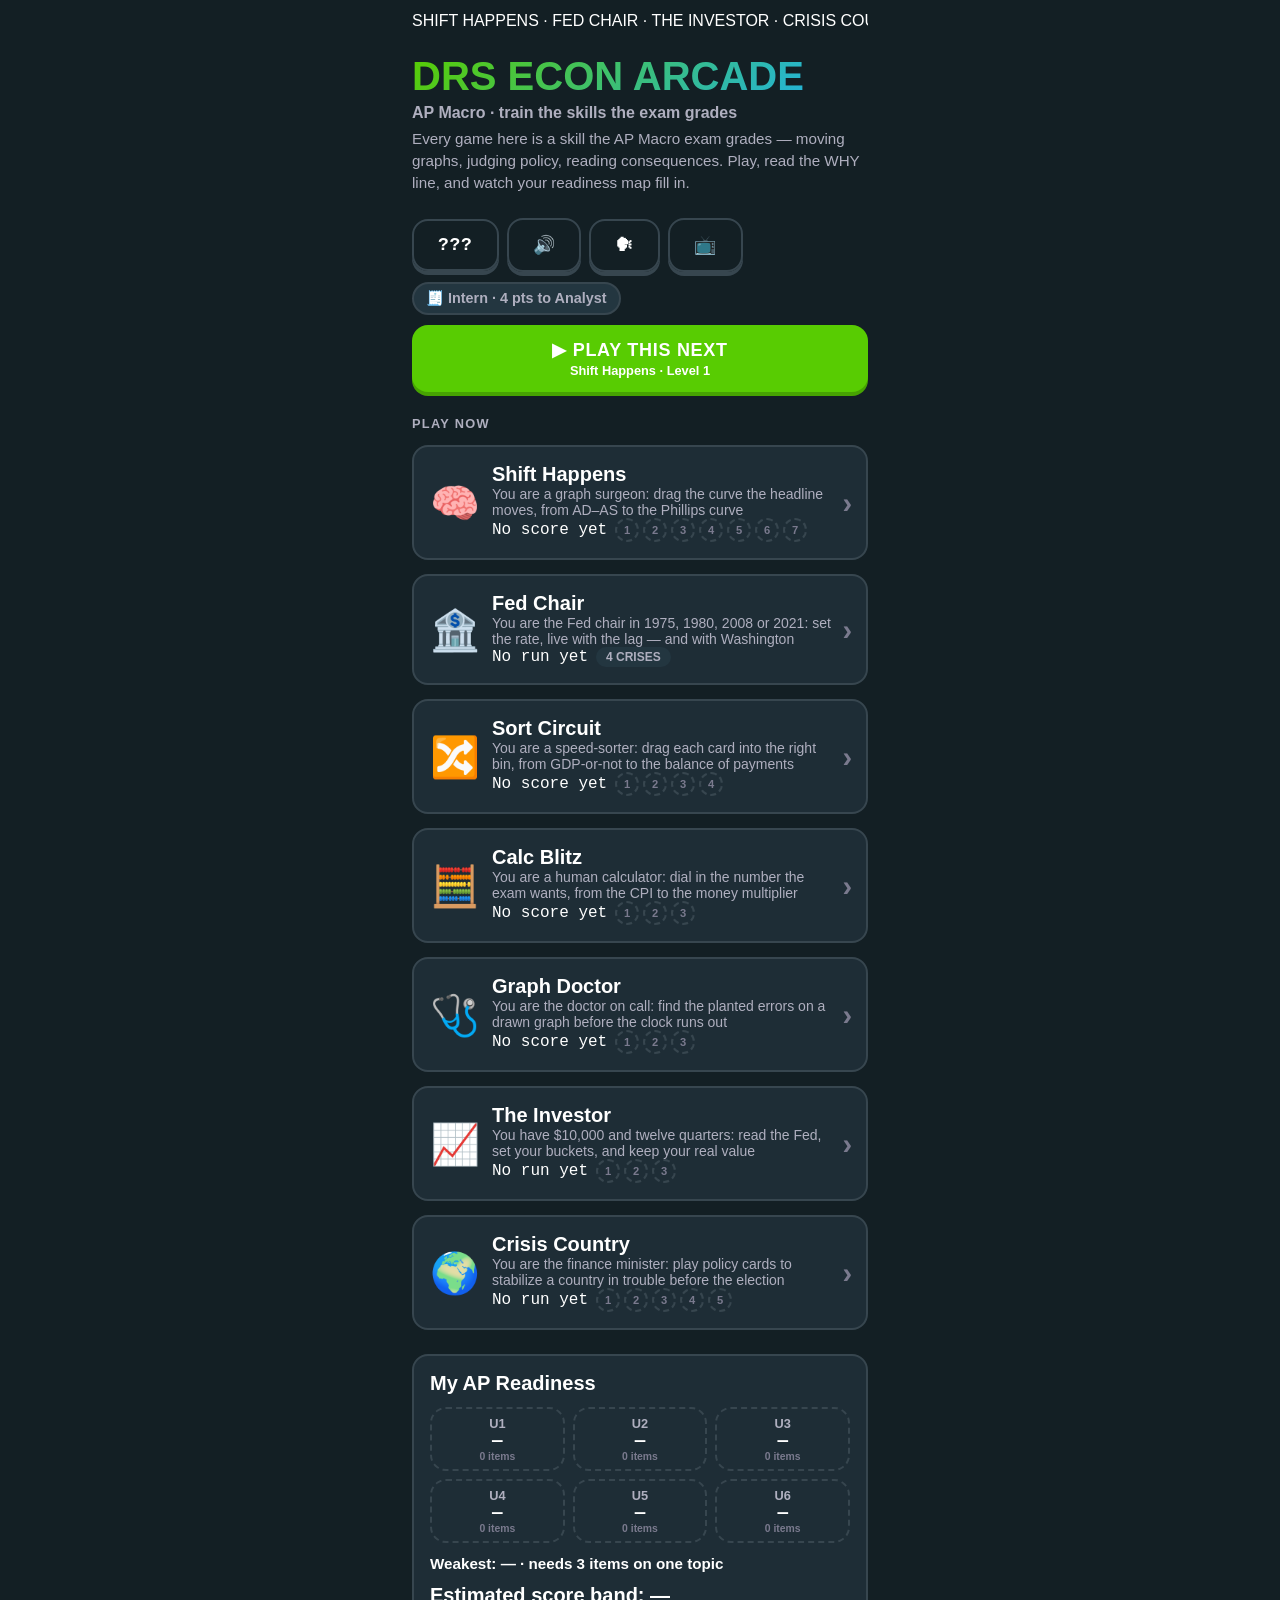
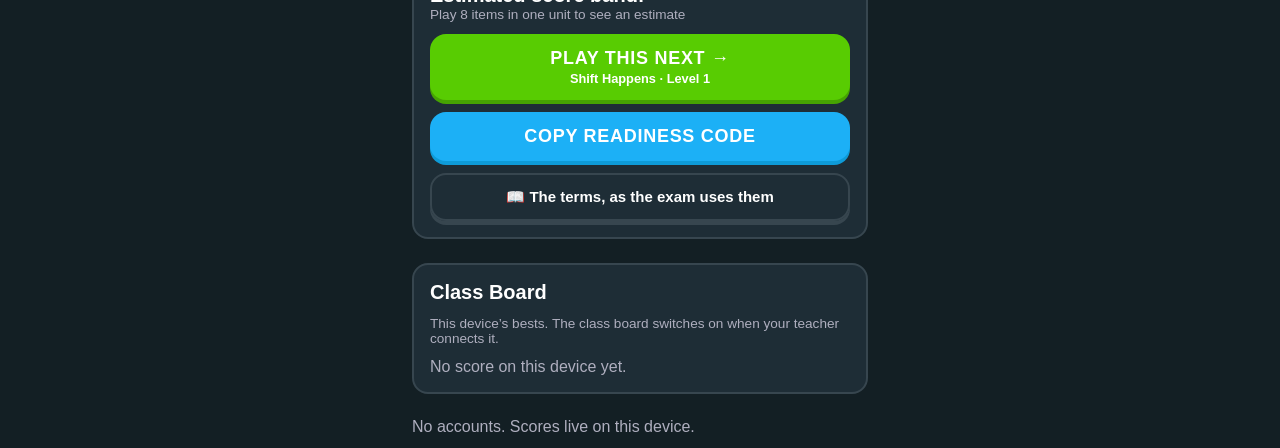
<file: index.html>
<!DOCTYPE html>
<html lang="en">
<head>
<meta charset="utf-8">
<meta name="viewport" content="width=device-width, initial-scale=1">
<title>DRS Econ Arcade</title>
<!-- The arcade is static pages that talk to almost nobody. The policy says so out loud: nothing
     loads that is not this origin's own scripts and stylesheet, the two Google Fonts hosts, or a
     data: favicon. connect-src names the one place a page may ever send anything: the class
     leaderboard's Apps Script endpoint set in shared/leaderboard.js, which receives initials, a
     game, a level, a score and title points on a new personal best, and nothing else. Inline game
     scripts are why 'unsafe-inline' is in script-src; frame-ancestors is ignored in a meta tag, so
     the frame-buster below and vercel.json's real headers cover clickjacking. -->
<meta http-equiv="Content-Security-Policy" content="default-src 'none'; script-src 'self' 'unsafe-inline'; style-src 'self' 'unsafe-inline' https://fonts.googleapis.com; font-src https://fonts.gstatic.com; img-src 'self' data:; connect-src https://script.google.com https://script.googleusercontent.com; base-uri 'none'; form-action 'none'">
<meta name="referrer" content="no-referrer">
<link rel="icon" href="data:,">
<link rel="preconnect" href="https://fonts.googleapis.com">
<link rel="preconnect" href="https://fonts.gstatic.com" crossorigin>
<link rel="stylesheet" href="shared/arcade.css?v=20260903f">
</head>
<body>

<main class="app hub">

  <div class="marquee" aria-hidden="true">
    <div class="marquee-inner">SHIFT HAPPENS · FED CHAIR · THE INVESTOR · CRISIS COUNTRY · SORT CIRCUIT · CALC BLITZ · GRAPH DOCTOR · SHIFT HAPPENS · FED CHAIR · THE INVESTOR · CRISIS COUNTRY · SORT CIRCUIT · CALC BLITZ · GRAPH DOCTOR · </div>
  </div>

  <header class="stack hub-head">
    <h1 class="h1">DRS ECON ARCADE</h1>
    <p class="muted hub-tagline">AP Macro · train the skills the exam grades</p>
    <p class="muted hub-intro">Every game here is a skill the AP Macro exam grades — moving graphs, judging policy, reading consequences. Play, read the WHY line, and watch your readiness map fill in.</p>
  </header>

  <!-- The player's chrome: who they are and the three switches on one row, their rank on the next. -->
  <div class="stack hub-controls">
    <div class="row wrap">
      <button type="button" class="btn btn-ghost mono" id="initialsBtn" aria-label="Set your three-letter initials">???</button>
      <button type="button" class="btn btn-ghost" id="muteBtn" aria-label="Sound on or off" aria-pressed="false">🔊</button>
      <button type="button" class="btn btn-ghost" id="voiceBtn" aria-label="Read-aloud voice on or off" aria-pressed="false">🗣</button>
      <button type="button" class="btn btn-ghost" id="bigTypeBtn" aria-label="Arcade Night big-type mode" aria-pressed="false">📺</button>
    </div>
    <span class="title-chip" id="titleChip"></span>
    <!-- The one tap a returning student needs: the level the readiness map says to play next. -->
    <a class="btn btn-block play-next" id="playNextTop" href="games/shift-happens.html?level=1"><span>▶ Play this next</span><span class="play-next-label" id="playNextTopLabel">Shift Happens · Level 1</span></a>
  </div>

  <section class="stack games" aria-labelledby="playTitle">
    <h2 class="section-title" id="playTitle">Play now</h2>

    <a class="panel game-card" href="games/shift-happens.html">
      <div class="game-emoji" aria-hidden="true">🧠</div>
      <div class="game-info">
        <div class="game-title">Shift Happens</div>
        <div class="game-blurb">You are a graph surgeon: drag the curve the headline moves, from AD–AS to the Phillips curve</div>
        <div class="row">
          <span class="game-best" id="bestShift">No score yet</span>
          <span class="row medal-row" id="medalsShift"></span>
        </div>
      </div>
      <span class="game-go" aria-hidden="true">›</span>
    </a>

    <a class="panel game-card" href="games/fed-chair.html">
      <div class="game-emoji" aria-hidden="true">🏦</div>
      <div class="game-info">
        <div class="game-title">Fed Chair</div>
        <div class="game-blurb">You are the Fed chair in 1975, 1980, 2008 or 2021: set the rate, live with the lag — and with Washington</div>
        <div class="row">
          <span class="game-best" id="bestFed">No run yet</span>
          <span class="tag">4 crises</span>
        </div>
      </div>
      <span class="game-go" aria-hidden="true">›</span>
    </a>

    <a class="panel game-card" href="games/sort-circuit.html">
      <div class="game-emoji" aria-hidden="true">🔀</div>
      <div class="game-info">
        <div class="game-title">Sort Circuit</div>
        <div class="game-blurb">You are a speed-sorter: drag each card into the right bin, from GDP-or-not to the balance of payments</div>
        <div class="row">
          <span class="game-best" id="bestSort">No score yet</span>
          <span class="row medal-row" id="medalsSort"></span>
        </div>
      </div>
      <span class="game-go" aria-hidden="true">›</span>
    </a>

    <a class="panel game-card" href="games/calc-blitz.html">
      <div class="game-emoji" aria-hidden="true">🧮</div>
      <div class="game-info">
        <div class="game-title">Calc Blitz</div>
        <div class="game-blurb">You are a human calculator: dial in the number the exam wants, from the CPI to the money multiplier</div>
        <div class="row">
          <span class="game-best" id="bestCalc">No score yet</span>
          <span class="row medal-row" id="medalsCalc"></span>
        </div>
      </div>
      <span class="game-go" aria-hidden="true">›</span>
    </a>

    <a class="panel game-card" href="games/graph-doctor.html">
      <div class="game-emoji" aria-hidden="true">🩺</div>
      <div class="game-info">
        <div class="game-title">Graph Doctor</div>
        <div class="game-blurb">You are the doctor on call: find the planted errors on a drawn graph before the clock runs out</div>
        <div class="row">
          <span class="game-best" id="bestDoctor">No score yet</span>
          <span class="row medal-row" id="medalsDoctor"></span>
        </div>
      </div>
      <span class="game-go" aria-hidden="true">›</span>
    </a>

    <a class="panel game-card" href="games/investor.html">
      <div class="game-emoji" aria-hidden="true">📈</div>
      <div class="game-info">
        <div class="game-title">The Investor</div>
        <div class="game-blurb">You have $10,000 and twelve quarters: read the Fed, set your buckets, and keep your real value</div>
        <div class="row">
          <span class="game-best" id="bestInvestor">No run yet</span>
          <span class="row medal-row" id="medalsInvestor"></span>
        </div>
      </div>
      <span class="game-go" aria-hidden="true">›</span>
    </a>

    <a class="panel game-card" href="games/crisis-country.html">
      <div class="game-emoji" aria-hidden="true">🌍</div>
      <div class="game-info">
        <div class="game-title">Crisis Country</div>
        <div class="game-blurb">You are the finance minister: play policy cards to stabilize a country in trouble before the election</div>
        <div class="row">
          <span class="game-best" id="bestCrisis">No run yet</span>
          <span class="row medal-row" id="medalsCrisis"></span>
        </div>
      </div>
      <span class="game-go" aria-hidden="true">›</span>
    </a>
  </section>

  <section class="panel readiness stack">
    <h2 class="panel-title">My AP Readiness</h2>
    <div class="stack" id="readinessBody">Play a level to see your heat map</div>
    <!-- The CED's terms, one definition a tap: the words every WHY line and every exam item is written in. -->
    <button type="button" class="btn btn-ghost btn-block btn-sm glossary-btn">📖 The terms, as the exam uses them</button>
  </section>

  <!-- The class board: every student's bests, read from the class endpoint named in
       shared/leaderboard.js, or this device's bests until a class is connected. In Arcade Night
       (big type) it leads the column and re-reads itself while the projector is up. -->
  <section class="panel board stack" id="board" aria-labelledby="boardTitle">
    <div class="row board-head">
      <h2 class="panel-title" id="boardTitle">Class Board</h2>
      <button type="button" class="btn btn-ghost btn-sm board-refresh" id="boardRefresh" aria-label="Refresh the class board" hidden>↻</button>
    </div>
    <div class="muted board-note" id="boardNote" role="status">This device’s bests.</div>
    <div class="row board-tabs" id="boardTabs" role="tablist" aria-label="Which board" hidden></div>
    <div class="stack board-rows" id="boardBody" role="list"></div>
  </section>

  <footer class="muted" id="footNote">No accounts. Scores live on this device.</footer>

</main>

<div class="sheet" id="initialsSheet" role="dialog" aria-label="Set your three-letter initials" hidden>
  <div class="stack">
    <div class="stack" id="initialsMount"></div>
    <button type="button" class="btn btn-ghost btn-block" id="initialsClose">Close</button>
  </div>
</div>

<script>
/* Nothing here is ever meant to run inside someone else's frame: break out, or go blank. First
   statement of the first inline script, ahead of every other script on the page, the same as both
   games: a frame-buster that runs after the app has loaded has already let the app load. */
if (self !== top) { try { top.location = self.location; } catch (e) { document.documentElement.hidden = true; } }
</script>

<script src="shared/arcade.js?v=20260903f"></script>
<script src="shared/leaderboard.js?v=20260903f"></script>
<script src="shared/glossary.js?v=20260903f"></script>
<script>
/* ================================================================================
   THE HUB — the one page students bookmark. Sections: elements · game cards ·
   readiness · class board · controls · boot.
   Every figure here is read back out of localStorage through Arcade: the bests and
   medals the games wrote, and arcade.mastery, which readiness() turns into the heat
   map, the weakest topic, the score estimate, the next level to play and the code
   students paste into Schoology. shared/arcade.js is a plain script tag, so every
   use of Arcade stays behind the guard below.
   ================================================================================ */
(function () {
  'use strict';
  if (typeof Arcade === 'undefined' || typeof Leaderboard === 'undefined') return;

  var GOOD = 0.80;                    // the heat map's three bands
  var WARN = 0.60;
  var RANKS = ['🥇', '🥈', '🥉'];
  var SHIFT_LEVELS = 7;               // Shift Happens levels, for the medal row
  var SORT_DECKS = 4;                 // Sort Circuit decks, for its medal row
  var CALC_LADDERS = 3;               // Calc Blitz ladders, for its medal row
  var DOCTOR_WARDS = 3;               // Graph Doctor wards, for its medal row
  var INVESTOR_RUNS = 3;              // The Investor's runs, for its medal row
  var CRISES = 5;                     // Crisis Country's crises, for its medal row
  /** Which CED unit each Shift level's Exam Sprint certifies. @type {Record<number, number>} */
  var LEVEL_UNIT = { 1: 3, 2: 3, 3: 3, 4: 4, 5: 5, 6: 6, 7: 5 };
  /** Which CED unit each Sort Circuit deck's Exam Sprint certifies. @type {Record<number, number>} */
  var DECK_UNIT = { 1: 2, 2: 4, 3: 3, 4: 6 };
  /** Which CED unit each Calc Blitz ladder's Exam Sprint certifies. @type {Record<number, number>} */
  var LADDER_UNIT = { 1: 2, 2: 3, 3: 4 };
  /** Which CED unit each Graph Doctor ward's Exam Sprint certifies. @type {Record<number, number>} */
  var WARD_UNIT = { 1: 3, 2: 4, 3: 6 };
  /** Every Investor run certifies Unit 4 (financial assets, real vs nominal, transmission). @type {Record<number, number>} */
  var RUN_UNIT = { 1: 4, 2: 4, 3: 4 };
  /** Which CED unit each Crisis Country crisis's Exit Exam certifies. @type {Record<number, number>} */
  var CRISIS_UNIT = { 1: 3, 2: 4, 3: 6, 4: 5, 5: 6 };

  /* ===== ELEMENTS ===== */

  /** @param {string} id @returns {any} */
  function byId(id) { return document.getElementById(id); }
  /** @param {string} cls @param {string} [text] @returns {any} a block node */
  function fill(cls, text) {
    var node = document.createElement('div');
    if (cls) node.className = cls;
    if (text !== undefined) node.textContent = text;
    return node;
  }
  /** @param {string} cls @param {string} text @returns {any} a phrasing node, legal inside a link */
  function chip(cls, text) {
    var node = document.createElement('span');
    if (cls) node.className = cls;
    node.textContent = text;
    return node;
  }
  /** @param {number} n @returns {string} 1450 -> "1,450" */
  function commas(n) { return Number(n).toLocaleString('en-US'); }
  /** @param {number} acc 0-1 @returns {string} */
  function pct(acc) { return Math.round(acc * 100) + '%'; }
  /** @param {number} n @returns {string} */
  function items(n) { return n === 1 ? '1 item' : n + ' items'; }

  var initialsBtn = byId('initialsBtn'), initialsSheet = byId('initialsSheet'), initialsMount = byId('initialsMount');
  var bestShift = byId('bestShift'), medalsShift = byId('medalsShift'), bestFed = byId('bestFed');
  var bestSort = byId('bestSort'), medalsSort = byId('medalsSort');
  var bestCalc = byId('bestCalc'), medalsCalc = byId('medalsCalc');
  var bestDoctor = byId('bestDoctor'), medalsDoctor = byId('medalsDoctor');
  var bestInvestor = byId('bestInvestor'), medalsInvestor = byId('medalsInvestor');
  var bestCrisis = byId('bestCrisis'), medalsCrisis = byId('medalsCrisis');
  var titleChip = byId('titleChip');
  var readinessBody = byId('readinessBody');

  /* ===== GAME CARDS — the bests and medals the games left on this device ===== */

  /** @param {string} key an arcade.*.progress key @returns {any} its levels, or {} when nothing has been played */
  function progressLevels(key) {
    var p = Arcade.store.get(key, null);
    return p && typeof p === 'object' && p.levels && typeof p.levels === 'object' ? p.levels : {};
  }
  function shiftLevels() { return progressLevels('arcade.shift.progress'); }
  function sortLevels() { return progressLevels('arcade.sort.progress'); }
  function calcLevels() { return progressLevels('arcade.calc.progress'); }
  function doctorLevels() { return progressLevels('arcade.doctor.progress'); }
  function investorLevels() { return progressLevels('arcade.investor.progress'); }
  function crisisLevels() { return progressLevels('arcade.crisis.progress'); }

  /** One pip per level, lettered with its medal.
   *  @param {any} row @param {any} levels @param {number} count @param {string} noun 'Level' or 'Deck' */
  function paintPips(row, levels, count, noun) {
    row.textContent = '';
    for (var n = 1; n <= count; n += 1) {
      var rec = levels[String(n)];
      var medal = Arcade.safeMedal(rec && rec.medal);   // stored strings never pick their own class
      var pip = chip('medal mini ' + medal, medal === 'none' ? String(n) : medal.charAt(0).toUpperCase());
      pip.setAttribute('aria-label', noun + ' ' + n + ': ' + (medal === 'none' ? 'no medal yet' : medal + ' medal'));
      row.appendChild(pip);
    }
  }

  function renderBests() {
    var shift = Arcade.bests('shift');
    bestShift.textContent = shift
      ? 'Best ' + commas(shift.score) + ' · ' + shift.initials + (shift.level ? ' · L' + shift.level : '')
      : 'No score yet';
    paintPips(medalsShift, shiftLevels(), SHIFT_LEVELS, 'Level');

    var sort = Arcade.bests('sort');
    bestSort.textContent = sort
      ? 'Best ' + commas(sort.score) + ' · ' + sort.initials + (sort.level ? ' · Deck ' + sort.level : '')
      : 'No score yet';
    paintPips(medalsSort, sortLevels(), SORT_DECKS, 'Deck');

    var calc = Arcade.bests('calc');
    bestCalc.textContent = calc
      ? 'Best ' + commas(calc.score) + ' · ' + calc.initials + (calc.level ? ' · Ladder ' + calc.level : '')
      : 'No score yet';
    paintPips(medalsCalc, calcLevels(), CALC_LADDERS, 'Ladder');

    var doctor = Arcade.bests('doctor');
    bestDoctor.textContent = doctor
      ? 'Best ' + commas(doctor.score) + ' · ' + doctor.initials + (doctor.level ? ' · Ward ' + doctor.level : '')
      : 'No score yet';
    paintPips(medalsDoctor, doctorLevels(), DOCTOR_WARDS, 'Ward');

    // The Investor's best is a real portfolio value in dollars.
    var investor = Arcade.bests('investor');
    bestInvestor.textContent = investor
      ? 'Best real $' + commas(investor.score) + ' · ' + investor.initials + (investor.level ? ' · Run ' + investor.level : '')
      : 'No run yet';
    paintPips(medalsInvestor, investorLevels(), INVESTOR_RUNS, 'Run');

    var crisis = Arcade.bests('crisis');
    bestCrisis.textContent = crisis
      ? 'Best ' + commas(crisis.score) + ' · ' + crisis.initials + (crisis.level ? ' · Crisis ' + crisis.level : '')
      : 'No run yet';
    paintPips(medalsCrisis, crisisLevels(), CRISES, 'Crisis');

    // Fed Chair's best is the AP stamp the run earned, 1-5, not a score.
    var fed = Arcade.bests('fed');
    bestFed.textContent = fed ? 'Best stamp: ' + fed.score + ' · ' + fed.initials : 'No run yet';

    // The title runs off the same two records the cards do, so it is rendered with them.
    var title = Arcade.titleFor();
    var owed = title.next ? (title.next.need === 1 ? '1 pt' : title.next.need + ' pts') : '';
    titleChip.textContent = title.emoji + ' ' + title.name
      + (title.next ? ' · ' + owed + ' to ' + title.next.name : '');
  }

  /* ===== MY AP READINESS — six units, the weakest topic, the estimate, the code ===== */

  /** @param {number|null} acc @returns {string} the .heat-cell state class */
  function heatState(acc) {
    if (acc === null) return 'none';
    if (acc >= GOOD) return 'good';
    if (acc >= WARN) return 'warn';
    return 'bad';
  }

  /** The units wearing an "Exam Ready" ribbon: a clean Exam Sprint on a level of that unit.
   *  Levels 1–3 are Unit 3, the money market is Unit 4, loanable funds and the Phillips curve are
   *  Unit 5, and the dollar market is Unit 6. Sort Circuit's decks certify Units 2, 4, 3 and 6;
   *  Calc Blitz's ladders certify Units 2, 3 and 4; Graph Doctor's wards certify Units 3, 4 and 6; every Investor run certifies Unit 4; Crisis Country's crises certify 3, 4, 6, 5, 6.
   *  @returns {number[]} */
  function examReadyUnits() {
    var out = [];
    /** @param {any} levels @param {number} count @param {Record<number, number>} unitOf */
    function collect(levels, count, unitOf) {
      for (var n = 1; n <= count; n += 1) {
        var rec = levels[String(n)];
        var unit = unitOf[n];
        if (rec && rec.examPerfect && out.indexOf(unit) < 0) out.push(unit);
      }
    }
    collect(shiftLevels(), SHIFT_LEVELS, LEVEL_UNIT);
    collect(sortLevels(), SORT_DECKS, DECK_UNIT);
    collect(calcLevels(), CALC_LADDERS, LADDER_UNIT);
    collect(doctorLevels(), DOCTOR_WARDS, WARD_UNIT);
    collect(investorLevels(), INVESTOR_RUNS, RUN_UNIT);
    collect(crisisLevels(), CRISES, CRISIS_UNIT);
    return out.sort();
  }

  /** The expansion under a tapped cell: every topic of that unit the student has answered.
   *  @param {any} unit one of readiness().units @returns {any} */
  function topicList(unit) {
    var box = fill('panel heat-detail');
    box.appendChild(fill('heat-detail-title', 'Unit ' + unit.unit + ' · ' + unit.name));
    if (!unit.topics.length) {
      box.appendChild(fill('muted', 'No items yet'));
      return box;
    }
    unit.topics.forEach(function (topic) {
      var row = fill('stat-row');
      row.appendChild(chip('', topic.ced + ' ' + topic.name));
      row.appendChild(chip('mono', topic.right + '/' + topic.total + ' · ' + pct(topic.acc)));
      box.appendChild(row);
    });
    return box;
  }

  /** The count chip under a heat cell. A unit the estimate is not allowed to listen to yet says
   *  how far off it is — "3/8 items" — rather than pretending its percentage means something.
   *  @param {any} unit @returns {string} */
  function heatCount(unit) {
    if (unit.total > 0 && !unit.counted) return unit.total + '/' + Arcade.MIN_UNIT_ITEMS + ' items';
    return items(unit.total);
  }

  /** One heat cell: a button that opens its unit's topics in the row beneath it.
   *  @param {any} unit @param {any} grid the .heat grid the cell lives in @returns {any} */
  function heatCell(unit, grid) {
    var cell = document.createElement('button');
    cell.type = 'button';
    cell.className = 'panel heat-cell ' + heatState(unit.acc);
    cell.setAttribute('aria-expanded', 'false');
    cell.setAttribute('aria-label', 'Unit ' + unit.unit + ' ' + unit.name + ', '
      + (unit.acc === null ? 'no items yet' : pct(unit.acc) + ' of ' + items(unit.total))
      + (unit.total > 0 && !unit.counted
        ? ', ' + unit.total + ' of ' + Arcade.MIN_UNIT_ITEMS + ' items needed before it counts towards the estimate'
        : ''));
    cell.appendChild(chip('heat-unit', 'U' + unit.unit));
    cell.appendChild(chip('heat-acc mono', unit.acc === null ? '—' : pct(unit.acc)));
    cell.appendChild(chip('heat-count', heatCount(unit)));
    cell.addEventListener('click', function () {
      var open = cell.getAttribute('aria-expanded') === 'true';
      var showing = grid.querySelector('.heat-detail');
      if (showing) showing.parentNode.removeChild(showing);
      var cells = grid.querySelectorAll('.heat-cell');
      for (var i = 0; i < cells.length; i += 1) cells[i].setAttribute('aria-expanded', 'false');
      if (open) return;                 // a second tap on the open cell closes it
      cell.setAttribute('aria-expanded', 'true');
      grid.insertBefore(topicList(unit), cell.nextSibling);
    });
    return cell;
  }

  /** Copy the readiness code, or reveal it for a long-press when the clipboard refuses.
   *  @param {any} out the read-only textarea that holds the code when copying fails */
  var copyBusy = false;
  function copyCode(out) {
    if (copyBusy) return;               // a double tap is one copy, and therefore one toast
    copyBusy = true;
    var code = Arcade.readinessCode();
    Arcade.copyText(code).then(function (ok) {
      copyBusy = false;
      if (ok) {
        out.hidden = true;
        Arcade.toast('Copied — paste into Schoology');
        return;
      }
      out.value = code;
      out.hidden = false;
      out.select();
      Arcade.toast('Copy failed — long-press to select');
    });
  }

  function renderReadiness() {
    var r = Arcade.readiness();
    byId('playNextTop').href = r.playNext.url;           // the same recommendation, one tap from the top
    byId('playNextTopLabel').textContent = r.playNext.label;
    readinessBody.textContent = '';

    var grid = fill('heat');
    r.units.forEach(function (unit) { grid.appendChild(heatCell(unit, grid)); });
    readinessBody.appendChild(grid);

    var ready = examReadyUnits();
    if (ready.length) {
      var ribbons = fill('row');
      ready.forEach(function (u) { ribbons.appendChild(chip('ribbon', 'U' + u + ' Exam Ready')); });
      readinessBody.appendChild(ribbons);
    }

    readinessBody.appendChild(fill('weakest', r.weakest
      ? 'Weakest: ' + r.weakest.ced + ' ' + r.weakest.name + ' · ' + pct(r.weakest.acc)
      : 'Weakest: — · needs 3 items on one topic'));

    var counted = r.units.filter(function (u) { return u.counted; });
    var band = fill('');
    band.appendChild(fill('band', 'Estimated score band: ' + (r.band ? r.band.score : '—')));
    band.appendChild(fill('muted band-note', r.band
      ? 'A rough estimate, weighted by unit, from the '
        + (counted.length === 1 ? 'one unit' : counted.length + ' units')
        + ' with ' + Arcade.MIN_UNIT_ITEMS + ' items or more. Thinner units are shown above but not counted.'
      : 'Play ' + Arcade.MIN_UNIT_ITEMS + ' items in one unit to see an estimate'
        + (r.answered ? ' · ' + items(r.answered) + ' answered so far' : '')));
    readinessBody.appendChild(band);

    var next = document.createElement('a');
    next.className = 'btn btn-block play-next';
    next.href = r.playNext.url;
    next.appendChild(chip('', 'Play this next →'));
    next.appendChild(chip('play-next-label', r.playNext.label));
    readinessBody.appendChild(next);

    var out = document.createElement('textarea');
    out.className = 'code-out';
    out.readOnly = true;
    out.hidden = true;
    out.setAttribute('aria-label', 'Your readiness code');
    var copy = document.createElement('button');
    copy.type = 'button';
    copy.className = 'btn btn-blue btn-block';
    copy.textContent = 'Copy readiness code';
    copy.addEventListener('click', function () { copyCode(out); });
    readinessBody.appendChild(copy);
    readinessBody.appendChild(out);
  }

  /* ===== CLASS BOARD — every student's bests, or this device's until a class is connected =====
     shared/leaderboard.js reads the board; this paints it. `board` is the last successful read,
     null when there is none to show, and `boardTab` the game on screen. In Arcade Night the panel
     re-reads itself every refreshSeconds, so the projector moves as students post. */

  var boardNote = byId('boardNote'), boardTabs = byId('boardTabs'), boardBody = byId('boardBody');
  var boardRefresh = byId('boardRefresh'), footNote = byId('footNote');
  /** @type {any} */ var board = null;
  var boardTab = 'overall';
  var boardTimer = 0;
  var boardBusy = false;
  var TABS = [{ id: 'overall', label: 'Overall' }].concat(Leaderboard.GAME_IDS.map(function (id) {
    return { id: id, label: Leaderboard.GAMES[id].short };
  }));

  /** @returns {string} the tab the student last opened, while it is still a tab */
  function savedTab() {
    var t = Arcade.store.get('arcade.board.tab', 'overall');
    return TABS.some(function (x) { return x.id === t; }) ? t : 'overall';
  }

  function paintTabs() {
    boardTabs.textContent = '';
    TABS.forEach(function (t) {
      var b = document.createElement('button');
      b.type = 'button';
      b.className = 'btn btn-ghost btn-sm board-tab';
      b.textContent = t.label;
      b.setAttribute('role', 'tab');
      b.setAttribute('aria-selected', t.id === boardTab ? 'true' : 'false');
      b.addEventListener('click', function () {
        boardTab = t.id;
        Arcade.store.set('arcade.board.tab', t.id);
        paintTabs();
        paintBoard();
      });
      boardTabs.appendChild(b);
    });
  }

  /** @param {{rank:number, initials:string, value:string, sub:string, you:boolean}} r @returns {any} */
  function boardRow(r) {
    var row = fill('board-row' + (r.you ? ' you' : ''));
    row.setAttribute('role', 'listitem');
    if (r.you) row.setAttribute('aria-label', 'You, ' + r.initials + ', rank ' + r.rank + ', ' + r.value);
    row.appendChild(chip('board-rank mono', r.rank <= 3 ? RANKS[r.rank - 1] : String(r.rank)));
    var who = fill('board-who');
    who.appendChild(fill('board-initials mono', r.initials));
    if (r.sub) who.appendChild(fill('board-sub', r.sub));
    row.appendChild(who);
    row.appendChild(chip('board-value mono', r.value));
    return row;
  }

  function paintBoard() {
    boardBody.textContent = '';
    if (board) {
      var list = Leaderboard.withYou(Leaderboard.rows(board, boardTab), Arcade.initials(), 10);
      if (!list.length) {
        boardBody.appendChild(fill('muted', boardTab === 'overall'
          ? 'Nobody on the board yet. Set your initials, play a level, and be first.'
          : 'No one has posted a ' + Leaderboard.GAMES[boardTab].name + ' score yet.'));
      }
      list.forEach(function (r) { boardBody.appendChild(boardRow(r)); });
      return;
    }
    var rows = Leaderboard.deviceRows();
    if (!rows.length) { boardBody.appendChild(fill('muted', 'No score on this device yet.')); return; }
    rows.slice(0, 5).forEach(function (r, i) {
      boardBody.appendChild(boardRow({ rank: i + 1, initials: r.initials, value: r.value, sub: r.sub, you: false }));
    });
  }

  /** @param {number} ms @returns {string} "3:05 PM" */
  function clockOf(ms) { return new Date(ms).toLocaleTimeString('en-US', { hour: 'numeric', minute: '2-digit' }); }

  /** @param {string} state 'off' | 'loading' | 'live' | 'stale' | 'offline' */
  function paintBoardNote(state) {
    var when = board ? Date.parse(board.updated || '') : 0;
    if (state === 'live' && board) {
      boardNote.textContent = (board.className || 'Class') + ' · '
        + (board.players === 1 ? '1 player' : (board.players || 0) + ' players') + (when ? ' · read at ' + clockOf(when) : '');
    } else if (state === 'stale') {
      boardNote.textContent = 'Can’t reach the class board right now' + (when ? ' · last read at ' + clockOf(when) : '');
    } else if (state === 'loading') {
      boardNote.textContent = 'Reading the class board…';
    } else if (state === 'offline') {
      boardNote.textContent = 'Can’t reach the class board right now. This device’s bests:';
    } else {
      boardNote.textContent = 'This device’s bests. The class board switches on when your teacher connects it.';
    }
    footNote.textContent = Leaderboard.configured()
      ? 'No accounts. Scores live on this device; a new best posts to the class board as initials only.'
      : 'No accounts. Scores live on this device.';
  }

  /** Post anything still waiting, read the board, paint it. A read that fails keeps the last
   *  board on screen rather than dropping the projector back to one device's bests.
   *  @returns {Promise<void>} */
  function refreshBoard() {
    if (!Leaderboard.configured()) {
      board = null;
      boardTabs.hidden = true;
      boardRefresh.hidden = true;
      paintBoardNote('off');
      paintBoard();
      return Promise.resolve();
    }
    if (boardBusy) return Promise.resolve();
    boardBusy = true;
    boardRefresh.hidden = false;
    boardRefresh.disabled = true;
    if (!board) paintBoardNote('loading');
    return Leaderboard.flush().then(function () { return Leaderboard.load(); }).then(function (b) {
      boardBusy = false;
      boardRefresh.disabled = false;
      if (b) {
        board = b;
        boardTab = savedTab();
        boardTabs.hidden = false;
        paintTabs();
        paintBoardNote('live');
      } else if (board) {
        paintBoardNote('stale');
      } else {
        boardTabs.hidden = true;
        paintBoardNote('offline');
      }
      paintBoard();
    });
  }

  /** In Arcade Night the projector re-reads on its own; anywhere else a visit is enough. */
  function scheduleBoard() {
    if (boardTimer) { clearInterval(boardTimer); boardTimer = 0; }
    if (!Leaderboard.configured() || !document.documentElement.classList.contains('big-type')) return;
    boardTimer = setInterval(function () { if (!document.hidden) refreshBoard(); }, Leaderboard.config().refreshSeconds * 1000);
  }

  /* ===== CONTROLS — sound, voice, Arcade Night and the initials chip ===== */

  /** Every open and close bumps this, so a close still sliding out cannot hide a sheet that has
   *  been reopened behind it. */
  var initialsSeq = 0;
  /** The focus trap's release while the sheet is open; it hands focus back to the chip. */
  /** @type {(() => void)|null} */ var releaseInitials = null;

  /** @param {boolean} open the initials sheet is mounted while it is open and emptied when it closes */
  function showInitials(open) {
    initialsSeq += 1;
    var seq = initialsSeq;
    initialsBtn.setAttribute('aria-expanded', open ? 'true' : 'false');
    if (!open) {
      if (initialsSheet.hidden) return;
      // Released before the slide-out, so focus is back on the chip while the sheet is still
      // visibly leaving — and never lands on a control that is about to be `hidden`.
      if (releaseInitials) { var release = releaseInitials; releaseInitials = null; release(); }
      // The sheet slides out first and leaves the page after: setting `hidden` in the same tick as
      // the class removal skipped the animation entirely. Reduced motion still fires the (1 ms)
      // transitionend, and the timer covers a transition that never runs at all.
      initialsSheet.classList.remove('open');
      var timer = 0;
      /** @param {any} [ev] the transition that finished, when one did */
      var settle = function (ev) {
        // transitionend bubbles: the Close button's own 60 ms press transition would otherwise
        // end the slide before it had started.
        if (ev && ev.target !== initialsSheet) return;
        initialsSheet.removeEventListener('transitionend', settle);
        clearTimeout(timer);
        if (seq !== initialsSeq) return;
        initialsSheet.hidden = true;
        initialsMount.textContent = '';
      };
      timer = setTimeout(settle, 400);
      initialsSheet.addEventListener('transitionend', settle);
      return;
    }
    Arcade.initialsEntry(initialsMount, {
      onDone: function (value) {
        initialsBtn.textContent = value;
        paintBoard();                     // the student's own row is the one that lights up
        showInitials(false);
      }
    });
    initialsSheet.hidden = false;
    requestAnimationFrame(function () { initialsSheet.classList.add('open'); });
    // It is a role="dialog" that lives at the end of <body>, fourteen tab stops from the chip that
    // opens it. Focus goes into it, Tab stays in it, and Escape is a way out.
    releaseInitials = Arcade.trapFocus(initialsSheet, function () { showInitials(false); });
  }

  function wireControls() {
    Arcade.sfx.bindMuteButton(byId('muteBtn'));
    Arcade.voice.bindButton(byId('voiceBtn'));
    Arcade.mountBigTypeButton(byId('bigTypeBtn'));   // this also applies the stored Arcade Night state
    if (Arcade.mountGlossary) Arcade.mountGlossary();
    initialsBtn.textContent = Arcade.initials();
    initialsBtn.setAttribute('aria-expanded', 'false');
    // Debounced: a double tap on the chip used to open the sheet and close it again in one motion.
    initialsBtn.addEventListener('click', Arcade.debounced(function () {
      showInitials(initialsBtn.getAttribute('aria-expanded') !== 'true');
    }));
    byId('initialsClose').addEventListener('click', function () { showInitials(false); });
    boardRefresh.addEventListener('click', function () { refreshBoard(); });
    // Bound after Arcade's own toggle, so this runs once the big-type class has flipped.
    byId('bigTypeBtn').addEventListener('click', scheduleBoard);
    document.addEventListener('visibilitychange', function () { if (!document.hidden && boardTimer) refreshBoard(); });
  }

  /* ===== BOOT ===== */

  wireControls();
  renderBests();
  renderReadiness();
  refreshBoard();
  scheduleBoard();

  // A back-gesture out of a game restores this page from the bfcache, which replays no script: the
  // hub would still show the bests, medals, title and heat map it drew before the level was played.
  // The listeners wireControls() bound are restored with the page, so only the reads are repeated.
  window.addEventListener('pageshow', function (ev) {
    if (!ev.persisted) return;
    renderBests();
    renderReadiness();
    refreshBoard();
  });
}());
</script>

</body>
</html>
</file>
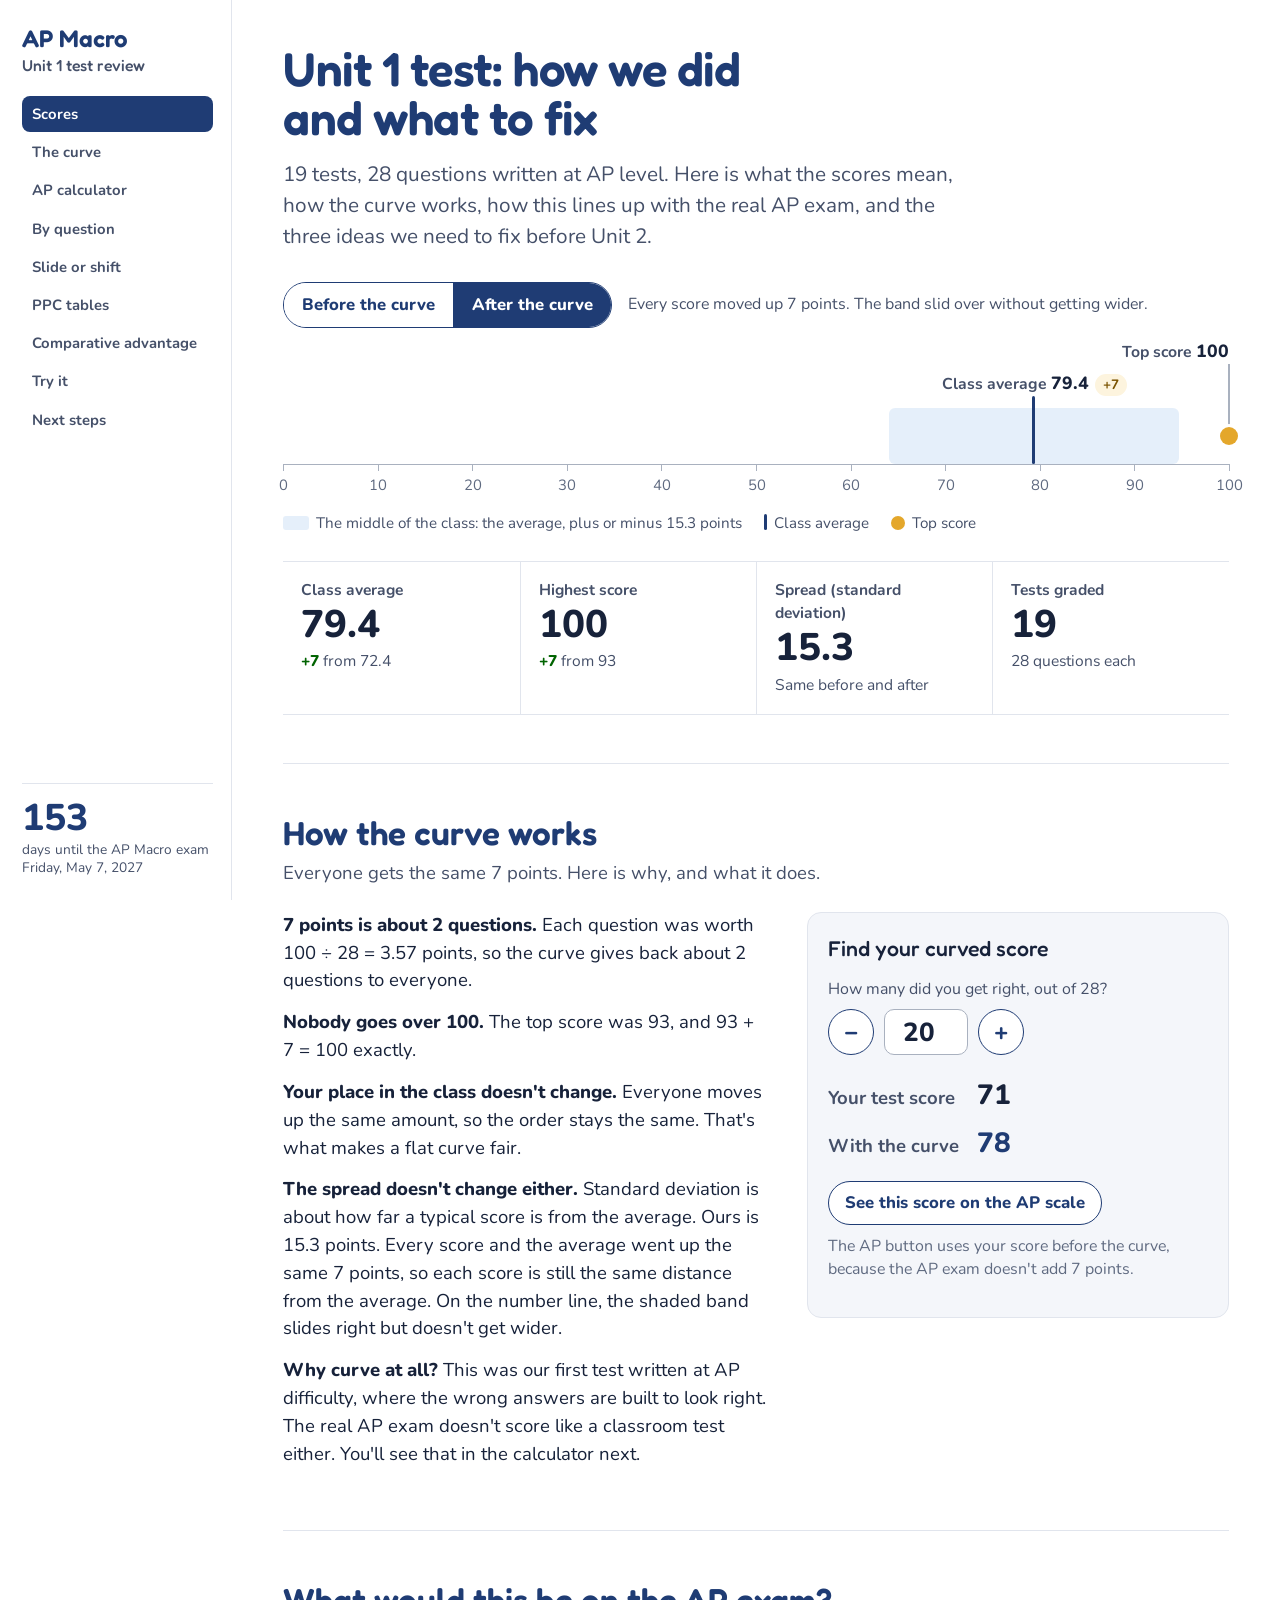
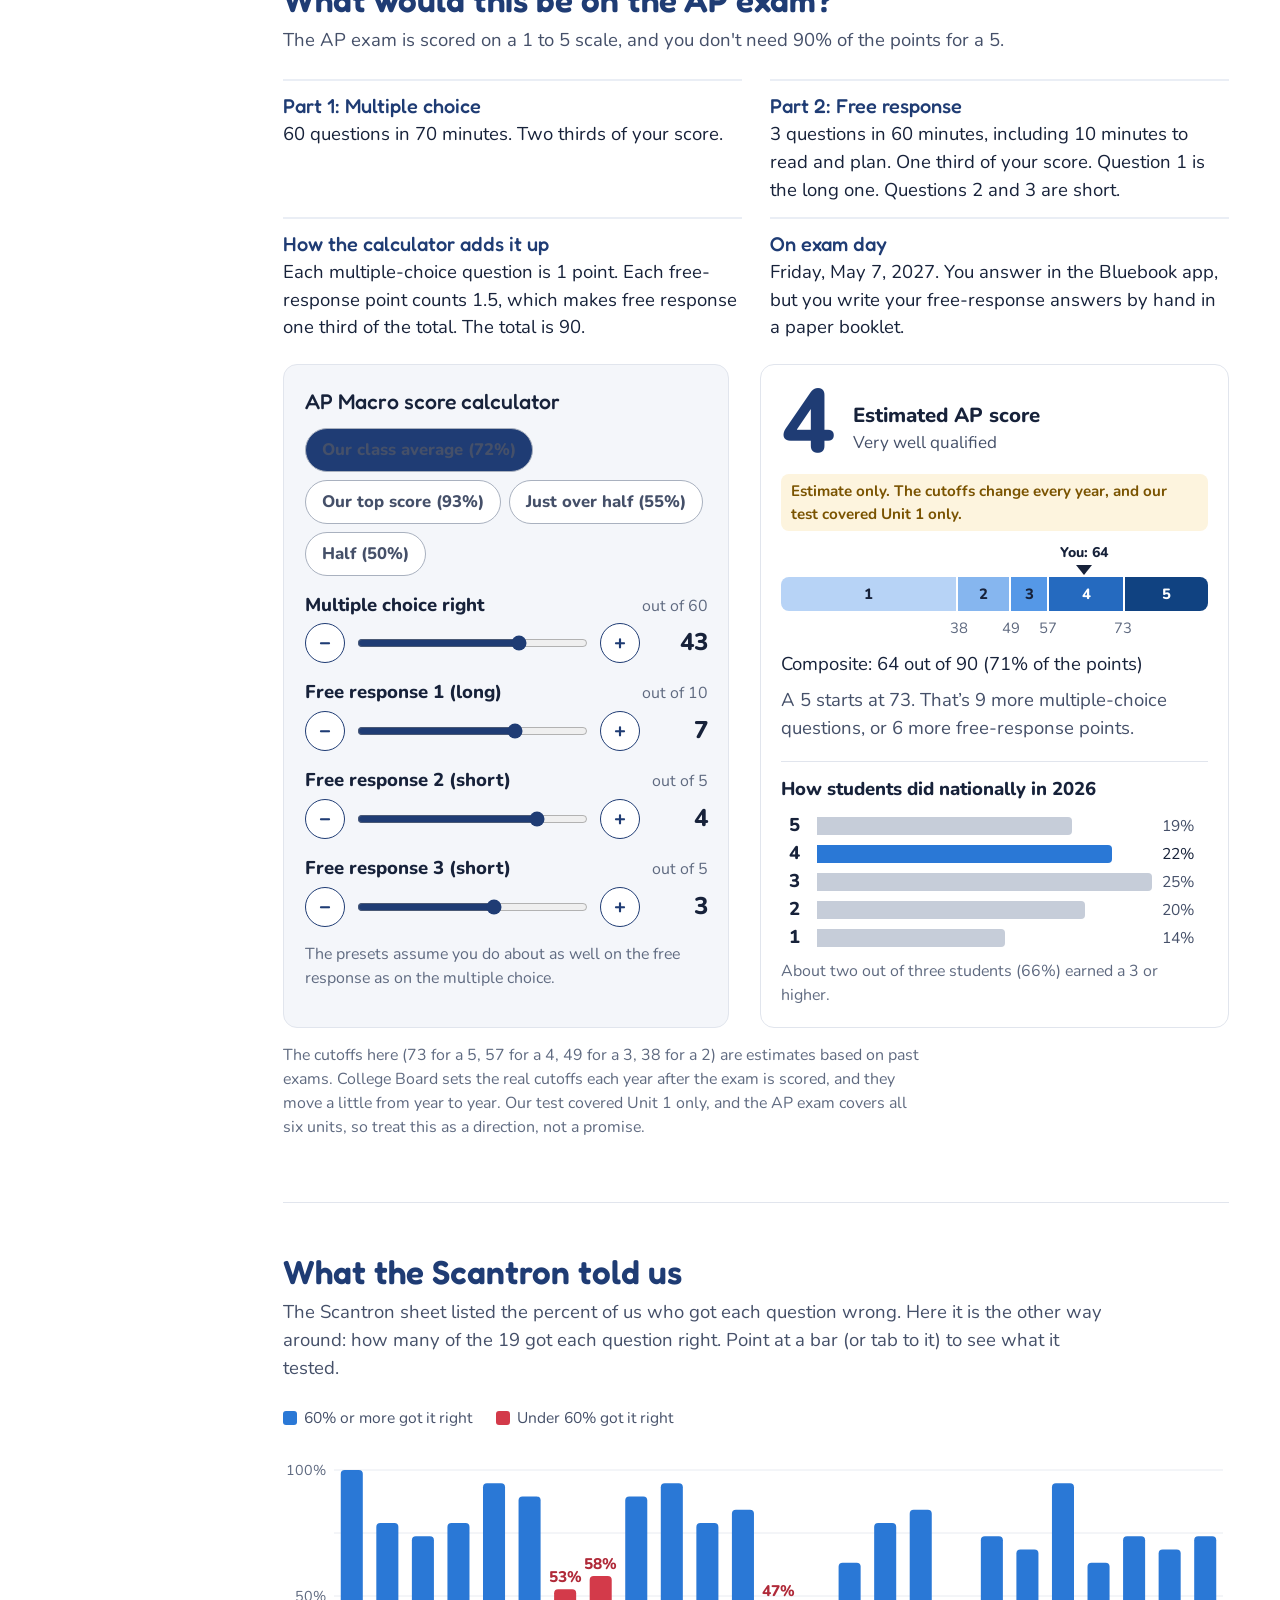
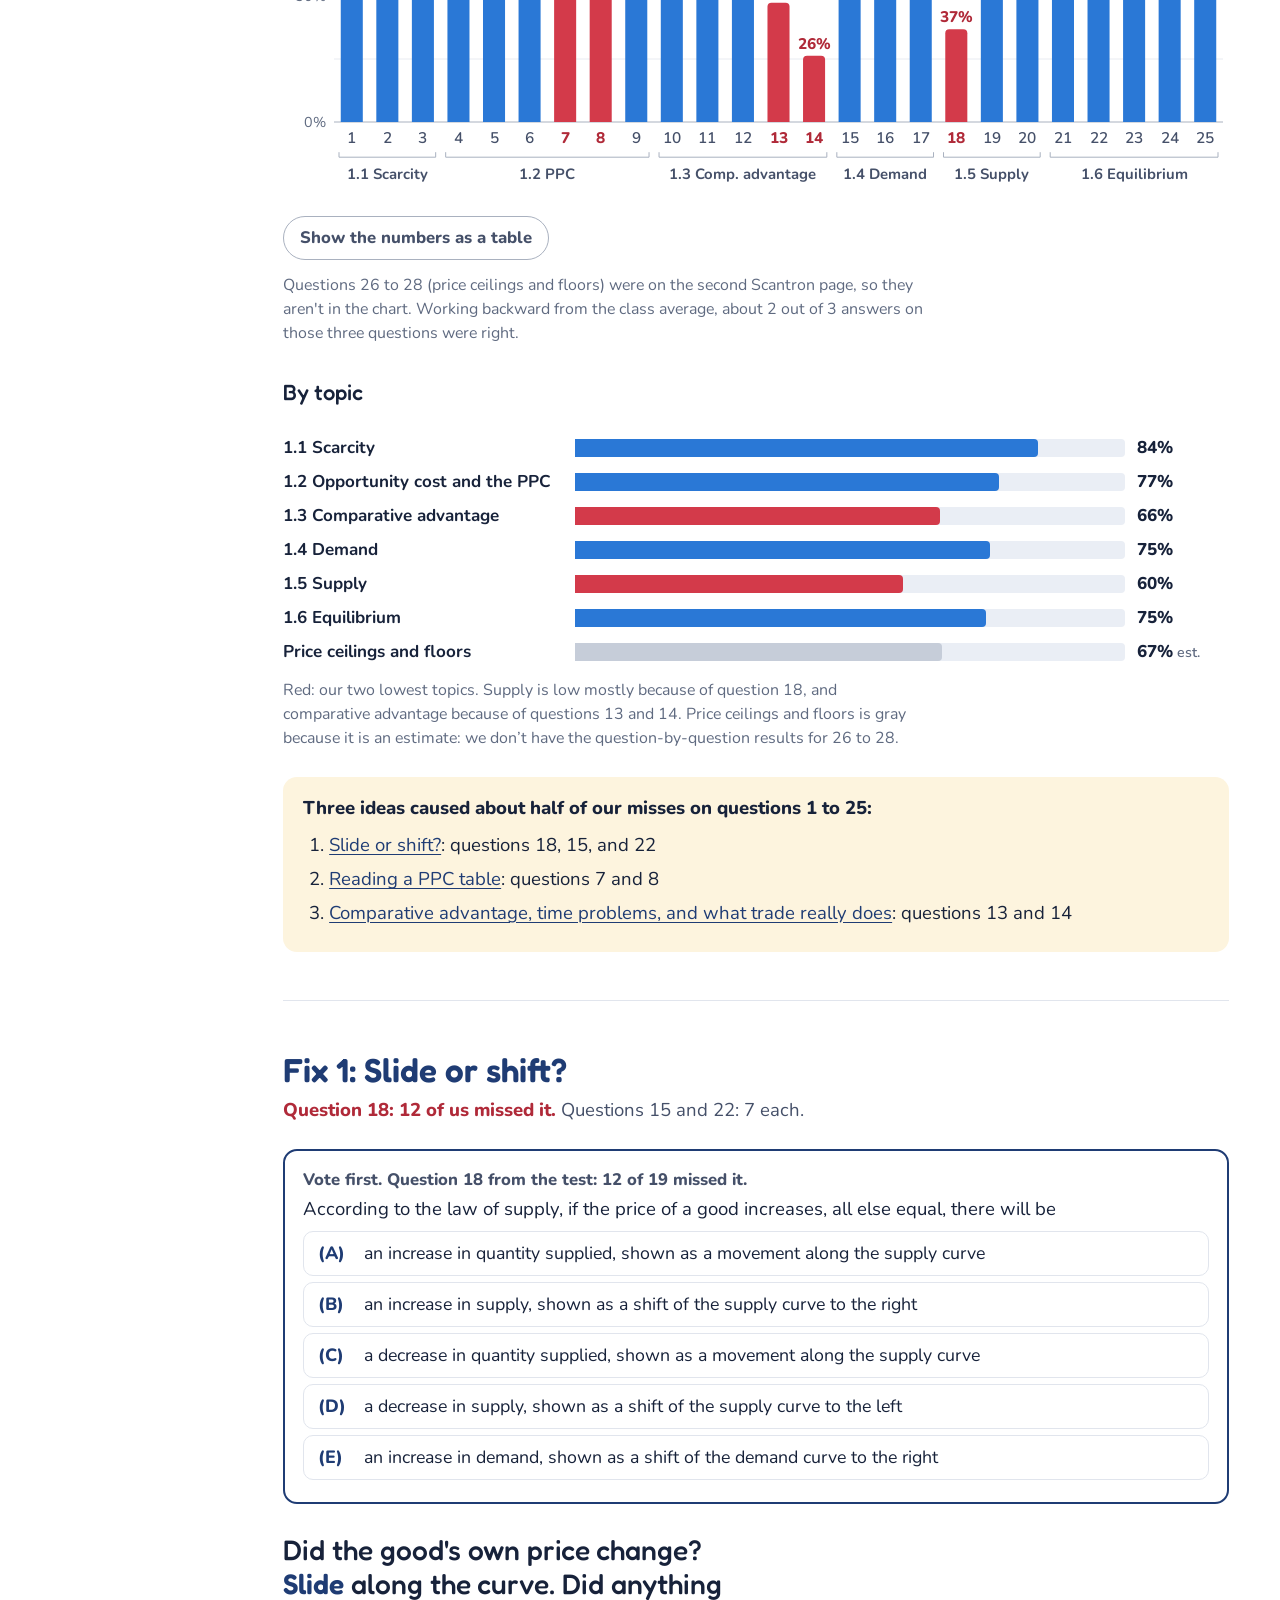
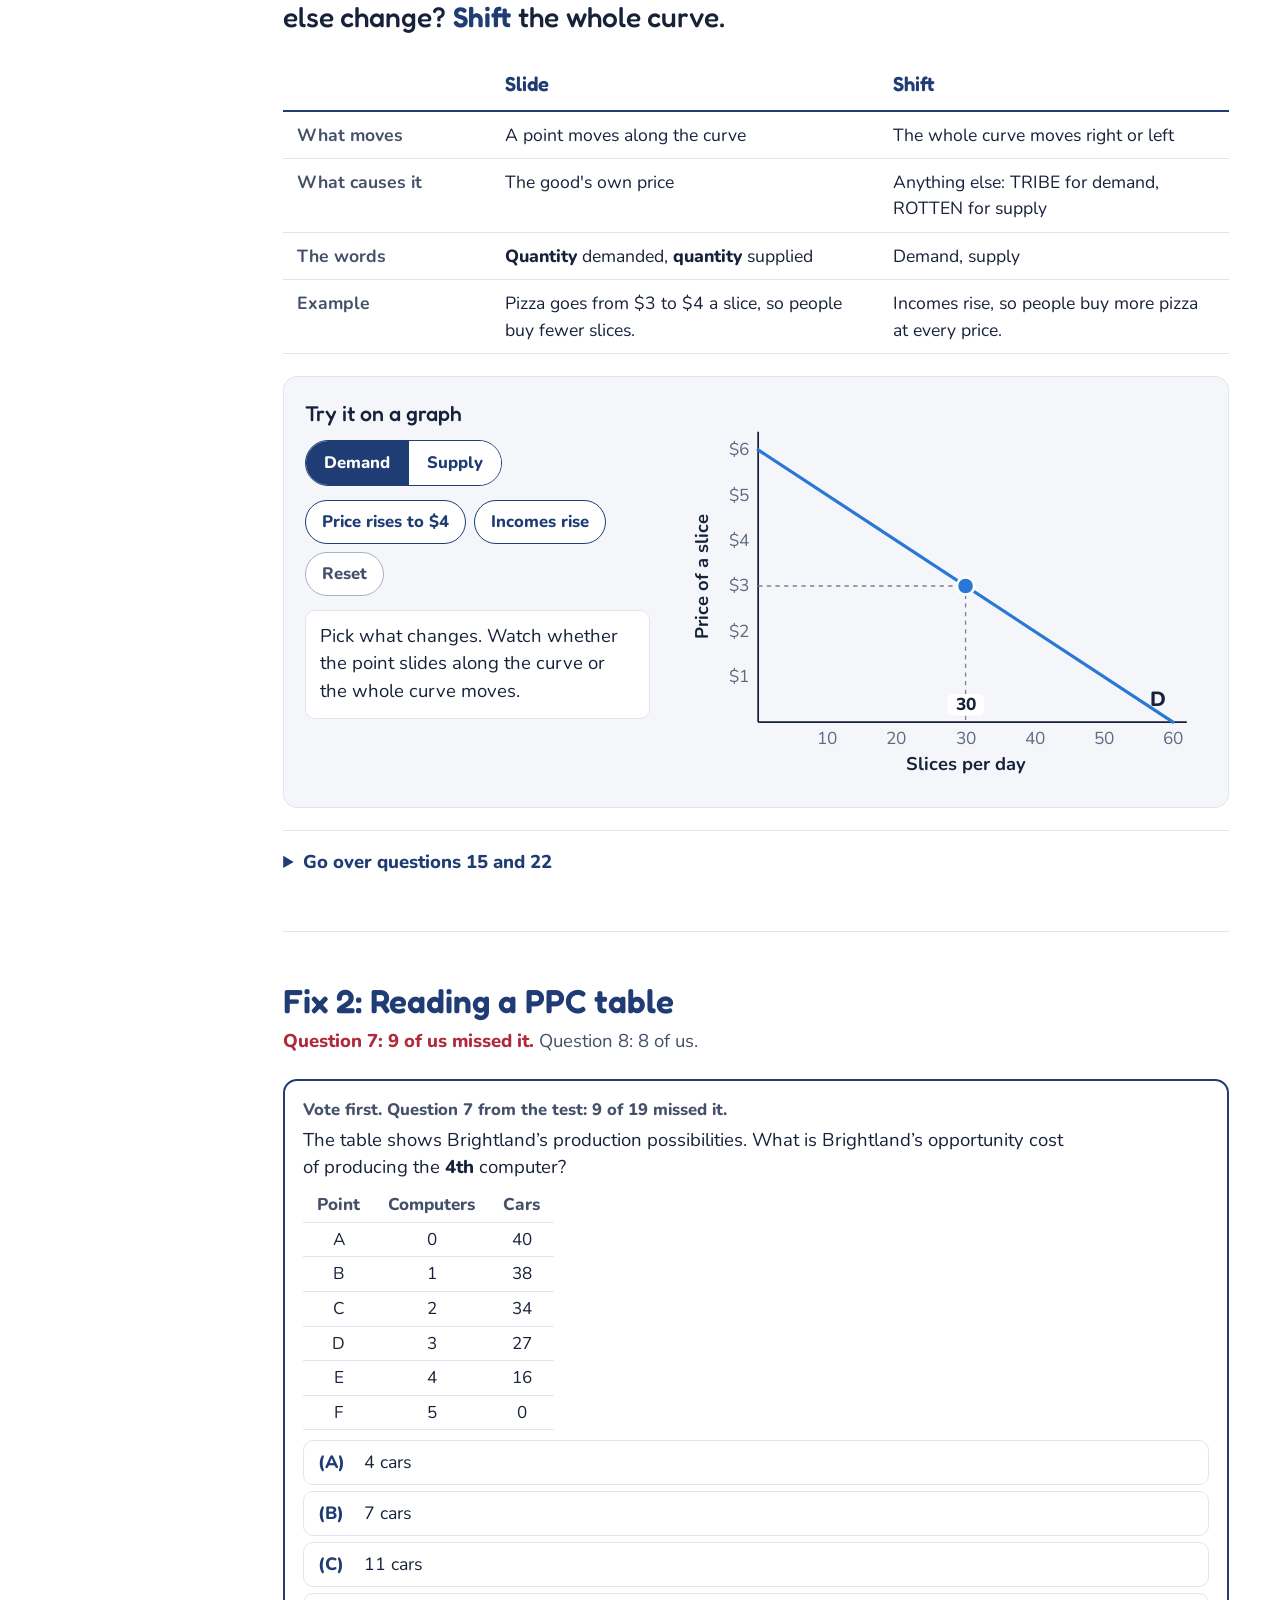
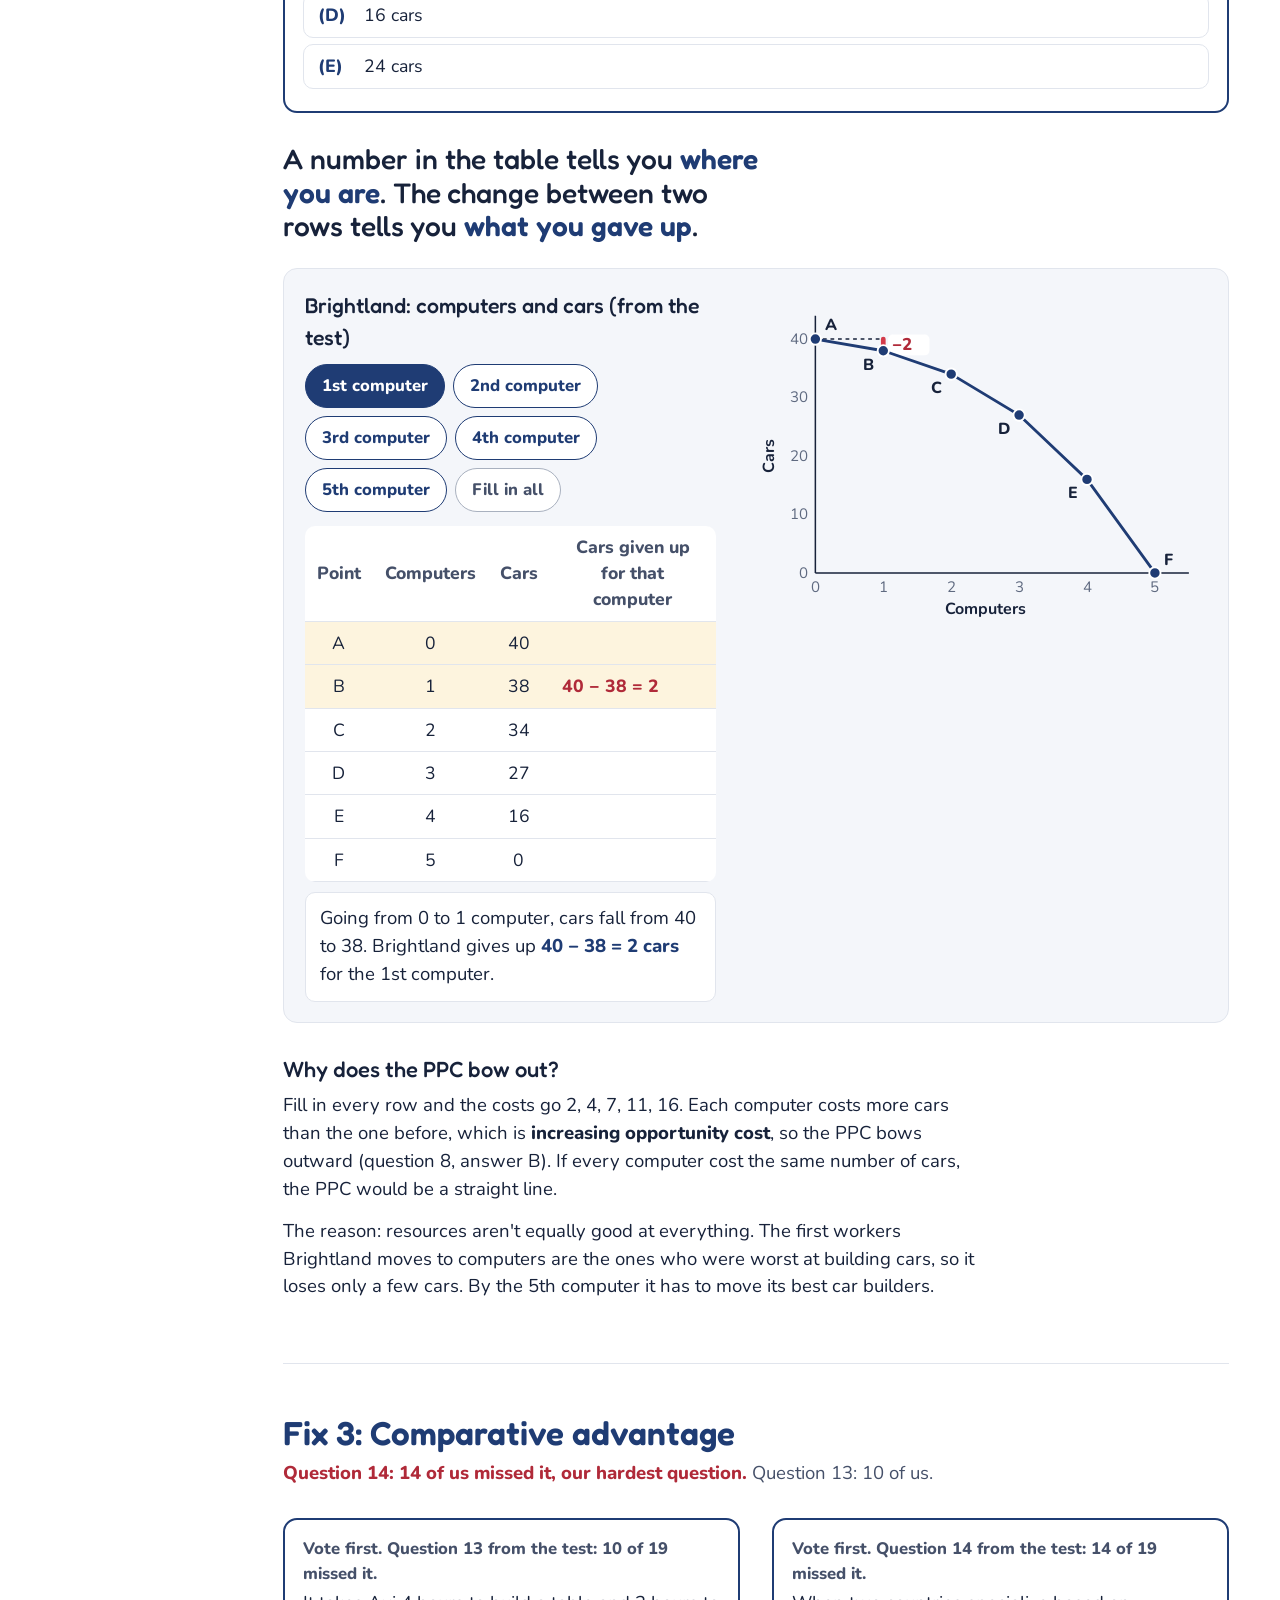
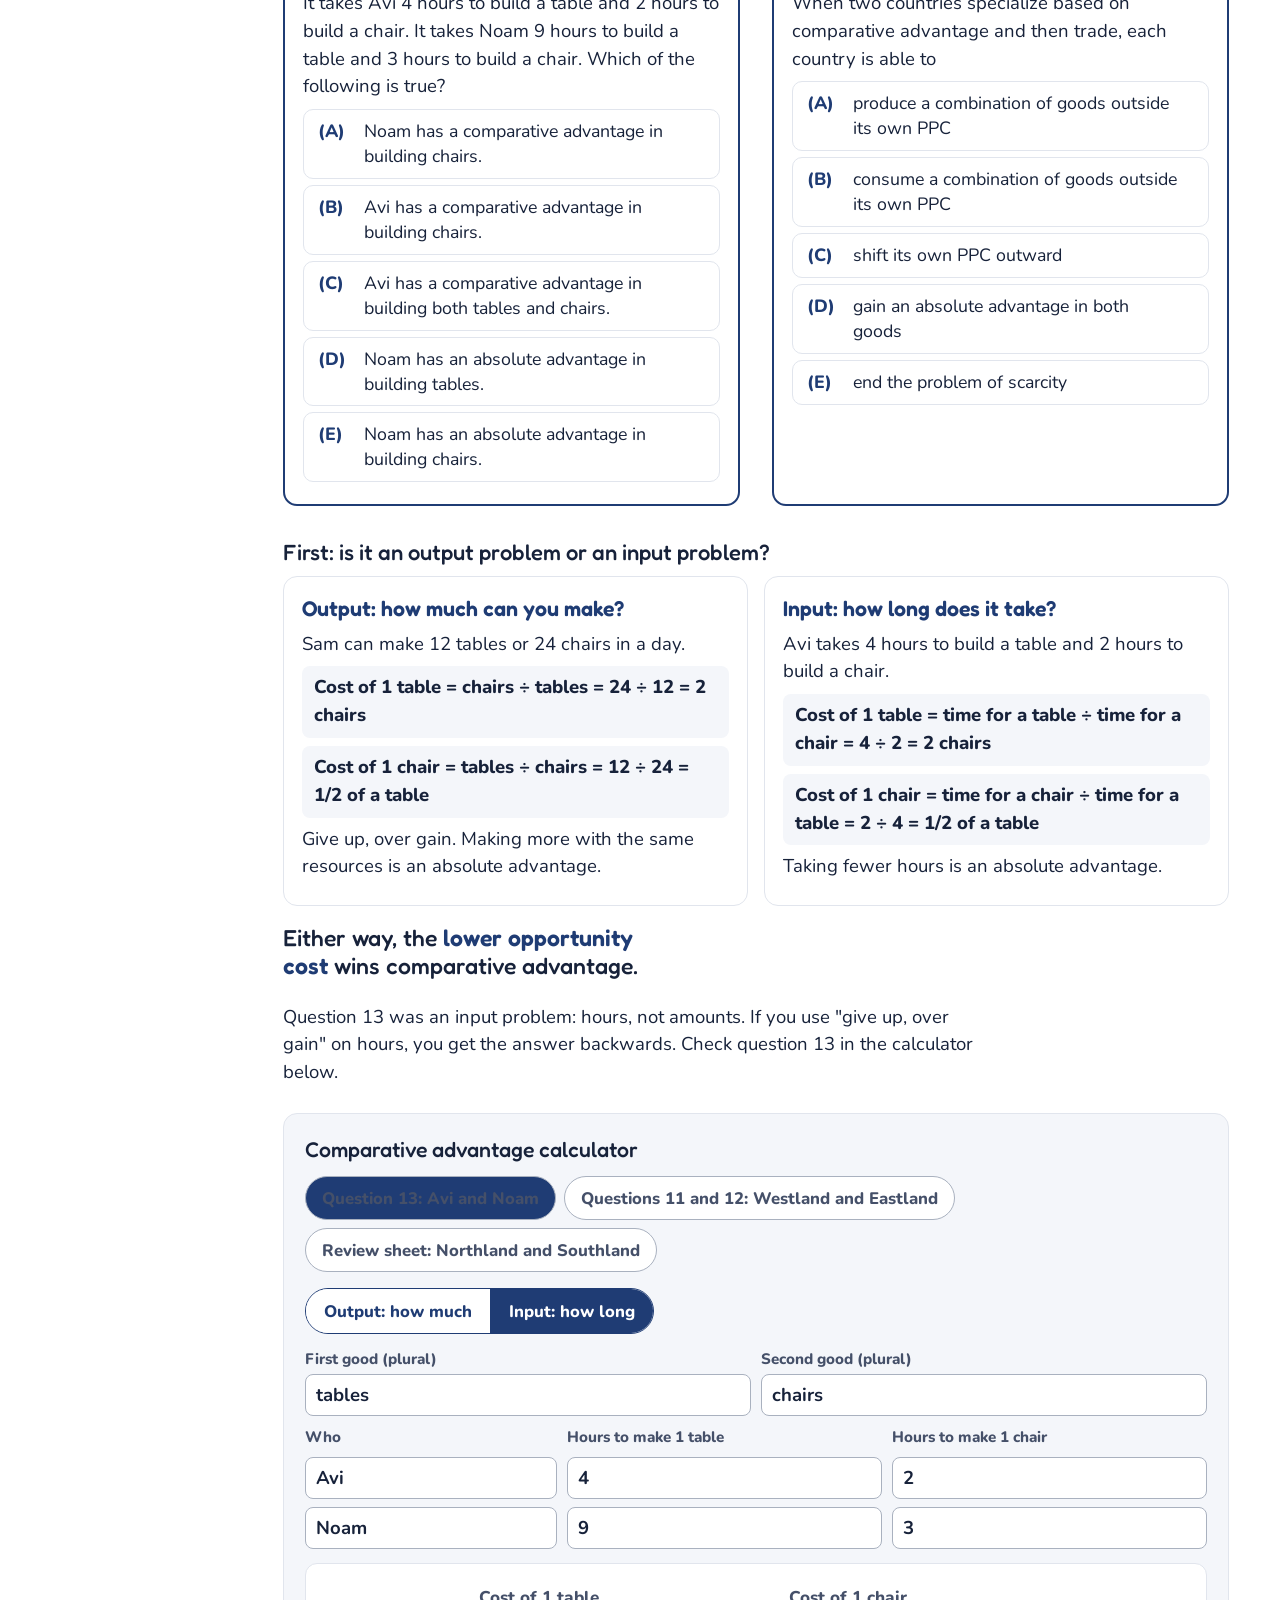
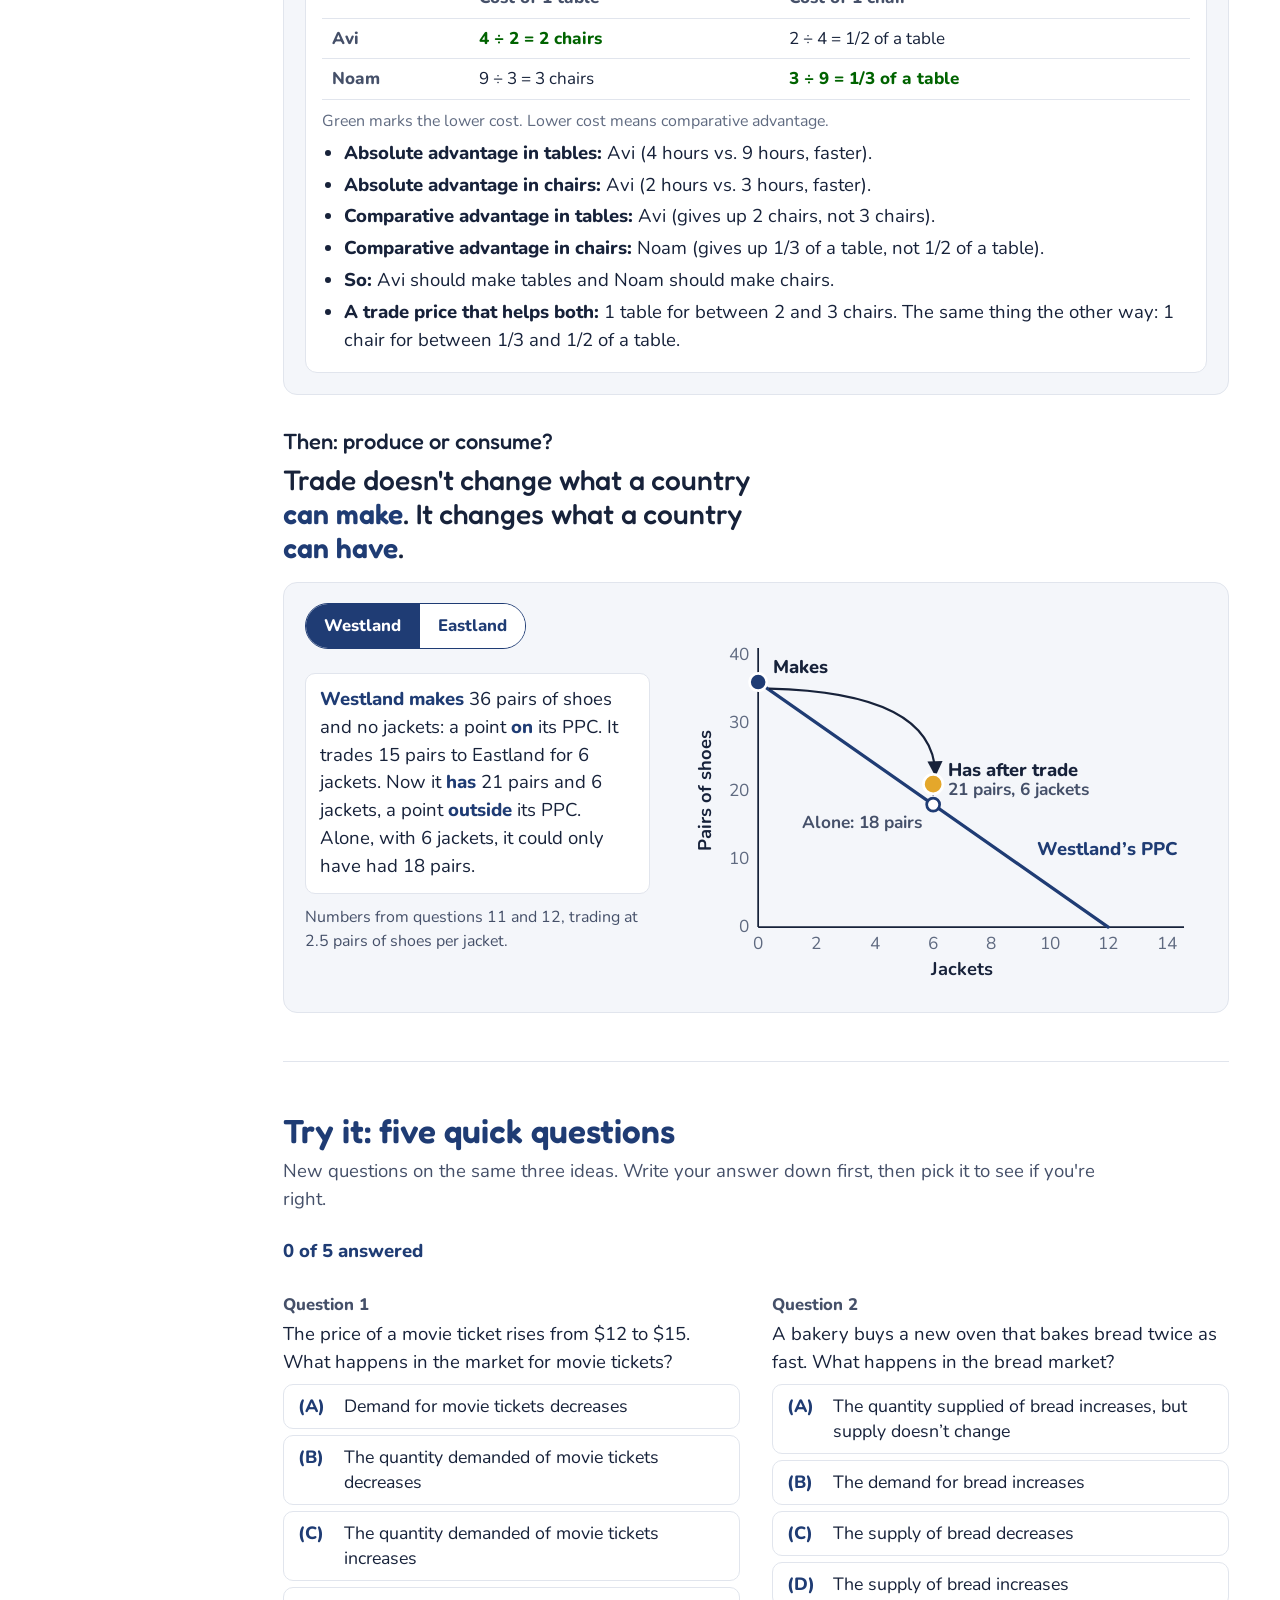
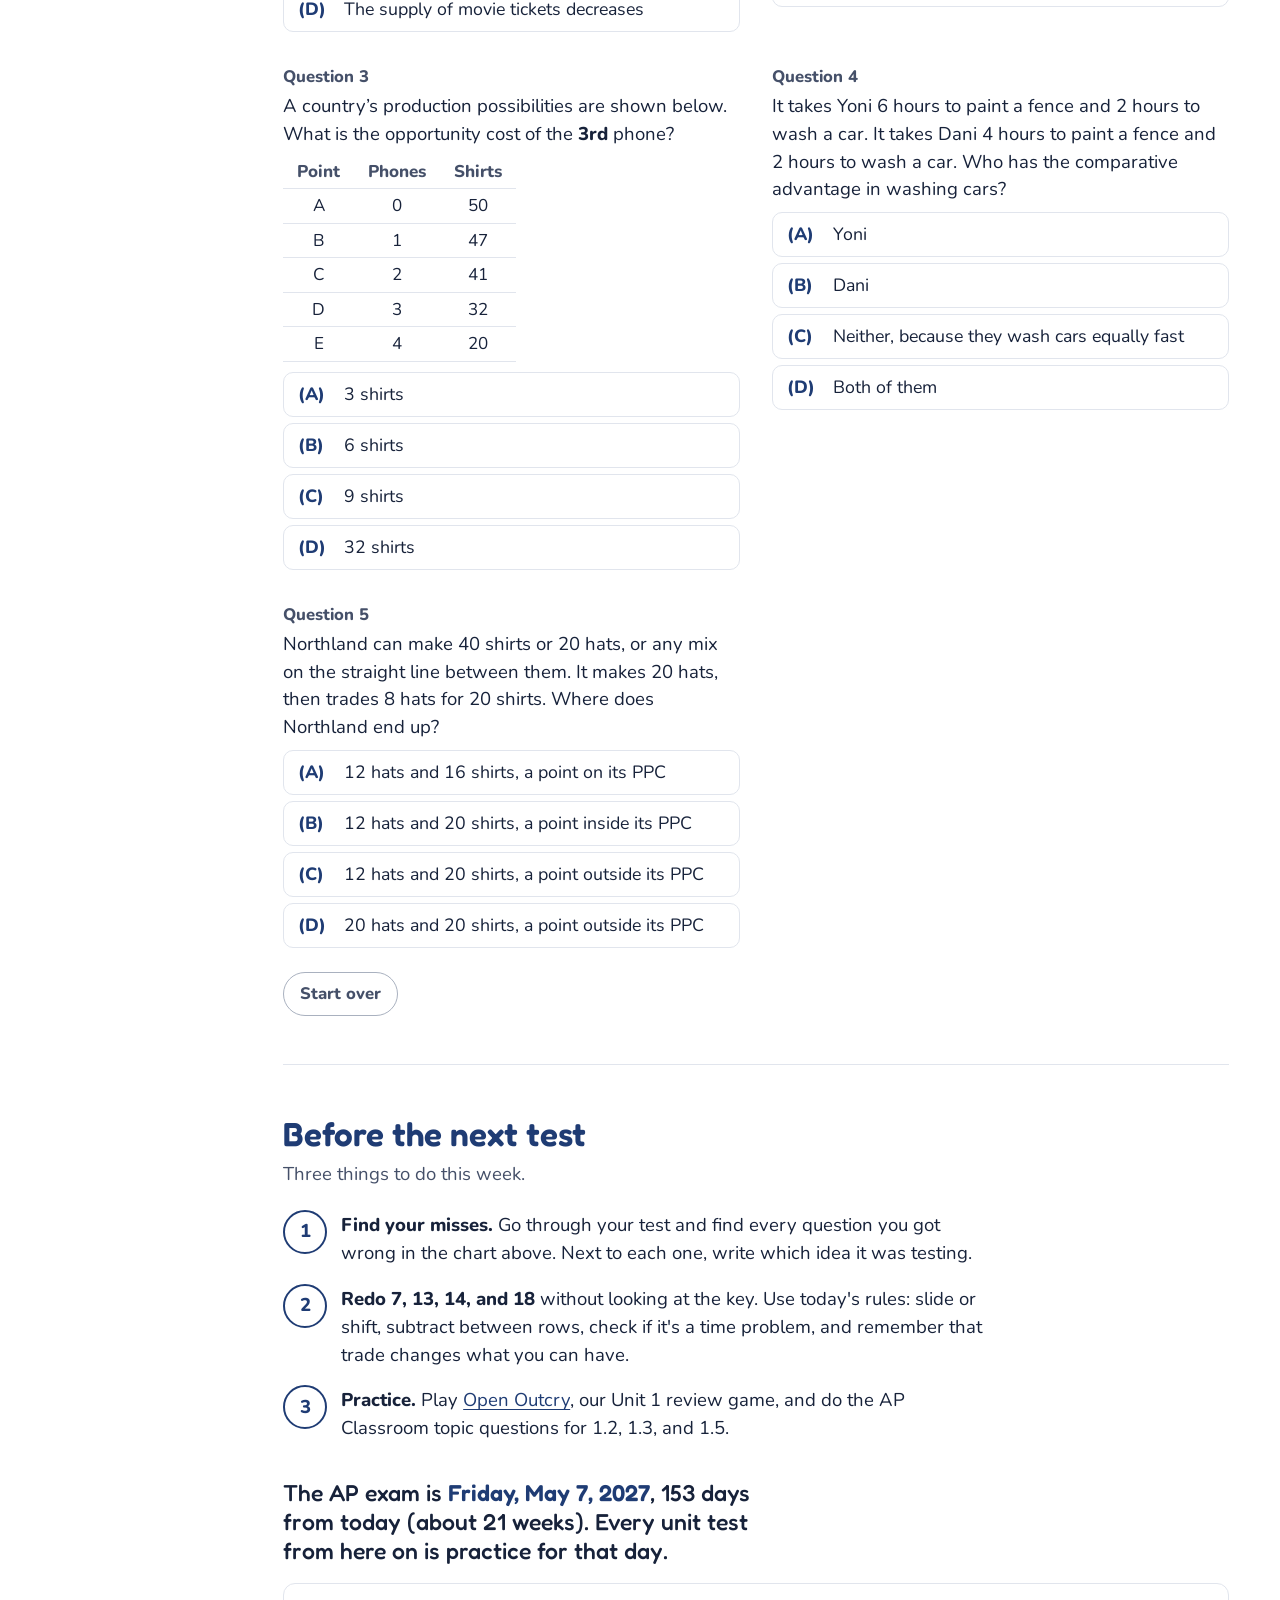
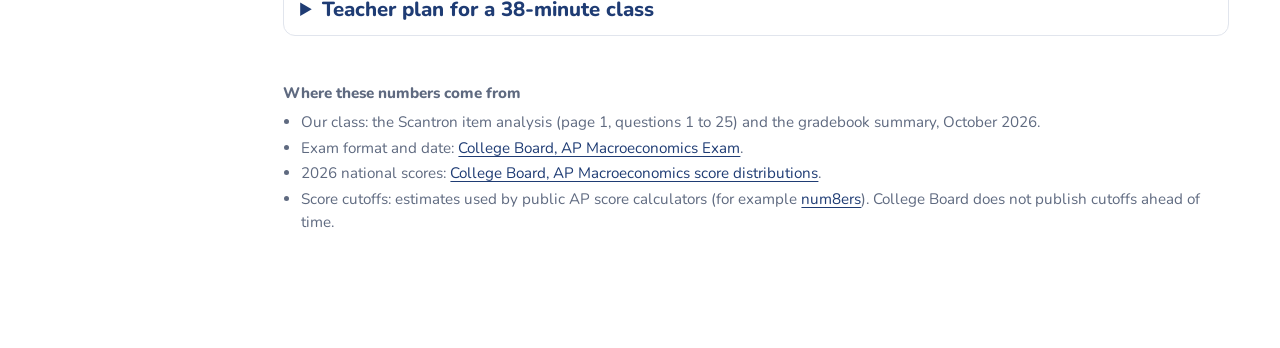
<file: review/unit-1/index.html>
<!doctype html>
<html lang="en">
<head>
<meta charset="utf-8">
<meta name="viewport" content="width=device-width, initial-scale=1">
<title>Unit 1 Test Review</title>
<style>
@font-face{font-family:'Nunito';src:url([data-uri]) format('woff2');font-weight:400;font-style:normal;font-display:swap;}
@font-face{font-family:'Nunito';src:url([data-uri]) format('woff2');font-weight:600;font-style:normal;font-display:swap;}
@font-face{font-family:'Nunito';src:url([data-uri]) format('woff2');font-weight:700;font-style:normal;font-display:swap;}
@font-face{font-family:'Nunito';src:url([data-uri]) format('woff2');font-weight:800;font-style:normal;font-display:swap;}
@font-face{font-family:'Fredoka';src:url([data-uri]) format('woff2');font-weight:500;font-style:normal;font-display:swap;}
@font-face{font-family:'Fredoka';src:url([data-uri]) format('woff2');font-weight:600;font-style:normal;font-display:swap;}

:root {
  color-scheme: light;
  --paper: #ffffff;
  --wash: #f4f6fa;
  --wash-2: #eaeef5;
  --ink: #17223a;
  --ink-2: #455069;
  --muted: #5f6a80;
  --rule: #e1e5ed;
  --axis: #a9b1bf;
  --grid: #e8ebf1;
  --navy: #1f3c74;
  --navy-ink: #18315f;
  --gold: #e4a72b;
  --gold-wash: #fdf4de;
  --blue: #2a78d6;
  --blue-wash: rgba(42, 120, 214, 0.12);
  --green: #008300;
  --red: #d33a4a;
  --red-ink: #b02a39;
  --red-wash: #fdecee;
  --good: #0ca30c;
  --good-ink: #006300;
  --good-wash: #ebf7eb;
  --bad: #d03b3b;
  --bad-wash: #fdeeee;
  --gray-bar: #c6cdd9;
  --font-body: 'Nunito', system-ui, -apple-system, 'Segoe UI', sans-serif;
  --font-head: 'Fredoka', 'Nunito', system-ui, sans-serif;
  --rail: 232px;
}
* { box-sizing: border-box; }
html { scroll-behavior: smooth; -webkit-text-size-adjust: 100%; }
@media (prefers-reduced-motion: reduce) { html { scroll-behavior: auto; } }
body {
  margin: 0;
  background: var(--paper);
  color: var(--ink);
  font-family: var(--font-body);
  font-size: clamp(17px, 0.55vw + 11.5px, 23px);
  line-height: 1.5;
}
b, strong { font-weight: 800; }
a { color: var(--navy); text-underline-offset: 3px; }
:focus-visible { outline: 3px solid var(--gold); outline-offset: 2px; border-radius: 4px; }
button { font: inherit; color: inherit; }
[hidden] { display: none !important; }

/* ---------- layout ---------- */
.layout { display: grid; grid-template-columns: var(--rail) minmax(0, 1fr); }
.rail {
  position: sticky; top: 0; height: 100vh;
  display: flex; flex-direction: column; gap: 22px;
  padding: 26px 18px 22px 22px;
  border-right: 1px solid var(--rule);
  background: var(--paper);
}
.brand { font-family: var(--font-head); color: var(--navy); line-height: 1.1; }
.brand .b1 { display: block; font-weight: 600; font-size: 1.3em; }
.brand .b2 { display: block; font-weight: 500; font-size: 0.85em; color: var(--ink-2); margin-top: 4px; }
.nav { display: flex; flex-direction: column; gap: 2px; margin: 0; padding: 0; list-style: none; }
.nav a {
  display: block; text-decoration: none; color: var(--ink-2);
  font-size: 0.8em; font-weight: 700; padding: 7px 10px; border-radius: 8px;
}
.nav a:hover { background: var(--wash); color: var(--ink); }
.nav a.is-here { background: var(--navy); color: #fff; }
.countdown { margin-top: auto; padding-top: 16px; border-top: 1px solid var(--rule); }
.countdown .big { display: block; font-weight: 800; font-size: 2em; line-height: 1; color: var(--navy); }
.countdown .small { display: block; font-size: 0.74em; color: var(--ink-2); margin-top: 4px; line-height: 1.35; }

main { min-width: 0; padding: 0 clamp(18px, 4vw, 64px) 40px; }
.wrap { max-width: 1260px; margin: 0 auto; }
section { padding: 52px 0 48px; border-bottom: 1px solid var(--rule); scroll-margin-top: 0; }
section:last-of-type { border-bottom: 0; }

h1, h2, h3 { font-family: var(--font-head); color: var(--navy); }
h1 { font-weight: 600; font-size: clamp(36px, 3.7vw, 62px); line-height: 1.04; letter-spacing: -0.01em; margin: 0 0 16px; max-width: 17ch; }
h2 { font-weight: 600; font-size: clamp(28px, 2.6vw, 44px); line-height: 1.08; margin: 0 0 8px; }
h3 { font-weight: 500; font-size: clamp(22px, 1.7vw, 29px); line-height: 1.15; margin: 34px 0 10px; color: var(--ink); }
p { margin: 0 0 14px; max-width: 64ch; }
.lede { font-size: 1.12em; color: var(--ink-2); max-width: 56ch; }
.sub { color: var(--ink-2); margin-bottom: 24px; max-width: 76ch; }
.sub b { color: var(--red-ink); }
.small { font-size: 0.86em; color: var(--ink-2); }
.note { font-size: 0.86em; color: var(--muted); }

.cols { display: grid; grid-template-columns: minmax(0, 1fr) minmax(0, 1fr); gap: clamp(20px, 3vw, 44px); align-items: start; }
.cols.wide-left { grid-template-columns: minmax(0, 1.15fr) minmax(0, 1fr); }
.cols.wide-right { grid-template-columns: minmax(0, 1fr) minmax(0, 1.5fr); }
.cols.ppc-cols { grid-template-columns: minmax(0, 1fr) minmax(0, 1.1fr); }

/* lab panels hold the interactive tools */
.lab { background: var(--wash); border: 1px solid var(--rule); border-radius: 14px; padding: clamp(14px, 1.6vw, 22px); }
.lab h3:first-child, .lab .lab-title { margin-top: 0; }
.lab-title { font-family: var(--font-head); font-weight: 500; font-size: 1.15em; color: var(--ink); margin: 0 0 10px; }

/* buttons */
.btn {
  display: inline-flex; align-items: center; justify-content: center; gap: 6px;
  min-height: 44px; padding: 8px 16px;
  border: 1.5px solid var(--navy); border-radius: 999px;
  background: #fff; color: var(--navy);
  font-weight: 800; font-size: 0.9em; line-height: 1.15; cursor: pointer;
}
.btn:hover { background: var(--wash-2); }
.btn[aria-pressed="true"] { background: var(--navy); color: #fff; border-color: var(--navy); }
.btn.quiet { border-color: var(--axis); color: var(--ink-2); }
.btn-row { display: flex; flex-wrap: wrap; gap: 8px; margin: 0 0 14px; }
.seg { display: inline-flex; border: 1.5px solid var(--navy); border-radius: 999px; overflow: hidden; margin-bottom: 14px; }
.seg button { border: 0; background: #fff; color: var(--navy); font-weight: 800; font-size: 0.9em; padding: 9px 18px; min-height: 44px; cursor: pointer; }
.seg button + button { border-left: 1.5px solid var(--navy); }
.seg button[aria-pressed="true"] { background: var(--navy); color: #fff; }

/* ---------- hero: number line ---------- */
.hero { padding-top: 44px; }
.nl-wrap { margin: 30px 0 8px; }
.nl-controls { display: flex; flex-wrap: wrap; align-items: center; gap: 12px 16px; margin-bottom: 10px; }
.nl-controls .seg { margin: 0; }
.nl { position: relative; height: 168px; }
.nl-lab {
  position: absolute; white-space: nowrap; font-size: 0.85em; line-height: 26px; height: 26px;
  color: var(--ink-2); font-weight: 700;
}
.nl-lab b { color: var(--ink); font-size: 1.12em; }
.nl-lab .plus { display: inline-block; margin-left: 6px; padding: 0 8px; border-radius: 999px; background: var(--gold-wash); color: #7a5300; font-size: 0.86em; line-height: 22px; }
#nlTopLab { top: 0; }
#nlAvgLab { top: 32px; }
.nl-track { position: absolute; left: 0; right: 0; top: 70px; height: 56px; }
.nl-band { position: absolute; top: 0; bottom: 0; background: var(--blue-wash); border-radius: 6px; }
.nl-avg { position: absolute; top: -12px; bottom: 0; width: 0; }
.nl-avg::before { content: ""; position: absolute; left: -1.5px; top: 0; bottom: 0; width: 3px; background: var(--navy); border-radius: 2px; }
.nl-top { position: absolute; top: -44px; height: 72px; width: 0; }
.nl-top::before { content: ""; position: absolute; left: -1px; top: 0; bottom: 0; width: 2px; background: var(--axis); }
.nl-top::after { content: ""; position: absolute; left: -9px; bottom: -9px; width: 18px; height: 18px; border-radius: 50%; background: var(--gold); box-shadow: 0 0 0 3px #fff; }
.nl-axis { position: absolute; left: 0; right: 0; top: 126px; height: 1px; background: var(--axis); }
.nl-tick { position: absolute; top: 126px; width: 1px; height: 7px; background: var(--axis); }
.nl-tick span { position: absolute; top: 10px; left: 50%; transform: translateX(-50%); font-size: 0.8em; color: var(--muted); font-variant-numeric: tabular-nums; }
.nl-key { display: flex; flex-wrap: wrap; gap: 6px 22px; font-size: 0.82em; color: var(--ink-2); margin-top: 6px; }
.nl-key i { display: inline-block; vertical-align: -2px; margin-right: 7px; }
.k-band { width: 26px; height: 14px; background: var(--blue-wash); border-radius: 3px; }
.k-avg { width: 3px; height: 16px; background: var(--navy); border-radius: 2px; }
.k-top { width: 14px; height: 14px; border-radius: 50%; background: var(--gold); }

.tiles { display: grid; grid-template-columns: repeat(4, minmax(0, 1fr)); margin-top: 26px; border-top: 1px solid var(--rule); border-bottom: 1px solid var(--rule); }
.tile { padding: 16px 18px 18px; }
.tile + .tile { border-left: 1px solid var(--rule); }
.tile .t-label { font-size: 0.84em; font-weight: 700; color: var(--ink-2); }
.tile .t-value { font-weight: 800; font-size: clamp(34px, 3vw, 50px); line-height: 1.05; margin-top: 4px; color: var(--ink); }
.tile .t-note { font-size: 0.84em; color: var(--ink-2); margin-top: 4px; }
.tile .t-note .up { color: var(--good-ink); font-weight: 800; }

/* ---------- curve section ---------- */
.points { margin: 0; padding: 0; list-style: none; }
.points li { margin: 0 0 14px; max-width: 62ch; }
.points li b { color: var(--ink); }
.stepper { display: inline-flex; align-items: center; gap: 10px; margin: 6px 0 14px; }
.stepper button { width: 46px; height: 46px; border-radius: 50%; border: 1.5px solid var(--navy); background: #fff; color: var(--navy); font-size: 24px; font-weight: 800; line-height: 1; cursor: pointer; }
.stepper button:hover { background: var(--wash-2); }
.stepper output, .stepper input {
  width: 84px; height: 46px; text-align: center; font: 800 26px var(--font-body); color: var(--ink);
  border: 1.5px solid var(--axis); border-radius: 10px; background: #fff;
}
.readout { display: grid; grid-template-columns: auto auto; gap: 6px 18px; justify-content: start; align-items: baseline; margin: 6px 0 16px; }
.readout dt { color: var(--ink-2); font-weight: 700; }
.readout dd { margin: 0; font-weight: 800; font-size: 1.5em; font-variant-numeric: tabular-nums; }
.readout dd.hi { color: var(--navy); }

/* ---------- AP calculator ---------- */
.fmt { margin: 0 0 22px; padding: 0; list-style: none; display: grid; grid-template-columns: repeat(2, minmax(0, 1fr)); gap: 12px 28px; }
.fmt li { max-width: 50ch; padding-top: 10px; border-top: 2px solid var(--wash-2); }
.fmt li b { display: block; color: var(--navy); font-family: var(--font-head); font-weight: 500; font-size: 1.08em; }
.calc { display: grid; grid-template-columns: minmax(0, 1fr) minmax(0, 1.05fr); gap: clamp(16px, 2.4vw, 32px); }
.slider { margin-bottom: 16px; }
.slider .s-top { display: flex; justify-content: space-between; align-items: baseline; gap: 10px; }
.slider label { font-weight: 800; }
.slider .s-max { color: var(--muted); font-size: 0.86em; }
.slider .s-row { display: flex; align-items: center; gap: 10px; margin-top: 4px; }
.slider .s-row button { flex: 0 0 auto; width: 40px; height: 40px; border-radius: 50%; border: 1.5px solid var(--navy); background: #fff; color: var(--navy); font-weight: 800; font-size: 20px; cursor: pointer; line-height: 1; }
.slider input[type=range] { flex: 1 1 auto; min-width: 0; accent-color: var(--navy); height: 30px; }
.slider .s-val { flex: 0 0 58px; text-align: right; font-weight: 800; font-size: 1.3em; font-variant-numeric: tabular-nums; }
.presets { display: flex; flex-wrap: wrap; gap: 8px; margin: 4px 0 16px; }
.result { background: #fff; border: 1px solid var(--rule); border-radius: 14px; padding: 18px 20px 20px; }
.r-head { display: flex; align-items: flex-end; gap: 18px; flex-wrap: wrap; }
.r-score { font-weight: 800; font-size: clamp(72px, 7vw, 108px); line-height: 0.9; color: var(--navy); }
.r-desc { padding-bottom: 8px; }
.r-desc .r-desc1 { font-weight: 800; font-size: 1.1em; }
.r-desc .r-desc2 { color: var(--ink-2); font-size: 0.92em; }
.r-warn { margin: 10px 0 0; font-size: 0.82em; font-weight: 700; color: #7a5300; background: var(--gold-wash); border-radius: 8px; padding: 6px 10px; max-width: none; }
.meter { position: relative; margin: 46px 0 40px; }
.meter-bar { display: flex; height: 34px; border-radius: 8px; overflow: hidden; gap: 2px; background: #fff; }
.meter-seg { display: flex; align-items: center; justify-content: center; font-weight: 800; font-size: 0.8em; }
.meter-mark { position: absolute; top: -36px; height: 34px; width: 0; transition: left .35s ease; }
.meter-mark::after { content: ""; position: absolute; left: -8px; bottom: 0; border: 8px solid transparent; border-top: 10px solid var(--ink); border-bottom: 0; }
.meter-mark span { position: absolute; bottom: 12px; left: 0; transform: translateX(-50%); white-space: nowrap; font-weight: 800; font-size: 0.76em; color: var(--ink); }
.meter-ticks { position: absolute; left: 0; right: 0; top: 40px; height: 20px; }
.meter-ticks span { position: absolute; transform: translateX(-50%); font-size: 0.8em; color: var(--muted); font-variant-numeric: tabular-nums; }
.r-line { margin: 0 0 8px; }
.r-next { margin: 0 0 4px; color: var(--ink-2); }
.dist { margin-top: 18px; padding-top: 14px; border-top: 1px solid var(--rule); }
.dist-title { font-weight: 800; margin-bottom: 8px; }
.dist-row { display: grid; grid-template-columns: 26px minmax(0, 1fr) 46px; align-items: center; gap: 10px; height: 28px; }
.dist-row .d-s { font-weight: 800; text-align: center; }
.dist-row .d-bar { height: 18px; border-radius: 0 4px 4px 0; background: var(--gray-bar); transition: background .25s; }
.dist-row.is-you .d-bar { background: var(--blue); }
.dist-row .d-v { font-size: 0.84em; color: var(--ink-2); font-variant-numeric: tabular-nums; }
.dist-row.is-you .d-v, .dist-row.is-you .d-s { color: var(--ink); }

/* ---------- item chart ---------- */
.chart-box { position: relative; margin: 10px 0 8px; }
.chart-box svg { display: block; overflow: visible; }
.chart-key { display: flex; flex-wrap: wrap; gap: 6px 24px; font-size: 0.84em; color: var(--ink-2); margin: 4px 0 10px; }
.chart-key i { display: inline-block; width: 14px; height: 14px; border-radius: 3px; vertical-align: -2px; margin-right: 7px; }
.tip {
  position: absolute; z-index: 20; pointer-events: none; max-width: 300px;
  background: #fff; border: 1px solid var(--rule); border-radius: 10px;
  box-shadow: 0 6px 22px rgba(23, 34, 58, 0.16); padding: 10px 12px; font-size: 0.76em; line-height: 1.35;
}
.tip .tv { font-weight: 800; font-size: 1.18em; color: var(--ink); }
.tip .tq { color: var(--ink-2); font-weight: 700; }
.tip .tt { color: var(--ink-2); margin-top: 4px; }
.topics { margin-top: 26px; }
.trow { display: grid; grid-template-columns: minmax(150px, 280px) minmax(0, 1fr) 92px; align-items: center; gap: 12px; min-height: 34px; }
.trow .tn { font-weight: 700; font-size: 0.92em; }
.trow .tb { height: 18px; background: var(--wash-2); border-radius: 4px; position: relative; }
.trow .tb i { position: absolute; left: 0; top: 0; bottom: 0; border-radius: 0 4px 4px 0; background: var(--blue); }
.trow.low .tb i { background: var(--red); }
.trow.est .tb i { background: var(--gray-bar); }
.trow .tv { font-weight: 800; font-variant-numeric: tabular-nums; font-size: 0.92em; }
.trow .tv small { font-weight: 600; color: var(--muted); }
.datatable-wrap { overflow-x: auto; margin-top: 12px; }
table.data { border-collapse: collapse; font-size: 0.86em; min-width: 560px; }
table.data th, table.data td { text-align: left; padding: 7px 12px; border-bottom: 1px solid var(--rule); vertical-align: top; }
table.data th { font-weight: 800; color: var(--ink-2); }
table.data td.n { text-align: right; font-variant-numeric: tabular-nums; }
table.data tr.low td { color: var(--red-ink); font-weight: 700; }
.fixlist { margin: 26px 0 0; padding: 18px 20px; border-radius: 14px; background: var(--gold-wash); }
.fixlist p { margin-bottom: 10px; font-weight: 800; }
.fixlist ol { margin: 0; padding-left: 1.4em; }
.fixlist li { margin: 6px 0; }

/* ---------- fixes ---------- */
.rule {
  font-family: var(--font-head); font-weight: 500; color: var(--ink);
  font-size: clamp(24px, 2.2vw, 36px); line-height: 1.2; margin: 6px 0 24px; max-width: 30ch;
}
.rule em { font-style: normal; color: var(--navy); font-weight: 600; }
table.diff { border-collapse: collapse; width: 100%; margin: 0 0 22px; font-size: 0.95em; }
table.diff th, table.diff td { text-align: left; padding: 10px 14px; border-bottom: 1px solid var(--rule); vertical-align: top; }
table.diff thead th { font-family: var(--font-head); font-weight: 600; font-size: 1.15em; color: var(--navy); border-bottom: 2px solid var(--navy); }
table.diff tbody th { color: var(--ink-2); font-weight: 700; width: 22%; }
.graph svg { display: block; width: 100%; height: auto; }
.caption { min-height: 4.6em; margin: 10px 0 0; padding: 12px 14px; background: #fff; border-radius: 10px; border: 1px solid var(--rule); }
.caption b { color: var(--navy); }
.qcard { margin-top: 22px; }
.qcard.vote { margin: 6px 0 30px; padding: 16px 18px; border-radius: 14px; border: 2px solid var(--navy); }
.vote-grid { margin-bottom: 8px; }
.vote-grid .qcard.vote { margin: 6px 0 0; }
.qcard .q-head { font-weight: 800; color: var(--ink-2); font-size: 0.9em; margin-bottom: 4px; }
.qcard .q-stem { margin-bottom: 8px; max-width: 70ch; }
.opt {
  display: flex; gap: 12px; align-items: flex-start; width: 100%; text-align: left; cursor: pointer;
  border: 1.5px solid var(--rule); background: #fff; border-radius: 10px;
  padding: 9px 14px; margin: 6px 0; font-size: 0.96em; line-height: 1.4;
}
.opt:hover:not([disabled]) { border-color: var(--navy); }
.opt .ol { flex: 0 0 auto; font-weight: 800; color: var(--navy); min-width: 1.9em; }
.opt .ot { flex: 1 1 auto; }
.opt .tag { flex: 0 0 auto; font-weight: 800; font-size: 0.86em; white-space: nowrap; }
.opt[disabled] { cursor: default; }
.opt.is-right { border-color: var(--good); background: var(--good-wash); }
.opt.is-right .tag { color: var(--good-ink); }
.opt.is-wrong { border-color: var(--bad); background: var(--bad-wash); }
.opt.is-wrong .tag { color: var(--red-ink); }
.feedback { margin: 8px 0 0; padding: 12px 14px; border-radius: 10px; background: #fff; border: 1px solid var(--rule); }
.feedback .fb-head { font-weight: 800; }
.feedback .fb-head.ok { color: var(--good-ink); }
.feedback .fb-head.no { color: var(--red-ink); }
.retry { margin-top: 8px; }
details.more { margin-top: 22px; border-top: 1px solid var(--rule); padding-top: 12px; }
details.more > summary { cursor: pointer; font-weight: 800; color: var(--navy); padding: 6px 0; }
.shift-table { border-collapse: collapse; margin: 12px 0 6px; font-size: 0.95em; }
.shift-table th, .shift-table td { padding: 7px 16px; border-bottom: 1px solid var(--rule); text-align: left; }
.shift-table th { color: var(--ink-2); font-weight: 800; }

/* PPC table lab */
table.ppc { border-collapse: collapse; width: 100%; font-size: 0.95em; background: #fff; border-radius: 10px; overflow: hidden; }
table.ppc th, table.ppc td { padding: 8px 12px; border-bottom: 1px solid var(--rule); text-align: center; font-variant-numeric: tabular-nums; }
table.ppc th { font-weight: 800; color: var(--ink-2); }
table.ppc td.oc { color: var(--navy); font-weight: 800; text-align: left; white-space: nowrap; }
table.ppc tr.from td { background: var(--gold-wash); }
table.ppc tr.to td { background: var(--gold-wash); }
table.ppc tr.to td.oc { color: var(--red-ink); }
.trap { margin-top: 12px; padding: 12px 14px; border-radius: 10px; background: var(--red-wash); color: var(--ink); }
.trap b { color: var(--red-ink); }

/* comparative advantage */
.twocards { display: grid; grid-template-columns: repeat(2, minmax(0, 1fr)); gap: 16px; margin-bottom: 18px; }
.howto { padding: 16px 18px; border-radius: 14px; border: 1.5px solid var(--rule); background: #fff; }
.howto h4 { margin: 0 0 6px; font-family: var(--font-head); font-weight: 600; font-size: 1.15em; color: var(--navy); }
.howto .formula { margin: 8px 0; padding: 8px 12px; border-radius: 8px; background: var(--wash); font-weight: 800; }
.howto p { margin-bottom: 8px; }
.ca-form { display: grid; gap: 10px; }
.ca-names { display: grid; grid-template-columns: repeat(2, minmax(0, 1fr)); gap: 10px; }
.field label { display: block; font-size: 0.82em; font-weight: 800; color: var(--ink-2); margin-bottom: 3px; }
.field input { width: 100%; min-height: 42px; padding: 6px 10px; border: 1.5px solid var(--axis); border-radius: 8px; font: 700 1em var(--font-body); color: var(--ink); background: #fff; }
.ca-grid { display: grid; grid-template-columns: minmax(80px, 0.8fr) repeat(2, minmax(0, 1fr)); gap: 8px 10px; align-items: end; }
.ca-grid .h { font-size: 0.82em; font-weight: 800; color: var(--ink-2); }
.ca-grid .pname { font-weight: 800; align-self: center; overflow-wrap: anywhere; }
.ca-out { margin-top: 14px; background: #fff; border-radius: 12px; border: 1px solid var(--rule); padding: 14px 16px; }
.ca-out table { border-collapse: collapse; width: 100%; font-size: 0.92em; margin-bottom: 10px; }
.ca-out th, .ca-out td { text-align: left; padding: 7px 10px; border-bottom: 1px solid var(--rule); vertical-align: top; }
.ca-out th { font-weight: 800; color: var(--ink-2); }
.ca-out td.win { font-weight: 800; color: var(--good-ink); }
.ca-out ul { margin: 6px 0 0; padding-left: 1.2em; }
.ca-out li { margin: 4px 0; }
.ca-err { color: var(--red-ink); font-weight: 800; }

/* try it */
.score-line { font-weight: 800; color: var(--navy); margin: 0 0 8px; }
.qgrid { display: grid; grid-template-columns: repeat(2, minmax(0, 1fr)); gap: 8px 32px; }
.qgrid .qcard { margin-top: 18px; }
.mini { border-collapse: collapse; margin: 6px 0 10px; font-size: 0.92em; }
.mini th, .mini td { border-bottom: 1px solid var(--rule); padding: 4px 14px; text-align: center; font-variant-numeric: tabular-nums; }
.mini th { color: var(--ink-2); font-weight: 800; }

/* next steps */
.todo { counter-reset: todo; margin: 0; padding: 0; list-style: none; }
.todo li { counter-increment: todo; position: relative; padding: 0 0 18px 58px; max-width: 64ch; }
.todo li::before {
  content: counter(todo); position: absolute; left: 0; top: -2px; width: 40px; height: 40px; border-radius: 50%;
  border: 2px solid var(--navy); color: var(--navy); font-weight: 800; display: grid; place-items: center;
}
.exam-day { margin-top: 18px; font-family: var(--font-head); font-weight: 500; font-size: clamp(22px, 1.8vw, 30px); color: var(--ink); max-width: 36ch; line-height: 1.25; }
.exam-day b { color: var(--navy); font-weight: 600; }
footer.sources { padding: 28px 0 10px; font-size: 0.82em; color: var(--muted); }
footer.sources ul { padding-left: 1.2em; margin: 6px 0 16px; }
footer.sources li { margin: 3px 0; }
details.teacher { margin: 18px 0; border: 1px solid var(--rule); border-radius: 12px; padding: 10px 16px; font-size: 1.1em; color: var(--ink); }
details.teacher summary { cursor: pointer; font-weight: 800; color: var(--navy); }
details.teacher ol { margin: 10px 0 6px; padding-left: 1.3em; }
details.teacher li { margin: 5px 0; }

/* ---------- responsive ---------- */
@media (max-width: 1100px) {
  .layout { grid-template-columns: minmax(0, 1fr); }
  .rail { min-width: 0;
    position: sticky; top: 0; z-index: 30; height: auto; flex-direction: row; align-items: center; gap: 12px;
    padding: 8px 12px; border-right: 0; border-bottom: 1px solid var(--rule);
  }
  .brand .b2, .countdown { display: none; }
  .brand .b1 { font-size: 1.05em; white-space: nowrap; }
  .rail nav { min-width: 0; flex: 1 1 auto; }
  .nav { flex-direction: row; overflow-x: auto; scrollbar-width: none; min-width: 0; }
  .nav::-webkit-scrollbar { display: none; }
  .nav a { white-space: nowrap; font-size: 0.8em; padding: 7px 10px; }
  section { scroll-margin-top: 58px; }
}
@media (max-width: 860px) {
  .cols, .cols.wide-left, .cols.wide-right, .cols.ppc-cols, .calc, .twocards, .qgrid, .fmt { grid-template-columns: 1fr; }
  .tiles { grid-template-columns: repeat(2, minmax(0, 1fr)); }
  .tile:nth-child(3) { border-left: 0; }
  .tile:nth-child(n+3) { border-top: 1px solid var(--rule); }
  .trow { grid-template-columns: minmax(110px, 1fr) minmax(0, 1.3fr) 76px; }
}
@media (max-width: 520px) {
  .brand { display: none; }
  .nl-lab { font-size: 0.82em; }
  .ca-names { grid-template-columns: 1fr; }
  .ca-grid { grid-template-columns: minmax(104px, 1.25fr) repeat(2, minmax(0, 1fr)); gap: 6px 8px; }
  table.ppc { font-size: 0.86em; }
  table.ppc th, table.ppc td { padding: 7px 6px; }
  .lab { padding: 12px; }
  .field input { font-size: 0.92em; padding: 6px 8px; }
}
@media print {
  .rail { display: none; }
  .layout { grid-template-columns: 1fr; }
  section { break-inside: avoid-page; }
}
</style>
</head>
<body>
<div class="layout">
  <aside class="rail" aria-label="Sections">
    <div class="brand"><span class="b1">AP Macro</span><span class="b2">Unit 1 test review</span></div>
    <nav>
      <ul class="nav" id="nav">
        <li><a href="#scores">Scores</a></li>
        <li><a href="#curve">The curve</a></li>
        <li><a href="#ap">AP calculator</a></li>
        <li><a href="#questions">By question</a></li>
        <li><a href="#fix-shift">Slide or shift</a></li>
        <li><a href="#fix-ppc">PPC tables</a></li>
        <li><a href="#fix-ca">Comparative advantage</a></li>
        <li><a href="#try">Try it</a></li>
        <li><a href="#next">Next steps</a></li>
      </ul>
    </nav>
    <div class="countdown" id="countdown">
      <span class="big" id="cdDays">0</span>
      <span class="small">days until the AP Macro exam<br>Friday, May 7, 2027</span>
    </div>
  </aside>

  <main>
  <div class="wrap">

  <!-- ===================== SCORES ===================== -->
  <section id="scores" class="hero">
    <h1>Unit 1 test: how we did and what to fix</h1>
    <p class="lede">19 tests, 28 questions written at AP level. Here is what the scores mean, how the curve works, how this lines up with the real AP exam, and the three ideas we need to fix before Unit 2.</p>

    <div class="nl-wrap">
      <div class="nl-controls">
        <div class="seg" role="group" aria-label="Show scores">
          <button type="button" id="btnBefore" aria-pressed="true">Before the curve</button>
          <button type="button" id="btnAfter" aria-pressed="false">After the curve</button>
        </div>
        <span class="small" id="nlStatus" aria-live="polite">Our scores before the curve.</span>
      </div>
      <div class="nl" id="nl" role="img" aria-label="Number line of class scores from 0 to 100">
        <div class="nl-lab" id="nlTopLab">Top score <b id="nlTopVal">93</b></div>
        <div class="nl-lab" id="nlAvgLab">Class average <b id="nlAvgVal">72.4</b><span class="plus" id="nlPlus" hidden>+7</span></div>
        <div class="nl-track" id="nlTrack">
          <div class="nl-band" id="nlBand"></div>
          <div class="nl-avg" id="nlAvg"></div>
          <div class="nl-top" id="nlTop"></div>
        </div>
        <div class="nl-axis"></div>
        <div id="nlTicks"></div>
      </div>
      <div class="nl-key" aria-hidden="true">
        <span><i class="k-band"></i>The middle of the class: the average, plus or minus 15.3 points</span>
        <span><i class="k-avg"></i>Class average</span>
        <span><i class="k-top"></i>Top score</span>
      </div>
    </div>

    <div class="tiles">
      <div class="tile"><div class="t-label">Class average</div><div class="t-value" id="tAvg">72.4</div><div class="t-note" id="tAvgNote">Before the curve</div></div>
      <div class="tile"><div class="t-label">Highest score</div><div class="t-value" id="tTop">93</div><div class="t-note" id="tTopNote">Before the curve</div></div>
      <div class="tile"><div class="t-label">Spread (standard deviation)</div><div class="t-value">15.3</div><div class="t-note">Same before and after</div></div>
      <div class="tile"><div class="t-label">Tests graded</div><div class="t-value">19</div><div class="t-note">28 questions each</div></div>
    </div>
  </section>

  <!-- ===================== CURVE ===================== -->
  <section id="curve">
    <h2>How the curve works</h2>
    <p class="sub">Everyone gets the same 7 points. Here is why, and what it does.</p>
    <div class="cols wide-left">
      <ul class="points">
        <li><b>7 points is about 2 questions.</b> Each question was worth 100 &divide; 28 = 3.57 points, so the curve gives back about 2 questions to everyone.</li>
        <li><b>Nobody goes over 100.</b> The top score was 93, and 93 + 7 = 100 exactly.</li>
        <li><b>Your place in the class doesn't change.</b> Everyone moves up the same amount, so the order stays the same. That's what makes a flat curve fair.</li>
        <li><b>The spread doesn't change either.</b> Standard deviation is about how far a typical score is from the average. Ours is 15.3 points. Every score and the average went up the same 7 points, so each score is still the same distance from the average. On the number line, the shaded band slides right but doesn't get wider.</li>
        <li><b>Why curve at all?</b> This was our first test written at AP difficulty, where the wrong answers are built to look right. The real AP exam doesn't score like a classroom test either. You'll see that in the calculator next.</li>
      </ul>
      <div class="lab">
        <p class="lab-title">Find your curved score</p>
        <label for="nRight" class="small">How many did you get right, out of 28?</label><br>
        <div class="stepper">
          <button type="button" id="nMinus" aria-label="One fewer">&minus;</button>
          <input type="number" id="nRight" min="0" max="28" value="20" inputmode="numeric">
          <button type="button" id="nPlus" aria-label="One more">+</button>
        </div>
        <dl class="readout" aria-live="polite">
          <dt>Your test score</dt><dd id="rawOut">71</dd>
          <dt>With the curve</dt><dd class="hi" id="curvedOut">78</dd>
        </dl>
        <button type="button" class="btn" id="toAP">See this score on the AP scale</button>
        <p class="note" style="margin-top:10px">The AP button uses your score before the curve, because the AP exam doesn't add 7 points.</p>
      </div>
    </div>
  </section>

  <!-- ===================== AP CALCULATOR ===================== -->
  <section id="ap">
    <h2>What would this be on the AP exam?</h2>
    <p class="sub">The AP exam is scored on a 1 to 5 scale, and you don't need 90% of the points for a 5.</p>
    <ul class="fmt">
      <li><b>Part 1: Multiple choice</b>60 questions in 70 minutes. Two thirds of your score.</li>
      <li><b>Part 2: Free response</b>3 questions in 60 minutes, including 10 minutes to read and plan. One third of your score. Question 1 is the long one. Questions 2 and 3 are short.</li>
      <li><b>How the calculator adds it up</b>Each multiple-choice question is 1 point. Each free-response point counts 1.5, which makes free response one third of the total. The total is 90.</li>
      <li><b>On exam day</b>Friday, May 7, 2027. You answer in the Bluebook app, but you write your free-response answers by hand in a paper booklet.</li>
    </ul>

    <div class="calc">
      <div class="lab">
        <p class="lab-title">AP Macro score calculator</p>
        <div class="presets" role="group" aria-label="Try a score">
          <button type="button" class="btn quiet" data-preset="0.72" aria-pressed="false">Our class average (72%)</button>
          <button type="button" class="btn quiet" data-preset="0.93" aria-pressed="false">Our top score (93%)</button>
          <button type="button" class="btn quiet" data-preset="0.55" aria-pressed="false">Just over half (55%)</button>
          <button type="button" class="btn quiet" data-preset="0.5" aria-pressed="false">Half (50%)</button>
        </div>
        <div id="sliders"></div>
        <p class="note">The presets assume you do about as well on the free response as on the multiple choice.</p>
      </div>
      <div class="result" aria-live="polite">
        <div class="r-head">
          <div class="r-score" id="apScore">4</div>
          <div class="r-desc"><div class="r-desc1">Estimated AP score</div><div class="r-desc2" id="apDesc">Very well qualified</div></div>
        </div>
        <p class="r-warn">Estimate only. The cutoffs change every year, and our test covered Unit 1 only.</p>
        <div>
        </div>
        <div class="meter" id="meter">
          <div class="meter-bar" id="meterBar"></div>
          <div class="meter-mark" id="meterMark"><span id="meterVal">64</span></div>
          <div class="meter-ticks" id="meterTicks"></div>
        </div>
        <p class="r-line" id="apLine">Composite: 64 out of 90 (71%)</p>
        <p class="r-next" id="apNext"></p>
        <div class="dist">
          <div class="dist-title">How students did nationally in 2026</div>
          <div id="dist"></div>
          <p class="note" style="margin:8px 0 0">About two out of three students (66%) earned a 3 or higher.</p>
        </div>
      </div>
    </div>
    <p class="note" style="margin-top:16px">The cutoffs here (73 for a 5, 57 for a 4, 49 for a 3, 38 for a 2) are estimates based on past exams. College Board sets the real cutoffs each year after the exam is scored, and they move a little from year to year. Our test covered Unit 1 only, and the AP exam covers all six units, so treat this as a direction, not a promise.</p>
  </section>

  <!-- ===================== BY QUESTION ===================== -->
  <section id="questions">
    <h2>What the Scantron told us</h2>
    <p class="sub">The Scantron sheet listed the percent of us who got each question wrong. Here it is the other way around: how many of the 19 got each question right. Point at a bar (or tab to it) to see what it tested.</p>
    <div class="chart-key" aria-hidden="true">
      <span><i style="background:var(--blue)"></i>60% or more got it right</span>
      <span><i style="background:var(--red)"></i>Under 60% got it right</span>
    </div>
    <div class="chart-box" id="itemBox">
      <div id="itemChart"></div>
      <div class="tip" id="tip" hidden></div>
    </div>
    <button type="button" class="btn quiet" id="tableToggle" aria-expanded="false" aria-controls="itemTableWrap">Show the numbers as a table</button>
    <div class="datatable-wrap" id="itemTableWrap" hidden></div>
    <p class="note" style="margin-top:14px">Questions 26 to 28 (price ceilings and floors) were on the second Scantron page, so they aren't in the chart. Working backward from the class average, about 2 out of 3 answers on those three questions were right.</p>

    <h3>By topic</h3>
    <div class="topics" id="topics"></div>

    <div class="fixlist">
      <p>Three ideas caused about half of our misses on questions 1 to 25:</p>
      <ol>
        <li><a href="#fix-shift">Slide or shift?</a>: questions 18, 15, and 22</li>
        <li><a href="#fix-ppc">Reading a PPC table</a>: questions 7 and 8</li>
        <li><a href="#fix-ca">Comparative advantage, time problems, and what trade really does</a>: questions 13 and 14</li>
      </ol>
    </div>
  </section>

  <!-- ===================== FIX 1 ===================== -->
  <section id="fix-shift">
    <h2>Fix 1: Slide or shift?</h2>
    <p class="sub"><b>Question 18: 12 of us missed it.</b> Questions 15 and 22: 7 each.</p>
    <div class="qcard vote" id="q18"></div>
    <p class="rule">Did the good's own price change? <em>Slide</em> along the curve. Did anything else change? <em>Shift</em> the whole curve.</p>

    <table class="diff">
      <thead><tr><th scope="col"></th><th scope="col">Slide</th><th scope="col">Shift</th></tr></thead>
      <tbody>
        <tr><th scope="row">What moves</th><td>A point moves along the curve</td><td>The whole curve moves right or left</td></tr>
        <tr><th scope="row">What causes it</th><td>The good's own price</td><td>Anything else: TRIBE for demand, ROTTEN for supply</td></tr>
        <tr><th scope="row">The words</th><td><b>Quantity</b> demanded, <b>quantity</b> supplied</td><td>Demand, supply</td></tr>
        <tr><th scope="row">Example</th><td>Pizza goes from $3 to $4 a slice, so people buy fewer slices.</td><td>Incomes rise, so people buy more pizza at every price.</td></tr>
      </tbody>
    </table>

    <div class="lab">
      <div class="cols wide-right">
        <div>
          <p class="lab-title">Try it on a graph</p>
          <div class="seg" role="group" aria-label="Pick a curve">
            <button type="button" data-ss-tab="D" aria-pressed="true">Demand</button>
            <button type="button" data-ss-tab="S" aria-pressed="false">Supply</button>
          </div>
          <div class="btn-row">
            <button type="button" class="btn" data-ss-act="price" aria-pressed="false">Price rises to $4</button>
            <button type="button" class="btn" data-ss-act="other" id="ssOtherBtn" aria-pressed="false">Incomes rise</button>
            <button type="button" class="btn quiet" data-ss-act="reset">Reset</button>
          </div>
          <p class="caption" id="ssCaption" aria-live="polite"></p>
        </div>
        <div class="graph" id="ssGraph" aria-label="Pizza market graph"></div>
      </div>
    </div>

    <details class="more">
      <summary>Go over questions 15 and 22</summary>
      <div class="qcard" id="q15"></div>
      <div class="qcard" id="q22"></div>
      <p style="margin-top:18px"><b>Single shifts, one table.</b> Demand shifts move price and quantity the same way. Supply shifts move them opposite ways.</p>
      <table class="shift-table">
        <thead><tr><th>What shifts</th><th>Price</th><th>Quantity</th></tr></thead>
        <tbody>
          <tr><td>Demand right</td><td>Up</td><td>Up</td></tr>
          <tr><td>Demand left</td><td>Down</td><td>Down</td></tr>
          <tr><td>Supply right</td><td>Down</td><td>Up</td></tr>
          <tr><td>Supply left</td><td>Up</td><td>Down</td></tr>
        </tbody>
      </table>
    </details>
  </section>

  <!-- ===================== FIX 2 ===================== -->
  <section id="fix-ppc">
    <h2>Fix 2: Reading a PPC table</h2>
    <p class="sub"><b>Question 7: 9 of us missed it.</b> Question 8: 8 of us.</p>
    <div class="qcard vote" id="q7"></div>
    <p class="rule">A number in the table tells you <em>where you are</em>. The change between two rows tells you <em>what you gave up</em>.</p>

    <div class="lab">
      <div class="cols ppc-cols">
        <div>
          <p class="lab-title">Brightland: computers and cars (from the test)</p>
          <div class="btn-row" role="group" aria-label="Pick a computer" id="ppcBtns"></div>
          <table class="ppc" id="ppcTable"></table>
          <p class="caption" id="ppcCaption" aria-live="polite"></p>
        </div>
        <div class="graph" id="ppcGraph"></div>
      </div>
    </div>

    <h3>Why does the PPC bow out?</h3>
    <p>Fill in every row and the costs go 2, 4, 7, 11, 16. Each computer costs more cars than the one before, which is <b>increasing opportunity cost</b>, so the PPC bows outward (question 8, answer B). If every computer cost the same number of cars, the PPC would be a straight line.</p>
    <p>The reason: resources aren't equally good at everything. The first workers Brightland moves to computers are the ones who were worst at building cars, so it loses only a few cars. By the 5th computer it has to move its best car builders.</p>
  </section>

  <!-- ===================== FIX 3 ===================== -->
  <section id="fix-ca">
    <h2>Fix 3: Comparative advantage</h2>
    <p class="sub"><b>Question 14: 14 of us missed it, our hardest question.</b> Question 13: 10 of us.</p>
    <div class="qgrid vote-grid">
      <div class="qcard vote" id="q13"></div>
      <div class="qcard vote" id="q14"></div>
    </div>

    <h3>First: is it an output problem or an input problem?</h3>
    <div class="twocards">
      <div class="howto">
        <h4>Output: how much can you make?</h4>
        <p>Sam can make 12 tables or 24 chairs in a day.</p>
        <div class="formula">Cost of 1 table = chairs &divide; tables = 24 &divide; 12 = 2 chairs</div>
        <div class="formula">Cost of 1 chair = tables &divide; chairs = 12 &divide; 24 = 1/2 of a table</div>
        <p>Give up, over gain. Making more with the same resources is an absolute advantage.</p>
      </div>
      <div class="howto">
        <h4>Input: how long does it take?</h4>
        <p>Avi takes 4 hours to build a table and 2 hours to build a chair.</p>
        <div class="formula">Cost of 1 table = time for a table &divide; time for a chair = 4 &divide; 2 = 2 chairs</div>
        <div class="formula">Cost of 1 chair = time for a chair &divide; time for a table = 2 &divide; 4 = 1/2 of a table</div>
        <p>Taking fewer hours is an absolute advantage.</p>
      </div>
    </div>
    <p class="rule" style="font-size:clamp(21px, 1.8vw, 30px)">Either way, the <em>lower opportunity cost</em> wins comparative advantage.</p>
    <p>Question 13 was an input problem: hours, not amounts. If you use "give up, over gain" on hours, you get the answer backwards. Check question 13 in the calculator below.</p>

    <div class="lab" style="margin-top:26px">
      <p class="lab-title">Comparative advantage calculator</p>
      <div class="presets" role="group" aria-label="Load an example">
        <button type="button" class="btn quiet" data-ca="q13" aria-pressed="false">Question 13: Avi and Noam</button>
        <button type="button" class="btn quiet" data-ca="q11" aria-pressed="false">Questions 11 and 12: Westland and Eastland</button>
        <button type="button" class="btn quiet" data-ca="rev" aria-pressed="false">Review sheet: Northland and Southland</button>
      </div>
      <div class="seg" role="group" aria-label="Kind of problem">
        <button type="button" data-ca-type="output" aria-pressed="false">Output: how much</button>
        <button type="button" data-ca-type="input" aria-pressed="true">Input: how long</button>
      </div>
      <div class="ca-form">
        <div class="ca-names">
          <div class="field"><label for="caG1">First good (plural)</label><input id="caG1" value="tables"></div>
          <div class="field"><label for="caG2">Second good (plural)</label><input id="caG2" value="chairs"></div>
        </div>
        <div class="ca-grid" id="caGrid">
          <div class="h">Who</div><div class="h" id="caH1"></div><div class="h" id="caH2"></div>
          <div class="field"><input id="caP1" value="Avi" aria-label="First producer"></div>
          <div class="field"><input id="caA1" type="number" min="0" step="any" value="4"></div>
          <div class="field"><input id="caB1" type="number" min="0" step="any" value="2"></div>
          <div class="field"><input id="caP2" value="Noam" aria-label="Second producer"></div>
          <div class="field"><input id="caA2" type="number" min="0" step="any" value="9"></div>
          <div class="field"><input id="caB2" type="number" min="0" step="any" value="3"></div>
        </div>
      </div>
      <div class="ca-out" id="caOut" aria-live="polite"></div>
    </div>

    <h3>Then: produce or consume?</h3>
    <p class="rule" style="margin-bottom:16px">Trade doesn't change what a country <em>can make</em>. It changes what a country <em>can have</em>.</p>
    <div class="lab">
      <div class="cols wide-right">
        <div>
          <div class="seg" role="group" aria-label="Pick a country">
            <button type="button" data-pc="W" aria-pressed="true">Westland</button>
            <button type="button" data-pc="E" aria-pressed="false">Eastland</button>
          </div>
          <p class="caption" id="pcCaption" aria-live="polite"></p>
          <p class="small" style="margin-top:12px">Numbers from questions 11 and 12, trading at 2.5 pairs of shoes per jacket.</p>
        </div>
        <div class="graph" id="pcGraph"></div>
      </div>
    </div>
  </section>

  <!-- ===================== TRY IT ===================== -->
  <section id="try">
    <h2>Try it: five quick questions</h2>
    <p class="sub">New questions on the same three ideas. Write your answer down first, then pick it to see if you're right.</p>
    <p class="score-line" id="tryScore" aria-live="polite">0 of 5 answered</p>
    <div class="qgrid" id="tryGrid"></div>
    <button type="button" class="btn quiet" id="tryReset" style="margin-top:18px">Start over</button>
  </section>

  <!-- ===================== NEXT ===================== -->
  <section id="next">
    <h2>Before the next test</h2>
    <p class="sub">Three things to do this week.</p>
    <ol class="todo">
      <li><b>Find your misses.</b> Go through your test and find every question you got wrong in the chart above. Next to each one, write which idea it was testing.</li>
      <li><b>Redo 7, 13, 14, and 18</b> without looking at the key. Use today's rules: slide or shift, subtract between rows, check if it's a time problem, and remember that trade changes what you can have.</li>
      <li><b>Practice.</b> Play <a href="https://dbassin12.github.io/open-outcry/" target="_blank" rel="noopener">Open Outcry</a>, our Unit 1 review game, and do the AP Classroom topic questions for 1.2, 1.3, and 1.5.</li>
    </ol>
    <p class="exam-day" id="examLine">The AP exam is <b>Friday, May 7, 2027</b>. Every unit test from here on is practice for that day.</p>

    <details class="teacher">
      <summary>Teacher plan for a 38-minute class</summary>
      <ol>
        <li><b>Hand back tests (2 min).</b> Students need them for "Find your misses".</li>
        <li><b>Scores and the curve (4 min).</b> Toggle before and after. Point out that the band slides but doesn't stretch.</li>
        <li><b>AP calculator (3 min).</b> Click "Our class average", then "Just over half". Ask: what surprised you?</li>
        <li><b>By question (2 min).</b> Show the red bars and the three ideas.</li>
        <li><b>Fix 1, slide or shift (7 min).</b> Vote on question 18 first. Then run "Price rises" and the other change on both tabs.</li>
        <li><b>Fix 2, PPC tables (6 min).</b> Vote on question 7 first. Then click through the 1st to 5th computer.</li>
        <li><b>Fix 3, comparative advantage (8 min).</b> Vote on questions 13 and 14 first. Then the output and input cards, the calculator, and the produce or consume graph.</li>
        <li><b>Try it (6 min).</b> Students write answers on paper, then reveal. If time runs short, use it as an exit ticket or homework.</li>
      </ol>
      <p class="small">Projecting tip: zoom the browser to 125% so the small labels are easier to read from the back. The page rearranges itself to fit.</p>
      <p class="small">The lowest score is left off this page on purpose, since the class will see it projected.</p>
    </details>

    <footer class="sources">
      <b>Where these numbers come from</b>
      <ul>
        <li>Our class: the Scantron item analysis (page 1, questions 1 to 25) and the gradebook summary, October 2026.</li>
        <li>Exam format and date: <a href="https://apcentral.collegeboard.org/courses/ap-macroeconomics/exam" target="_blank" rel="noopener">College Board, AP Macroeconomics Exam</a>.</li>
        <li>2026 national scores: <a href="https://apstudents.collegeboard.org/about-ap-scores/score-distributions/ap-macroeconomics" target="_blank" rel="noopener">College Board, AP Macroeconomics score distributions</a>.</li>
        <li>Score cutoffs: estimates used by public AP score calculators (for example <a href="https://num8ers.com/score-calculator/ap-macro-score-calculator/" target="_blank" rel="noopener">num8ers</a>). College Board does not publish cutoffs ahead of time.</li>
      </ul>
    </footer>
  </section>

  </div>
  </main>
</div>

<script>
(function () {
'use strict';

/* ================= helpers ================= */
var reduceMotion = window.matchMedia && window.matchMedia('(prefers-reduced-motion: reduce)').matches;
var SVGNS = 'http://www.w3.org/2000/svg';
function $(sel, root) { return (root || document).querySelector(sel); }
function $$(sel, root) { return Array.prototype.slice.call((root || document).querySelectorAll(sel)); }
function sv(tag, attrs, parent, text) {
  var e = document.createElementNS(SVGNS, tag);
  if (attrs) for (var k in attrs) e.setAttribute(k, attrs[k]);
  if (text != null) e.textContent = text;
  if (parent) parent.appendChild(e);
  return e;
}
function el(tag, attrs, parent, text) {
  var e = document.createElement(tag);
  if (attrs) for (var k in attrs) {
    if (k === 'class') e.className = attrs[k];
    else if (k === 'html') e.innerHTML = attrs[k];
    else e.setAttribute(k, attrs[k]);
  }
  if (text != null) e.textContent = text;
  if (parent) parent.appendChild(e);
  return e;
}
function fmt1(v) { return (Math.round(v * 10) / 10).toFixed(1); }
function clamp(v, a, b) { return Math.max(a, Math.min(b, v)); }
function ease(p) { return p < 0.5 ? 2 * p * p : 1 - Math.pow(-2 * p + 2, 2) / 2; }
function tween(dur, fn, done) {
  if (reduceMotion || dur <= 0) { fn(1); if (done) done(); return; }
  var t0 = null;
  function step(now) {
    if (t0 === null) t0 = now;
    var p = Math.min(1, (now - t0) / dur);
    fn(ease(p));
    if (p < 1) requestAnimationFrame(step); else if (done) done();
  }
  requestAnimationFrame(step);
}

/* ================= class data ================= */
var CLASS = { n: 19, avg: 72.37, sd: 15.34, hi: 93, curve: 7, questions: 28 };
var WRONG = [0,4,5,4,1,2,9,8,2,1,4,3,10,14,7,4,3,12,5,6,1,7,5,6,5];
var TOPIC = ['1.1','1.1','1.1','1.2','1.2','1.2','1.2','1.2','1.2','1.3','1.3','1.3','1.3','1.3','1.4','1.4','1.4','1.5','1.5','1.5','1.6','1.6','1.6','1.6','1.6'];
var TOPIC_SHORT = { '1.1': '1.1 Scarcity', '1.2': '1.2 PPC', '1.3': '1.3 Comp. advantage', '1.4': '1.4 Demand', '1.5': '1.5 Supply', '1.6': '1.6 Equilibrium' };
var TOPIC_LONG = { '1.1': '1.1 Scarcity', '1.2': '1.2 Opportunity cost and the PPC', '1.3': '1.3 Comparative advantage', '1.4': '1.4 Demand', '1.5': '1.5 Supply', '1.6': '1.6 Equilibrium', 'PC': 'Price ceilings and floors' };
var TESTED = [
  'Why scarcity exists',
  'What counts as capital',
  'Who decides in a command economy',
  'Total opportunity cost: explicit plus implicit',
  'Points inside, on, and outside a PPC',
  'What shifts a PPC outward',
  'Cost of the 4th computer, from a PPC table',
  'Rising costs mean a bowed-out PPC',
  'Opportunity cost from a straight-line PPC',
  'What comparative advantage means',
  'Who has comparative advantage (output table)',
  'A trade price that helps both countries',
  'Comparative advantage from a time problem',
  'After trade: produce on the PPC, consume outside it',
  'Quantity demanded vs. demand',
  'Inferior goods and income',
  'Complements and demand',
  'Quantity supplied vs. supply',
  'What decreases supply',
  'A tax on producers: supply, price, quantity',
  'Shortage from a table',
  'Demand shift: price and quantity',
  'Supply shift: price and quantity',
  'Double shift: both curves move right',
  'Double shift: demand left, supply right'
];
var RIGHT = WRONG.map(function (w) { return CLASS.n - w; });
var PCT = RIGHT.map(function (r) { return r / CLASS.n * 100; });
var LOW = 60;

/* ================= countdown ================= */
(function () {
  var exam = new Date(2027, 4, 7);
  var today = new Date(); today.setHours(0, 0, 0, 0);
  var days = Math.round((exam - today) / 86400000);
  if (days < 0) { $('#countdown').hidden = true; return; }
  $('#cdDays').textContent = days;
  var weeks = Math.floor(days / 7);
  $('#examLine').innerHTML = 'The AP exam is <b>Friday, May 7, 2027</b>, ' + days + ' days from today (about ' + weeks + ' weeks). Every unit test from here on is practice for that day.';
})();

/* ================= hero number line ================= */
(function () {
  var nl = $('#nl'), band = $('#nlBand'), avgM = $('#nlAvg'), topM = $('#nlTop');
  var avgLab = $('#nlAvgLab'), topLab = $('#nlTopLab'), ticks = $('#nlTicks');
  for (var v = 0; v <= 100; v += 10) {
    var t = el('div', { class: 'nl-tick' }, ticks);
    t.style.left = v + '%';
    el('span', null, t, String(v));
  }
  var cur = 0, target = 0;
  function place(lab, pct) {
    var W = nl.clientWidth, w = lab.offsetWidth;
    lab.style.left = clamp(pct / 100 * W - w / 2, 0, Math.max(0, W - w)) + 'px';
  }
  function render(t) {
    var add = CLASS.curve * t;
    var avg = CLASS.avg + add, hi = CLASS.hi + add;
    band.style.left = (avg - CLASS.sd) + '%';
    band.style.width = (2 * CLASS.sd) + '%';
    avgM.style.left = avg + '%';
    topM.style.left = hi + '%';
    $('#nlAvgVal').textContent = fmt1(avg);
    $('#nlTopVal').textContent = String(Math.round(hi));
    $('#nlPlus').hidden = t < 0.999;
    $('#tAvg').textContent = fmt1(avg);
    $('#tTop').textContent = String(Math.round(hi));
    place(avgLab, avg);
    place(topLab, hi);
  }
  function setState(after, animate) {
    target = after ? 1 : 0;
    $('#btnBefore').setAttribute('aria-pressed', String(!after));
    $('#btnAfter').setAttribute('aria-pressed', String(after));
    $('#nlStatus').textContent = after ? 'Every score moved up 7 points. The band slid over without getting wider.' : 'Our scores before the curve.';
    $('#tAvgNote').innerHTML = after ? '<span class="up">+7</span> from 72.4' : 'Before the curve';
    $('#tTopNote').innerHTML = after ? '<span class="up">+7</span> from 93' : 'Before the curve';
    var from = cur;
    tween(animate ? 1200 : 0, function (e) { cur = from + (target - from) * e; render(cur); });
  }
  $('#btnBefore').addEventListener('click', function () { setState(false, true); });
  $('#btnAfter').addEventListener('click', function () { setState(true, true); });
  window.addEventListener('resize', function () { render(cur); });
  render(0);
  // the one orchestrated moment: the curve slides in after the page settles
  var start = function () { setTimeout(function () { setState(true, true); }, reduceMotion ? 0 : 900); };
  if (document.fonts && document.fonts.ready) document.fonts.ready.then(function () { render(cur); start(); });
  else start();
})();

/* ================= curved score finder ================= */
(function () {
  var input = $('#nRight');
  function upd() {
    var n = parseInt(input.value, 10);
    if (isNaN(n)) n = 0;
    n = clamp(n, 0, 28);
    var raw = Math.round(n / 28 * 100);
    $('#rawOut').textContent = String(raw);
    $('#curvedOut').textContent = String(Math.min(100, raw + CLASS.curve));
    return n;
  }
  function setN(n) { input.value = String(clamp(n, 0, 28)); upd(); }
  $('#nMinus').addEventListener('click', function () { setN(upd() - 1); });
  $('#nPlus').addEventListener('click', function () { setN(upd() + 1); });
  input.addEventListener('input', upd);
  input.addEventListener('change', function () { setN(upd()); });
  $('#toAP').addEventListener('click', function () {
    var n = upd();
    window.APCalc.setFromShare(n / 28);
    $$('[data-preset]').forEach(function (x) { x.setAttribute('aria-pressed', 'false'); });
    document.getElementById('ap').scrollIntoView({ behavior: reduceMotion ? 'auto' : 'smooth', block: 'start' });
  });
  upd();
})();

/* ================= AP score calculator ================= */
window.APCalc = (function () {
  var CUTS = [ { s: 1, min: 0, max: 37 }, { s: 2, min: 38, max: 48 }, { s: 3, min: 49, max: 56 }, { s: 4, min: 57, max: 72 }, { s: 5, min: 73, max: 90 } ];
  var DESC = { 5: 'Extremely well qualified', 4: 'Very well qualified', 3: 'Qualified', 2: 'Possibly qualified', 1: 'No recommendation' };
  var DIST = { 5: 19, 4: 22, 3: 25, 2: 20, 1: 14 };
  var RAMP = { 1: '#b7d3f6', 2: '#86b6ef', 3: '#5598e7', 4: '#256abf', 5: '#104281' };
  var FIELDS = [
    { id: 'mc', label: 'Multiple choice right', max: 60, val: 43 },
    { id: 'f1', label: 'Free response 1 (long)', max: 10, val: 7 },
    { id: 'f2', label: 'Free response 2 (short)', max: 5, val: 4 },
    { id: 'f3', label: 'Free response 3 (short)', max: 5, val: 3 }
  ];
  var box = $('#sliders'), inputs = {};
  function markPreset(btn) { $$('[data-preset]').forEach(function (x) { x.setAttribute('aria-pressed', String(x === btn)); }); }
  FIELDS.forEach(function (f) {
    var wrap = el('div', { class: 'slider' }, box);
    var top = el('div', { class: 's-top' }, wrap);
    el('label', { for: 'ap-' + f.id }, top, f.label);
    el('span', { class: 's-max' }, top, 'out of ' + f.max);
    var row = el('div', { class: 's-row' }, wrap);
    var minus = el('button', { type: 'button', 'aria-label': 'Lower ' + f.label }, row, '−');
    var r = el('input', { type: 'range', id: 'ap-' + f.id, min: '0', max: String(f.max), step: '1', value: String(f.val) }, row);
    var plus = el('button', { type: 'button', 'aria-label': 'Raise ' + f.label }, row, '+');
    var out = el('output', { class: 's-val', for: 'ap-' + f.id }, row, String(f.val));
    inputs[f.id] = { range: r, out: out, max: f.max };
    r.addEventListener('input', function () { markPreset(null); update(); });
    minus.addEventListener('click', function () { r.value = String(clamp(+r.value - 1, 0, f.max)); markPreset(null); update(); });
    plus.addEventListener('click', function () { r.value = String(clamp(+r.value + 1, 0, f.max)); markPreset(null); update(); });
  });
  // meter
  var bar = $('#meterBar'), ticks = $('#meterTicks');
  CUTS.forEach(function (c) {
    var seg = el('div', { class: 'meter-seg' }, bar, String(c.s));
    seg.style.flex = String(c.max - c.min + 1);
    seg.style.background = RAMP[c.s];
    seg.style.color = c.s >= 4 ? '#fff' : '#17223a';
    if (c.min > 0) { var t = el('span', null, ticks, String(c.min)); t.style.left = (c.min / 91 * 100) + '%'; }
  });
  // national distribution
  var dist = $('#dist'), drows = {};
  [5, 4, 3, 2, 1].forEach(function (s) {
    var row = el('div', { class: 'dist-row' }, dist);
    el('span', { class: 'd-s' }, row, String(s));
    var track = el('div', null, row);
    var b = el('div', { class: 'd-bar' }, track);
    b.style.width = (DIST[s] / 25 * 100) + '%';
    el('span', { class: 'd-v' }, row, DIST[s] + '%');
    drows[s] = row;
  });
  function scoreFor(c) { for (var i = CUTS.length - 1; i >= 0; i--) if (c >= CUTS[i].min) return CUTS[i].s; return 1; }
  function update() {
    var v = {};
    Object.keys(inputs).forEach(function (k) { v[k] = +inputs[k].range.value; inputs[k].out.textContent = String(v[k]); });
    var frq = v.f1 + v.f2 + v.f3;
    var comp = v.mc + Math.round(frq * 1.5);
    var s = scoreFor(comp);
    $('#apScore').textContent = String(s);
    $('#apDesc').textContent = DESC[s];
    $('#apLine').textContent = 'Composite: ' + comp + ' out of 90 (' + Math.round(comp / 90 * 100) + '% of the points)';
    $('#meterMark').style.left = (comp / 91 * 100 + 0.55) + '%';
    var mv = $('#meterVal');
    mv.textContent = 'You: ' + comp;
    var pos = comp / 90;
    mv.style.transform = pos < 0.08 ? 'translateX(-12px)' : (pos > 0.92 ? 'translateX(calc(-100% + 12px))' : 'translateX(-50%)');
    var next = '';
    if (s < 5) {
      var cut = CUTS[s].min, needMC = cut - comp, mcLeft = 60 - v.mc, needF = 0;
      for (var f = 1; f <= 20 - frq; f++) { if (v.mc + Math.round((frq + f) * 1.5) >= cut) { needF = f; break; } }
      var parts = [];
      if (needMC <= mcLeft) parts.push(needMC + ' more multiple-choice question' + (needMC === 1 ? '' : 's'));
      if (needF) parts.push(needF + ' more free-response point' + (needF === 1 ? '' : 's'));
      next = 'A ' + (s + 1) + ' starts at ' + cut + '. ' + (parts.length ? 'That' + '\u2019' + 's ' + parts.join(', or ') + '.' : 'You' + '\u2019' + 'd need more points on both parts.');
    } else {
      next = 'That' + '\u2019' + 's a 5. The estimated cutoff is 73.';
    }
    $('#apNext').textContent = next;
    Object.keys(drows).forEach(function (k) { drows[k].classList.toggle('is-you', +k === s); });
  }
  function setFromShare(p) {
    var mc = Math.round(p * 60), total = Math.round(p * 20);
    var f1 = Math.min(10, Math.round(total / 2)), rest = total - f1;
    var f2 = Math.min(5, Math.ceil(rest / 2)), f3 = Math.min(5, rest - f2);
    inputs.mc.range.value = mc; inputs.f1.range.value = f1; inputs.f2.range.value = f2; inputs.f3.range.value = f3;
    update();
  }
  $$('[data-preset]').forEach(function (b) {
    b.addEventListener('click', function () { setFromShare(parseFloat(b.getAttribute('data-preset'))); markPreset(b); });
  });
  update();
  markPreset($('[data-preset="0.72"]'));
  return { setFromShare: setFromShare, scoreFor: scoreFor };
})();

/* ================= item analysis chart ================= */
(function () {
  var box = $('#itemChart'), tip = $('#tip'), holder = $('#itemBox');
  function showTip(i, x, y) {
    tip.innerHTML = '';
    el('div', { class: 'tv' }, tip, RIGHT[i] + ' of 19 right (' + Math.round(PCT[i]) + '%)');
    el('div', { class: 'tq' }, tip, 'Question ' + (i + 1) + ', ' + TOPIC_LONG[TOPIC[i]]);
    el('div', { class: 'tt' }, tip, 'Tested: ' + TESTED[i]);
    tip.hidden = false;
    var W = holder.clientWidth, tw = tip.offsetWidth, th = tip.offsetHeight;
    var left = clamp(x - tw / 2, 0, W - tw);
    var top = y - th - 12;
    if (top < 0) top = y + 16;
    tip.style.left = left + 'px'; tip.style.top = top + 'px';
  }
  function hideTip() { tip.hidden = true; }
  function barPath(x, y, w, h, r) {
    r = Math.min(r, h, w / 2);
    if (h <= 0) return '';
    return 'M' + x + ',' + (y + h) + 'V' + (y + r) + 'Q' + x + ',' + y + ' ' + (x + r) + ',' + y +
      'H' + (x + w - r) + 'Q' + (x + w) + ',' + y + ' ' + (x + w) + ',' + (y + r) + 'V' + (y + h) + 'Z';
  }
  function hitEvents(hit, bar, i, cx, cy) {
    function on(evt) {
      bar.style.opacity = '0.78';
      var rect = holder.getBoundingClientRect();
      var x = evt && evt.clientX != null ? evt.clientX - rect.left : cx;
      var y = evt && evt.clientY != null ? evt.clientY - rect.top : cy;
      showTip(i, x, y);
    }
    function off() { bar.style.opacity = ''; hideTip(); }
    hit.addEventListener('pointerenter', on);
    hit.addEventListener('pointermove', on);
    hit.addEventListener('pointerleave', off);
    hit.addEventListener('focus', function () { on(null); });
    hit.addEventListener('blur', off);
  }
  function draw() {
    box.innerHTML = '';
    var W = box.clientWidth;
    if (W < 10) return;
    var svg;
    if (W >= 640) {
      var k = clamp(W / 900, 1.1, 1.4), F = function (n) { return (n * k).toFixed(1); };
      var H = Math.round(282 + 78 * k), mL = Math.round(46 * k), mR = 6, mT = 30, mB = Math.round(78 * k);
      var pw = W - mL - mR, ph = H - mT - mB, band = pw / 25, bw = Math.min(24, band * 0.62);
      svg = sv('svg', { width: W, height: H, viewBox: '0 0 ' + W + ' ' + H, role: 'img', 'aria-label': 'Percent of the class who got each question right, questions 1 to 25' }, box);
      var Y = function (p) { return mT + ph - p / 100 * ph; };
      [0, 25, 50, 75, 100].forEach(function (g) {
        sv('line', { x1: mL, x2: W - mR, y1: Y(g), y2: Y(g), stroke: g === 0 ? '#a9b1bf' : '#e8ebf1', 'stroke-width': 1 }, svg);
        if (g % 50 === 0) sv('text', { x: mL - 8, y: Y(g) + 5, 'text-anchor': 'end', 'font-size': F(13), fill: '#5f6a80', 'font-family': 'Nunito, sans-serif' }, svg, g + '%');
      });
      for (var i = 0; i < 25; i++) {
        var cx = mL + band * i + band / 2, x = cx - bw / 2, top = Y(PCT[i]), h = Y(0) - top;
        var low = PCT[i] < LOW;
        var bar = sv('path', { d: barPath(x, top, bw, h, 4), fill: low ? '#d33a4a' : '#2a78d6' }, svg);
        if (low) sv('text', { x: cx, y: top - 7, 'text-anchor': 'middle', 'font-size': F(14), 'font-weight': 800, fill: '#b02a39', 'font-family': 'Nunito, sans-serif' }, svg, Math.round(PCT[i]) + '%');
        sv('text', { x: cx, y: Y(0) + 19 * k, 'text-anchor': 'middle', 'font-size': F(14), 'font-weight': low ? 800 : 600, fill: low ? '#b02a39' : '#455069', 'font-family': 'Nunito, sans-serif' }, svg, String(i + 1));
        var hit = sv('rect', { x: mL + band * i, y: mT - 10, width: band, height: ph + 34, fill: 'transparent', tabindex: 0, role: 'img', 'aria-label': 'Question ' + (i + 1) + ': ' + RIGHT[i] + ' of 19 right. Tested: ' + TESTED[i] }, svg);
        hitEvents(hit, bar, i, cx, top);
      }
      // topic brackets
      var groups = [];
      TOPIC.forEach(function (t, i) { if (!groups.length || groups[groups.length - 1].t !== t) groups.push({ t: t, a: i, b: i }); else groups[groups.length - 1].b = i; });
      groups.forEach(function (g) {
        var x1 = mL + band * g.a + 5, x2 = mL + band * (g.b + 1) - 5, yb = Y(0) + 32 * k;
        sv('path', { d: 'M' + x1 + ',' + (yb - 5) + 'V' + yb + 'H' + x2 + 'V' + (yb - 5), fill: 'none', stroke: '#a9b1bf', 'stroke-width': 1 }, svg);
        sv('text', { x: (x1 + x2) / 2, y: yb + 20 * k, 'text-anchor': 'middle', 'font-size': F(13.5), 'font-weight': 700, fill: '#455069', 'font-family': 'Nunito, sans-serif' }, svg, TOPIC_SHORT[g.t]);
      });
    } else {
      var rowH = 26, mL2 = 40, mR2 = 50, top0 = 6;
      var H2 = top0 + rowH * 25 + 4, pw2 = W - mL2 - mR2;
      svg = sv('svg', { width: W, height: H2, viewBox: '0 0 ' + W + ' ' + H2, role: 'img', 'aria-label': 'Percent of the class who got each question right' }, box);
      sv('line', { x1: mL2, x2: mL2, y1: 0, y2: H2, stroke: '#a9b1bf', 'stroke-width': 1 }, svg);
      for (var j = 0; j < 25; j++) {
        var y = top0 + rowH * j, bh = 14, w2 = PCT[j] / 100 * pw2, lowj = PCT[j] < LOW;
        sv('text', { x: mL2 - 8, y: y + bh - 1, 'text-anchor': 'end', 'font-size': 13, 'font-weight': lowj ? 800 : 600, fill: lowj ? '#b02a39' : '#455069', 'font-family': 'Nunito, sans-serif' }, svg, String(j + 1));
        var p = 'M' + mL2 + ',' + y + 'H' + (mL2 + w2 - 4) + 'Q' + (mL2 + w2) + ',' + y + ' ' + (mL2 + w2) + ',' + (y + 4) + 'V' + (y + bh - 4) + 'Q' + (mL2 + w2) + ',' + (y + bh) + ' ' + (mL2 + w2 - 4) + ',' + (y + bh) + 'H' + mL2 + 'Z';
        var bar2 = sv('path', { d: w2 > 4 ? p : '', fill: lowj ? '#d33a4a' : '#2a78d6' }, svg);
        if (lowj) sv('text', { x: mL2 + w2 + 6, y: y + bh - 1, 'font-size': 13, 'font-weight': 800, fill: '#b02a39', 'font-family': 'Nunito, sans-serif' }, svg, Math.round(PCT[j]) + '%');
        var hit2 = sv('rect', { x: 0, y: y - 5, width: W, height: rowH, fill: 'transparent', tabindex: 0, role: 'img', 'aria-label': 'Question ' + (j + 1) + ': ' + RIGHT[j] + ' of 19 right. Tested: ' + TESTED[j] }, svg);
        hitEvents(hit2, bar2, j, mL2 + w2, y);
      }
    }
  }
  var rt;
  window.addEventListener('resize', function () { clearTimeout(rt); rt = setTimeout(draw, 120); });
  draw();
  if (document.fonts && document.fonts.ready) document.fonts.ready.then(draw);

  // table view
  var wrap = $('#itemTableWrap');
  var tbl = el('table', { class: 'data' }, wrap);
  var thead = el('thead', null, tbl), hr = el('tr', null, thead);
  ['Question', 'Topic', 'What it tested', 'Right (of 19)', 'Percent right'].forEach(function (h, k) { el('th', k >= 3 ? { class: 'n' } : null, hr, h); });
  var tb = el('tbody', null, tbl);
  for (var i = 0; i < 25; i++) {
    var tr = el('tr', PCT[i] < LOW ? { class: 'low' } : null, tb);
    el('td', null, tr, String(i + 1));
    el('td', null, tr, TOPIC_LONG[TOPIC[i]]);
    el('td', null, tr, TESTED[i]);
    el('td', { class: 'n' }, tr, String(RIGHT[i]));
    el('td', { class: 'n' }, tr, Math.round(PCT[i]) + '%');
  }
  var trx = el('tr', null, tb);
  el('td', null, trx, '26 to 28');
  el('td', null, trx, TOPIC_LONG.PC);
  el('td', null, trx, 'Second Scantron page (estimate from the class average)');
  el('td', { class: 'n' }, trx, '≈ 38 of 57');
  el('td', { class: 'n' }, trx, '≈ 67%');
  $('#tableToggle').addEventListener('click', function () {
    var open = wrap.hidden;
    wrap.hidden = !open;
    this.setAttribute('aria-expanded', String(open));
    this.textContent = open ? 'Hide the table' : 'Show the numbers as a table';
  });

  // by topic
  var topics = $('#topics');
  var order = ['1.1', '1.2', '1.3', '1.4', '1.5', '1.6'];
  var rows = order.map(function (t) {
    var r = 0, n = 0;
    TOPIC.forEach(function (tt, i) { if (tt === t) { r += RIGHT[i]; n += CLASS.n; } });
    return { name: TOPIC_LONG[t], pct: r / n * 100, est: false };
  });
  rows.push({ name: TOPIC_LONG.PC, pct: 38 / 57 * 100, est: true });
  var measured = rows.filter(function (r) { return !r.est; }).map(function (r) { return r.pct; }).sort(function (a, b) { return a - b; });
  var cutoff = measured[1];
  rows.forEach(function (r) {
    var row = el('div', { class: 'trow' + (r.est ? ' est' : (r.pct <= cutoff ? ' low' : '')) }, topics);
    el('div', { class: 'tn' }, row, r.name);
    var b = el('div', { class: 'tb' }, row);
    var fill = el('i', null, b);
    fill.style.width = r.pct + '%';
    var v = el('div', { class: 'tv' }, row, Math.round(r.pct) + '%');
    if (r.est) el('small', null, v, ' est.');
  });
  el('p', { class: 'note', style: 'margin-top:10px' }, topics, 'Red: our two lowest topics. Supply is low mostly because of question 18, and comparative advantage because of questions 13 and 14. Price ceilings and floors is gray because it is an estimate: we don\u2019t have the question-by-question results for 26 to 28.');
})();

/* ================= question cards ================= */
var LETTERS = 'ABCDE';
function makeCard(host, q, onAnswer) {
  if (!host) return;
  host.innerHTML = '';
  if (q.head) el('div', { class: 'q-head' }, host, q.head);
  el('div', { class: 'q-stem', html: q.stem }, host);
  var group = el('div', { role: 'group', 'aria-label': 'Answer choices' }, host);
  var fb = el('div', { class: 'feedback', 'aria-live': 'polite' }, host);
  fb.hidden = true;
  var buttons = q.opts.map(function (o, k) {
    var b = el('button', { type: 'button', class: 'opt' }, group);
    el('span', { class: 'ol' }, b, '(' + LETTERS[k] + ')');
    el('span', { class: 'ot', html: o }, b);
    var tag = el('span', { class: 'tag' }, b);
    b.addEventListener('click', function () { answer(k); });
    return { b: b, tag: tag };
  });
  var retry = el('button', { type: 'button', class: 'btn quiet retry' }, host, 'Try again');
  retry.hidden = true;
  function answer(k) {
    buttons.forEach(function (x, j) {
      x.b.disabled = true;
      if (j === q.ans) { x.b.classList.add('is-right'); x.tag.textContent = '✓ Right answer'; }
      else if (j === k) { x.b.classList.add('is-wrong'); x.tag.textContent = '✗ Your pick'; }
    });
    fb.innerHTML = '';
    var ok = k === q.ans;
    el('div', { class: 'fb-head ' + (ok ? 'ok' : 'no') }, fb, ok ? 'Correct.' : 'Not quite. The answer is (' + LETTERS[q.ans] + ').');
    el('div', { html: q.why }, fb);
    fb.hidden = false;
    retry.hidden = false;
    if (onAnswer) onAnswer(ok);
  }
  retry.addEventListener('click', function () {
    buttons.forEach(function (x) { x.b.disabled = false; x.b.classList.remove('is-right', 'is-wrong'); x.tag.textContent = ''; });
    fb.hidden = true; retry.hidden = true;
    if (onAnswer) onAnswer(null);
  });
}

var TESTQ = {
  q18: {
    head: 'Vote first. Question 18 from the test: 12 of 19 missed it.',
    stem: 'According to the law of supply, if the price of a good increases, all else equal, there will be',
    opts: ['an increase in quantity supplied, shown as a movement along the supply curve',
           'an increase in supply, shown as a shift of the supply curve to the right',
           'a decrease in quantity supplied, shown as a movement along the supply curve',
           'a decrease in supply, shown as a shift of the supply curve to the left',
           'an increase in demand, shown as a shift of the demand curve to the right'],
    ans: 0,
    why: 'Only the good’s own price changed, so this is a slide. The law of supply says sellers offer more at a higher price: an increase in <b>quantity supplied</b>. (B) is the tempting wrong answer. Supply itself only changes, and the curve only shifts, when something other than the good’s own price changes.'
  },
  q15: {
    head: 'Question 15. 7 of 19 missed it.',
    stem: 'Which of the following would cause a change in the <b>quantity demanded</b> of sneakers, rather than a change in the demand for sneakers?',
    opts: ['An increase in consumers’ incomes', 'A popular athlete starting to wear the sneakers', 'An increase in the price of boots, a substitute', 'More teenagers moving into the town', 'A decrease in the price of sneakers'],
    ans: 4,
    why: 'Only (E) is the sneakers’ own price, so only (E) is a slide along the curve. Incomes, a famous athlete, the price of boots, and more buyers are all TRIBE shifters: they move the whole demand curve.'
  },
  q22: {
    head: 'Question 22. 7 of 19 missed it.',
    stem: 'A new study shows that eating blueberries improves memory. What will most likely happen in the market for blueberries?',
    opts: ['The equilibrium price will increase, and the equilibrium quantity will increase.',
           'The equilibrium price will increase, and the equilibrium quantity will decrease.',
           'The equilibrium price will decrease, and the equilibrium quantity will increase.',
           'The equilibrium price will decrease, and the equilibrium quantity will decrease.',
           'The equilibrium price will be indeterminate, and the equilibrium quantity will increase.'],
    ans: 0,
    why: 'The study changes tastes (the T in TRIBE), so demand shifts right. A demand shift moves price and quantity the same way: both go up.'
  },
  q7: {
    head: 'Vote first. Question 7 from the test: 9 of 19 missed it.',
    stem: 'The table shows Brightland’s production possibilities. What is Brightland’s opportunity cost of producing the <b>4th</b> computer?' +
      '<table class="mini"><thead><tr><th>Point</th><th>Computers</th><th>Cars</th></tr></thead><tbody>' +
      '<tr><td>A</td><td>0</td><td>40</td></tr><tr><td>B</td><td>1</td><td>38</td></tr><tr><td>C</td><td>2</td><td>34</td></tr>' +
      '<tr><td>D</td><td>3</td><td>27</td></tr><tr><td>E</td><td>4</td><td>16</td></tr><tr><td>F</td><td>5</td><td>0</td></tr></tbody></table>',
    opts: ['4 cars', '7 cars', '11 cars', '16 cars', '24 cars'],
    ans: 2,
    why: 'The 4th computer is the move from point D (27 cars) to point E (16 cars). Give up 27 − 16 = 11 cars. (D) 16 is a tempting wrong answer: that’s how many cars Brightland has at point E, where it ends up, not what it gave up. (B) 7 is the cost of the 3rd computer.'
  },
  q13: {
    head: 'Vote first. Question 13 from the test: 10 of 19 missed it.',
    stem: 'It takes Avi 4 hours to build a table and 2 hours to build a chair. It takes Noam 9 hours to build a table and 3 hours to build a chair. Which of the following is true?',
    opts: ['Noam has a comparative advantage in building chairs.', 'Avi has a comparative advantage in building chairs.', 'Avi has a comparative advantage in building both tables and chairs.', 'Noam has an absolute advantage in building tables.', 'Noam has an absolute advantage in building chairs.'],
    ans: 0,
    why: 'It’s a time problem, so the cost of 1 chair = time for a chair ÷ time for a table. Avi: 2 ÷ 4 = 1/2 of a table. Noam: 3 ÷ 9 = 1/3 of a table. Noam gives up less, so Noam has the comparative advantage in chairs. Avi is faster at both, so Avi has the absolute advantage in both. (B) is the tempting wrong answer: using "give up, over gain" on hours flips it.'
  },
  q14: {
    head: 'Vote first. Question 14 from the test: 14 of 19 missed it.',
    stem: 'When two countries specialize based on comparative advantage and then trade, each country is able to',
    opts: ['produce a combination of goods outside its own PPC', 'consume a combination of goods outside its own PPC', 'shift its own PPC outward', 'gain an absolute advantage in both goods', 'end the problem of scarcity'],
    ans: 1,
    why: 'A country still <b>makes</b> a point on its PPC, but after trade it <b>has</b> a point outside it (see the graph below). So it consumes outside its PPC. (A) is the tempting wrong answer, but nothing lets a country produce past its PPC. The PPC doesn’t shift (C), since trade adds no new resources or technology.'
  }
};
Object.keys(TESTQ).forEach(function (k) { makeCard(document.getElementById(k), TESTQ[k]); });

/* ================= slide or shift lab ================= */
(function () {
  var host = $('#ssGraph');
  var W = 480, H = 360, ox = 64, oy = 300;
  var X = function (q) { return ox + q * 6.4; }, Y = function (p) { return oy - p * 42; };
  var tab = 'D', act = null, prog = 0;
  var CAP = {
    'D-null': 'Pick what changes. Watch whether the point slides along the curve or the whole curve moves.',
    'D-price': '<b>Pizza’s own price</b> rose from $3 to $4. People buy 20 slices instead of 30. That’s a decrease in <b>quantity demanded</b>: a slide along the curve. Demand itself did not change.',
    'D-other': '<b>Incomes rose</b> (the I in TRIBE). At the same $3 price, people now want 45 slices instead of 30. That’s an increase in <b>demand</b>: the whole curve shifted right.',
    'S-null': 'Pick what changes. Watch whether the point slides along the curve or the whole curve moves.',
    'S-price': '<b>Pizza’s own price</b> rose from $3 to $4. Shops now offer 40 slices instead of 30. That’s an increase in <b>quantity supplied</b>: a slide along the curve. Supply itself did not change. That’s question 18.',
    'S-other': '<b>Cheese got cheaper</b> (the R in ROTTEN: resource prices). At the same $3 price, shops now offer 45 slices instead of 30. That’s an increase in <b>supply</b>: the whole curve shifted right.'
  };
  function curvePts(kind, shift) {
    // returns [q1,p1,q2,p2] clipped to the plot box (q 0..60, p 0..6)
    if (kind === 'D') { var a = [0 + shift, 6, 60 + shift, 0]; if (a[2] > 60) { a[3] = 6 - (60 - shift) * 0.1; a[2] = 60; } return a; }
    var b = [0 + shift, 0, 60 + shift, 6]; if (b[2] > 60) { b[3] = (60 - shift) * 0.1; b[2] = 60; } return b;
  }
  function draw() {
    host.innerHTML = '';
    var svg = sv('svg', { viewBox: '0 0 ' + W + ' ' + H, role: 'img', 'aria-label': tab === 'D' ? 'Demand for pizza' : 'Supply of pizza', 'font-family': 'Nunito, sans-serif' }, host);
    var defs = sv('defs', null, svg);
    var mk = sv('marker', { id: 'ssArrow', viewBox: '0 0 10 10', refX: 8, refY: 5, markerWidth: 7, markerHeight: 7, orient: 'auto-start-reverse' }, defs);
    sv('path', { d: 'M0,0 L10,5 L0,10 z', fill: '#17223a' }, mk);
    // axes
    sv('line', { x1: ox, y1: oy, x2: X(62), y2: oy, stroke: '#17223a', 'stroke-width': 1.6 }, svg);
    sv('line', { x1: ox, y1: oy, x2: ox, y2: Y(6.4), stroke: '#17223a', 'stroke-width': 1.6 }, svg);
    for (var p = 1; p <= 6; p++) sv('text', { x: ox - 8, y: Y(p) + 5, 'text-anchor': 'end', 'font-size': 16, fill: '#5f6a80' }, svg, '$' + p);
    for (var q = 10; q <= 60; q += 10) sv('text', { x: X(q), y: oy + 20, 'text-anchor': 'middle', 'font-size': 16, fill: '#5f6a80' }, svg, String(q));
    sv('text', { x: 18, y: Y(3.2), 'font-size': 17, 'font-weight': 700, fill: '#17223a', transform: 'rotate(-90 18 ' + Y(3.2) + ')', 'text-anchor': 'middle' }, svg, 'Price of a slice');
    sv('text', { x: X(30), y: oy + 44, 'font-size': 17, 'font-weight': 700, fill: '#17223a', 'text-anchor': 'middle' }, svg, 'Slices per day');
    var color = tab === 'D' ? '#2a78d6' : '#008300';
    var name = tab === 'D' ? 'D' : 'S';
    var shifting = act === 'other';
    // base curve (ghosted when shifted)
    var c1 = curvePts(tab, 0);
    sv('line', { x1: X(c1[0]), y1: Y(c1[1]), x2: X(c1[2]), y2: Y(c1[3]), stroke: color, 'stroke-width': 3, 'stroke-linecap': 'round', opacity: shifting ? 0.35 : 1 }, svg);
    var lab1 = tab === 'D' ? [c1[2] - 1, c1[3] + 0.35] : [c1[2] - 2.5, c1[3] - 0.1];
    sv('text', { x: X(lab1[0]), y: Y(lab1[1]), 'font-size': 19, 'font-weight': 800, fill: '#17223a', opacity: shifting ? 0.55 : 1, 'text-anchor': 'end' }, svg, shifting ? name + '1' : name);
    var pt = [30, 3];
    if (shifting) {
      var sh = 15 * prog, c2 = curvePts(tab, sh);
      sv('line', { x1: X(c2[0]), y1: Y(c2[1]), x2: X(c2[2]), y2: Y(c2[3]), stroke: color, 'stroke-width': 3, 'stroke-linecap': 'round' }, svg);
      if (prog > 0.98) {
        var lab2 = tab === 'D' ? [c2[2] - 0.3, c2[3] + 0.42] : [c2[2] - 0.3, c2[3] + 0.42];
        sv('text', { x: X(lab2[0]), y: Y(lab2[1]), 'font-size': 19, 'font-weight': 800, fill: '#17223a', 'text-anchor': 'end' }, svg, name + '2');
        var ay = tab === 'D' ? 5 : 1.4;
        var aq = tab === 'D' ? 10 : 14;
        sv('line', { x1: X(aq + 1.5), y1: Y(ay), x2: X(aq + 13), y2: Y(ay), stroke: '#17223a', 'stroke-width': 2, 'marker-end': 'url(#ssArrow)' }, svg);
      }
      pt = [30 + 15 * prog, 3];
    } else if (act === 'price') {
      var p2 = 3 + prog;
      pt = [tab === 'D' ? (6 - p2) / 0.1 : p2 / 0.1, p2];
      if (prog > 0.98) {
        var from = [30, 3];
        sv('line', { x1: X(from[0]), y1: Y(from[1]), x2: X(pt[0] + (tab === 'D' ? 1.6 : -1.6)), y2: Y(pt[1] - 0.16), stroke: '#17223a', 'stroke-width': 2, 'marker-end': 'url(#ssArrow)', transform: 'translate(' + (tab === 'D' ? 12 : -12) + ',0)' }, svg);
        sv('circle', { cx: X(30), cy: Y(3), r: 6, fill: '#fff', stroke: color, 'stroke-width': 2.5 }, svg);
      }
    }
    // guides to the axes
    var dash = { stroke: '#7a8396', 'stroke-width': 1.2, 'stroke-dasharray': '4 4' };
    sv('line', Object.assign({ x1: ox, y1: Y(pt[1]), x2: X(pt[0]), y2: Y(pt[1]) }, dash), svg);
    sv('line', Object.assign({ x1: X(pt[0]), y1: Y(pt[1]), x2: X(pt[0]), y2: oy }, dash), svg);
    if (!(act === 'price' && prog > 0.02)) {
      // base reading
    }
    var qv = Math.round(pt[0]);
    sv('rect', { x: X(pt[0]) - 17, y: oy - 26, width: 34, height: 20, rx: 5, fill: '#fff' }, svg);
    sv('text', { x: X(pt[0]), y: oy - 11, 'text-anchor': 'middle', 'font-size': 16, 'font-weight': 800, fill: '#17223a' }, svg, String(qv));
    sv('circle', { cx: X(pt[0]), cy: Y(pt[1]), r: 8, fill: color, stroke: '#fff', 'stroke-width': 2.5 }, svg);
    var cap = CAP[tab + '-' + (act || 'null')];
    $('#ssCaption').innerHTML = cap;
  }
  function markAct() { $$('[data-ss-act]').forEach(function (x) { var k = x.getAttribute('data-ss-act'); if (k !== 'reset') x.setAttribute('aria-pressed', String(k === act)); }); }
  function run(a) {
    if (a === 'reset') { act = null; prog = 0; markAct(); draw(); return; }
    act = a; prog = 0; markAct();
    tween(900, function (e) { prog = e; draw(); });
  }
  $$('[data-ss-tab]').forEach(function (b) {
    b.addEventListener('click', function () {
      tab = b.getAttribute('data-ss-tab');
      $$('[data-ss-tab]').forEach(function (x) { x.setAttribute('aria-pressed', String(x === b)); });
      $('#ssOtherBtn').textContent = tab === 'D' ? 'Incomes rise' : 'Cheese gets cheaper';
      act = null; prog = 0; markAct(); draw();
    });
  });
  $$('[data-ss-act]').forEach(function (b) { b.addEventListener('click', function () { run(b.getAttribute('data-ss-act')); }); });
  draw();
})();

/* ================= PPC table lab ================= */
(function () {
  var PTS = [[0, 40], [1, 38], [2, 34], [3, 27], [4, 16], [5, 0]], L = 'ABCDEF';
  var ORD = ['1st', '2nd', '3rd', '4th', '5th'];
  var sel = 4, shown = {};
  var btns = $('#ppcBtns');
  ORD.forEach(function (o, i) {
    var b = el('button', { type: 'button', class: 'btn', 'aria-pressed': 'false' }, btns, o + ' computer');
    b.addEventListener('click', function () { pick(i + 1); });
  });
  var all = el('button', { type: 'button', class: 'btn quiet' }, btns, 'Fill in all');
  all.addEventListener('click', function () { for (var k = 1; k <= 5; k++) shown[k] = true; render(); });
  function pick(k) { sel = k; shown[k] = true; render(); }
  function render() {
    $$('#ppcBtns .btn').forEach(function (b, i) { if (i < 5) b.setAttribute('aria-pressed', String(i + 1 === sel)); });
    var t = $('#ppcTable'); t.innerHTML = '';
    var hr = el('tr', null, el('thead', null, t));
    ['Point', 'Computers', 'Cars', 'Cars given up for that computer'].forEach(function (h) { el('th', null, hr, h); });
    var tb = el('tbody', null, t);
    PTS.forEach(function (pt, i) {
      var cls = i === sel - 1 ? 'from' : (i === sel ? 'to' : '');
      var tr = el('tr', cls ? { class: cls } : null, tb);
      el('td', null, tr, L[i]); el('td', null, tr, String(pt[0])); el('td', null, tr, String(pt[1]));
      var oc = el('td', { class: 'oc' }, tr);
      if (i === 0) oc.textContent = '';
      else if (shown[i]) oc.textContent = PTS[i - 1][1] + ' − ' + pt[1] + ' = ' + (PTS[i - 1][1] - pt[1]);
    });
    var a = PTS[sel - 1][1], b = PTS[sel][1];
    var cap = 'Going from ' + (sel - 1) + ' to ' + sel + ' computer' + (sel === 1 ? '' : 's') + ', cars fall from ' + a + ' to ' + b + '. Brightland gives up <b>' + a + ' − ' + b + ' = ' + (a - b) + ' cars</b> for the ' + ORD[sel - 1] + ' computer.';
    var done = [1, 2, 3, 4, 5].every(function (k) { return shown[k]; });
    if (done) cap += ' All five costs: 2, 4, 7, 11, 16. They keep rising, so the PPC bows out.';
    $('#ppcCaption').innerHTML = cap;
    drawGraph();
  }
  function drawGraph() {
    var host = $('#ppcGraph'); host.innerHTML = '';
    var W = 480, H = 360, ox = 64, oy = 300;
    var X = function (c) { return ox + c * 72; }, Y = function (v) { return oy - v * 6.2; };
    var svg = sv('svg', { viewBox: '0 0 ' + W + ' ' + H, role: 'img', 'aria-label': 'Brightland PPC from the table', 'font-family': 'Nunito, sans-serif' }, host);
    sv('line', { x1: ox, y1: oy, x2: X(5.5), y2: oy, stroke: '#17223a', 'stroke-width': 1.6 }, svg);
    sv('line', { x1: ox, y1: oy, x2: ox, y2: Y(44), stroke: '#17223a', 'stroke-width': 1.6 }, svg);
    for (var c = 0; c <= 5; c++) sv('text', { x: X(c), y: oy + 20, 'text-anchor': 'middle', 'font-size': 16, fill: '#5f6a80' }, svg, String(c));
    for (var v = 0; v <= 40; v += 10) sv('text', { x: ox - 8, y: Y(v) + 5, 'text-anchor': 'end', 'font-size': 16, fill: '#5f6a80' }, svg, String(v));
    sv('text', { x: 20, y: Y(20), 'font-size': 17, 'font-weight': 700, fill: '#17223a', transform: 'rotate(-90 20 ' + Y(20) + ')', 'text-anchor': 'middle' }, svg, 'Cars');
    sv('text', { x: X(2.5), y: oy + 44, 'font-size': 17, 'font-weight': 700, fill: '#17223a', 'text-anchor': 'middle' }, svg, 'Computers');
    // staircase drops for every revealed computer
    for (var k = 1; k <= 5; k++) {
      if (!shown[k] && k !== sel) continue;
      var a = PTS[k - 1], b = PTS[k], strong = k === sel;
      sv('line', { x1: X(a[0]), y1: Y(a[1]), x2: X(b[0]), y2: Y(a[1]), stroke: strong ? '#17223a' : '#a9b1bf', 'stroke-width': strong ? 1.6 : 1, 'stroke-dasharray': '4 4' }, svg);
      sv('line', { x1: X(b[0]), y1: Y(a[1]), x2: X(b[0]), y2: Y(b[1]), stroke: strong ? '#d33a4a' : '#e9a1a9', 'stroke-width': strong ? 5 : 3, 'stroke-linecap': 'round' }, svg);
      var tx = X(b[0]) + 9, ty = (Y(a[1]) + Y(b[1])) / 2 + 5, label = '−' + (a[1] - b[1]);
      if (strong) {
        sv('rect', { x: tx - 4, y: ty - 16, width: 44, height: 22, rx: 5, fill: '#fff' }, svg);
        sv('text', { x: tx, y: ty, 'font-size': 18, 'font-weight': 800, fill: '#b02a39' }, svg, label);
      } else {
        sv('text', { x: tx, y: ty, 'font-size': 15, 'font-weight': 700, fill: '#b02a39', opacity: 0.8 }, svg, label);
      }
    }
    // the PPC itself
    var d = PTS.map(function (p, i) { return (i ? 'L' : 'M') + X(p[0]) + ',' + Y(p[1]); }).join('');
    sv('path', { d: d, fill: 'none', stroke: '#1f3c74', 'stroke-width': 3, 'stroke-linejoin': 'round' }, svg);
    PTS.forEach(function (p, i) {
      sv('circle', { cx: X(p[0]), cy: Y(p[1]), r: 6, fill: '#1f3c74', stroke: '#fff', 'stroke-width': 2 }, svg);
      var lx = X(p[0]) - 10, ly = Y(p[1]) + 20, anchor = 'end';
      if (i === 0) { lx = X(p[0]) + 10; ly = Y(p[1]) - 10; anchor = 'start'; }
      if (i === 5) { lx = X(p[0]) + 10; ly = Y(p[1]) - 8; anchor = 'start'; }
      sv('text', { x: lx, y: ly, 'font-size': 17, 'font-weight': 800, fill: '#17223a', 'text-anchor': anchor }, svg, L[i]);
    });
  }
  pick(1);
})();

/* ================= comparative advantage calculator ================= */
(function () {
  var type = 'input';
  var PRESETS = {
    q13: { type: 'input', g1: 'tables', g2: 'chairs', p1: 'Avi', a1: 4, b1: 2, p2: 'Noam', a2: 9, b2: 3 },
    q11: { type: 'output', g1: 'pairs of shoes', g2: 'jackets', p1: 'Westland', a1: 36, b1: 12, p2: 'Eastland', a2: 20, b2: 10 },
    rev: { type: 'output', g1: 'shirts', g2: 'hats', p1: 'Northland', a1: 40, b1: 20, p2: 'Southland', a2: 30, b2: 10 }
  };
  function gcd(a, b) { a = Math.abs(a); b = Math.abs(b); while (b) { var t = b; b = a % b; a = t; } return a; }
  function isInt(x) { return Math.abs(x - Math.round(x)) < 1e-9; }
  // value = n / d, shown as a fraction under 1 and a whole or decimal number otherwise
  function ratio(n, d) {
    var val = n / d, text;
    if (isInt(n) && isInt(d)) {
      var g = gcd(Math.round(n), Math.round(d)), nn = Math.round(n) / g, dd = Math.round(d) / g;
      if (dd === 1) text = String(nn);
      else if (val < 1) text = nn + '/' + dd;
      else if (isInt(val * 100)) text = String(Math.round(val * 100) / 100);
      else text = Math.floor(nn / dd) + ' ' + (nn % dd) + '/' + dd;
    } else {
      text = String(Math.round(val * 100) / 100);
    }
    return { v: val, t: text };
  }
  function singularWord(w) {
    if (/^(shoes|canoes|toes|movies|cookies|pies|ties|brownies|smoothies|hoodies|zombies|selfies|rookies|goalies|lies)$/i.test(w)) return w.slice(0, -1);
    if (/ies$/i.test(w) && w.length > 4) return w.slice(0, -3) + 'y';
    if (/(ches|shes|xes|sses|zzes|oes)$/i.test(w)) return w.slice(0, -2);
    if (/ses$/i.test(w) && w.length <= 5) return w.slice(0, -2);
    if (/s$/i.test(w) && !/ss$/i.test(w)) return w.slice(0, -1);
    return w;
  }
  // "pairs of shoes" -> "pair of shoes", "bushels of wheat" -> "bushel of wheat", "jackets" -> "jacket"
  function singular(pl) {
    pl = pl.trim();
    var m = pl.match(/^(\S+)( of .+)$/i);
    if (m) return singularWord(m[1]) + m[2];
    var words = pl.split(' ');
    words[words.length - 1] = singularWord(words[words.length - 1]);
    return words.join(' ');
  }
  function amount(r, pl) {
    var sg = singular(pl);
    if (r.v < 1) return r.t + ' of ' + (/^[aeiou]/i.test(sg) ? 'an ' : 'a ') + sg;
    if (Math.abs(r.v - 1) < 1e-9) return '1 ' + sg;
    return r.t + ' ' + pl;
  }
  function esc(s) { return String(s).replace(/[&<>"']/g, function (c) { return { '&': '&amp;', '<': '&lt;', '>': '&gt;', '"': '&quot;', "'": '&#39;' }[c]; }); }
  function setType(t) {
    type = t;
    $$('[data-ca-type]').forEach(function (b) { b.setAttribute('aria-pressed', String(b.getAttribute('data-ca-type') === t)); });
    calc();
  }
  function markCA(k) { $$('[data-ca]').forEach(function (x) { x.setAttribute('aria-pressed', String(x.getAttribute('data-ca') === k)); }); }
  function load(k) {
    var p = PRESETS[k];
    markCA(k);
    $('#caG1').value = p.g1; $('#caG2').value = p.g2;
    $('#caP1').value = p.p1; $('#caA1').value = p.a1; $('#caB1').value = p.b1;
    $('#caP2').value = p.p2; $('#caA2').value = p.a2; $('#caB2').value = p.b2;
    setType(p.type);
  }
  function calc() {
    var g1 = $('#caG1').value.trim() || 'good 1', g2 = $('#caG2').value.trim() || 'good 2';
    var P = [$('#caP1').value.trim() || 'Producer 1', $('#caP2').value.trim() || 'Producer 2'];
    var A = [parseFloat($('#caA1').value), parseFloat($('#caA2').value)];
    var B = [parseFloat($('#caB1').value), parseFloat($('#caB2').value)];
    var input = type === 'input';
    $('#caH1').textContent = input ? 'Hours to make 1 ' + singular(g1) : g1.charAt(0).toUpperCase() + g1.slice(1) + ' they can make';
    $('#caH2').textContent = input ? 'Hours to make 1 ' + singular(g2) : g2.charAt(0).toUpperCase() + g2.slice(1) + ' they can make';
    var out = $('#caOut');
    if (A.concat(B).some(function (x) { return !(x > 0); })) { out.innerHTML = '<p class="ca-err">Put a number bigger than 0 in every box.</p>'; return; }
    // opportunity cost of 1 unit of g1 (in g2) and of 1 unit of g2 (in g1)
    var oc1 = [0, 1].map(function (i) { return input ? ratio(A[i], B[i]) : ratio(B[i], A[i]); });
    var oc2 = [0, 1].map(function (i) { return input ? ratio(B[i], A[i]) : ratio(A[i], B[i]); });
    var how1 = [0, 1].map(function (i) { return input ? A[i] + ' ÷ ' + B[i] : B[i] + ' ÷ ' + A[i]; });
    var how2 = [0, 1].map(function (i) { return input ? B[i] + ' ÷ ' + A[i] : A[i] + ' ÷ ' + B[i]; });
    var h = '<table><thead><tr><th></th><th>Cost of 1 ' + esc(singular(g1)) + '</th><th>Cost of 1 ' + esc(singular(g2)) + '</th></tr></thead><tbody>';
    var low1 = oc1[0].v < oc1[1].v - 1e-9 ? 0 : (oc1[1].v < oc1[0].v - 1e-9 ? 1 : -1);
    var low2 = low1 === -1 ? -1 : 1 - low1;
    [0, 1].forEach(function (i) {
      h += '<tr><th>' + esc(P[i]) + '</th><td' + (low1 === i ? ' class="win"' : '') + '>' + how1[i] + ' = ' + esc(amount(oc1[i], g2)) + '</td><td' + (low2 === i ? ' class="win"' : '') + '>' + how2[i] + ' = ' + esc(amount(oc2[i], g1)) + '</td></tr>';
    });
    h += '</tbody></table><p class="note" style="margin:0 0 4px">Green marks the lower cost. Lower cost means comparative advantage.</p><ul>';
    function absAdv(vals, g) {
      var better = input ? (vals[0] < vals[1] ? 0 : (vals[1] < vals[0] ? 1 : -1)) : (vals[0] > vals[1] ? 0 : (vals[1] > vals[0] ? 1 : -1));
      var unit = input ? ' hours' : '';
      if (better === -1) return '<li><b>Absolute advantage in ' + esc(g) + ':</b> neither. They are equally ' + (input ? 'fast' : 'productive') + ' (' + vals[0] + unit + ' each).</li>';
      return '<li><b>Absolute advantage in ' + esc(g) + ':</b> ' + esc(P[better]) + ' (' + vals[better] + unit + ' vs. ' + vals[1 - better] + unit + ', ' + (input ? 'faster' : 'makes more') + ').</li>';
    }
    h += absAdv(A, g1) + absAdv(B, g2);
    if (low1 === -1) {
      h += '<li><b>Comparative advantage:</b> neither. Their opportunity costs are the same, so trade wouldn’t help either one.</li>';
    } else {
      h += '<li><b>Comparative advantage in ' + esc(g1) + ':</b> ' + esc(P[low1]) + ' (gives up ' + esc(amount(oc1[low1], g2)) + ', not ' + esc(amount(oc1[1 - low1], g2)) + ').</li>';
      h += '<li><b>Comparative advantage in ' + esc(g2) + ':</b> ' + esc(P[low2]) + ' (gives up ' + esc(amount(oc2[low2], g1)) + ', not ' + esc(amount(oc2[1 - low2], g1)) + ').</li>';
      h += '<li><b>So:</b> ' + esc(P[low1]) + ' should make ' + esc(g1) + ' and ' + esc(P[low2]) + ' should make ' + esc(g2) + '.</li>';
      var lo = oc1[low1], hi = oc1[1 - low1], lo2 = oc2[low2], hi2 = oc2[1 - low2];
      h += '<li><b>A trade price that helps both:</b> 1 ' + esc(singular(g1)) + ' for between ' + lo.t + ' and ' + esc(amount(hi, g2)) + '. The same thing the other way: 1 ' + esc(singular(g2)) + ' for between ' + lo2.t + ' and ' + esc(amount(hi2, g1)) + '.</li>';
    }
    h += '</ul>';
    out.innerHTML = h;
  }
  $$('[data-ca]').forEach(function (b) { b.addEventListener('click', function () { load(b.getAttribute('data-ca')); }); });
  $$('[data-ca-type]').forEach(function (b) { b.addEventListener('click', function () { setType(b.getAttribute('data-ca-type')); }); });
  ['#caG1', '#caG2', '#caP1', '#caP2', '#caA1', '#caB1', '#caA2', '#caB2'].forEach(function (s) { $(s).addEventListener('input', function () { markCA(null); calc(); }); });
  load('q13');
})();

/* ================= produce or consume graph ================= */
(function () {
  var C = {
    W: { name: 'Westland', maxS: 36, maxJ: 12, make: [0, 36], have: [6, 21], alone: [6, 18],
         cap: '<b>Westland makes</b> 36 pairs of shoes and no jackets: a point <b>on</b> its PPC. It trades 15 pairs to Eastland for 6 jackets. Now it <b>has</b> 21 pairs and 6 jackets, a point <b>outside</b> its PPC. Alone, with 6 jackets, it could only have had 18 pairs.' },
    E: { name: 'Eastland', maxS: 20, maxJ: 10, make: [10, 0], have: [4, 15], alone: [4, 12],
         cap: '<b>Eastland makes</b> 10 jackets and no shoes: a point <b>on</b> its PPC. It trades 6 jackets to Westland for 15 pairs of shoes. Now it <b>has</b> 4 jackets and 15 pairs, a point <b>outside</b> its PPC. Alone, with 4 jackets, it could only have had 12 pairs.' }
  };
  var cur = 'W';
  function draw() {
    var c = C[cur], host = $('#pcGraph'); host.innerHTML = '';
    var W = 480, H = 360, ox = 64, oy = 300;
    var X = function (j) { return ox + j * 27; }, Y = function (s) { return oy - s * 6.3; };
    var svg = sv('svg', { viewBox: '0 0 ' + W + ' ' + H, role: 'img', 'aria-label': c.name + ' PPC with the point it makes and the point it has after trade', 'font-family': 'Nunito, sans-serif' }, host);
    var defs = sv('defs', null, svg);
    var mk = sv('marker', { id: 'pcArrow', viewBox: '0 0 10 10', refX: 8, refY: 5, markerWidth: 7, markerHeight: 7, orient: 'auto-start-reverse' }, defs);
    sv('path', { d: 'M0,0 L10,5 L0,10 z', fill: '#17223a' }, mk);
    sv('line', { x1: ox, y1: oy, x2: X(14.6), y2: oy, stroke: '#17223a', 'stroke-width': 1.6 }, svg);
    sv('line', { x1: ox, y1: oy, x2: ox, y2: Y(41), stroke: '#17223a', 'stroke-width': 1.6 }, svg);
    for (var j = 0; j <= 14; j += 2) sv('text', { x: X(j), y: oy + 20, 'text-anchor': 'middle', 'font-size': 16, fill: '#5f6a80' }, svg, String(j));
    for (var s = 0; s <= 40; s += 10) sv('text', { x: ox - 8, y: Y(s) + 5, 'text-anchor': 'end', 'font-size': 16, fill: '#5f6a80' }, svg, String(s));
    sv('text', { x: 20, y: Y(20), 'font-size': 17, 'font-weight': 700, fill: '#17223a', transform: 'rotate(-90 20 ' + Y(20) + ')', 'text-anchor': 'middle' }, svg, 'Pairs of shoes');
    sv('text', { x: X(7), y: oy + 44, 'font-size': 17, 'font-weight': 700, fill: '#17223a', 'text-anchor': 'middle' }, svg, 'Jackets');
    // PPC
    sv('line', { x1: X(0), y1: Y(c.maxS), x2: X(c.maxJ), y2: Y(0), stroke: '#1f3c74', 'stroke-width': 3, 'stroke-linecap': 'round' }, svg);
    var mid = cur === 'W' ? [9.2, 9.6] : [0.15, 23];
    sv('text', { x: X(mid[0]) + 10, y: Y(mid[1]) - 6, 'font-size': 17, 'font-weight': 800, fill: '#1f3c74' }, svg, c.name + '’s PPC');
    // alone point (hollow) and dashed comparison
    sv('line', { x1: X(c.alone[0]), y1: Y(c.alone[1]), x2: X(c.have[0]), y2: Y(c.have[1]), stroke: '#7a8396', 'stroke-width': 1.4, 'stroke-dasharray': '4 4' }, svg);
    sv('circle', { cx: X(c.alone[0]), cy: Y(c.alone[1]), r: 6, fill: '#fff', stroke: '#1f3c74', 'stroke-width': 2.5 }, svg);
    var aloneLab = cur === 'W' ? [X(c.alone[0]) - 10, Y(c.alone[1]) + 22, 'end'] : [X(c.alone[0]) - 6, Y(c.alone[1]) + 40, 'middle'];
    sv('text', { x: aloneLab[0], y: aloneLab[1], 'font-size': 16, 'font-weight': 700, fill: '#455069', 'text-anchor': aloneLab[2], stroke: '#f4f6fa', 'stroke-width': 5, 'paint-order': 'stroke', 'stroke-linejoin': 'round' }, svg, 'Alone: ' + c.alone[1] + ' pairs');
    // trade arrow
    sv('path', { d: 'M' + (X(c.make[0]) + (cur === 'W' ? 10 : -6)) + ',' + (Y(c.make[1]) + (cur === 'W' ? 6 : -10)) + ' Q' + X((c.make[0] + c.have[0]) / 2 + (cur === 'W' ? 3 : 2)) + ',' + Y((c.make[1] + c.have[1]) / 2 + (cur === 'W' ? 6 : 8)) + ' ' + (X(c.have[0]) + (cur === 'W' ? 2 : 8)) + ',' + (Y(c.have[1]) - (cur === 'W' ? 10 : 2)), fill: 'none', stroke: '#17223a', 'stroke-width': 2, 'marker-end': 'url(#pcArrow)' }, svg);
    // make point
    sv('circle', { cx: X(c.make[0]), cy: Y(c.make[1]), r: 8, fill: '#1f3c74', stroke: '#fff', 'stroke-width': 2.5 }, svg);
    var mlab = [X(c.make[0]) + 14, Y(c.make[1]) - 8, 'start'];
    sv('text', { x: mlab[0], y: mlab[1], 'font-size': 17, 'font-weight': 800, fill: '#17223a', 'text-anchor': mlab[2] }, svg, 'Makes');
    // have point
    sv('circle', { cx: X(c.have[0]), cy: Y(c.have[1]), r: 9, fill: '#e4a72b', stroke: '#fff', 'stroke-width': 2.5 }, svg);
    if (cur === 'W') {
      sv('text', { x: X(c.have[0]) + 14, y: Y(c.have[1]) - 8, 'font-size': 17, 'font-weight': 800, fill: '#17223a' }, svg, 'Has after trade');
      sv('text', { x: X(c.have[0]) + 14, y: Y(c.have[1]) + 10, 'font-size': 16, 'font-weight': 700, fill: '#455069' }, svg, c.have[1] + ' pairs, ' + c.have[0] + ' jackets');
    } else {
      sv('text', { x: X(c.have[0]), y: Y(c.have[1]) - 34, 'font-size': 17, 'font-weight': 800, fill: '#17223a', 'text-anchor': 'middle' }, svg, 'Has after trade');
      sv('text', { x: X(c.have[0]), y: Y(c.have[1]) - 16, 'font-size': 16, 'font-weight': 700, fill: '#455069', 'text-anchor': 'middle' }, svg, c.have[1] + ' pairs, ' + c.have[0] + ' jackets');
    }
    $('#pcCaption').innerHTML = c.cap;
  }
  $$('[data-pc]').forEach(function (b) {
    b.addEventListener('click', function () {
      cur = b.getAttribute('data-pc');
      $$('[data-pc]').forEach(function (x) { x.setAttribute('aria-pressed', String(x === b)); });
      draw();
    });
  });
  draw();
})();

/* ================= try it ================= */
(function () {
  var Q = '\u2019';
  var QS = [
    { stem: 'The price of a movie ticket rises from $12 to $15. What happens in the market for movie tickets?',
      opts: ['Demand for movie tickets decreases', 'The quantity demanded of movie tickets decreases', 'The quantity demanded of movie tickets increases', 'The supply of movie tickets decreases'],
      ans: 1, why: 'The ticket' + Q + 's own price changed, so it' + Q + 's a slide along the demand curve: people buy fewer tickets. The demand curve itself doesn' + Q + 't move.' },
    { stem: 'A bakery buys a new oven that bakes bread twice as fast. What happens in the bread market?',
      opts: ['The quantity supplied of bread increases, but supply doesn' + Q + 't change', 'The demand for bread increases', 'The supply of bread decreases', 'The supply of bread increases'],
      ans: 3, why: 'Better technology (a T in ROTTEN) shifts the whole supply curve right. Bread' + Q + 's own price didn' + Q + 't change, so it isn' + Q + 't a slide.' },
    { stem: 'A country' + Q + 's production possibilities are shown below. What is the opportunity cost of the <b>3rd</b> phone?' +
        '<table class="mini"><thead><tr><th>Point</th><th>Phones</th><th>Shirts</th></tr></thead><tbody>' +
        '<tr><td>A</td><td>0</td><td>50</td></tr><tr><td>B</td><td>1</td><td>47</td></tr><tr><td>C</td><td>2</td><td>41</td></tr><tr><td>D</td><td>3</td><td>32</td></tr><tr><td>E</td><td>4</td><td>20</td></tr></tbody></table>',
      opts: ['3 shirts', '6 shirts', '9 shirts', '32 shirts'],
      ans: 2, why: 'The 3rd phone is the move from C (41 shirts) to D (32 shirts). Give up 41 \u2212 32 = 9 shirts. 32 is where you end up, not what you gave up.' },
    { stem: 'It takes Yoni 6 hours to paint a fence and 2 hours to wash a car. It takes Dani 4 hours to paint a fence and 2 hours to wash a car. Who has the comparative advantage in washing cars?',
      opts: ['Yoni', 'Dani', 'Neither, because they wash cars equally fast', 'Both of them'],
      ans: 0, why: 'Time problem: the cost of 1 car = time for a car \u00f7 time for a fence. Yoni: 2 \u00f7 6 = 1/3 of a fence. Dani: 2 \u00f7 4 = 1/2 of a fence. Yoni gives up less. They wash cars equally fast, so nobody has the absolute advantage in cars, but Yoni still has the comparative advantage.' },
    { stem: 'Northland can make 40 shirts or 20 hats, or any mix on the straight line between them. It makes 20 hats, then trades 8 hats for 20 shirts. Where does Northland end up?',
      opts: ['12 hats and 16 shirts, a point on its PPC', '12 hats and 20 shirts, a point inside its PPC', '12 hats and 20 shirts, a point outside its PPC', '20 hats and 20 shirts, a point outside its PPC'],
      ans: 2, why: 'After the trade it has 20 \u2212 8 = 12 hats and 20 shirts. Each hat costs Northland 2 shirts, so with 12 hats it could make only 40 \u2212 24 = 16 shirts on its own. 20 shirts is more than that, so it ends up outside its PPC. It still produced on its PPC: 20 hats.' }
  ];
  var grid = $('#tryGrid'), state = [];
  function score() {
    var answered = state.filter(function (s) { return s !== null && s !== undefined; }).length;
    var right = state.filter(function (s) { return s === true; }).length;
    $('#tryScore').textContent = answered === 0 ? '0 of 5 answered' : (right + ' right out of ' + answered + ' answered' + (answered === 5 ? '. ' + (right === 5 ? 'All five. Nice work.' : 'Go back over the ones you missed.') : ''));
  }
  function build() {
    grid.innerHTML = ''; state = [null, null, null, null, null];
    QS.forEach(function (q, i) {
      var host = el('div', { class: 'qcard' }, grid);
      var qq = Object.assign({ head: 'Question ' + (i + 1) }, q);
      makeCard(host, qq, function (ok) { state[i] = ok; score(); });
    });
    score();
  }
  $('#tryReset').addEventListener('click', build);
  build();
})();

/* ================= nav: highlight and keyboard ================= */
(function () {
  var links = $$('#nav a');
  var secs = links.map(function (a) { return document.getElementById(a.getAttribute('href').slice(1)); });
  function current() {
    var y = window.innerHeight * 0.3, idx = 0;
    secs.forEach(function (s, i) { if (s.getBoundingClientRect().top <= y) idx = i; });
    return idx;
  }
  function mark() {
    var i = current();
    links.forEach(function (a, k) { a.classList.toggle('is-here', k === i); if (k === i) a.setAttribute('aria-current', 'true'); else a.removeAttribute('aria-current'); });
    var here = links[i];
    if (here && here.parentNode && here.closest('.nav').scrollWidth > here.closest('.nav').clientWidth) {
      var nav = here.closest('.nav');
      var l = here.offsetLeft - 12;
      if (l < nav.scrollLeft || l + here.offsetWidth > nav.scrollLeft + nav.clientWidth) nav.scrollLeft = l;
    }
  }
  var ticking = false;
  window.addEventListener('scroll', function () { if (!ticking) { ticking = true; requestAnimationFrame(function () { mark(); ticking = false; }); } }, { passive: true });
  mark();
  // Arrow keys and clicker keys move between sections. If the current section
  // is taller than the screen, the key scrolls normally until its end is visible.
  document.addEventListener('keydown', function (e) {
    var t = e.target;
    if (t && (t.tagName === 'INPUT' || t.tagName === 'TEXTAREA' || t.tagName === 'SELECT' || t.isContentEditable)) return;
    if (e.altKey || e.ctrlKey || e.metaKey) return;
    var fwd = e.key === 'ArrowRight' || e.key === 'PageDown';
    var back = e.key === 'ArrowLeft' || e.key === 'PageUp';
    if (!fwd && !back) return;
    var i = current(), s = secs[i], r = s.getBoundingClientRect(), vh = window.innerHeight;
    if (fwd) {
      if (r.bottom > vh + 40) { if (e.key === 'ArrowRight') { e.preventDefault(); window.scrollBy({ top: vh * 0.85, behavior: reduceMotion ? 'auto' : 'smooth' }); } return; }
      if (i < secs.length - 1) { e.preventDefault(); secs[i + 1].scrollIntoView({ behavior: reduceMotion ? 'auto' : 'smooth', block: 'start' }); }
    } else {
      if (r.top < -40) { if (e.key === 'ArrowLeft') { e.preventDefault(); window.scrollBy({ top: -vh * 0.85, behavior: reduceMotion ? 'auto' : 'smooth' }); } return; }
      if (i > 0) { e.preventDefault(); secs[i - 1].scrollIntoView({ behavior: reduceMotion ? 'auto' : 'smooth', block: 'start' }); }
    }
  });
})();

})();
</script>
</body>
</html>
</file>
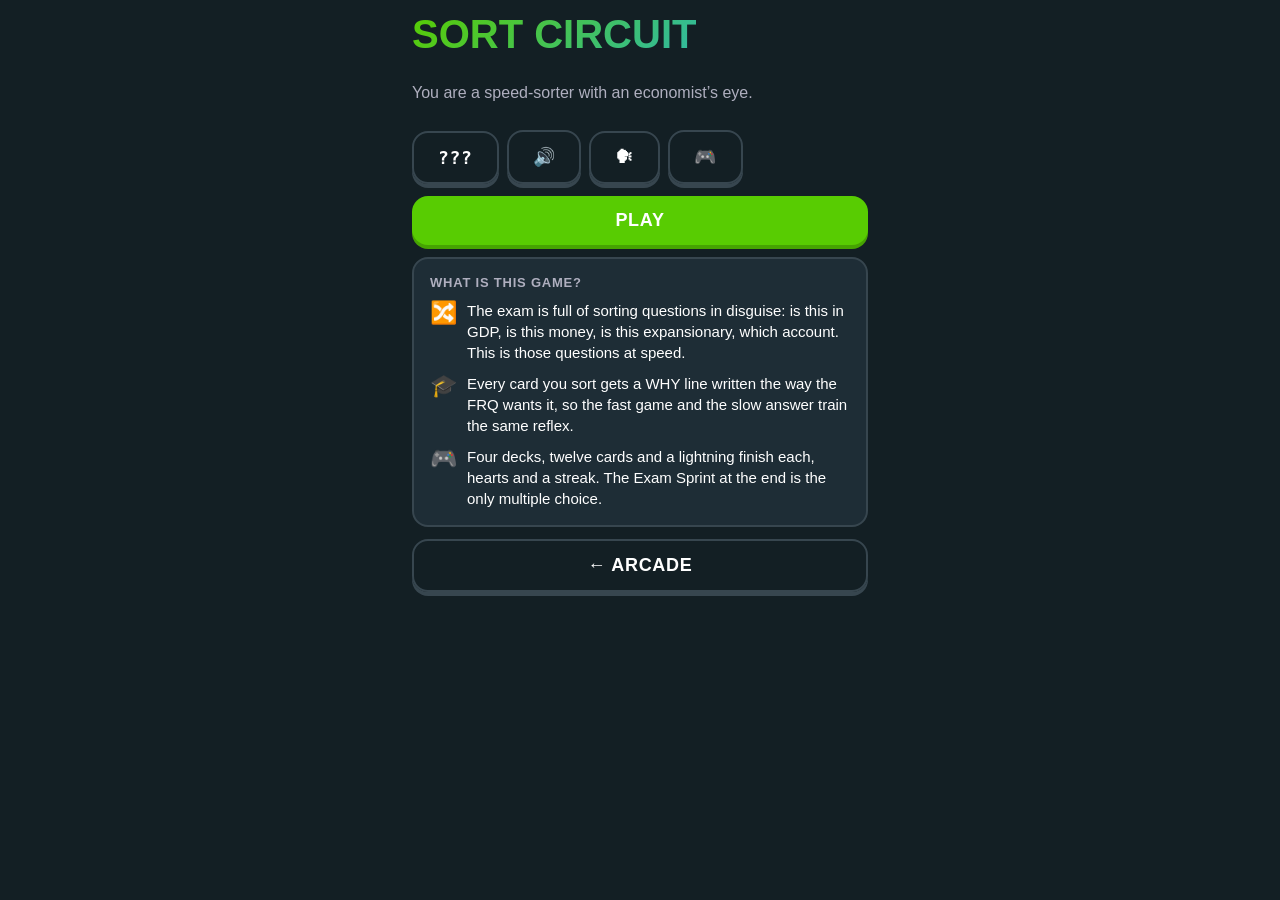
<file: games/sort-circuit.html>
<!DOCTYPE html>
<html lang="en">
<head>
<meta charset="utf-8">
<meta name="viewport" content="width=device-width, initial-scale=1">
<title>Sort Circuit — DRS Econ Arcade</title>
<!-- The arcade is static pages that talk to almost nobody. The policy says so out loud: nothing
     loads that is not this origin's own scripts and stylesheet, the two Google Fonts hosts, or a
     data: favicon. connect-src names the one place a page may ever send anything: the class
     leaderboard's Apps Script endpoint set in shared/leaderboard.js, which receives initials, a
     game, a level, a score and title points on a new personal best, and nothing else. Inline game
     scripts are why 'unsafe-inline' is in script-src; frame-ancestors is ignored in a meta tag, so
     the frame-buster below and vercel.json's real headers cover clickjacking. -->
<meta http-equiv="Content-Security-Policy" content="default-src 'none'; script-src 'self' 'unsafe-inline'; style-src 'self' 'unsafe-inline' https://fonts.googleapis.com; font-src https://fonts.gstatic.com; img-src 'self' data:; connect-src https://script.google.com https://script.googleusercontent.com; base-uri 'none'; form-action 'none'">
<meta name="referrer" content="no-referrer">
<link rel="icon" href="data:,">
<link rel="preconnect" href="https://fonts.googleapis.com">
<link rel="preconnect" href="https://fonts.gstatic.com" crossorigin>
<link rel="stylesheet" href="../shared/arcade.css?v=20260903f">
</head>
<body>

<script>
/* Nothing here is ever meant to run inside someone else's frame: break out, or go blank. */
if (self !== top) { try { top.location = self.location; } catch (e) { document.documentElement.hidden = true; } }
/* ================================================================================
   CONTENT — every deck, card and exam question in the game, one entry per line.
   Nothing here is logic; the game reads this and nothing else for its content.

   Deck: { n, name, blurb, ced, bins:[left, right], pool[], exam[] }.  A card is
   { id, text, emoji, bin: 0 (left) | 1 (right), why, ced, skill }.  `why` is always
   the sentence that would earn the FRQ point.  Every clock lives in TIMING below.
   ================================================================================ */
const DECKS = [
  {
    n: 1, name: 'GDP or Not', blurb: 'What counts in GDP and what only looks like it does', ced: '2.1',
    bins: ['Counts in GDP', 'Not in GDP'],
    pool: [
      { id: 'g-newcar', text: 'A Cedarhurst family buys a new car built in Ohio', emoji: '🚗', bin: 0, why: 'GDP counts the market value of final goods and services newly produced within the country during the year; a new domestically built car bought by a household is consumption spending and is included.', ced: '2.1', skill: 1 },
      { id: 'g-usedvan', text: 'A Lawrence family buys a used minivan', emoji: '🚐', bin: 1, why: 'GDP counts only goods produced in the current period; a used vehicle was counted when it was first sold, so its resale is not included.', ced: '2.1', skill: 1 },
      { id: 'g-flour', text: 'A Woodmere bakery buys flour to make bagels', emoji: '🥯', bin: 1, why: 'Intermediate goods are excluded to avoid double counting; the flour’s value is included in the price of the bagels it becomes.', ced: '2.1', skill: 1 },
      { id: 'g-teachers', text: 'The Lawrence school district pays its teachers', emoji: '🏫', bin: 0, why: 'Government purchases of goods and services, including the wages of public employees, are part of GDP as G.', ced: '2.1', skill: 1 },
      { id: 'g-ss', text: 'Social Security checks arrive in Hewlett mailboxes', emoji: '✉️', bin: 1, why: 'Transfer payments are not payments for currently produced goods or services, so they are excluded from GDP; the spending they finance is counted when it happens.', ced: '2.1', skill: 1 },
      { id: 'g-drill', text: 'A Hewlett dentist buys a new drill made in Germany', emoji: '🦷', bin: 1, why: 'GDP measures production within the country’s borders; an imported drill is subtracted as an import (M), so it adds nothing to U.S. GDP even though it is investment spending.', ced: '2.1', skill: 2 },
      { id: 'g-export', text: 'An Inwood factory ships machines to Brazil', emoji: '🚢', bin: 0, why: 'Exports are goods produced domestically and sold abroad; they are added to GDP as part of net exports (X − M).', ced: '2.1', skill: 1 },
      { id: 'g-shares', text: 'A retiree sells 100 shares of a Long Island utility', emoji: '📈', bin: 1, why: 'Buying or selling financial assets transfers ownership; it produces no new good or service and is not included in GDP.', ced: '2.1', skill: 1 },
      { id: 'g-house', text: 'A contractor builds a new house in Woodmere', emoji: '🏠', bin: 0, why: 'New residential construction is investment spending (I) and is included in GDP as newly produced output.', ced: '2.1', skill: 1 },
      { id: 'g-lawn', text: 'A teen mows a neighbor’s lawn for cash, off the books', emoji: '🌱', bin: 1, why: 'GDP counts only production that passes through recorded markets; unreported underground work is a limitation of the measure, not part of it.', ced: '2.2', skill: 1 },
      { id: 'g-dinner', text: 'A parent cooks dinner for the family', emoji: '🍝', bin: 1, why: 'Household production for one’s own family does not pass through a market, so it is not included in GDP — one reason GDP understates total output.', ced: '2.2', skill: 1 },
      { id: 'g-taxreturn', text: 'A Hewlett accountant prepares a client’s tax return', emoji: '🧾', bin: 0, why: 'Services newly produced and sold within the country are included in GDP at their market value.', ced: '2.1', skill: 1 },
      { id: 'g-inventory', text: 'A warehouse adds this year’s unsold goods to inventory', emoji: '📦', bin: 0, why: 'Goods produced but not yet sold are counted as inventory investment in the year they are produced, so they are included in GDP.', ced: '2.1', skill: 2 },
      { id: 'g-repave', text: 'The town repaves Central Avenue', emoji: '🚧', bin: 0, why: 'Government purchases of goods and services, such as road repaving, are part of GDP as G.', ced: '2.1', skill: 1 }
    ],
    exam: [
      { stem: 'Which of the following is counted as investment spending in the calculation of gross domestic product?', choices: ['A household’s purchase of shares of stock', 'A firm’s purchase of new machinery', 'A student’s deposit in a savings account', 'The government’s purchase of a new fire truck'], answer: 1, why: 'Investment in GDP means spending by firms on new capital goods, new construction and changes in inventories; buying financial assets is not investment in the national income accounts.', ced: '2.1', skill: 1 },
      { stem: 'Which of the following transactions would be counted in this year’s United States gross domestic product?', choices: ['A used car sold by a dealer to a family', 'A house built last year and sold this year', 'Legal services provided by an attorney this year', 'A bond issued by a corporation'], answer: 2, why: 'GDP counts the market value of final goods and services produced within the country during the current period; services produced this year count, while used goods, houses built in earlier years and financial transactions do not.', ced: '2.1', skill: 1 },
      { stem: 'Which of the following is included in the calculation of a country’s gross domestic product?', choices: ['The purchase of a used car from a neighbor', 'A Social Security payment to a retiree', 'The purchase of a newly built home', 'The sale of shares of stock on an exchange'], answer: 2, why: 'GDP counts newly produced final goods and services; a newly built home is residential investment, while used goods, transfer payments and financial transactions are excluded.', ced: '2.1', skill: 1 },
      { stem: 'A bakery buys flour and uses it to produce bread that it sells to consumers. Including the value of the flour in GDP as well as the value of the bread would result in which of the following?', choices: ['An accurate measure of production', 'Double counting', 'An understatement of GDP', 'The exclusion of intermediate goods'], answer: 1, why: 'The flour is an intermediate good whose value is already included in the price of the bread; counting it separately would double count.', ced: '2.1', skill: 2 },
      { stem: 'Which of the following would most likely cause measured GDP to understate a country’s total production?', choices: ['A large volume of exports', 'An increase in government purchases', 'A large amount of unpaid household production', 'A rise in the price level'], answer: 2, why: 'GDP excludes non-market production such as unpaid household work, so where such production is large, measured GDP understates total output.', ced: '2.2', skill: 1 }
    ]
  },
  {
    n: 2, name: 'M1 or Not', blurb: 'What is money right now, and what only stores it', ced: '4.3',
    bins: ['M1 money', 'Not M1'],
    pool: [
      { id: 'm-cash', text: 'The twenties in your wallet', emoji: '💵', bin: 0, why: 'Currency held by the public is the most liquid form of money and is included in M1.', ced: '4.3', skill: 1 },
      { id: 'm-coins', text: 'A jar of quarters on a Cedarhurst dresser', emoji: '🪙', bin: 0, why: 'Coins in circulation are currency held by the public, and currency is the most liquid component of M1.', ced: '4.3', skill: 1 },
      { id: 'm-checking', text: 'The balance in a Lawrence family’s checking account', emoji: '🏦', bin: 0, why: 'Checkable (demand) deposits can be spent directly by check or debit, so they are included in M1.', ced: '4.3', skill: 1 },
      { id: 'm-cd', text: 'A six-month certificate of deposit', emoji: '📜', bin: 1, why: 'A small time deposit cannot be spent until it matures, so it is near-money: part of M2 but not M1.', ced: '4.3', skill: 1 },
      { id: 'm-mmf', text: 'Shares in a money market mutual fund', emoji: '💹', bin: 1, why: 'Retail money market fund balances are included in M2 as near-money but are not part of M1.', ced: '4.3', skill: 1 },
      { id: 'm-creditline', text: 'The unused limit on a credit card', emoji: '💳', bin: 1, why: 'A credit card creates a loan when it is used; available credit is not an asset and is not money in any measure.', ced: '4.3', skill: 1 },
      { id: 'm-stock', text: '100 shares of a Long Island utility', emoji: '📈', bin: 1, why: 'Stocks are financial assets, not a medium of exchange; they must be sold for money before they can be spent, so they are not money.', ced: '4.3', skill: 1 },
      { id: 'm-bond', text: 'A U.S. savings bond in a Hewlett safe', emoji: '🎖️', bin: 1, why: 'A bond is a store of value but not a medium of exchange; it is not included in the money supply.', ced: '4.3', skill: 1 },
      { id: 'm-debit', text: 'The plastic debit card itself', emoji: '🪪', bin: 1, why: 'A debit card is a way to access a checking deposit; the deposit is money, the card is not.', ced: '4.3', skill: 2 },
      { id: 'm-gold', text: 'A gold ring', emoji: '💍', bin: 1, why: 'Gold is a commodity that stores value but is not generally accepted in exchange today, so it is not money.', ced: '4.3', skill: 1 },
      { id: 'm-euros', text: 'Euros left over from a trip to Paris', emoji: '💶', bin: 1, why: 'Foreign currency is not part of the U.S. money supply; M1 counts dollars held by the public.', ced: '4.3', skill: 1 },
      { id: 'm-register', text: 'The twenties in a bagel shop’s cash register', emoji: '🥯', bin: 0, why: 'Currency held by businesses outside the banking system is currency in circulation and part of M1.', ced: '4.3', skill: 1 },
      { id: 'm-reserves', text: 'A bank’s reserve balance at the Fed', emoji: '🏛️', bin: 1, why: 'Bank reserves are part of the monetary base, not the money supply; the public cannot spend them, so they are not in M1.', ced: '4.4', skill: 2 },
      { id: 'm-house', text: 'A house in Woodmere', emoji: '🏠', bin: 1, why: 'A house stores value but is not a medium of exchange and is far from liquid; it is wealth, not money.', ced: '4.3', skill: 1 },
      { id: 'm-paycheck', text: 'A paycheck just direct-deposited into checking', emoji: '💰', bin: 0, why: 'Once deposited, a paycheck is a checkable deposit that can be spent at once, so it is part of M1.', ced: '4.3', skill: 1 },
      { id: 'm-birthday', text: 'The $50 tucked into a birthday card', emoji: '🎂', bin: 0, why: 'Currency in the hands of the public is money whoever is holding it, so the birthday cash is part of M1.', ced: '4.3', skill: 1 },
      { id: 'm-bizchecking', text: 'A Lawrence shop’s business checking account', emoji: '🏪', bin: 0, why: 'Demand deposits held by businesses are checkable deposits and are included in M1.', ced: '4.3', skill: 1 },
      { id: 'm-mattress', text: 'A $100 bill kept under a mattress', emoji: '🛏️', bin: 0, why: 'Currency outside the banking system counts in M1 even when it is hoarded rather than spent; M1 measures what could be spent at once.', ced: '4.3', skill: 2 }
    ],
    exam: [
      { stem: 'A worker accepts a paycheck knowing it can be used to buy groceries, gasoline and rent. Which function of money does this best illustrate?', choices: ['Store of value', 'Unit of account', 'Medium of exchange', 'Standard of deferred payment'], answer: 2, why: 'Money serves as a medium of exchange when it is generally accepted in payment for goods and services, which is what makes a paycheck useful.', ced: '4.3', skill: 1 },
      { stem: 'Which of the following best explains why a savings bond is not part of the M1 money supply?', choices: ['Its value is fixed in dollars', 'It cannot be used directly as a medium of exchange', 'It is issued by the government', 'It earns interest'], answer: 1, why: 'M1 consists of currency and checkable deposits, the assets that can be spent directly; a bond must first be sold for money, so it is a financial asset rather than money.', ced: '4.3', skill: 2 },
      { stem: 'Which of the following is included in the M1 measure of the money supply?', choices: ['A six-month certificate of deposit', 'Balances in checking accounts', 'Shares of stock in a corporation', 'The unused portion of a credit card limit'], answer: 1, why: 'M1 consists of currency in circulation and checkable deposits — the most liquid forms of money that can be spent directly.', ced: '4.3', skill: 1 },
      { stem: 'A bagel shop posts its prices in dollars. Which function of money does this best illustrate?', choices: ['Medium of exchange', 'Store of value', 'Unit of account', 'Standard of deferred payment'], answer: 2, why: 'Stating prices in dollars uses money as a unit of account, the common measure in which values are expressed.', ced: '4.3', skill: 1 },
      { stem: 'Which of the following assets is the most liquid?', choices: ['A house', 'A checking account balance', 'A two-year certificate of deposit', 'A corporate bond'], answer: 1, why: 'Liquidity is the ease of converting an asset to a medium of exchange; a checking balance can be spent immediately, so it is the most liquid asset listed.', ced: '4.3', skill: 1 }
    ]
  },
  {
    n: 3, name: 'Expansionary or Contractionary', blurb: 'Fiscal and monetary moves, sorted by which way they push AD', ced: '3.8',
    bins: ['Expansionary', 'Contractionary'],
    pool: [
      { id: 'p-taxcut', text: 'Congress cuts personal income taxes', emoji: '💸', bin: 0, why: 'A cut in personal income taxes raises disposable income and consumption spending, shifting aggregate demand right: expansionary fiscal policy.', ced: '3.8', skill: 1 },
      { id: 'p-highways', text: 'Congress funds a national highway rebuild', emoji: '🚧', bin: 0, why: 'An increase in government purchases increases aggregate demand directly: expansionary fiscal policy.', ced: '3.8', skill: 1 },
      { id: 'p-iorb-down', text: 'The Fed lowers the interest rate it pays on reserve balances', emoji: '🏦', bin: 0, why: 'With ample reserves, lowering the administered rate lowers the federal funds rate and other interest rates, increasing interest-sensitive spending and shifting aggregate demand right: expansionary monetary policy.', ced: '4.6', skill: 1 },
      { id: 'p-sell-bonds', text: 'The Fed sells government bonds on the open market', emoji: '📉', bin: 1, why: 'In a limited-reserves system an open-market sale drains reserves and decreases the money supply, raising the nominal interest rate and shifting aggregate demand left: contractionary monetary policy.', ced: '4.6', skill: 1 },
      { id: 'p-iorb-up', text: 'The Fed raises its policy rate by 75 basis points', emoji: '📈', bin: 1, why: 'A higher policy rate raises the real interest rate, decreases interest-sensitive consumption and investment, and shifts aggregate demand left: contractionary monetary policy.', ced: '4.6', skill: 1 },
      { id: 'p-defense', text: 'Congress cuts defense spending', emoji: '✂️', bin: 1, why: 'A decrease in government purchases decreases aggregate demand: contractionary fiscal policy.', ced: '3.8', skill: 1 },
      { id: 'p-taxup', text: 'Congress raises taxes to shrink the deficit', emoji: '🏛️', bin: 1, why: 'Higher taxes reduce disposable income and consumption spending, shifting aggregate demand left: contractionary fiscal policy.', ced: '3.8', skill: 1 },
      { id: 'p-buy-bonds', text: 'The Fed buys government bonds on the open market', emoji: '🖨️', bin: 0, why: 'In a limited-reserves system an open-market purchase adds reserves and increases the money supply, lowering the nominal interest rate and shifting aggregate demand right: expansionary monetary policy.', ced: '4.6', skill: 1 },
      { id: 'p-checks', text: 'Stimulus checks land in every Five Towns account', emoji: '📬', bin: 0, why: 'Transfer payments raise disposable income and consumption spending, shifting aggregate demand right: expansionary fiscal policy.', ced: '3.8', skill: 1 },
      { id: 'p-stabilizer', text: 'A recession hits and unemployment benefits automatically rise', emoji: '🛟', bin: 0, why: 'Automatic stabilizers such as unemployment insurance increase transfer payments in a recession without new legislation, supporting consumption and aggregate demand: expansionary in effect.', ced: '3.9', skill: 2 },
      { id: 'p-qe', text: 'The Fed launches a program of long-term bond purchases', emoji: '🏗️', bin: 0, why: 'Buying long-term assets lowers long-term interest rates and increases interest-sensitive spending, shifting aggregate demand right: expansionary monetary policy.', ced: '4.6', skill: 1 },
      { id: 'p-discount', text: 'The Fed raises the discount rate', emoji: '🔺', bin: 1, why: 'A higher discount rate makes borrowing reserves from the Fed more expensive, tightening credit and shifting aggregate demand left: contractionary monetary policy.', ced: '4.6', skill: 1 },
      { id: 'p-surplus', text: 'Congress cuts spending to run a budget surplus', emoji: '📉', bin: 1, why: 'Lower government purchases decrease aggregate demand: contractionary fiscal policy, whatever it does for the debt.', ced: '3.8', skill: 1 },
      { id: 'p-credit', text: 'Congress passes an investment tax credit', emoji: '🧾', bin: 0, why: 'An investment tax credit raises the after-tax return on capital and increases investment spending, shifting aggregate demand right: expansionary fiscal policy.', ced: '3.8', skill: 1 }
    ],
    exam: [
      { stem: 'Assume an economy is experiencing inflation above its target and the banking system has limited reserves. Which of the following central bank actions would be most appropriate?', choices: ['Buying government bonds on the open market', 'Selling government bonds on the open market', 'Lowering the discount rate', 'Lowering the reserve requirement'], answer: 1, why: 'With limited reserves, an open-market sale drains reserves and decreases the money supply, raising the nominal interest rate, lowering interest-sensitive spending and shifting aggregate demand left, which reduces inflation.', ced: '4.6', skill: 1 },
      { stem: 'Which of the following is an example of discretionary expansionary fiscal policy?', choices: ['Unemployment insurance payments rising during a recession', 'Income tax revenues falling as incomes fall', 'Congress passing a new infrastructure spending bill', 'The central bank lowering its policy interest rate'], answer: 2, why: 'Discretionary fiscal policy is a deliberate change in government spending or taxes by the legislature; a new spending bill increases government purchases and aggregate demand, unlike automatic stabilizers or monetary policy.', ced: '3.8', skill: 1 },
      { stem: 'Assume an economy is operating below full employment. Which of the following combinations of fiscal and monetary policy would be most effective in increasing real output?', choices: ['Increase taxes and sell government bonds', 'Increase government spending and lower the policy interest rate', 'Decrease government spending and buy government bonds', 'Decrease taxes and raise the policy interest rate'], answer: 1, why: 'Expansionary fiscal policy (higher government spending) and expansionary monetary policy (a lower policy rate) both shift aggregate demand right, raising real output toward full employment.', ced: '5.1', skill: 1 },
      { stem: 'Which of the following is an example of an automatic stabilizer?', choices: ['A new law that increases highway spending during a recession', 'Unemployment insurance payments that rise as unemployment rises', 'An open-market purchase of bonds by the central bank', 'A one-time tax rebate passed by Congress'], answer: 1, why: 'Automatic stabilizers change government spending or taxes with the business cycle without new legislation; unemployment insurance payments rise automatically in a downturn.', ced: '3.9', skill: 1 },
      { stem: 'Assume the banking system has ample reserves and the central bank wants to reduce inflation. Which of the following actions would be appropriate?', choices: ['Lowering the interest rate paid on reserve balances', 'Raising the interest rate paid on reserve balances', 'Increasing government purchases', 'Buying long-term bonds'], answer: 1, why: 'With ample reserves the central bank tightens by raising its administered rates; a higher interest rate on reserve balances raises market interest rates, lowers interest-sensitive spending and shifts aggregate demand left, reducing inflation.', ced: '4.6', skill: 1 }
    ]
  },
  {
    n: 4, name: 'Current or Financial', blurb: 'Balance of payments: which account records the deal', ced: '6.1',
    bins: ['Current account', 'Financial account'],
    pool: [
      { id: 'b-export', text: 'A Lawrence firm sells machines to a buyer in Chile', emoji: '🚢', bin: 0, why: 'Exports of goods are recorded in the current account as a credit, because the payment for them flows into the country.', ced: '6.1', skill: 1 },
      { id: 'b-tv', text: 'A Hewlett family buys a television made in Japan', emoji: '📺', bin: 0, why: 'Imports of goods are recorded in the current account as a debit, because the payment for them flows out of the country.', ced: '6.1', skill: 1 },
      { id: 'b-treasury', text: 'A German investor buys U.S. Treasury bonds', emoji: '🏛️', bin: 1, why: 'A foreign purchase of U.S. financial assets is a capital inflow, recorded in the financial account as a credit.', ced: '6.1', skill: 1 },
      { id: 'b-korea', text: 'An American buys shares of a Korean carmaker', emoji: '📈', bin: 1, why: 'A U.S. purchase of foreign financial assets is a capital outflow, recorded in the financial account as a debit.', ced: '6.1', skill: 1 },
      { id: 'b-hotel', text: 'Foreign tourists spend a week at a Cedarhurst hotel', emoji: '🏨', bin: 0, why: 'Services sold to foreigners are exports of services, recorded in the current account as a credit.', ced: '6.1', skill: 1 },
      { id: 'b-remit', text: 'A Woodmere resident sends money to family abroad', emoji: '💌', bin: 0, why: 'A gift or remittance is a unilateral transfer, recorded in the current account.', ced: '6.1', skill: 1 },
      { id: 'b-factory', text: 'A U.S. company builds a factory in Mexico', emoji: '🏭', bin: 1, why: 'Direct investment abroad is a purchase of foreign real assets, recorded in the financial account as a capital outflow.', ced: '6.1', skill: 1 },
      { id: 'b-dividend', text: 'A Long Island investor receives dividends from a French company', emoji: '💶', bin: 0, why: 'Income earned on foreign assets is investment income, recorded in the current account as a credit.', ced: '6.1', skill: 2 },
      { id: 'b-branch', text: 'A French bank opens a branch in New York', emoji: '🏦', bin: 1, why: 'Foreign direct investment into the United States is a capital inflow, recorded in the financial account.', ced: '6.1', skill: 1 },
      { id: 'b-aid', text: 'The U.S. government ships grain to a country hit by famine', emoji: '🌾', bin: 0, why: 'Foreign aid is a unilateral transfer, recorded in the current account as a debit.', ced: '6.1', skill: 1 },
      { id: 'b-tower', text: 'A Japanese firm buys a Manhattan office tower', emoji: '🏙️', bin: 1, why: 'A foreign purchase of a U.S. real asset is a capital inflow, recorded in the financial account.', ced: '6.1', skill: 1 },
      { id: 'b-oil', text: 'A U.S. refinery imports a tanker of crude oil', emoji: '🛢️', bin: 0, why: 'A tanker of crude is an import of goods, recorded in the current account as a debit: the payment for it flows out of the country.', ced: '6.1', skill: 1 },
      { id: 'b-interest', text: 'The Treasury pays interest to foreign holders of U.S. bonds', emoji: '💸', bin: 0, why: 'Income paid to foreign owners of U.S. assets is investment income, recorded in the current account as a debit.', ced: '6.1', skill: 2 },
      { id: 'b-tuition', text: 'A Lawrence student pays tuition at a British university', emoji: '🎓', bin: 0, why: 'Education bought abroad is an import of services, recorded in the current account as a debit.', ced: '6.1', skill: 1 }
    ],
    exam: [
      { stem: 'A Japanese automaker builds a factory in Ohio. In the United States balance of payments, this transaction is recorded as which of the following?', choices: ['A credit in the current account', 'A debit in the current account', 'A credit in the financial account', 'A debit in the financial account'], answer: 2, why: 'Foreign direct investment into the United States is a capital inflow, recorded as a credit in the financial account.', ced: '6.1', skill: 2 },
      { stem: 'Which of the following would be recorded as a debit in the current account of the United States?', choices: ['A United States firm exports wheat to Egypt', 'A United States resident receives dividends from a German company', 'A United States resident buys a vacation in Italy', 'A Canadian investor buys United States Treasury bonds'], answer: 2, why: 'A vacation purchased abroad is an import of services, recorded as a debit in the current account; exports and income received from abroad are credits, and a foreign purchase of U.S. bonds belongs in the financial account.', ced: '6.1', skill: 2 },
      { stem: 'Which of the following transactions would be recorded in the current account of the United States balance of payments?', choices: ['A U.S. resident buys shares of a Japanese company', 'A German firm builds a plant in Ohio', 'A U.S. firm exports software to Canada', 'A French investor buys U.S. Treasury bonds'], answer: 2, why: 'The current account records trade in goods and services, investment income and transfers; an export of software is a credit in the current account, while purchases of assets belong to the financial account.', ced: '6.1', skill: 1 },
      { stem: 'Assume the United States runs a current account deficit. Which of the following must be true?', choices: ['The United States runs a financial account deficit of equal size', 'The United States runs a financial account surplus of equal size', 'The dollar must depreciate', 'Net exports are positive'], answer: 1, why: 'The current account and the financial account sum to zero, so a current account deficit is matched by a financial account surplus: net capital inflows finance the excess of imports over exports.', ced: '6.1', skill: 1 },
      { stem: 'A U.S. company purchases a factory in Brazil. In the U.S. balance of payments this transaction is recorded as which of the following?', choices: ['A credit in the current account', 'A debit in the current account', 'A credit in the financial account', 'A debit in the financial account'], answer: 3, why: 'Buying a foreign real asset is a capital outflow, recorded as a debit in the financial account.', ced: '6.1', skill: 2 }
    ]
  }
];

/* ================================================================================
   TIMING — Teacher-tunable: seconds students get.  Numbers are seconds.
   ================================================================================ */
const TIMING = {
  cardSeconds: 15,            // one card, drag it into a bin
  lightningSeconds: 8,        // each of the closing lightning cards
  warnSeconds: 4,             // when the bar turns red and the tick/tock starts
  cardInSeconds: 0.3,         // the card's slide-in; the clock waits for it to land
  readGrace: 3,               // opening seconds that all pay the full speed bonus
  whySeconds: 1.6,            // how long a right answer's WHY line stays up; a tap ends it
  examSeconds: 70             // the Exam Sprint stays at the real exam's Section I pace
};

/* ================================================================================
   HOW TO PLAY — the cards the first run of a deck opens on, and what the ? shows.
   ================================================================================ */
const HOWTO = [
  { emoji: '\u{1F0CF}', head: 'One card, two bins', body: 'A card lands with a thing on it. Drag it left or right into the bin it belongs in. Let go past the edge and it snaps home; let go early and it comes back.' },
  { emoji: '❤️', head: 'Three hearts, and a streak', body: 'A wrong sort costs a heart, and three lost ends the deck. Three right in a row starts a multiplier that climbs to ×5.' },
  { emoji: '⚡', head: 'The bar is the clock', body: 'It empties while you decide and turns red near the end; out of time counts as wrong. The last four cards come on half the clock, for half again the points.' },
  { emoji: '\u{1F4DD}', head: 'Then the Exam Sprint', body: 'Three questions in the exam’s own voice at the exam’s own pace. Optional — but gold needs it.' }
];

/* ================================================================================
   WHAT IS THIS GAME? — the purpose, before the rules.
   ================================================================================ */
const INTRO = [
  { emoji: '\u{1F500}', text: 'The exam is full of sorting questions in disguise: is this in GDP, is this money, is this expansionary, which account. This is those questions at speed.' },
  { emoji: '\u{1F393}', text: 'Every card you sort gets a WHY line written the way the FRQ wants it, so the fast game and the slow answer train the same reflex.' },
  { emoji: '\u{1F3AE}', text: 'Four decks, twelve cards and a lightning finish each, hearts and a streak. The Exam Sprint at the end is the only multiple choice.' }
];

/* ================================================================================
   JUICE — the streak call-outs, keyed by the run length that earns them, and the lightning round's entrance.
   Copy, not logic.
   ================================================================================ */
const JUICE = {
  streak: { 3: '🔥 Three in a row · ×2', 6: '🔥🔥 Six straight · ×3', 9: '🔥🔥🔥 Nine straight · ×4', 12: '🔥 ×5 · MAXED OUT' },
  lightning: '⚡ LIGHTNING'
};
</script>

<main class="app" id="app">

  <!-- TITLE -->
  <section class="screen active" id="screen-title">
    <div class="stack">
      <h1 class="h1" tabindex="-1" data-focus>SORT CIRCUIT</h1>
      <p class="muted">You are a speed-sorter with an economist’s eye.</p>
      <div class="row">
        <button type="button" class="btn btn-ghost mono" id="initialsBtn" aria-label="Set your three-letter initials">???</button>
        <button type="button" class="btn btn-ghost" id="muteBtn" aria-label="Sound on or off" aria-pressed="false">🔊</button>
        <button type="button" class="btn btn-ghost" id="voiceBtn" aria-label="Read-aloud voice on or off" aria-pressed="false">🗣</button>
        <button type="button" class="btn btn-ghost switch-btn" aria-label="Switch game">🎮</button>
      </div>
      <div class="panel" id="initialsPanel" hidden><div class="stack" id="initialsMount"></div></div>
      <button type="button" class="btn btn-block" id="playBtn">Play</button>
      <section class="panel stack intro" id="intro" aria-labelledby="introTitle"></section>
      <a class="btn btn-ghost btn-block" href="../index.html">← Arcade</a>
    </div>
  </section>

  <!-- SELECT -->
  <section class="screen" id="screen-select">
    <div class="stack">
      <header class="topbar">
        <button type="button" class="btn btn-ghost topbar-back" id="selectBack" aria-label="Back to the title screen">←</button>
        <h2 class="panel-title" tabindex="-1" data-focus>Decks</h2>
        <button type="button" class="btn btn-ghost howto-btn switch-btn" aria-label="Switch game">🎮</button>
        <button type="button" class="btn btn-ghost howto-btn" id="selectHowto" aria-label="How to play">?</button>
      </header>
      <div class="stack" id="deckList"></div>
    </div>
  </section>

  <!-- HOW TO PLAY -->
  <section class="screen" id="screen-howto">
    <div class="stack">
      <header class="topbar">
        <button type="button" class="btn btn-ghost topbar-back" id="howtoBack" aria-label="Back">←</button>
        <h2 class="panel-title" id="howtoTitle" tabindex="-1" data-focus>How to play</h2>
        <button type="button" class="btn btn-ghost howto-btn switch-btn" aria-label="Switch game">🎮</button>
      </header>
      <div class="stack" id="howtoCards"></div>
      <button type="button" class="btn btn-ghost btn-block btn-sm glossary-btn">📖 The terms, as the exam uses them</button>
      <button type="button" class="btn btn-block" id="howtoGo">Got it — play</button>
    </div>
  </section>

  <!-- PLAY -->
  <section class="screen" id="screen-play">
    <div class="stack tight">
      <header class="topbar">
        <button type="button" class="btn btn-ghost topbar-back" id="playBack" aria-label="Quit to the deck list">←</button>
        <div class="hearts" id="hearts"></div>
        <div class="topbar-stats">
          <span class="combo" id="combo"></span>
          <span class="score" id="score">0</span>
        </div>
        <button type="button" class="btn btn-ghost howto-btn" id="playHowto" aria-label="How to play">?</button>
      </header>
      <div class="timer-bar" id="timer"></div>
      <div class="row sort-head">
        <span class="tag" id="deckTag">Deck</span>
        <span class="muted mono" id="cardCount"></span>
      </div>
      <!-- The two bins and the card between them: the whole game is the card's x position. -->
      <div class="sort-table" id="sortTable">
        <div class="bin left" id="binLeft" aria-hidden="true"><span class="bin-label" id="binLeftLabel"></span></div>
        <div class="bin right" id="binRight" aria-hidden="true"><span class="bin-label" id="binRightLabel"></span></div>
        <div class="sort-card panel" id="sortCard" tabindex="-1" data-focus>
          <div class="sort-emoji" id="cardEmoji" aria-hidden="true"></div>
          <div class="sort-text" id="cardText"></div>
        </div>
      </div>
      <div class="muted" id="hint">Drag the card into a bin</div>
      <div class="row wrap kbd-answers" id="kbdRow" role="group" aria-label="Answer with the keyboard"></div>
      <div class="sr-only" id="cardRead" role="status" aria-live="polite"></div>
    </div>
  </section>

  <!-- EXAM SPRINT — the one screen in the game with multiple choice -->
  <section class="screen" id="screen-exam">
    <div class="stack">
      <header class="topbar">
        <button type="button" class="btn btn-ghost topbar-back" id="examBack" aria-label="Quit to the deck list">←</button>
        <h2 class="panel-title" tabindex="-1" data-focus>Exam Sprint</h2>
        <div class="topbar-stats"><span class="mono" id="examCount"></span></div>
        <button type="button" class="btn btn-ghost howto-btn switch-btn" aria-label="Switch game">🎮</button>
      </header>
      <div class="timer-bar" id="examTimer"></div>
      <div class="row">
        <span class="tag" id="examPace">70 s</span>
        <span class="muted" id="examSub"></span>
      </div>
      <div class="panel"><div class="exam-stem" id="examStem"></div></div>
      <div class="stack" id="examChoices"></div>
    </div>
  </section>

  <!-- CLEAR, FAIL and the sprint result all render an Arcade.endScreen panel here -->
  <section class="screen" id="screen-end"></section>

</main>

<div class="sheet" id="sheet" role="status">
  <div class="stack">
    <div class="sheet-msg" id="sheetMsg"></div>
    <div class="sheet-why" id="sheetWhy"></div>
    <button type="button" class="btn btn-block" id="sheetBtn">Got it</button>
  </div>
</div>

<script src="../shared/arcade.js?v=20260903f"></script>
<script src="../shared/leaderboard.js?v=20260903f"></script>
<script src="../shared/glossary.js?v=20260903f"></script>

<script>
/* ================================================================================
   SORT CIRCUIT — the game. Sections: elements · screens · progress · deck select ·
   the card (drag) · round chrome · round loop · exam sprint · the run · end screens · boot.
   During play the student's only input is dragging the card into a bin; multiple
   choice appears nowhere but the Exam Sprint. Every sort calls Arcade.track once.
   ================================================================================ */
(function () {
  'use strict';
  if (typeof Arcade === 'undefined') return;

  var CARD_MS = TIMING.cardSeconds * 1000;
  var LIGHTNING_MS = TIMING.lightningSeconds * 1000;
  var WARN_MS = TIMING.warnSeconds * 1000;
  var CARD_IN_MS = TIMING.cardInSeconds * 1000;
  var GRACE_MS = TIMING.readGrace * 1000;
  var WHY_MS = TIMING.whySeconds * 1000;
  var EXAM_MS = TIMING.examSeconds * 1000;
  var HEARTS = 3;
  var ROUNDS = 12;            // cards drawn before the lightning finish
  var LIGHTNING = 4;          // cards in the finish
  var COMMIT = 0.38;          // how far across the table (as a fraction of its width) a drag must go
  var KEYS = 'ABCD';
  var EXAM_DRAW = 3;          // questions per sprint, drawn from the level's pool
  var EXAM_FRAME = 'Now say it the way the exam asks — 3 questions, ' + TIMING.examSeconds + ' s each';

  /* ===== ELEMENTS ===== */

  /** @param {string} id @returns {any} */
  function byId(id) { return document.getElementById(id); }
  /** @param {number} ms @returns {Promise<void>} */
  function wait(ms) { return new Promise(function (resolve) { setTimeout(resolve, ms); }); }
  /** @param {string} cls @param {string} text @returns {any} */
  function fill(cls, text) { var n = document.createElement('div'); n.className = cls; n.textContent = text; return n; }
  /** @param {string} cls @param {string} text @returns {any} */
  function chip(cls, text) { var n = document.createElement('span'); n.className = cls; n.textContent = text; return n; }

  var screens = {
    title: byId('screen-title'), select: byId('screen-select'), howto: byId('screen-howto'),
    play: byId('screen-play'), exam: byId('screen-exam'), end: byId('screen-end')
  };
  var deckList = byId('deckList');
  var initialsBtn = byId('initialsBtn'), initialsPanel = byId('initialsPanel'), initialsMount = byId('initialsMount');
  var heartsEl = byId('hearts'), comboEl = byId('combo'), scoreEl = byId('score'), timerEl = byId('timer');
  var deckTag = byId('deckTag'), cardCount = byId('cardCount');
  var table = byId('sortTable'), binLeft = byId('binLeft'), binRight = byId('binRight');
  var binLeftLabel = byId('binLeftLabel'), binRightLabel = byId('binRightLabel');
  var cardEl = byId('sortCard'), cardEmoji = byId('cardEmoji'), cardText = byId('cardText');
  var hintEl = byId('hint'), kbdRow = byId('kbdRow'), cardRead = byId('cardRead');
  var examTimerEl = byId('examTimer'), examCountEl = byId('examCount'), examSubEl = byId('examSub');
  var examStemEl = byId('examStem'), examChoicesEl = byId('examChoices');
  var sheet = byId('sheet'), sheetMsg = byId('sheetMsg'), sheetWhy = byId('sheetWhy'), sheetBtn = byId('sheetBtn');
  var howtoTitle = byId('howtoTitle'), howtoCards = byId('howtoCards'), introEl = byId('intro');

  /** The run in progress. `token` is what tells an awaiting round it has been abandoned. */
  var run = null;
  var runToken = 0;
  var exam = null;
  var examToken = 0;
  /** @param {number} token @returns {boolean} */
  function alive(token) { return token === runToken; }
  /** @param {number} token @returns {boolean} */
  function examAlive(token) { return token === examToken; }

  /* ===== SCREENS ===== */

  var booted = false;
  /** @param {string} name */
  function show(name) {
    Object.keys(screens).forEach(function (key) { screens[key].classList.toggle('active', key === name); });
    if (booted) Arcade.guardTaps();
    booted = true;
    Arcade.focusScreen(screens[name]);
  }

  function abortRun() {
    runToken += 1;
    examToken += 1;
    if (run && run.clock) run.clock.stop();
    if (exam && exam.stop) exam.stop();
    ackNow();
    hideSheet();
    settleDrag(null);
    Arcade.voice.stop();
  }

  /* ===== PROGRESS — arcade.sort.progress ===== */

  /** @returns {{unlocked:number, levels:Object<string, any>}} */
  function loadProgress() {
    var p = Arcade.store.get('arcade.sort.progress', null);
    if (!p || typeof p !== 'object') p = {};
    var levels = {};
    var raw = p.levels && typeof p.levels === 'object' ? p.levels : {};
    Object.keys(raw).forEach(function (key) { if (raw[key] && typeof raw[key] === 'object') levels[key] = raw[key]; });
    return { unlocked: typeof p.unlocked === 'number' && p.unlocked >= 1 ? p.unlocked : 1, levels: levels };
  }

  /** @returns {any} */
  function blankRecord() { return { cleared: false, acc: 0, best: 0, medal: null, exam: null, examPerfect: false }; }

  /** @param {any} rec @returns {any} */
  function rescore(rec) {
    rec.medal = Arcade.medalFor(rec.acc, { examPassed: !!(rec.exam && rec.exam.right >= 2) });
    rec.examPerfect = !!(rec.exam && rec.exam.total > 0 && rec.exam.right === rec.exam.total && rec.acc >= 0.95);
    return rec;
  }

  /** @param {number} n @param {number} score @param {number} acc */
  function saveProgress(n, score, acc) {
    var p = loadProgress();
    var rec = p.levels[String(n)] || blankRecord();
    rec.cleared = true;
    rec.acc = Math.max(rec.acc || 0, acc);
    rec.best = Math.max(rec.best || 0, score);
    p.levels[String(n)] = rescore(rec);
    if (rec.acc >= 0.75) p.unlocked = Math.max(p.unlocked, n + 1);
    Arcade.store.set('arcade.sort.progress', p);
  }

  /** @param {number} n @param {number} right @param {number} total @returns {any} */
  function saveExam(n, right, total) {
    var p = loadProgress();
    var rec = p.levels[String(n)] || blankRecord();
    if (!rec.exam || right > rec.exam.right) rec.exam = { right: right, total: total };
    p.levels[String(n)] = rescore(rec);
    Arcade.store.set('arcade.sort.progress', p);
    return rec;
  }

  /* ===== DECK SELECT ===== */

  /** @param {number} n @returns {any} */
  function deckOf(n) { for (var i = 0; i < DECKS.length; i += 1) if (DECKS[i].n === n) return DECKS[i]; return undefined; }
  /** @param {number} n @returns {boolean} */
  function playable(n) { return !!deckOf(n) && n <= loadProgress().unlocked; }

  /** @param {any} D @param {any} rec @param {boolean} locked @returns {any} */
  function deckTile(D, rec, locked) {
    var tile = document.createElement('div');
    tile.className = 'panel level-tile' + (locked ? ' locked' : '');
    var medal = Arcade.safeMedal(rec && rec.medal);
    var open = document.createElement('button');
    open.type = 'button';
    open.className = 'tile-open';
    open.disabled = locked;
    open.setAttribute('aria-label', (locked ? 'Locked: deck ' : 'Play deck ') + D.n + ', ' + D.name + (medal === 'none' ? '' : ', ' + medal + ' medal'));
    open.appendChild(chip('level-num', String(D.n)));
    var info = chip('tile-info', '');
    info.appendChild(chip('tile-name', D.name + (locked ? ' 🔒' : '')));
    var meta = chip('tile-meta', '');
    meta.appendChild(chip('muted', rec && rec.cleared ? 'Best ' + rec.best + ' · ' + Math.round(rec.acc * 100) + '%' : locked ? 'Locked' : D.blurb));
    if (rec && rec.exam) meta.appendChild(chip('tag', 'Sprint ' + rec.exam.right + '/' + rec.exam.total));
    if (rec && rec.examPerfect) meta.appendChild(chip('ribbon', 'Exam Ready'));
    info.appendChild(meta);
    open.appendChild(info);
    open.appendChild(chip('medal ' + medal, medal === 'none' ? '—' : medal.charAt(0).toUpperCase()));
    if (!locked) open.addEventListener('click', function () { startDeck(D.n); });
    tile.appendChild(open);
    if (rec && rec.cleared) {
      var sprint = document.createElement('button');
      sprint.type = 'button';
      sprint.className = 'btn btn-ghost tile-btn';
      sprint.textContent = 'Exam Sprint';
      sprint.setAttribute('aria-label', 'Exam Sprint for deck ' + D.n);
      sprint.addEventListener('click', function () { startExam(D.n); });
      tile.appendChild(sprint);
    }
    return tile;
  }

  function paintSelect() {
    var progress = loadProgress();
    deckList.textContent = '';
    DECKS.forEach(function (D) { deckList.appendChild(deckTile(D, progress.levels[String(D.n)] || null, D.n > progress.unlocked)); });
  }

  /* ===== THE CARD — one pointer, one axis, two bins =====
     The card follows the finger sideways and tilts a little; past COMMIT of the table's width
     it is released into that bin, otherwise it springs home. A tap with no drag does nothing.
     The keyboard gets the same answer through two real buttons. */

  /** @type {any} */ var drag = null;
  /** @type {((bin:number|null) => void)|null} */ var dragResolve = null;
  var cardLocked = true;

  /** @returns {number} */
  function tableWidth() { return Math.max(1, table.getBoundingClientRect().width); }

  /** @param {number} dx px @param {boolean} animate */
  function placeCard(dx, animate) {
    cardEl.style.transition = animate ? 'transform .18s ease-out' : 'none';
    cardEl.style.transform = 'translateX(' + dx.toFixed(1) + 'px) rotate(' + (dx / tableWidth() * 14).toFixed(2) + 'deg)';
    var lean = dx / (tableWidth() * COMMIT);
    binLeft.classList.toggle('near', lean < -0.5);
    binRight.classList.toggle('near', lean > 0.5);
  }

  /** Finish whatever drag is in flight without a verdict. @param {any} ev */
  function settleDrag(ev) {
    if (!drag) return;
    var d = drag;
    drag = null;
    try { cardEl.releasePointerCapture(d.pointerId); } catch (err) { /* already gone */ }
    if (ev) placeCard(0, true);
  }

  /** The next sort: resolves with 0 (left), 1 (right), or null when the clock wins.
   *  @returns {Promise<number|null>} */
  function nextSort() {
    return new Promise(function (resolve) { dragResolve = resolve; });
  }

  /** @param {number|null} bin */
  function handOver(bin) {
    if (!dragResolve) return;
    var resolve = dragResolve;
    dragResolve = null;
    resolve(bin);
  }

  cardEl.addEventListener('pointerdown', function (ev) {
    if (cardLocked || drag) return;
    ev.preventDefault();
    drag = { pointerId: ev.pointerId, startX: ev.clientX, dx: 0 };
    try { cardEl.setPointerCapture(ev.pointerId); } catch (err) { /* capture is a nicety */ }
    cardEl.classList.add('grabbed');
    Arcade.sfx.play('grab');
  });
  cardEl.addEventListener('pointermove', function (ev) {
    if (!drag || ev.pointerId !== drag.pointerId) return;
    drag.dx = ev.clientX - drag.startX;
    placeCard(drag.dx, false);
  });
  cardEl.addEventListener('pointerup', function (ev) {
    if (!drag || ev.pointerId !== drag.pointerId) return;
    var dx = drag.dx;
    settleDrag(null);
    cardEl.classList.remove('grabbed');
    var limit = tableWidth() * COMMIT;
    if (Math.abs(dx) < limit) { placeCard(0, true); return; }
    commit(dx < 0 ? 0 : 1);
  });
  cardEl.addEventListener('pointercancel', function (ev) {
    if (!drag || ev.pointerId !== drag.pointerId) return;
    settleDrag(null);
    cardEl.classList.remove('grabbed');
    placeCard(0, true);
  });

  /** Fly the card into a bin and hand the answer over. @param {number} bin */
  function commit(bin) {
    if (cardLocked) return;
    cardLocked = true;
    var out = tableWidth() * (bin === 0 ? -1.1 : 1.1);
    placeCard(out, true);
    Arcade.sfx.play('snap');
    handOver(bin);
  }

  /** @param {number} bin the keyboard's road to the same answer */
  function answerKbd(bin) { if (!cardLocked && !drag) commit(bin); }

  /** @param {any} D */
  function buildKbdRow(D) {
    kbdRow.textContent = '';
    [0, 1].forEach(function (bin) {
      var b = document.createElement('button');
      b.type = 'button';
      b.className = 'btn btn-ghost';
      b.textContent = (bin === 0 ? '← ' : '') + D.bins[bin] + (bin === 1 ? ' →' : '');
      b.setAttribute('aria-label', 'Sort into ' + D.bins[bin]);
      b.addEventListener('click', function () { answerKbd(bin); });
      kbdRow.appendChild(b);
    });
  }

  document.addEventListener('keydown', function (ev) {
    if (!run || screens.play.classList.contains('active') === false) return;
    if (ev.key === 'ArrowLeft') { ev.preventDefault(); answerKbd(0); }
    if (ev.key === 'ArrowRight') { ev.preventDefault(); answerKbd(1); }
  });

  /* ===== ROUND CHROME ===== */

  /** @param {any} card @param {any} D @param {number} index @param {number} total @param {boolean} lightning */
  function paintCard(card, D, index, total, lightning) {
    cardEmoji.textContent = card.emoji;
    cardText.textContent = card.text;
    deckTag.textContent = lightning ? '⚡ Lightning' : D.name;
    deckTag.classList.toggle('lightning', lightning);
    cardCount.textContent = (index + 1) + ' / ' + total;
    binLeftLabel.textContent = D.bins[0];
    binRightLabel.textContent = D.bins[1];
    binLeft.classList.remove('near', 'good', 'bad');
    binRight.classList.remove('near', 'good', 'bad');
    cardEl.style.transition = 'none';
    cardEl.style.transform = 'translateX(0) rotate(0)';
    cardEl.classList.remove('deal');
    void cardEl.offsetWidth;
    cardEl.classList.add('deal');
    cardRead.textContent = card.text + '. Left: ' + D.bins[0] + '. Right: ' + D.bins[1] + '.';
  }

  /** @param {string} kind @param {string} msg @param {string} why @param {boolean} ack */
  function paintSheet(kind, msg, why, ack) {
    sheetMsg.textContent = msg;
    sheetWhy.textContent = why;
    sheetBtn.style.display = ack ? '' : 'none';
    sheet.className = 'sheet ' + kind + ' open';
  }
  function hideSheet() { sheet.classList.remove('open'); sheetBtn.style.display = 'none'; }

  /** @type {(() => void)|null} */ var ackResolve = null;
  function ackNow() { if (!ackResolve) return; var r = ackResolve; ackResolve = null; r(); }
  sheetBtn.addEventListener('click', function () { hideSheet(); ackNow(); });

  /** @param {string} msg @param {string} why @param {string} [label] @param {string} [kind] @returns {Promise<void>} */
  function sheetAsk(msg, why, label, kind) {
    ackNow();
    sheetBtn.textContent = label || 'Got it';
    paintSheet(kind || 'wrong', msg, why, true);
    return new Promise(function (resolve) { ackResolve = resolve; });
  }

  /** A moment to read, or a tap anywhere to move on. @param {number} ms @returns {Promise<void>} */
  function readBeat(ms) {
    return new Promise(function (resolve) {
      var timer = setTimeout(done, ms);
      function done() { clearTimeout(timer); document.removeEventListener('pointerdown', done); resolve(); }
      document.addEventListener('pointerdown', done);
    });
  }

  /** The card's clock: a bar that waits for the deal to land, then counts down.
   *  @param {number} ms @returns {{next:() => Promise<number|null>, remaining:() => number, pause:() => void, resume:() => void, stop:() => void}} */
  function roundClock(ms) {
    var expired = false;
    /** @type {any} */ var startHandle = null;
    var waitingToStart = false;
    var timer = Arcade.timerBar(timerEl, ms, { warnAt: WARN_MS, onEnd: atZero });
    function atZero() {
      if (expired) return;
      expired = true;
      cardLocked = true;
      settleDrag(null);
      placeCard(0, true);
      handOver(null);
    }
    function armStart() {
      startHandle = setTimeout(function () { startHandle = null; timer.start(); }, CARD_IN_MS);
    }
    function disarmStart() { if (!startHandle) return false; clearTimeout(startHandle); startHandle = null; return true; }
    armStart();
    return {
      next: function () { return expired ? Promise.resolve(null) : nextSort(); },
      remaining: function () { return timer.remaining(); },
      pause: function () { if (disarmStart()) { waitingToStart = true; return; } timer.pause(); },
      resume: function () { if (expired) return; if (waitingToStart) { waitingToStart = false; armStart(); return; } timer.resume(); },
      stop: function () { expired = true; disarmStart(); timer.stop(); handOver(null); }
    };
  }

  function pauseClocks() { if (run && run.clock) run.clock.pause(); if (exam && exam.pause) exam.pause(); }
  function resumeClocks() { if (run && run.clock) run.clock.resume(); if (exam && exam.resume) exam.resume(); }

  function punish() {
    Arcade.shake(table);
    run.hearts.lose();
    run.streak.miss();
  }

  /** @param {number} points */
  function award(points) { run.score += points; scoreEl.textContent = String(run.score); }

  /** @param {number} left @param {number} total @param {number} cap @returns {number} */
  function speedBonus(left, total, cap) {
    var window = total - GRACE_MS;
    var frac = window > 0 ? Math.min(1, Math.max(0, left / window)) : (left > 0 ? 1 : 0);
    var bonus = Math.round(cap * frac);
    run.speedTotal += bonus;
    return bonus;
  }

  /** A hit on the streak, and the call-out when it reaches a new multiplier. */
  function streakUp() {
    run.streak.hit();
    run.bestStreak = Math.max(run.bestStreak, run.streak.count);
    var line = JUICE.streak[run.streak.count];
    if (line) Arcade.toast(line, 1400);
  }

  /** Fisher-Yates on a copy. @param {any[]} list @returns {any[]} */
  function shuffled(list) {
    var a = list.slice();
    for (var i = a.length - 1; i > 0; i -= 1) { var j = Math.floor(Math.random() * (i + 1)); var t = a[i]; a[i] = a[j]; a[j] = t; }
    return a;
  }

  /** The hand: ROUNDS + LIGHTNING cards, drawn by the tracker's weights so a replay leans toward
   *  the topics the student keeps missing, with both bins represented in the first four.
   *  @param {any} D @returns {any[]} */
  function drawCards(D) {
    var weights = D.pool.map(function (c) { return Arcade.cardWeight(c.ced); });
    var picked = Arcade.weightedSample(D.pool, weights, Math.min(D.pool.length, ROUNDS + LIGHTNING));
    var hand = shuffled(picked);
    // never open on four of the same bin: a student who has not read the bins yet would learn
    // the wrong lesson from a lucky streak
    var first = hand.slice(0, 4);
    if (first.every(function (c) { return c.bin === first[0].bin; })) {
      for (var i = 4; i < hand.length; i += 1) if (hand[i].bin !== first[0].bin) { var t = hand[1]; hand[1] = hand[i]; hand[i] = t; break; }
    }
    return hand;
  }

  /* ===== ROUND LOOP ===== */

  /** @param {any} card @param {any} D @param {number} index @param {number} total @param {boolean} lightning @param {number} token */
  async function playCard(card, D, index, total, lightning, token) {
    paintCard(card, D, index, total, lightning);
    hintEl.textContent = lightning ? 'Fast: drag it home' : 'Drag the card into a bin';
    Arcade.sfx.play('card');
    if (Arcade.voice.enabled) Arcade.say(card.text, { who: 'anchor' });
    cardLocked = false;
    var ms = lightning ? LIGHTNING_MS : CARD_MS;
    run.clock = roundClock(ms);
    var ans = await run.clock.next();
    if (!alive(token)) return;
    var left = run.clock.remaining();
    run.clock.stop();
    cardLocked = true;

    var ok = ans === card.bin;
    run.asked += 1;
    Arcade.track(card.ced, card.skill, ok);
    var truth = D.bins[card.bin];
    if (ok) {
      (card.bin === 0 ? binLeft : binRight).classList.add('good');
      Arcade.sfx.play('correct');
      award(Math.round(((lightning ? 150 : 100) + speedBonus(left, ms, 50)) * run.streak.mult));
      streakUp();
      run.correct += 1;
      paintSheet('correct', '✓ ' + truth, card.why, false);
      await readBeat(WHY_MS);
    } else {
      if (ans !== null) (ans === 0 ? binLeft : binRight).classList.add('bad');
      (card.bin === 0 ? binLeft : binRight).classList.add('good');
      Arcade.sfx.play('wrong');
      punish();
      run.missed.push(card);
      await sheetAsk(ans === null ? '✗ Out of time — ' + truth : '✗ ' + truth, card.why);
    }
    if (!alive(token)) return;
    hideSheet();
  }

  /* ===== EXAM SPRINT ===== */

  /** @param {any} q @param {number} index @param {number} total @param {number} token @returns {Promise<boolean>} */
  async function askQuestion(q, index, total, token) {
    examCountEl.textContent = (index + 1) + '/' + total;
    examStemEl.textContent = q.stem;
    examChoicesEl.textContent = '';
    var buttons = q.choices.map(function (text, i) {
      var b = document.createElement('button');
      b.type = 'button';
      b.className = 'btn btn-ghost btn-block choice';
      b.textContent = KEYS.charAt(i) + '. ' + text;
      examChoicesEl.appendChild(b);
      return b;
    });
    var picked = await new Promise(function (resolve) {
      var settled = false;
      var timer = Arcade.timerBar(examTimerEl, EXAM_MS, { warnAt: WARN_MS, onEnd: function () { finish(-1); } });
      function finish(i) { if (settled) return; settled = true; timer.stop(); resolve(i); }
      buttons.forEach(function (b, i) { b.addEventListener('click', function () { finish(i); }); });
      exam.stop = function () { finish(-1); };
      exam.pause = function () { timer.pause(); };
      exam.resume = function () { if (!settled) timer.resume(); };
      timer.start();
    });
    if (!examAlive(token)) return false;
    var ok = picked === q.answer;
    buttons.forEach(function (b, i) { b.classList.add('marked'); if (i === q.answer) b.classList.add('right'); else if (i === picked) b.classList.add('wrong'); });
    Arcade.sfx.play(ok ? 'correct' : 'wrong');
    Arcade.track(q.ced, q.skill, ok);
    await sheetAsk(ok ? '✓ Correct' : '✗ ' + KEYS.charAt(q.answer) + ' is the answer', q.why, 'Next', ok ? 'correct' : 'wrong');
    if (!examAlive(token)) return ok;
    hideSheet();
    return ok;
  }

  /** @param {number} n */
  function startExam(n) {
    var D = deckOf(n);
    if (!D || !D.exam || !D.exam.length) return;
    abortRun();
    show('exam');
    runExam(D).catch(function () { Arcade.toast('Something went wrong — back to the decks'); goSelect(); });
  }

  /** @param {any} D */
  async function runExam(D) {
    examToken += 1;
    var token = examToken;
    exam = { D: D, stop: null };
    examSubEl.textContent = 'Deck ' + D.n + ' · ' + D.name;
    hideSheet();
    var right = 0;
    var items = Arcade.shuffledExam(D.exam).slice(0, EXAM_DRAW);   // three of the pool, in a fresh order with fresh letters
    for (var i = 0; i < items.length; i += 1) {
      var ok = await askQuestion(items[i], i, items.length, token);
      if (!examAlive(token)) return;
      if (ok) right += 1;
    }
    examToken += 1;
    showExamResult(D, right, items.length);
  }

  /** @param {any} D @param {number} right @param {number} total */
  function showExamResult(D, right, total) {
    var rec = saveExam(D.n, right, total);
    sheetBtn.textContent = 'Got it';
    show('end');
    Arcade.endScreen(screens.end, {
      title: 'EXAM SPRINT', sub: 'Exam Sprint: ' + right + '/' + total,
      score: rec.best || 0, accuracy: rec.acc || 0,
      medal: rec.medal, stamp: Arcade.stampFor(rec.acc || 0),
      ribbon: rec.examPerfect ? 'Exam Ready' : '',
      stats: [{ label: 'Deck ' + D.n, value: D.name }, { label: 'Best sprint', value: rec.exam.right + '/' + rec.exam.total }],
      note: rec.medal === 'gold' ? '' : 'Gold needs 95% on the deck and 2 of 3 here.',
      buttons: [
        { label: 'Decks', primary: true, onClick: goSelect },
        { label: 'Run it again', onClick: function () { startExam(D.n); } },
        ARCADE_BUTTON
      ]
    });
    Arcade.focusScreen(screens.end);
    if (right === total) Arcade.confetti();
  }

  /* ===== THE RUN ===== */

  /** @param {number} n */
  function startDeck(n) {
    var D = deckOf(n);
    if (!D) return;
    abortRun();
    if (!howtoSeen(n)) { openHowto(n, function () { markHowtoSeen(n); beginDeck(D); }, goSelect); return; }
    beginDeck(D);
  }

  /** @param {any} D */
  function beginDeck(D) {
    show('play');
    playDeck(D).catch(function () { Arcade.toast('Something went wrong — back to the decks'); goSelect(); });
  }

  /** @param {any} D */
  async function playDeck(D) {
    runToken += 1;
    var token = runToken;
    run = { D: D, hearts: Arcade.hearts(heartsEl, HEARTS), streak: Arcade.streak(), score: 0, asked: 0, correct: 0, bestStreak: 0, speedTotal: 0, clock: null, missed: [] };
    run.streak.render(comboEl);
    scoreEl.textContent = '0';
    hideSheet();
    buildKbdRow(D);
    var hand = drawCards(D);
    var total = hand.length;
    for (var i = 0; i < hand.length; i += 1) {
      var lightning = i >= hand.length - LIGHTNING;
      if (lightning && i === hand.length - LIGHTNING) { Arcade.sfx.play('boss'); Arcade.slam(JUICE.lightning); await wait(700); if (!alive(token)) return; }
      await playCard(hand[i], D, i, total, lightning, token);
      if (!alive(token)) return;
      if (run.hearts.get() === 0) { showFail(D); return; }
    }
    showClear(D);
  }

  /* ===== END SCREENS ===== */

  function goHome() { window.location.href = '../index.html'; }
  var ARCADE_BUTTON = { label: 'Arcade', onClick: goHome };

  /** @returns {number} */
  function accuracy() { return run.asked ? run.correct / run.asked : 0; }

  /** @param {any} panel */
  function showMissed(panel) {
    if (!panel || !run.missed.length) return;
    var list = fill('missed-list', '');
    list.appendChild(chip('muted', 'Missed: '));
    run.missed.forEach(function (card, i) { list.appendChild(chip('missed-head', (i ? ' · ' : '') + card.text)); });
    panel.insertBefore(list, panel.lastElementChild);
  }

  /** @param {any} panel @param {any} before */
  function showTitle(panel, before) {
    if (!panel) return;
    var after = Arcade.titleFor();
    var rose = after.rank > before.rank;
    var line = fill('title-chip' + (rose ? ' up' : ''), 'Title: ' + after.name + (rose ? ' · 🎉 New title!' : ''));
    var head = panel.querySelector('.end-head');
    head.parentNode.insertBefore(line, head.nextSibling);
    if (rose) Arcade.sfx.play('coin');
  }

  /** @param {any} D */
  function showClear(D) {
    var acc = accuracy();
    var score = run.score;
    runToken += 1;
    Arcade.voice.stop();
    sheetBtn.textContent = 'Got it';
    var beforeTitle = Arcade.titleFor();
    saveProgress(D.n, score, acc);
    Arcade.saveBest('sort', { score: score, initials: Arcade.initials(), level: D.n });
    var saved = loadProgress();
    var rec = saved.levels[String(D.n)] || {};
    show('end');
    var panel = Arcade.endScreen(screens.end, {
      title: 'DECK CLEARED', sub: 'Deck ' + D.n + ' · ' + D.name,
      score: score, accuracy: acc, stamp: Arcade.stampFor(acc),
      medal: Arcade.medalFor(acc, { examPassed: !!(rec.exam && rec.exam.right >= 2) }),
      stats: [{ label: 'Best streak', value: String(run.bestStreak) }, { label: 'Speed bonus', value: '+' + run.speedTotal }],
      note: EXAM_FRAME + (saved.unlocked > D.n ? '' : ' · Clear 75% to unlock the next deck.'),
      buttons: [
        { label: 'Exam Sprint →', primary: true, variant: 'gold', onClick: function () { startExam(D.n); } },
        { label: 'Decks', onClick: goSelect },
        { label: 'Replay', onClick: function () { startDeck(D.n); } },
        ARCADE_BUTTON
      ]
    });
    showTitle(panel, beforeTitle);
    showMissed(panel);
    Arcade.focusScreen(screens.end);
    Arcade.confetti();
  }

  /** @param {any} D */
  function showFail(D) {
    var acc = accuracy();
    runToken += 1;
    Arcade.voice.stop();
    sheetBtn.textContent = 'Got it';
    show('end');
    var panel = Arcade.endScreen(screens.end, {
      title: 'DECK FAILED', sub: 'Three wrong sorts. Retry?', tone: 'fail',
      score: run.score, accuracy: acc, medal: null, stamp: Arcade.stampFor(acc),
      stats: [{ label: 'Best streak', value: String(run.bestStreak) }, { label: 'Right', value: run.correct + '/' + run.asked }],
      buttons: [
        { label: 'Retry', primary: true, onClick: function () { startDeck(D.n); } },
        { label: 'Decks', onClick: goSelect },
        ARCADE_BUTTON
      ]
    });
    showMissed(panel);
    Arcade.focusScreen(screens.end);
  }

  function goSelect() {
    abortRun();
    sheetBtn.textContent = 'Got it';
    paintSelect();
    show('select');
  }

  /* ===== HOW TO PLAY ===== */

  /** @type {(() => void)|null} */ var howtoAfter = null;
  /** @type {(() => void)|null} */ var howtoBackTo = null;

  /** @param {number} n @returns {boolean} */
  function howtoSeen(n) {
    var saved = Arcade.store.get('arcade.sort.howto', null);
    var seen = saved && Array.isArray(saved.seen) ? saved.seen : [];
    return seen.indexOf(n) >= 0;
  }
  /** @param {number} n */
  function markHowtoSeen(n) {
    var saved = Arcade.store.get('arcade.sort.howto', null);
    var seen = saved && Array.isArray(saved.seen) ? saved.seen.filter(function (v) { return typeof v === 'number'; }) : [];
    if (seen.indexOf(n) < 0) seen.push(n);
    Arcade.store.set('arcade.sort.howto', { seen: seen });
  }

  /** @param {number} n */
  function paintHowto(n) {
    var D = deckOf(n);
    howtoTitle.textContent = D ? 'How to play · ' + D.name : 'How to play';
    howtoCards.textContent = '';
    var cards = HOWTO.slice();
    if (D) cards.unshift({ emoji: '\u{1F5C2}️', head: D.bins[0] + ' ← or → ' + D.bins[1], body: D.blurb + '. Left is ' + D.bins[0] + ', right is ' + D.bins[1] + '.' });
    cards.forEach(function (card) {
      var panel = fill('panel howto-card', '');
      var emoji = fill('howto-emoji', card.emoji);
      emoji.setAttribute('aria-hidden', 'true');
      panel.appendChild(emoji);
      var body = fill('', '');
      body.appendChild(fill('howto-head', card.head));
      body.appendChild(fill('howto-body', card.body));
      panel.appendChild(body);
      howtoCards.appendChild(panel);
    });
  }

  /** @param {number} n @param {() => void} after @param {() => void} [back] */
  function openHowto(n, after, back) { howtoAfter = after; howtoBackTo = back || after; paintHowto(n); show('howto'); }
  /** @param {boolean} [backwards] */
  function closeHowto(backwards) { var go = backwards === true ? howtoBackTo : howtoAfter; howtoAfter = null; howtoBackTo = null; if (go) go(); }

  function paintIntro() {
    introEl.textContent = '';
    var title = fill('intro-title', 'What is this game?');
    title.id = 'introTitle';
    introEl.appendChild(title);
    INTRO.forEach(function (line) {
      var row = fill('intro-line', '');
      var emoji = fill('intro-emoji', line.emoji);
      emoji.setAttribute('aria-hidden', 'true');
      row.appendChild(emoji);
      row.appendChild(fill('intro-text', line.text));
      introEl.appendChild(row);
    });
  }

  /* ===== BOOT ===== */

  Arcade.bigType(Arcade.store.get('arcade.bigType', false));
  Arcade.sfx.bindMuteButton(byId('muteBtn'));
  Arcade.voice.bindButton(byId('voiceBtn'));
  if (Arcade.mountGlossary) Arcade.mountGlossary();
  if (Arcade.mountSwitcher) Arcade.mountSwitcher({ current: 'sort' });   // absent only on an engine a cache held back
  sheetBtn.style.display = 'none';
  paintIntro();

  initialsBtn.textContent = Arcade.initials();
  initialsBtn.addEventListener('click', function () {
    if (!initialsPanel.hidden) { initialsPanel.hidden = true; return; }
    initialsPanel.hidden = false;
    Arcade.initialsEntry(initialsMount, { onDone: function (value) { initialsBtn.textContent = value; initialsPanel.hidden = true; } });
  });

  byId('examPace').textContent = TIMING.examSeconds + ' s';
  byId('playBtn').addEventListener('click', goSelect);
  byId('selectBack').addEventListener('click', function () { abortRun(); show('title'); });
  byId('playBack').addEventListener('click', goSelect);
  byId('examBack').addEventListener('click', goSelect);
  byId('howtoBack').addEventListener('click', function () { closeHowto(true); });
  byId('howtoGo').addEventListener('click', function () { closeHowto(false); });
  byId('selectHowto').addEventListener('click', function () { openHowto(0, function () { show('select'); }); });
  byId('playHowto').addEventListener('click', function () {
    if (!run) return;
    pauseClocks();
    openHowto(run.D.n, function () { show('play'); resumeClocks(); });
  });

  paintSelect();
  var deepLink = parseInt(String(Arcade.qs('level', '')), 10);
  if (Number.isFinite(deepLink)) {
    if (playable(deepLink)) startDeck(deepLink);
    else { show('select'); Arcade.toast(deckOf(deepLink) ? 'Deck ' + deepLink + ' is still locked' : 'No deck ' + deepLink); }
  }
  booted = true;
}());
</script>

</body>
</html>
</file>
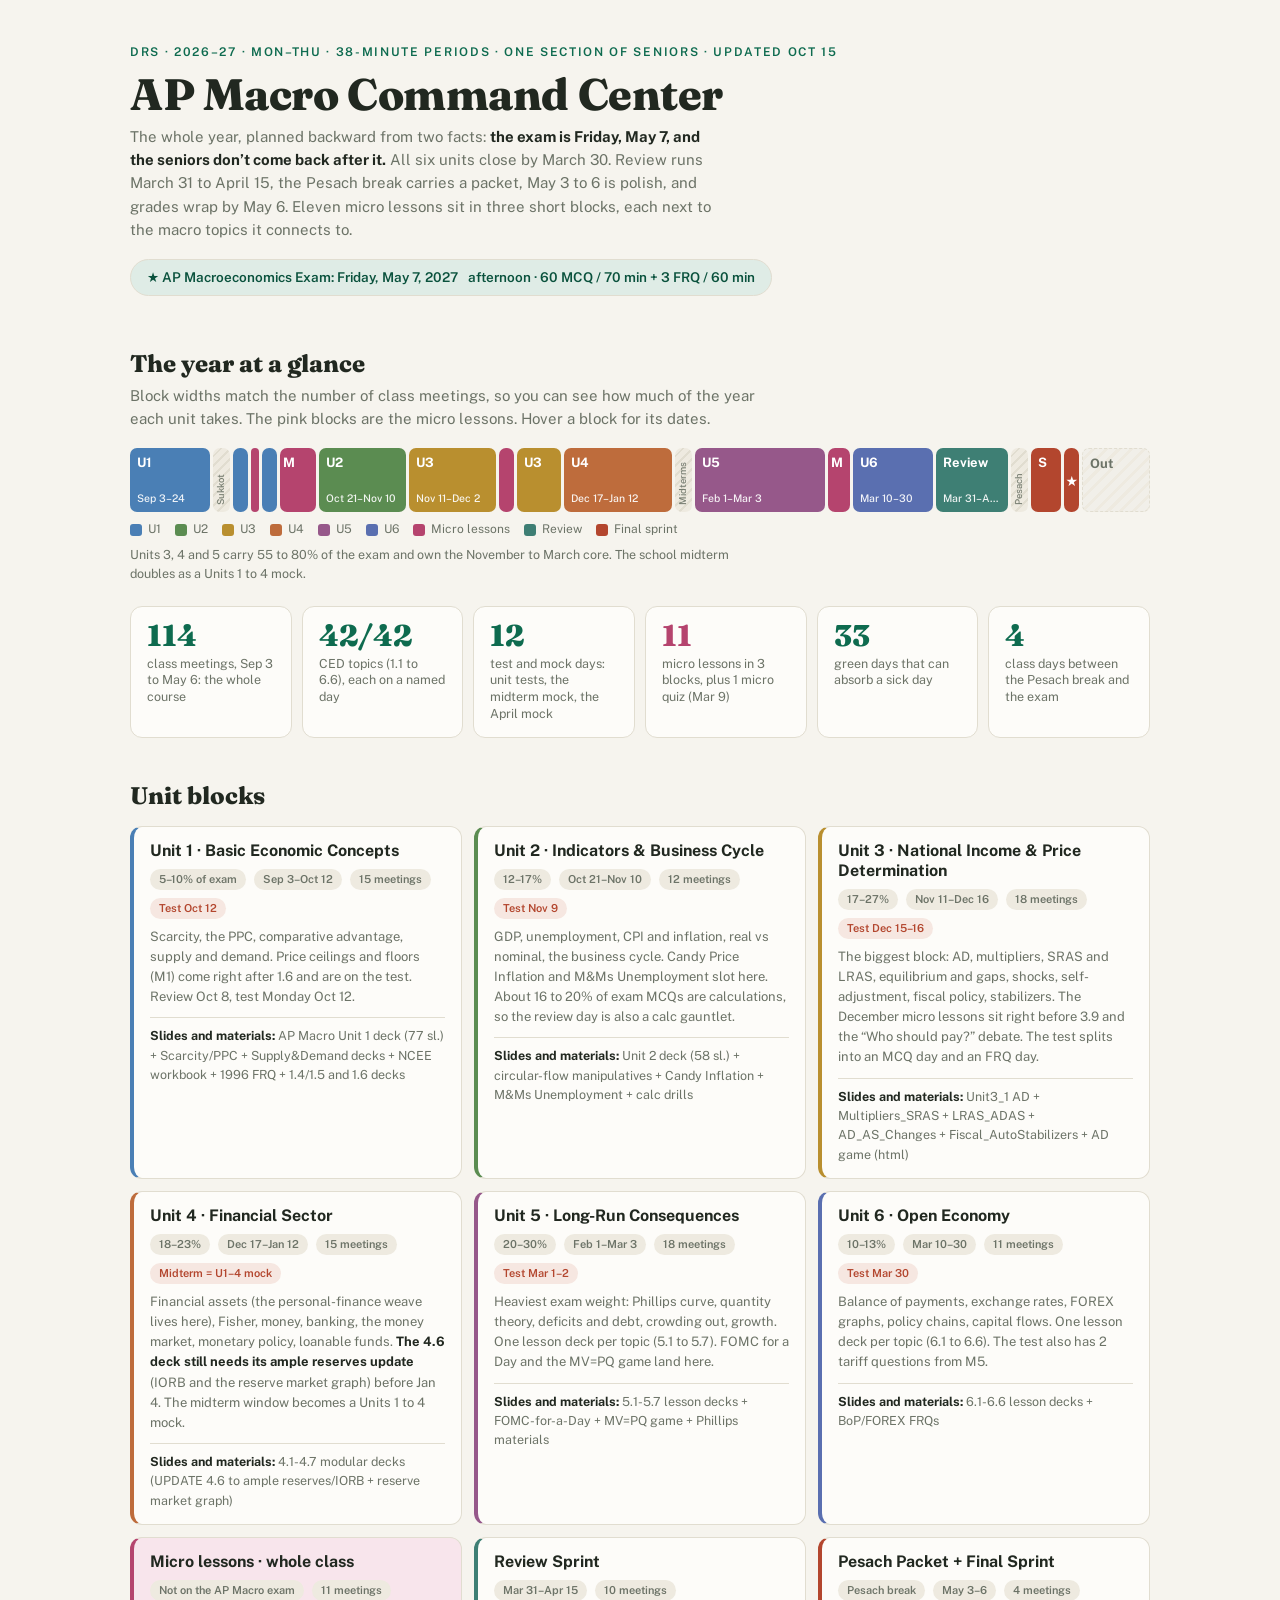
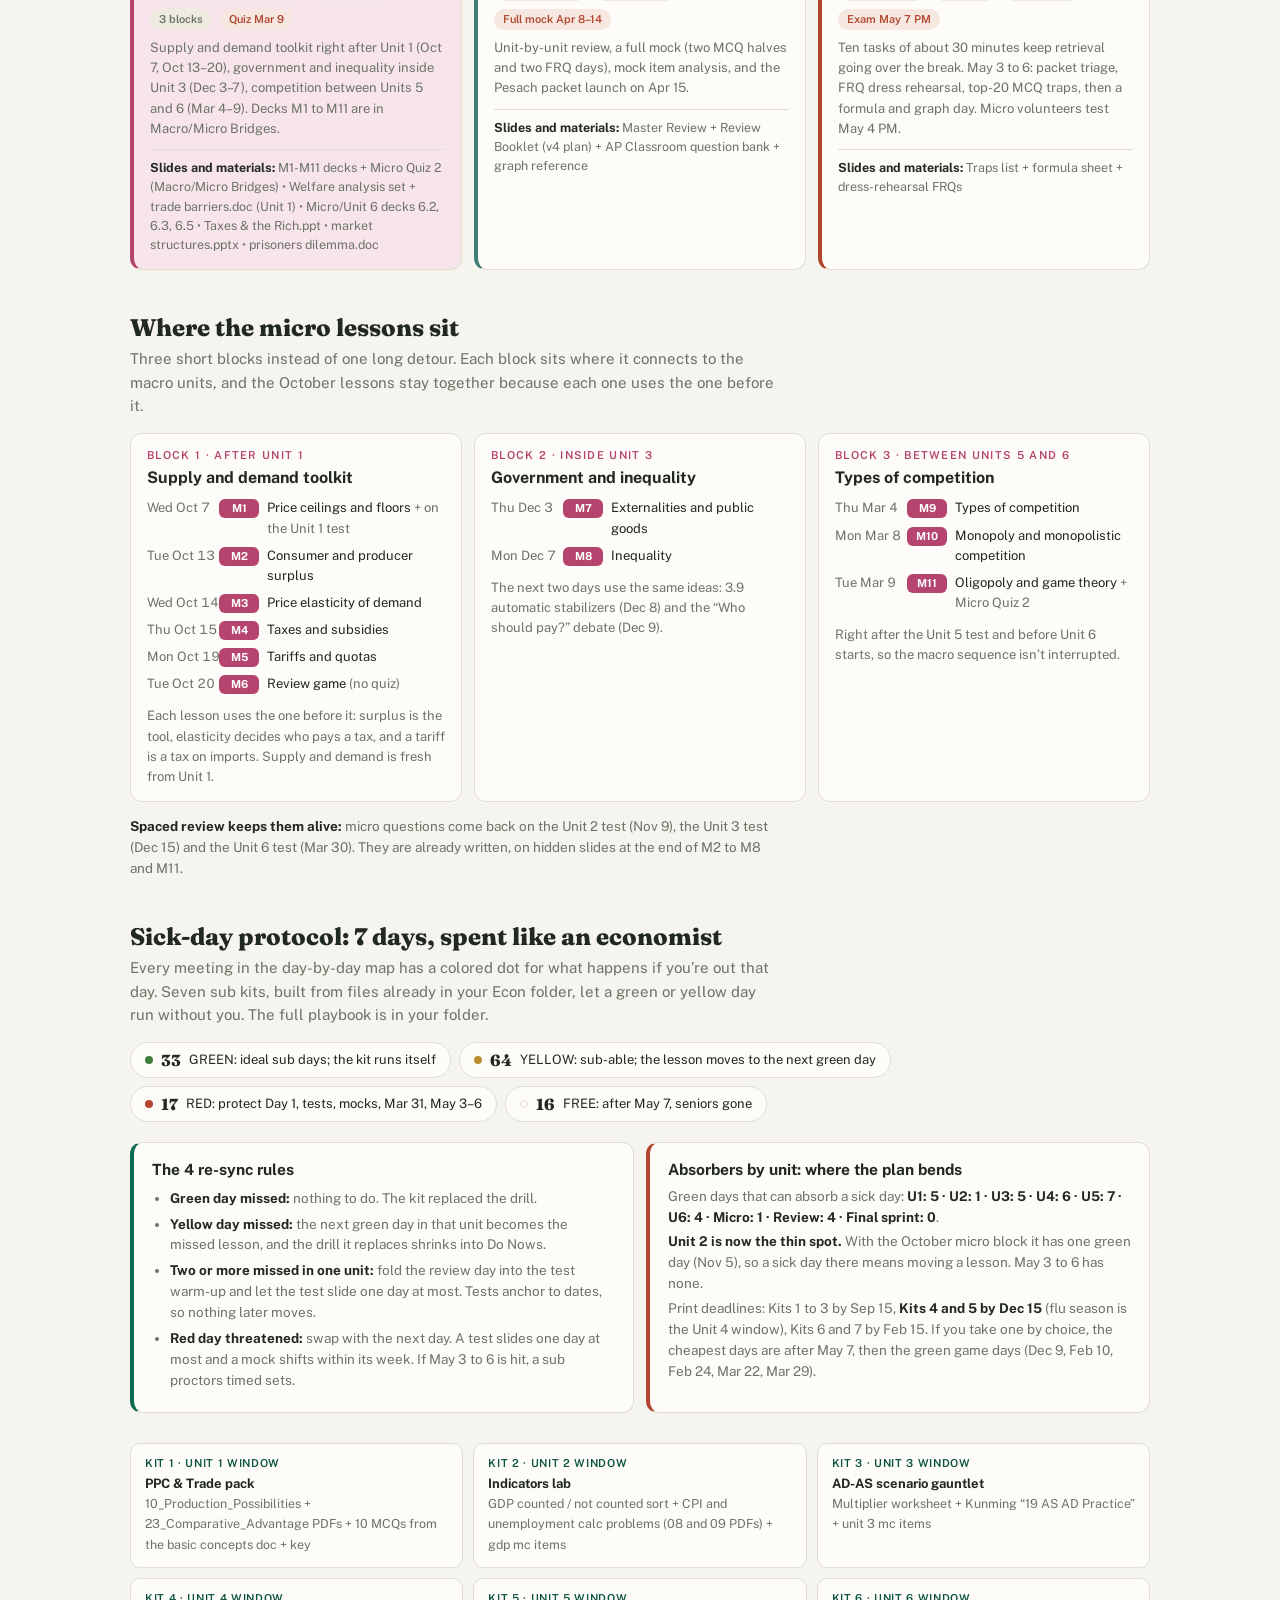
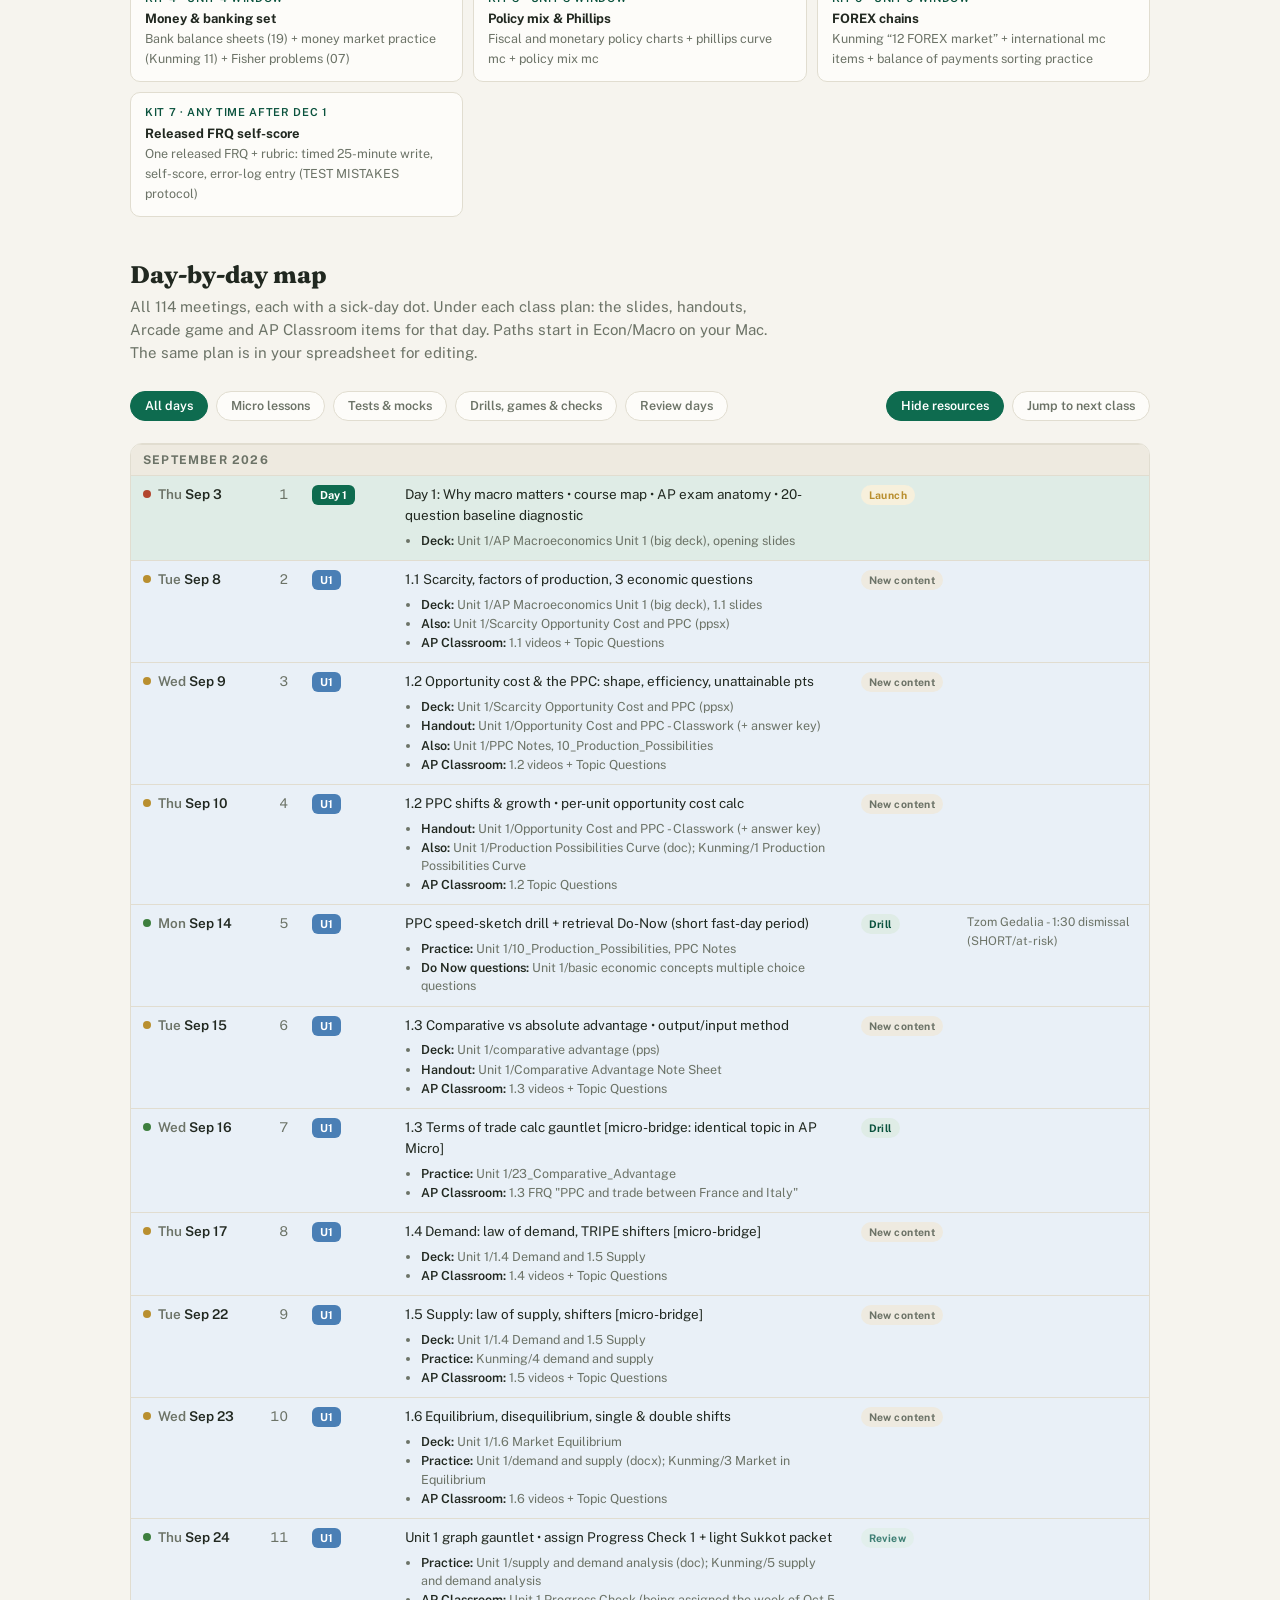
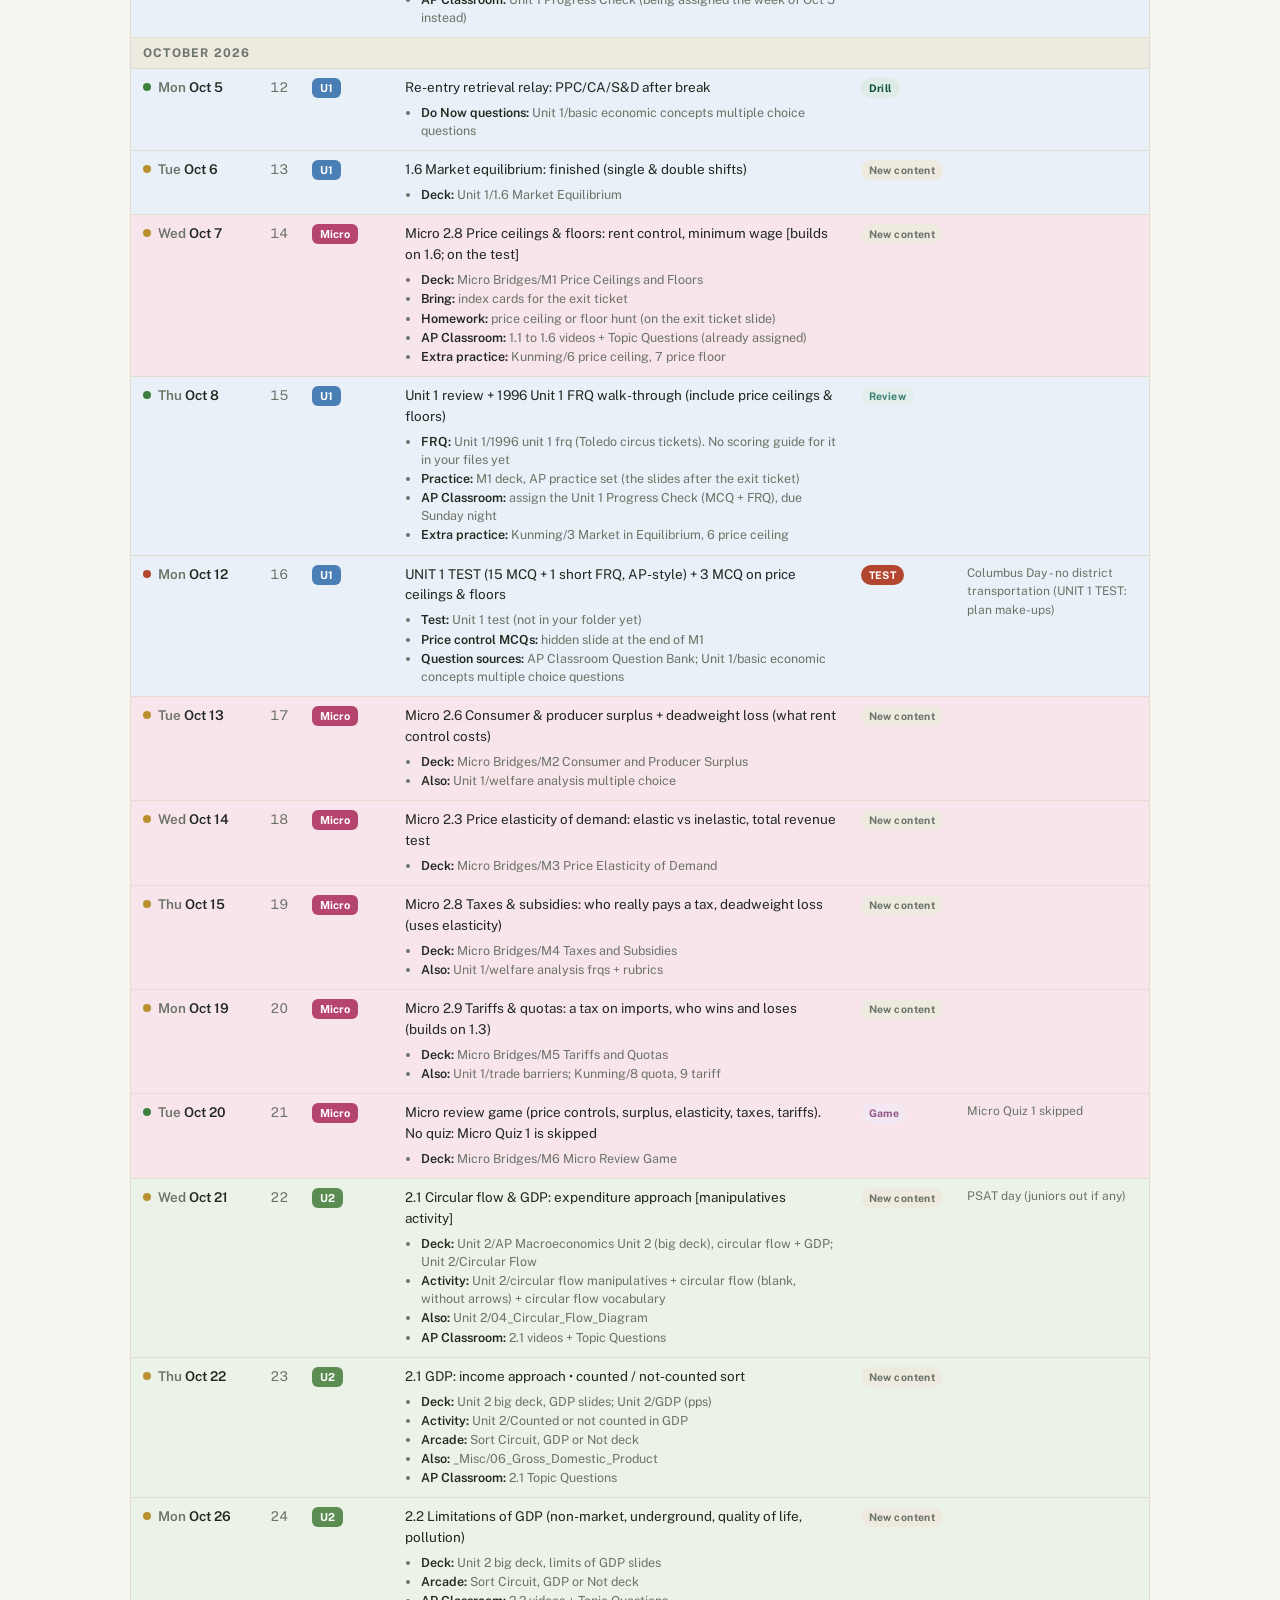
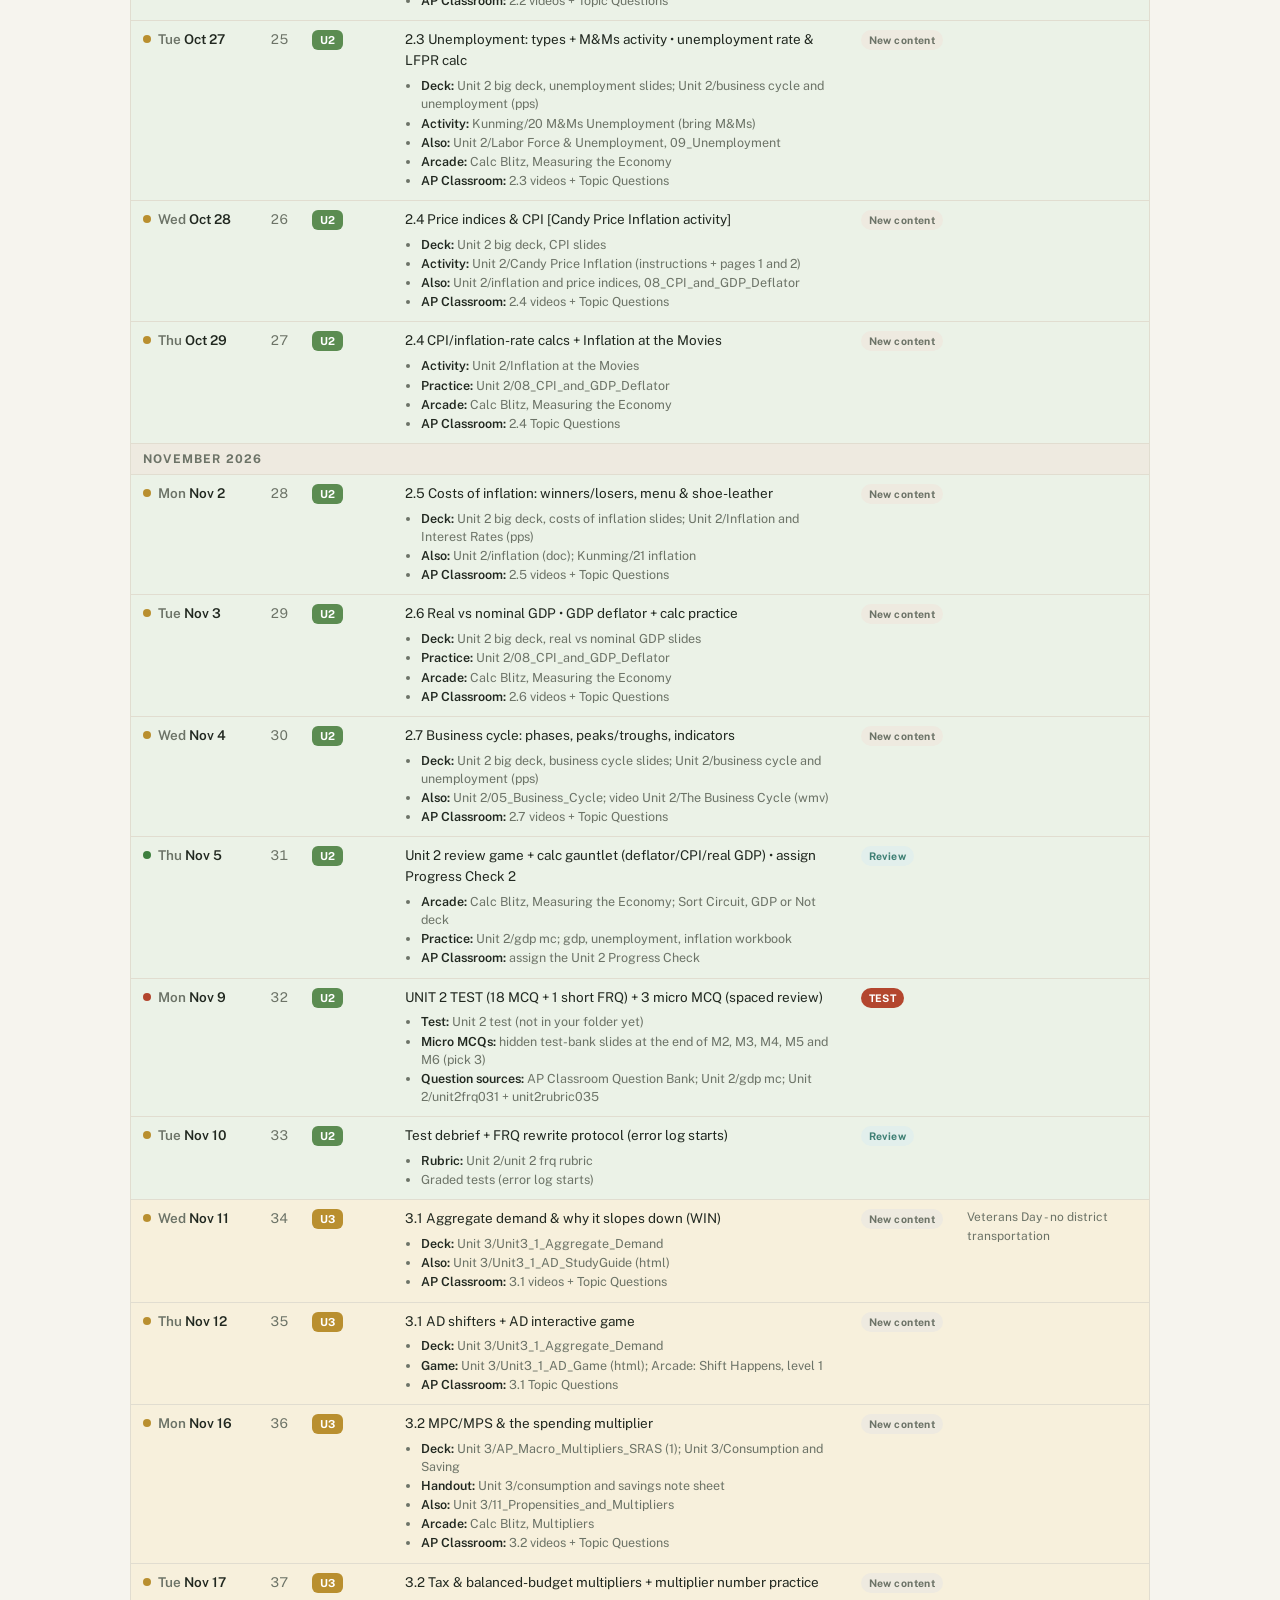
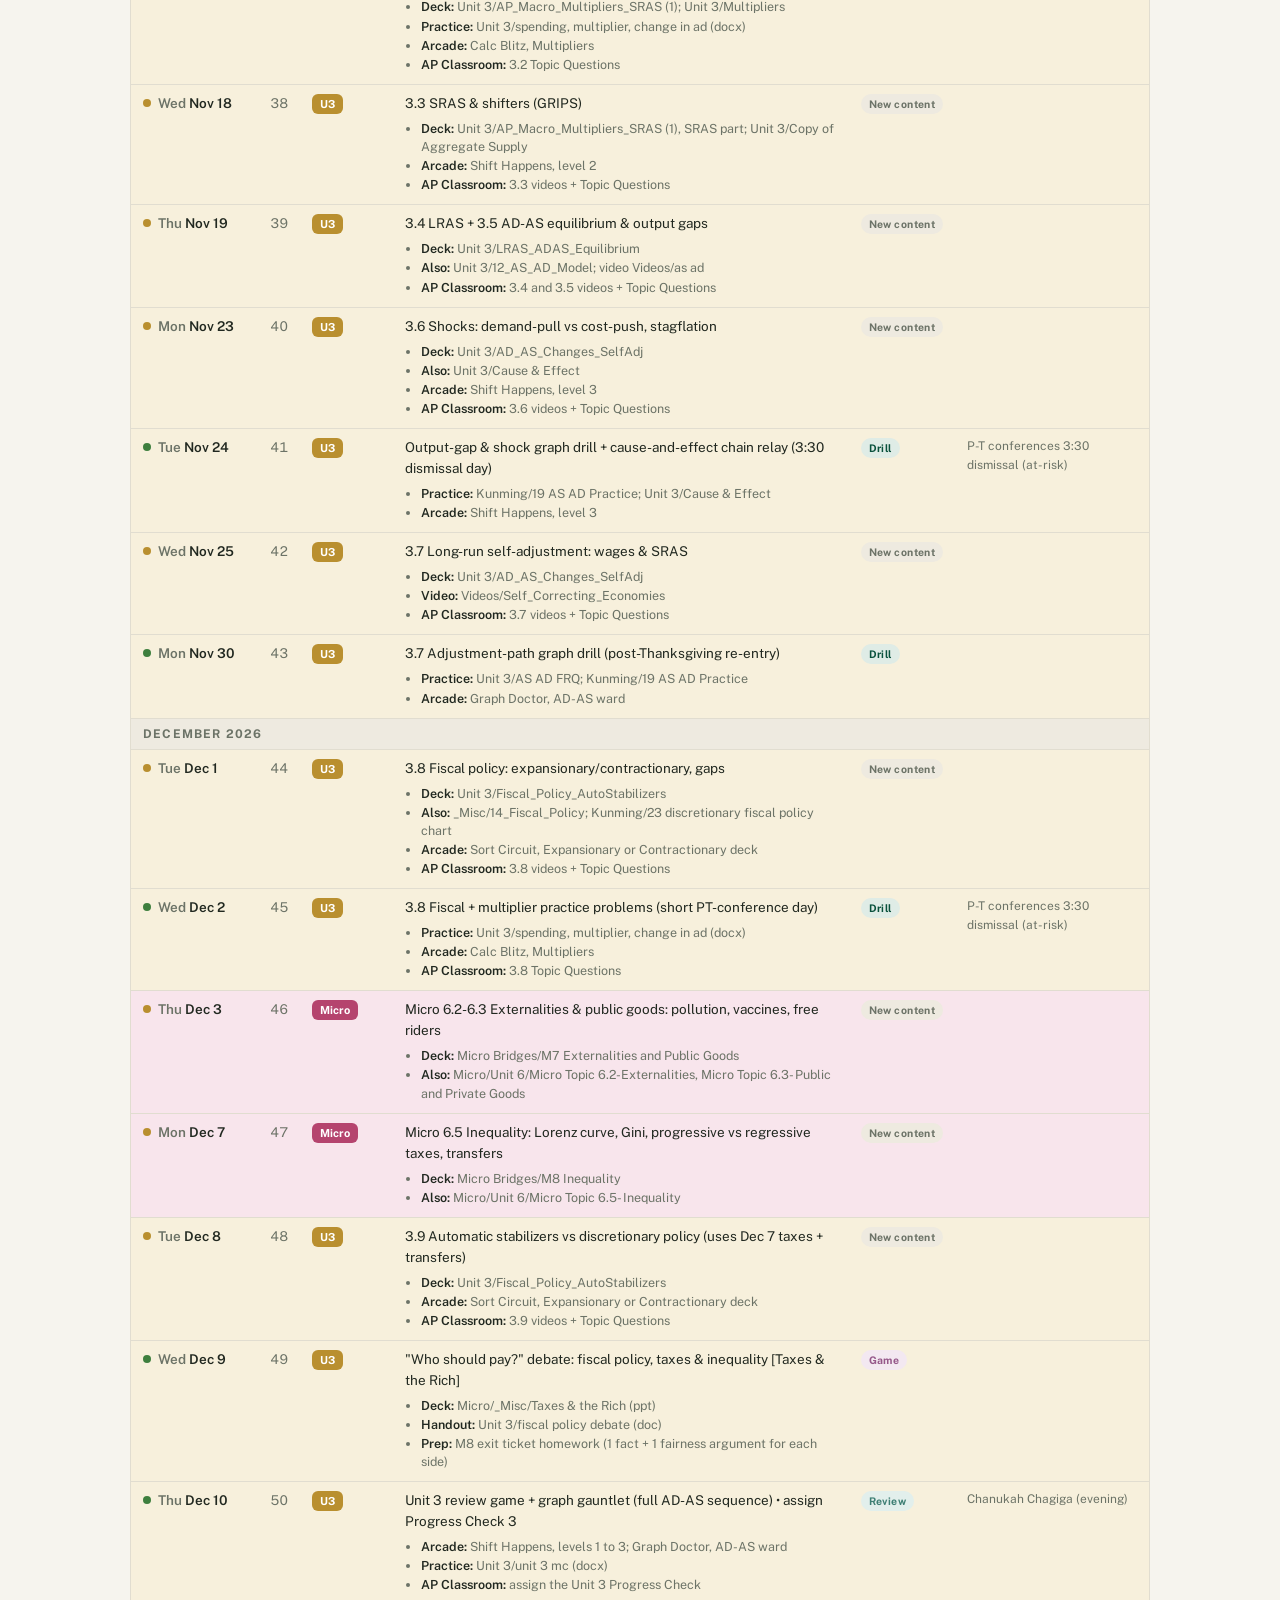
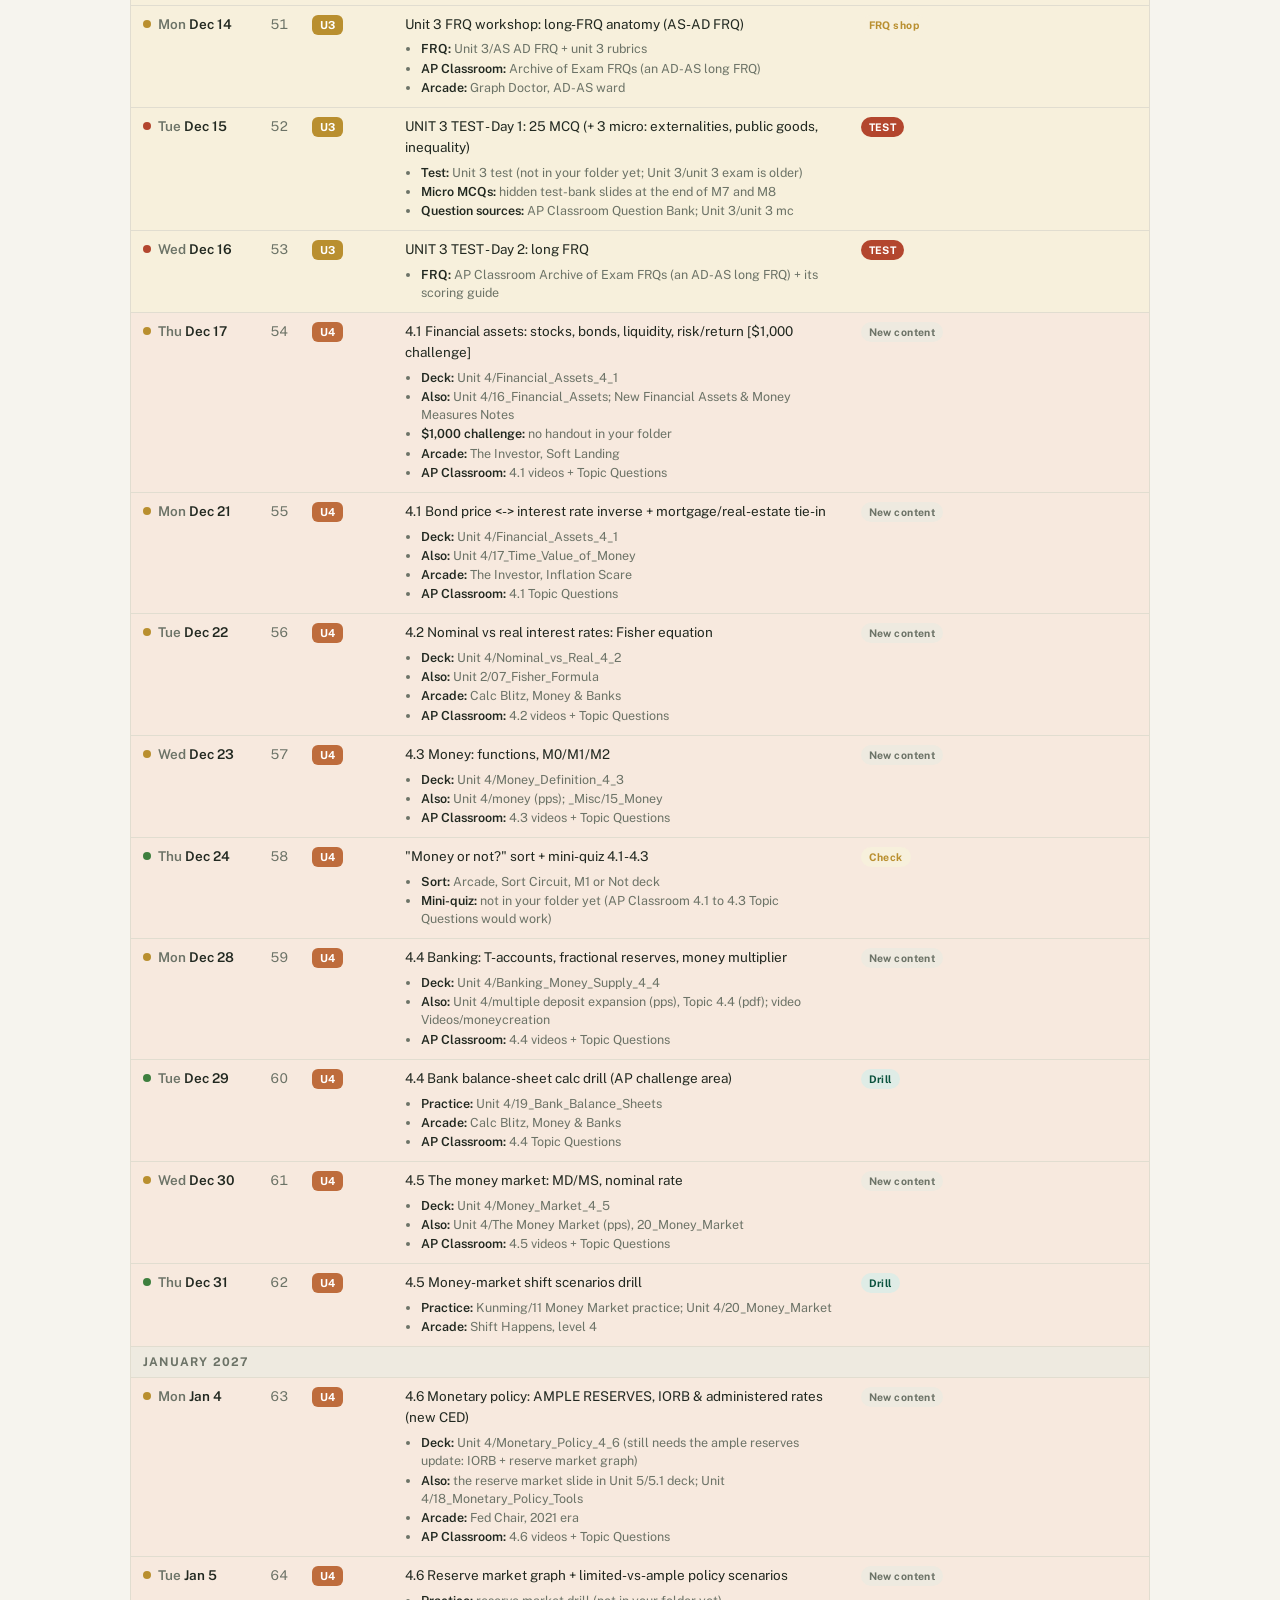
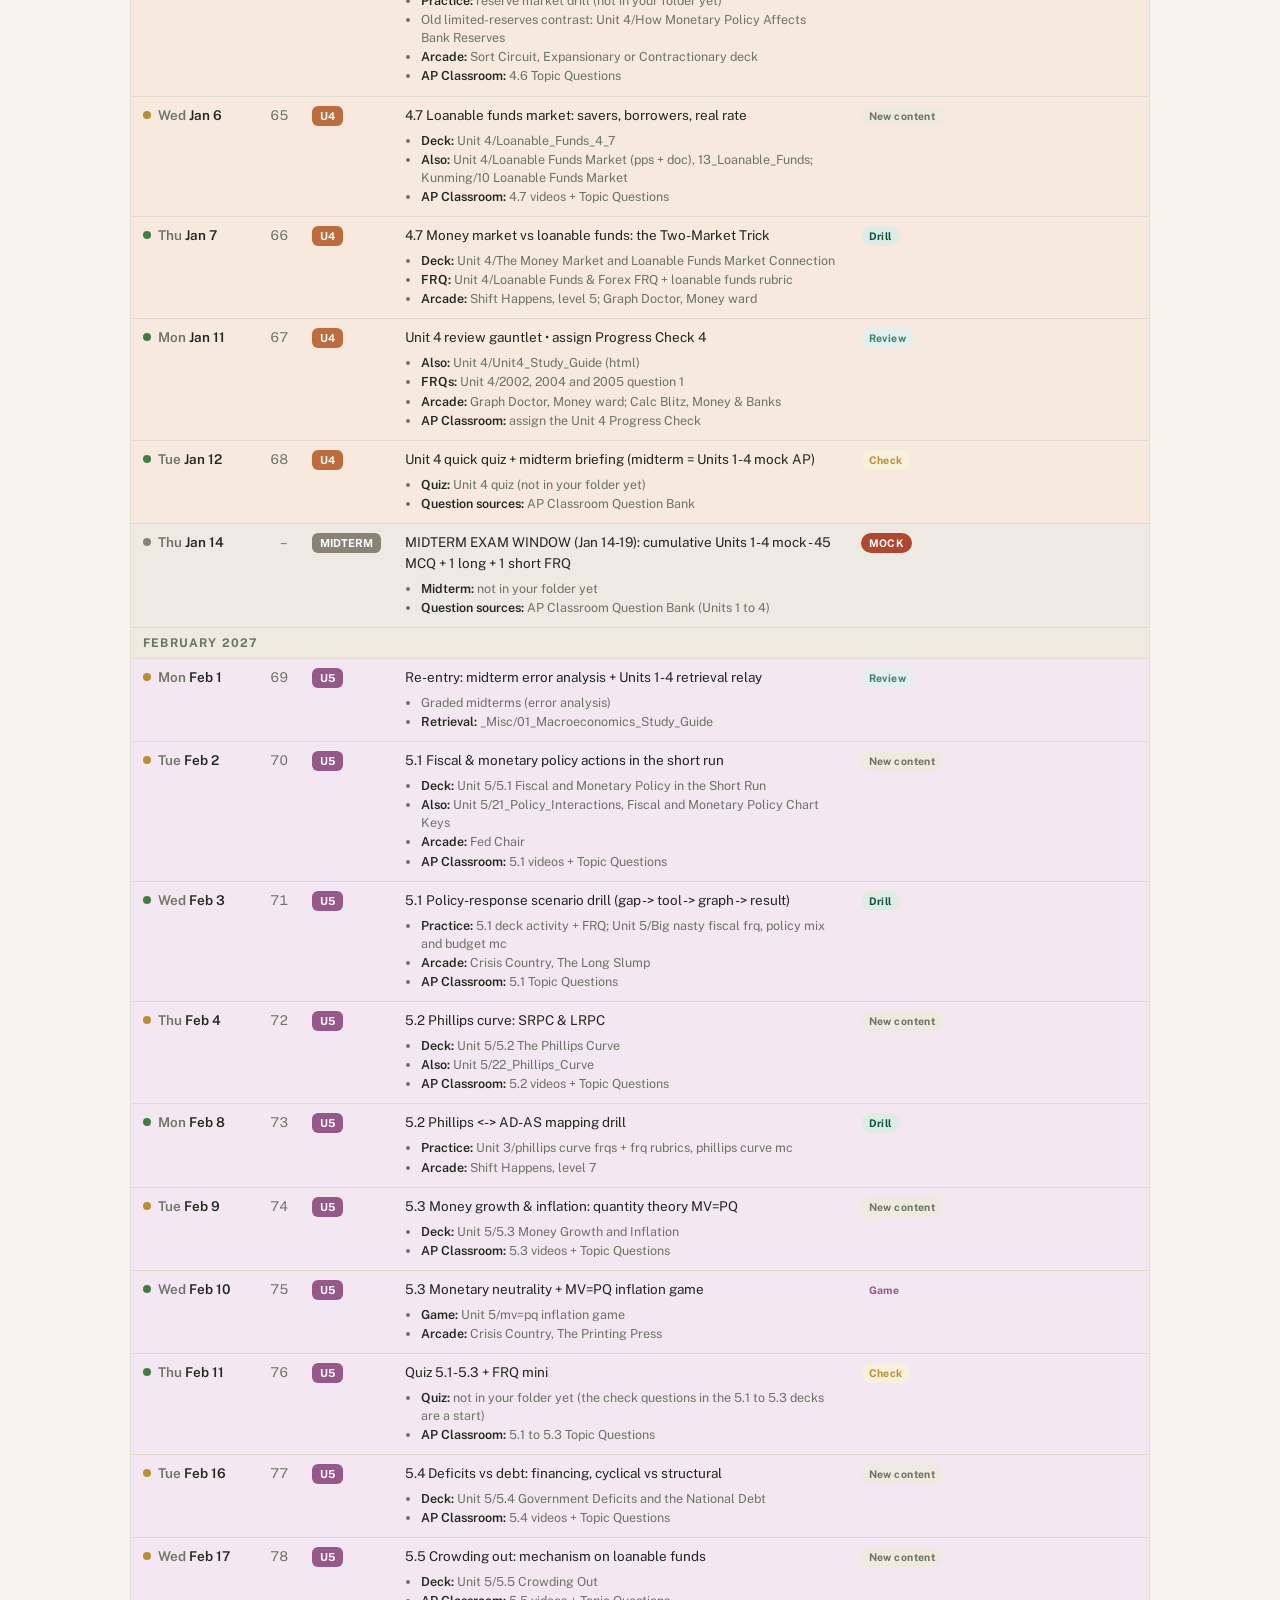
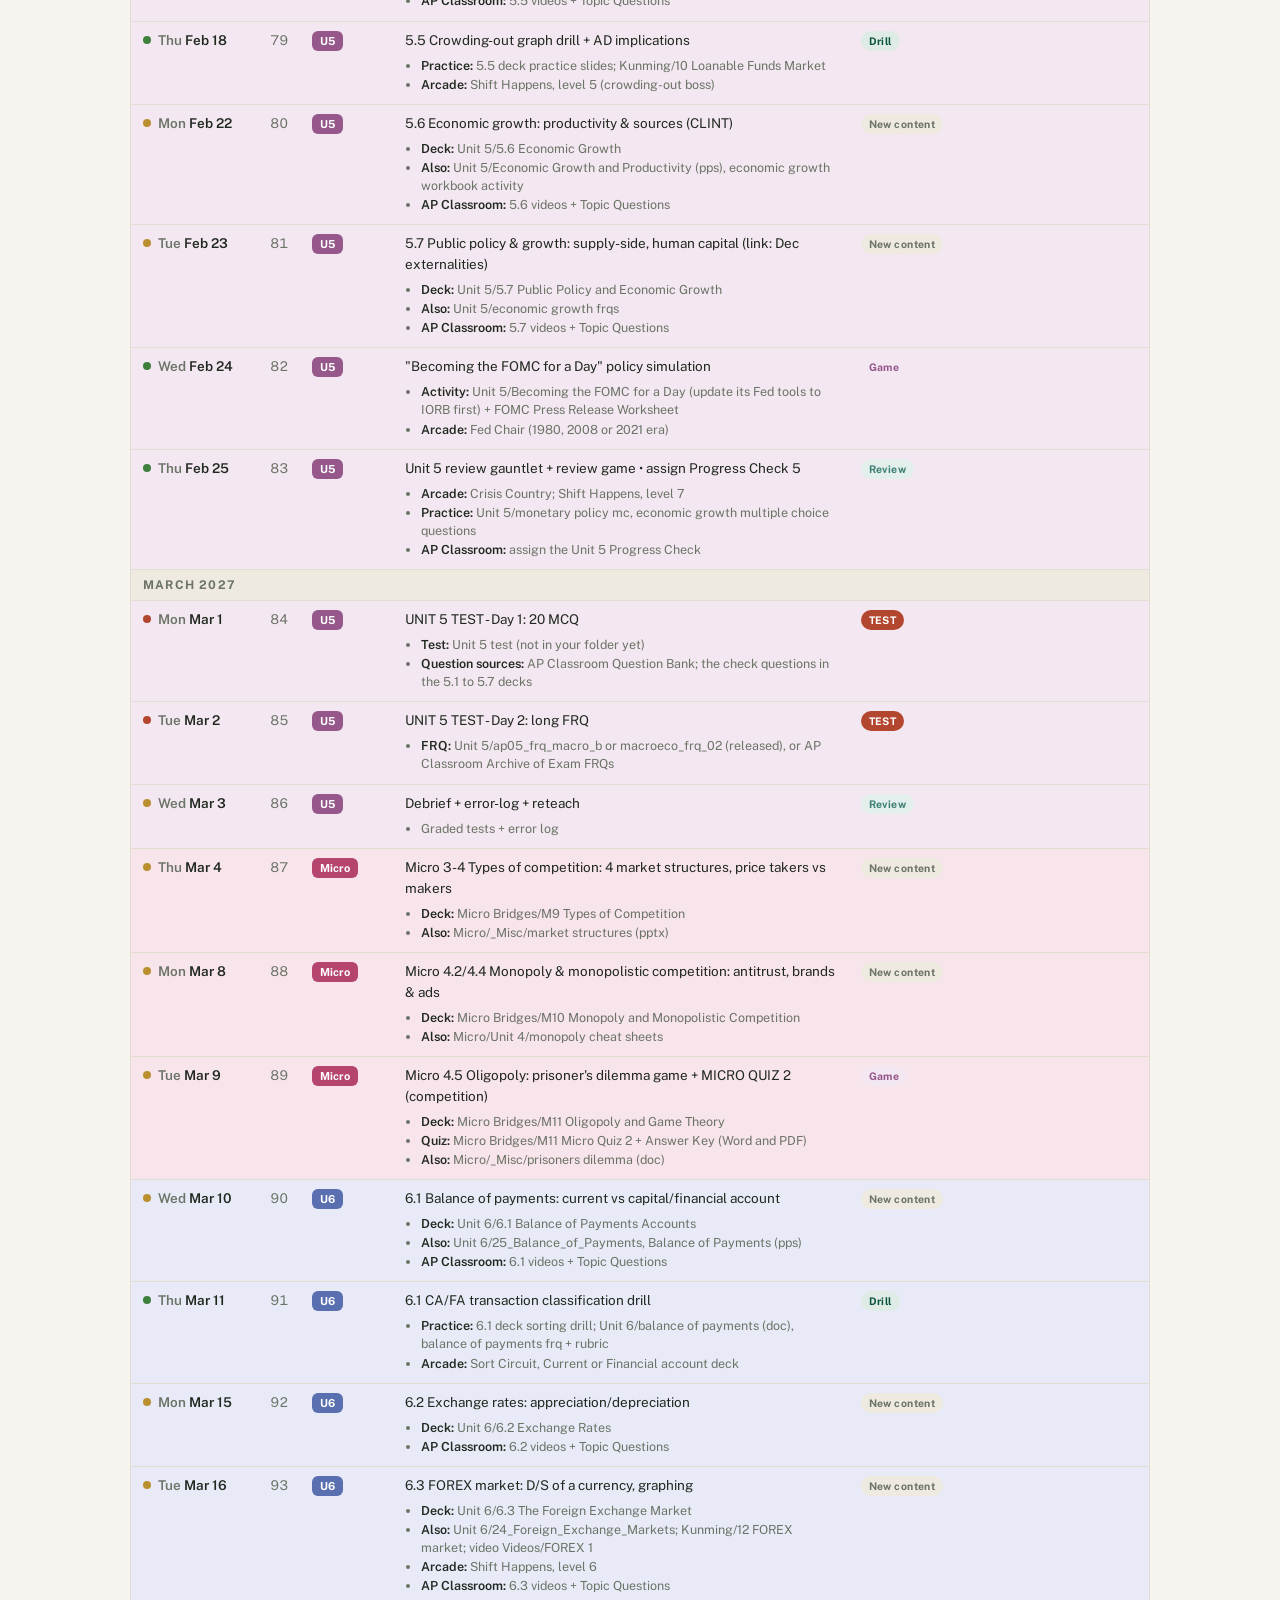
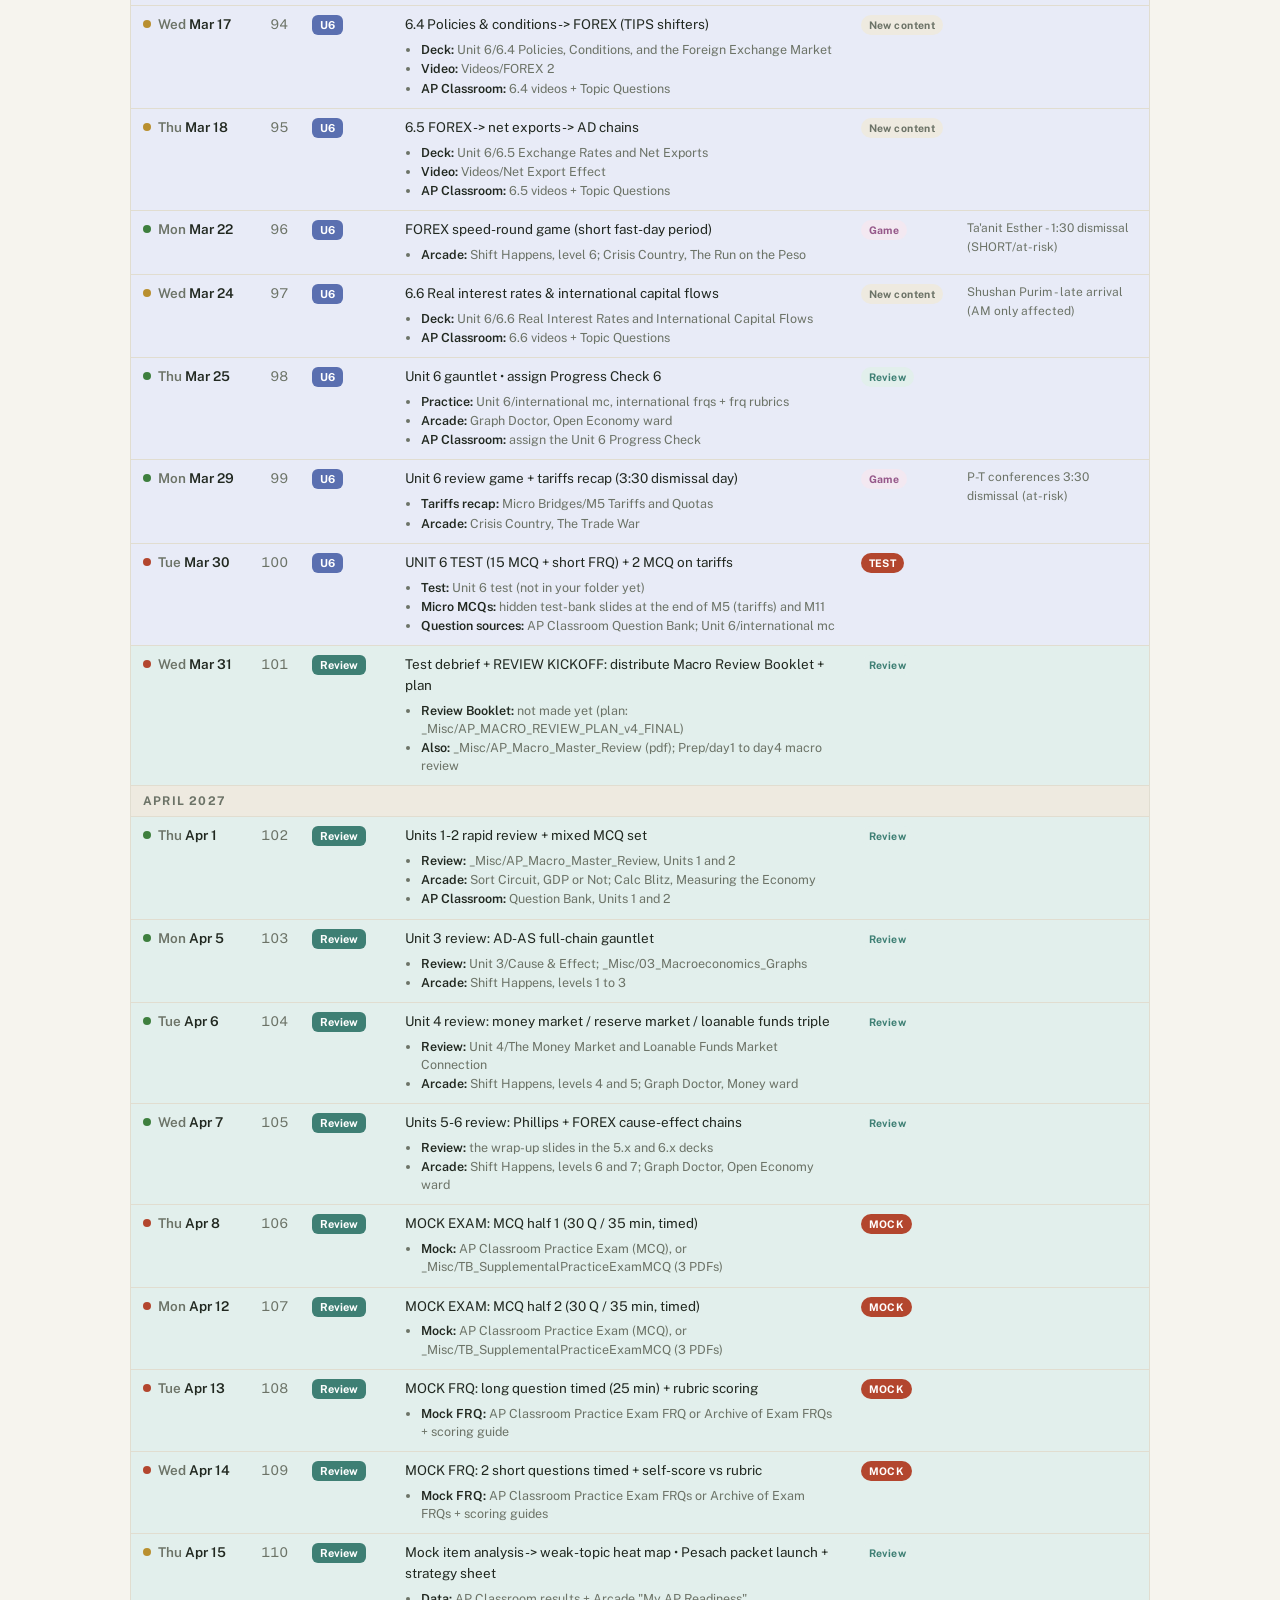
<file: planning/ap-macro-pacing-calendar.html>
<!doctype html><html><head><meta charset=utf8><meta name=viewport content="width=device-width,initial-scale=1,viewport-fit=cover"><style>:root{color-scheme:light;box-sizing:border-box;padding-top:env(safe-area-inset-top,0px);padding-bottom:env(safe-area-inset-bottom,0px)}html{scroll-padding-top:env(safe-area-inset-top,0px)}body{margin:0;padding:0;font:14px -apple-system,BlinkMacSystemFont,sans-serif;background:#faf9f5;color:#141413}img{max-width:100%}[hidden]:not([hidden=until-found i]){display:none!important}</style></head><body>
<title>AP Macro Command Center</title>
<link rel="stylesheet" href="https://fonts.googleapis.com/css2?family=Fraunces:opsz,wght@9..144,600;9..144,800&family=Public+Sans:wght@400;500;600;700&display=swap">
<style>
/* Layout: one reading column; a proportional year ribbon up top, unit cards, the micro blocks, then a filterable day-by-day table. */
:root{
  --bg:#F6F4EE; --panel:#FDFCF9; --ink:#212820; --muted:#6C7367; --line:#E1DDD0; --soft:#EEEAE0;
  --acc:#0E6B4F; --acc-ink:#0A523D; --acc-soft:#DFECE6; --alert:#B3462E; --alert-bg:#F6E7E1;
  --u1:#4A7FB5; --u2:#5B8C51; --u3:#B98F2F; --u4:#BE6C3C; --u5:#96588A; --u6:#5A6FB0;
  --ur:#3E7F74; --us:#B3462E; --um:#8A8375; --ul:#0E6B4F; --up:#9A9587; --mi:#B5446E;
  --u1s:#E9F0F7; --u2s:#EBF2E7; --u3s:#F7F0DC; --u4s:#F7E9DE; --u5s:#F3E8F1; --u6s:#E8EBF7;
  --urs:#E2EFEC; --uss:#F6E7E1; --ums:#EDEAE3; --uls:#DFECE6; --ups:#F1EFE9; --mis:#F8E5EC;
  --grn:#3E7F3E; --yel:#B98F2F; --red:#B3462E; --on-unit:#FFFFFF;
  --f-display:"Fraunces",Georgia,"Times New Roman",serif;
  --f-body:"Public Sans",system-ui,-apple-system,"Segoe UI",sans-serif;
}
@media (prefers-color-scheme: dark){ :root:not([data-theme="light"]){
  --bg:#141713; --panel:#1C201B; --ink:#E8E6DC; --muted:#9BA194; --line:#333730; --soft:#23271F;
  --acc:#4FBF95; --acc-ink:#8ADBBB; --acc-soft:#1E3A30; --alert:#E08663; --alert-bg:#3A251D;
  --u1:#82AAD6; --u2:#93BD87; --u3:#D9B45C; --u4:#DA9468; --u5:#C48DB7; --u6:#8FA0DB;
  --ur:#6FB8AA; --us:#E08663; --um:#A29B8C; --ul:#4FBF95; --up:#7E7A6E; --mi:#E68AAE;
  --u1s:#1E2733; --u2s:#20291D; --u3s:#2F2814; --u4s:#32231A; --u5s:#2E2130; --u6s:#22263A;
  --urs:#1C2E2A; --uss:#3A251D; --ums:#282520; --uls:#1E3A30; --ups:#20221E; --mis:#36212B;
  --grn:#7FBF7F; --yel:#D9B45C; --red:#E08663; --on-unit:#141713;
  color-scheme:dark;
}}
:root[data-theme="dark"]{
  --bg:#141713; --panel:#1C201B; --ink:#E8E6DC; --muted:#9BA194; --line:#333730; --soft:#23271F;
  --acc:#4FBF95; --acc-ink:#8ADBBB; --acc-soft:#1E3A30; --alert:#E08663; --alert-bg:#3A251D;
  --u1:#82AAD6; --u2:#93BD87; --u3:#D9B45C; --u4:#DA9468; --u5:#C48DB7; --u6:#8FA0DB;
  --ur:#6FB8AA; --us:#E08663; --um:#A29B8C; --ul:#4FBF95; --up:#7E7A6E; --mi:#E68AAE;
  --u1s:#1E2733; --u2s:#20291D; --u3s:#2F2814; --u4s:#32231A; --u5s:#2E2130; --u6s:#22263A;
  --urs:#1C2E2A; --uss:#3A251D; --ums:#282520; --uls:#1E3A30; --ups:#20221E; --mis:#36212B;
  --grn:#7FBF7F; --yel:#D9B45C; --red:#E08663; --on-unit:#141713;
  color-scheme:dark;
}
*{box-sizing:border-box}
body{background:var(--bg); color:var(--ink); font:15px/1.55 var(--f-body); margin:0; padding-block:0 64px;}
.wrap{max-width:1060px; margin:0 auto; padding-inline:20px;}
header.hero{padding:44px 0 10px;}
.kicker{font:600 12px/1.4 var(--f-body); letter-spacing:.14em; text-transform:uppercase; color:var(--acc);}
h1{font:800 44px/1.05 var(--f-display); margin:10px 0 8px; letter-spacing:-.01em; text-wrap:balance;}
.sub{color:var(--muted); max-width:66ch; margin:0 0 18px;}
.sub b{color:var(--ink);}
.examline{display:inline-flex; flex-wrap:wrap; gap:4px 10px; align-items:baseline; background:var(--acc-soft); border:1px solid var(--line); color:var(--acc-ink); border-radius:999px; padding:7px 16px; font-weight:600; font-size:13.5px;}
h2{font:800 24px/1.15 var(--f-display); margin:44px 0 6px; text-wrap:balance;}
h2 + p.lead{color:var(--muted); margin:0 0 16px; max-width:72ch;}
.ribbon{display:flex; gap:3px; margin:18px 0 6px; min-height:64px;}
.seg{border-radius:7px; padding:8px 7px 7px; color:var(--on-unit); display:flex; flex-direction:column; justify-content:space-between; min-width:0; overflow:hidden;}
.seg b{font:700 13px/1 var(--f-body); white-space:nowrap;}
.seg i{font:500 10.5px/1.25 var(--f-body); font-style:normal; opacity:.92; white-space:nowrap; overflow:hidden; text-overflow:ellipsis;}
.seg.u-1{background:var(--u1)} .seg.u-2{background:var(--u2)} .seg.u-3{background:var(--u3)}
.seg.u-4{background:var(--u4)} .seg.u-5{background:var(--u5)} .seg.u-6{background:var(--u6)}
.seg.u-r{background:var(--ur)} .seg.u-s{background:var(--us)} .seg.u-mi{background:var(--mi); padding-inline:3px;}
.seg.brk{background:repeating-linear-gradient(135deg,var(--soft),var(--soft) 5px,var(--line) 5px,var(--line) 7px); color:var(--muted); justify-content:flex-end; padding-inline:2px;}
.seg.brk i{writing-mode:vertical-rl; transform:rotate(180deg); font-size:9.5px; white-space:nowrap; max-height:56px;}
.seg.off{background:repeating-linear-gradient(135deg,var(--ups),var(--ups) 6px,var(--soft) 6px,var(--soft) 9px); color:var(--muted); border:1px dashed var(--line);}
.seg.exam{background:var(--alert); align-items:center; justify-content:center; text-align:center; padding-inline:2px;}
.seg.exam b{font-size:14px}
.legend{display:flex; flex-wrap:wrap; gap:6px 14px; margin:8px 0 4px; font-size:12px; color:var(--muted);}
.legend span{display:inline-flex; align-items:center; gap:6px;}
.legend i{width:12px; height:12px; border-radius:3px; display:inline-block;}
.ribnote{color:var(--muted); font-size:12.5px; margin:6px 0 8px; max-width:80ch;}
.stats{display:grid; grid-template-columns:repeat(auto-fit,minmax(150px,1fr)); gap:10px; margin:22px 0 4px;}
.stat{background:var(--panel); border:1px solid var(--line); border-radius:12px; padding:14px 16px;}
.stat .n{font:800 30px/1 var(--f-display); color:var(--acc); font-variant-numeric:tabular-nums;}
.stat.mi .n{color:var(--mi);}
.stat .l{color:var(--muted); font-size:12.5px; margin-top:5px; line-height:1.35;}
.cards{display:grid; grid-template-columns:repeat(auto-fill,minmax(300px,1fr)); gap:12px; margin-top:16px;}
.card{background:var(--panel); border:1px solid var(--line); border-left:4px solid var(--um); border-radius:12px; padding:14px 16px; min-width:0;}
.card h3{margin:0 0 2px; font:700 16px/1.25 var(--f-body);}
.card .meta{display:flex; gap:8px; flex-wrap:wrap; margin:8px 0;}
.tag{font:600 11px/1 var(--f-body); padding:5px 9px; border-radius:999px; background:var(--soft); color:var(--muted); white-space:nowrap;}
.tag.hot{background:var(--alert-bg); color:var(--alert);}
.card p{margin:6px 0 0; font-size:13px; color:var(--muted);}
.card p b{color:var(--ink);}
.card.u-1{border-left-color:var(--u1)} .card.u-2{border-left-color:var(--u2)} .card.u-3{border-left-color:var(--u3)}
.card.u-4{border-left-color:var(--u4)} .card.u-5{border-left-color:var(--u5)} .card.u-6{border-left-color:var(--u6)}
.card.u-r{border-left-color:var(--ur)} .card.u-s{border-left-color:var(--us)} .card.u-mi{border-left-color:var(--mi); background:var(--mis);}
.card.u-p{border-left-color:var(--up); background:var(--ups);}
.mi-grid{display:grid; grid-template-columns:repeat(auto-fit,minmax(280px,1fr)); gap:12px; margin-top:16px;}
.mi-block{background:var(--panel); border:1px solid var(--line); border-radius:12px; padding:14px 16px; min-width:0;}
.mi-k{font:600 11px/1.3 var(--f-body); letter-spacing:.12em; text-transform:uppercase; color:var(--mi);}
.mi-block h3{margin:6px 0 10px; font:700 16px/1.25 var(--f-body);}
.mi-list{list-style:none; margin:0; padding:0; display:grid; gap:7px;}
.mi-list li{display:grid; grid-template-columns:64px 40px minmax(0,1fr); gap:8px; align-items:baseline; font-size:13px;}
.mi-d{color:var(--muted); font-variant-numeric:tabular-nums; white-space:nowrap;}
.mi-c{font:700 11px/1 var(--f-body); color:var(--on-unit); background:var(--mi); border-radius:6px; padding:4px 0; text-align:center;}
.mi-n em{font-style:normal; color:var(--muted);}
.mi-block p{margin:12px 0 0; font-size:13px; color:var(--muted);}
.mi-note{color:var(--muted); font-size:13.5px; margin:14px 0 0; max-width:80ch;}
.mi-note b{color:var(--ink);}
.filters{display:flex; gap:8px; flex-wrap:wrap; margin:14px 0 12px; position:sticky; top:env(safe-area-inset-top, 0px); background:var(--bg); padding:10px 0; z-index:5;}
.fbtn{font:600 12.5px/1 var(--f-body); border:1px solid var(--line); background:var(--panel); color:var(--muted); padding:8px 14px; border-radius:999px; cursor:pointer;}
.fbtn:hover{color:var(--ink);}
.fbtn.on, .fbtn[aria-pressed="true"]{background:var(--acc); border-color:var(--acc); color:var(--on-unit);}
.fbtn.mi.on{background:var(--mi); border-color:var(--mi);}
.fbtn:focus-visible{outline:2px solid var(--acc); outline-offset:2px;}
.fsep{flex:1 1 auto;}
.tablewrap{overflow-x:auto; border:1px solid var(--line); border-radius:12px; background:var(--panel);}
table{border-collapse:collapse; width:100%; min-width:880px; font-size:13.5px;}
td{padding:8px 12px; border-top:1px solid var(--line); vertical-align:top;}
tr.month-row td{background:var(--soft); font:700 12px/1 var(--f-body); letter-spacing:.1em; text-transform:uppercase; color:var(--muted); padding:9px 12px;}
.c-date{white-space:nowrap; color:var(--muted); font-weight:600; width:118px;}
.c-date span{color:var(--ink);}
.dot{display:inline-block; width:8px; height:8px; border-radius:50%; margin-right:7px; vertical-align:1px;}
.d-r{background:var(--red)} .d-y{background:var(--yel)} .d-g{background:var(--grn)} .d-m{background:var(--um)} .d-f{background:transparent; border:1px solid var(--line);}
.c-num{color:var(--muted); font-variant-numeric:tabular-nums; width:34px; text-align:right;}
.c-unit{width:86px;}
.chip{font:700 11px/1 var(--f-body); padding:4px 8px; border-radius:6px; color:var(--on-unit); background:var(--um); white-space:nowrap;}
tr.u-1 .chip{background:var(--u1)} tr.u-2 .chip{background:var(--u2)} tr.u-3 .chip{background:var(--u3)}
tr.u-4 .chip{background:var(--u4)} tr.u-5 .chip{background:var(--u5)} tr.u-6 .chip{background:var(--u6)}
tr.u-r .chip{background:var(--ur)} tr.u-s .chip{background:var(--us)} tr.u-mi .chip{background:var(--mi)}
tr.u-l .chip{background:var(--ul)} tr.u-m .chip{background:var(--um)} tr.u-p .chip{background:var(--up)}
tr.u-1{background:var(--u1s)} tr.u-2{background:var(--u2s)} tr.u-3{background:var(--u3s)}
tr.u-4{background:var(--u4s)} tr.u-5{background:var(--u5s)} tr.u-6{background:var(--u6s)}
tr.u-r{background:var(--urs)} tr.u-s{background:var(--uss)} tr.u-mi{background:var(--mis)}
tr.u-l{background:var(--uls)} tr.u-m{background:var(--ums)}
tr.u-p{background:var(--ups);}
tr.u-p td, tr.u-p .c-date span{color:var(--muted);}
tr.u-p .c-plan{font-style:italic; font-size:12.5px;}
tr.today td:first-child{box-shadow:inset 4px 0 0 var(--acc);}
.todaytag{display:inline-block; margin-left:6px; font:700 10px/1 var(--f-body); letter-spacing:.06em; text-transform:uppercase; color:var(--acc-ink); background:var(--acc-soft); padding:3px 6px; border-radius:999px; vertical-align:1px;}
.c-plan{min-width:330px;}
.res{display:none; margin:6px 0 2px; padding-left:16px; color:var(--muted); font-size:12.5px; line-height:1.45;}
.res li{margin:1px 0;}
.res li b{color:var(--ink); font-weight:600;}
.card p.slides{margin-top:10px; padding-top:8px; border-top:1px solid var(--line); font-size:12.5px;}
.card p.slides b{color:var(--ink);}
.show-res .res{display:block;}
.badge{font:700 10.5px/1 var(--f-body); letter-spacing:.04em; padding:4px 8px; border-radius:999px; white-space:nowrap; background:var(--soft); color:var(--muted);}
.badge.t-test{background:var(--alert); color:var(--on-unit);}
.badge.t-drill{background:var(--acc-soft); color:var(--acc-ink);}
.badge.t-game{background:var(--u5s); color:var(--u5);}
.badge.t-review{background:var(--urs); color:var(--ur);}
.badge.t-quiz{background:var(--u3s); color:var(--u3);}
.badge.t-free{background:var(--ups); color:var(--muted);}
.c-note{color:var(--muted); font-size:12px; min-width:170px; max-width:240px;}
.hidden-row{display:none;}
.callout{background:var(--panel); border:1px solid var(--line); border-left:4px solid var(--alert); border-radius:12px; padding:16px 18px; margin:16px 0; min-width:0;}
.callout.good{border-left-color:var(--acc);}
.callout h3{margin:0 0 6px; font:700 15.5px/1.3 var(--f-body);}
.callout p, .callout li{color:var(--muted); font-size:13.5px; margin:4px 0;}
.callout b{color:var(--ink);}
.callout code{font-size:12.5px;}
.twocol{display:grid; grid-template-columns:repeat(auto-fit,minmax(300px,1fr)); gap:12px;}
ul.tight{margin:8px 0 0; padding-left:18px;}
ul.tight li{margin:5px 0;}
.watch{display:grid; grid-template-columns:repeat(auto-fill,minmax(300px,1fr)); gap:10px; margin-top:14px;}
.witem{background:var(--panel); border:1px solid var(--line); border-radius:10px; padding:11px 14px; font-size:13px;}
.witem b{display:block; font-size:12.5px;}
.witem span{color:var(--muted);}
.witem.verify{border-color:var(--alert);}
.witem.verify b::after{content:" \00B7  VERIFY"; color:var(--alert); font-size:10.5px; letter-spacing:.06em;}
.tierrow{display:flex; gap:8px; flex-wrap:wrap; margin:14px 0 4px;}
.tier{display:flex; align-items:center; gap:8px; background:var(--panel); border:1px solid var(--line); border-radius:999px; padding:7px 14px; font-size:13px;}
.tier .n{font:800 16px/1 var(--f-display); font-variant-numeric:tabular-nums;}
.tier .dot{margin-right:0;}
.kits{display:grid; grid-template-columns:repeat(auto-fill,minmax(300px,1fr)); gap:10px; margin-top:14px;}
.kit{background:var(--panel); border:1px solid var(--line); border-radius:10px; padding:12px 14px; font-size:13px;}
.kit b{display:block; font-size:13px;}
.kit em{display:block; font-style:normal; color:var(--acc-ink); font:600 11px/1.3 var(--f-body); letter-spacing:.06em; text-transform:uppercase; margin-bottom:4px;}
.kit span{color:var(--muted); font-size:12.5px;}
footer{margin-top:48px; color:var(--muted); font-size:12px; border-top:1px solid var(--line); padding-top:16px;}
footer b{color:var(--ink);}
@media (max-width:720px){ h1{font-size:32px} .seg i{display:none} .seg.brk i{display:block} .ribbon{min-height:52px} }
@media (prefers-reduced-motion: reduce){ *{scroll-behavior:auto!important; transition:none!important;} }
</style>

<div class="wrap">
<header class="hero">
  <div class="kicker">DRS &middot; 2026&ndash;27 &middot; Mon&ndash;Thu &middot; 38-minute periods &middot; one section of seniors &middot; updated Oct 15</div>
  <h1>AP Macro Command Center</h1>
  <p class="sub">The whole year, planned backward from two facts: <b>the exam is Friday, May&nbsp;7, and the seniors don&rsquo;t come back after it.</b> All six units close by March&nbsp;30. Review runs March&nbsp;31 to April&nbsp;15, the Pesach break carries a packet, May&nbsp;3 to 6 is polish, and grades wrap by May&nbsp;6. Eleven micro lessons sit in three short blocks, each next to the macro topics it connects to.</p>
  <span class="examline"><span>&#9733; AP Macroeconomics Exam: Friday, May 7, 2027</span><span>afternoon &middot; 60 MCQ / 70 min + 3 FRQ / 60 min</span></span>
</header>

<section>
  <h2>The year at a glance</h2>
  <p class="lead">Block widths match the number of class meetings, so you can see how much of the year each unit takes. The pink blocks are the micro lessons. Hover a block for its dates.</p>
  <div class="ribbon">
<div class="seg u-1" style="flex-basis:8.30%" title="U1: Sep 3&ndash;24 (11 meetings)"><b>U1</b><i>Sep 3&ndash;24</i></div>
<div class="seg brk" style="flex-basis:1.8%" title="Sukkot break"><i>Sukkot</i></div>
<div class="seg u-1" style="flex-basis:1.51%" title="U1: Oct 5&ndash;6 (2 meetings)"></div>
<div class="seg u-mi" style="flex-basis:0.75%" title="Micro lessons: Oct 7 (1 meeting)"></div>
<div class="seg u-1" style="flex-basis:1.51%" title="U1: Oct 8&ndash;12 (2 meetings)"></div>
<div class="seg u-mi" style="flex-basis:3.77%" title="Micro lessons: Oct 13&ndash;20 (5 meetings)"><b>M</b></div>
<div class="seg u-2" style="flex-basis:9.05%" title="U2: Oct 21&ndash;Nov 10 (12 meetings)"><b>U2</b><i>Oct 21&ndash;Nov 10</i></div>
<div class="seg u-3" style="flex-basis:9.05%" title="U3: Nov 11&ndash;Dec 2 (12 meetings)"><b>U3</b><i>Nov 11&ndash;Dec 2</i></div>
<div class="seg u-mi" style="flex-basis:1.51%" title="Micro lessons: Dec 3&ndash;7 (2 meetings)"></div>
<div class="seg u-3" style="flex-basis:4.53%" title="U3: Dec 8&ndash;16 (6 meetings)"><b>U3</b></div>
<div class="seg u-4" style="flex-basis:11.32%" title="U4: Dec 17&ndash;Jan 12 (15 meetings)"><b>U4</b><i>Dec 17&ndash;Jan 12</i></div>
<div class="seg brk" style="flex-basis:1.8%" title="Midterms Jan 14&ndash;19, then intersession"><i>Midterms</i></div>
<div class="seg u-5" style="flex-basis:13.58%" title="U5: Feb 1&ndash;Mar 3 (18 meetings)"><b>U5</b><i>Feb 1&ndash;Mar 3</i></div>
<div class="seg u-mi" style="flex-basis:2.26%" title="Micro lessons: Mar 4&ndash;9 (3 meetings)"><b>M</b></div>
<div class="seg u-6" style="flex-basis:8.30%" title="U6: Mar 10&ndash;30 (11 meetings)"><b>U6</b><i>Mar 10&ndash;30</i></div>
<div class="seg u-r" style="flex-basis:7.54%" title="Review: Mar 31&ndash;Apr 15 (10 meetings)"><b>Review</b><i>Mar 31&ndash;Apr 15</i></div>
<div class="seg brk" style="flex-basis:1.8%" title="Pesach break"><i>Pesach</i></div>
<div class="seg u-s" style="flex-basis:3.02%" title="Sprint: May 3&ndash;6 (4 meetings)"><b>S</b></div>
<div class="seg exam" style="flex-basis:1.6%" title="AP Macro exam, Fri May 7"><b>&#9733;</b></div>
<div class="seg off" style="flex-basis:7.0%" title="Seniors out after the exam, May 10&ndash;Jun 3"><b>Out</b></div>
  </div>
  <div class="legend" aria-hidden="true">
    <span><i style="background:var(--u1)"></i>U1</span><span><i style="background:var(--u2)"></i>U2</span><span><i style="background:var(--u3)"></i>U3</span>
    <span><i style="background:var(--u4)"></i>U4</span><span><i style="background:var(--u5)"></i>U5</span><span><i style="background:var(--u6)"></i>U6</span>
    <span><i style="background:var(--mi)"></i>Micro lessons</span><span><i style="background:var(--ur)"></i>Review</span><span><i style="background:var(--us)"></i>Final sprint</span>
  </div>
  <p class="ribnote">Units 3, 4 and 5 carry 55 to 80% of the exam and own the November to March core. The school midterm doubles as a Units 1 to 4 mock.</p>
  <div class="stats">
    <div class="stat"><div class="n">114</div><div class="l">class meetings, Sep 3 to May 6: the whole course</div></div>
    <div class="stat"><div class="n">42/42</div><div class="l">CED topics (1.1 to 6.6), each on a named day</div></div>
    <div class="stat"><div class="n">12</div><div class="l">test and mock days: unit tests, the midterm mock, the April mock</div></div>
    <div class="stat mi"><div class="n">11</div><div class="l">micro lessons in 3 blocks, plus 1 micro quiz (Mar 9)</div></div>
    <div class="stat"><div class="n">33</div><div class="l">green days that can absorb a sick day</div></div>
    <div class="stat"><div class="n">4</div><div class="l">class days between the Pesach break and the exam</div></div>
  </div>
</section>

<section>
  <h2>Unit blocks</h2>
  <div class="cards">
<div class="card u-1"><h3>Unit 1 &middot; Basic Economic Concepts</h3><div class="meta"><span class="tag">5&ndash;10% of exam</span><span class="tag">Sep 3&ndash;Oct 12</span><span class="tag">15 meetings</span><span class="tag hot">Test Oct 12</span></div><p>Scarcity, the PPC, comparative advantage, supply and demand. Price ceilings and floors (M1) come right after 1.6 and are on the test. Review Oct 8, test Monday Oct 12.</p><p class="slides"><b>Slides and materials:</b> AP Macro Unit 1 deck (77 sl.) + Scarcity/PPC + Supply&amp;Demand decks + NCEE workbook + 1996 FRQ + 1.4/1.5 and 1.6 decks</p></div>
<div class="card u-2"><h3>Unit 2 &middot; Indicators &amp; Business Cycle</h3><div class="meta"><span class="tag">12&ndash;17%</span><span class="tag">Oct 21&ndash;Nov 10</span><span class="tag">12 meetings</span><span class="tag hot">Test Nov 9</span></div><p>GDP, unemployment, CPI and inflation, real vs nominal, the business cycle. Candy Price Inflation and M&amp;Ms Unemployment slot here. About 16 to 20% of exam MCQs are calculations, so the review day is also a calc gauntlet.</p><p class="slides"><b>Slides and materials:</b> Unit 2 deck (58 sl.) + circular-flow manipulatives + Candy Inflation + M&amp;Ms Unemployment + calc drills</p></div>
<div class="card u-3"><h3>Unit 3 &middot; National Income &amp; Price Determination</h3><div class="meta"><span class="tag">17&ndash;27%</span><span class="tag">Nov 11&ndash;Dec 16</span><span class="tag">18 meetings</span><span class="tag hot">Test Dec 15&ndash;16</span></div><p>The biggest block: AD, multipliers, SRAS and LRAS, equilibrium and gaps, shocks, self-adjustment, fiscal policy, stabilizers. The December micro lessons sit right before 3.9 and the &ldquo;Who should pay?&rdquo; debate. The test splits into an MCQ day and an FRQ day.</p><p class="slides"><b>Slides and materials:</b> Unit3_1 AD + Multipliers_SRAS + LRAS_ADAS + AD_AS_Changes + Fiscal_AutoStabilizers + AD game (html)</p></div>
<div class="card u-4"><h3>Unit 4 &middot; Financial Sector</h3><div class="meta"><span class="tag">18&ndash;23%</span><span class="tag">Dec 17&ndash;Jan 12</span><span class="tag">15 meetings</span><span class="tag hot">Midterm = U1&ndash;4 mock</span></div><p>Financial assets (the personal-finance weave lives here), Fisher, money, banking, the money market, monetary policy, loanable funds. <b>The 4.6 deck still needs its ample reserves update</b> (IORB and the reserve market graph) before Jan 4. The midterm window becomes a Units 1 to 4 mock.</p><p class="slides"><b>Slides and materials:</b> 4.1-4.7 modular decks (UPDATE 4.6 to ample reserves/IORB + reserve market graph)</p></div>
<div class="card u-5"><h3>Unit 5 &middot; Long-Run Consequences</h3><div class="meta"><span class="tag">20&ndash;30%</span><span class="tag">Feb 1&ndash;Mar 3</span><span class="tag">18 meetings</span><span class="tag hot">Test Mar 1&ndash;2</span></div><p>Heaviest exam weight: Phillips curve, quantity theory, deficits and debt, crowding out, growth. One lesson deck per topic (5.1 to 5.7). FOMC for a Day and the MV=PQ game land here.</p><p class="slides"><b>Slides and materials:</b> 5.1-5.7 lesson decks + FOMC-for-a-Day + MV=PQ game + Phillips materials</p></div>
<div class="card u-6"><h3>Unit 6 &middot; Open Economy</h3><div class="meta"><span class="tag">10&ndash;13%</span><span class="tag">Mar 10&ndash;30</span><span class="tag">11 meetings</span><span class="tag hot">Test Mar 30</span></div><p>Balance of payments, exchange rates, FOREX graphs, policy chains, capital flows. One lesson deck per topic (6.1 to 6.6). The test also has 2 tariff questions from M5.</p><p class="slides"><b>Slides and materials:</b> 6.1-6.6 lesson decks + BoP/FOREX FRQs</p></div>
<div class="card u-mi"><h3>Micro lessons &middot; whole class</h3><div class="meta"><span class="tag">Not on the AP Macro exam</span><span class="tag">11 meetings</span><span class="tag">3 blocks</span><span class="tag hot">Quiz Mar 9</span></div><p>Supply and demand toolkit right after Unit 1 (Oct 7, Oct 13&ndash;20), government and inequality inside Unit 3 (Dec 3&ndash;7), competition between Units 5 and 6 (Mar 4&ndash;9). Decks M1 to M11 are in Macro/Micro Bridges.</p><p class="slides"><b>Slides and materials:</b> M1-M11 decks + Micro Quiz 2 (Macro/Micro Bridges) • Welfare analysis set + trade barriers.doc (Unit 1) • Micro/Unit 6 decks 6.2, 6.3, 6.5 • Taxes &amp; the Rich.ppt • market structures.pptx • prisoners dilemma.doc</p></div>
<div class="card u-r"><h3>Review Sprint</h3><div class="meta"><span class="tag">Mar 31&ndash;Apr 15</span><span class="tag">10 meetings</span><span class="tag hot">Full mock Apr 8&ndash;14</span></div><p>Unit-by-unit review, a full mock (two MCQ halves and two FRQ days), mock item analysis, and the Pesach packet launch on Apr 15.</p><p class="slides"><b>Slides and materials:</b> Master Review + Review Booklet (v4 plan) + AP Classroom question bank + graph reference</p></div>
<div class="card u-s"><h3>Pesach Packet + Final Sprint</h3><div class="meta"><span class="tag">Pesach break</span><span class="tag">May 3&ndash;6</span><span class="tag">4 meetings</span><span class="tag hot">Exam May 7 PM</span></div><p>Ten tasks of about 30 minutes keep retrieval going over the break. May 3 to 6: packet triage, FRQ dress rehearsal, top-20 MCQ traps, then a formula and graph day. Micro volunteers test May 4 PM.</p><p class="slides"><b>Slides and materials:</b> Traps list + formula sheet + dress-rehearsal FRQs</p></div>
  </div>
</section>

<section id="micro">
  <h2>Where the micro lessons sit</h2>
  <p class="lead">Three short blocks instead of one long detour. Each block sits where it connects to the macro units, and the October lessons stay together because each one uses the one before it.</p>
  <div class="mi-grid">
<div class="mi-block"><div class="mi-k">Block 1 &middot; after Unit 1</div><h3>Supply and demand toolkit</h3><ul class="mi-list"><li><span class="mi-d">Wed Oct 7</span><span class="mi-c">M1</span><span class="mi-n">Price ceilings and floors <em>+ on the Unit 1 test</em></span></li><li><span class="mi-d">Tue Oct 13</span><span class="mi-c">M2</span><span class="mi-n">Consumer and producer surplus</span></li><li><span class="mi-d">Wed Oct 14</span><span class="mi-c">M3</span><span class="mi-n">Price elasticity of demand</span></li><li><span class="mi-d">Thu Oct 15</span><span class="mi-c">M4</span><span class="mi-n">Taxes and subsidies</span></li><li><span class="mi-d">Mon Oct 19</span><span class="mi-c">M5</span><span class="mi-n">Tariffs and quotas</span></li><li><span class="mi-d">Tue Oct 20</span><span class="mi-c">M6</span><span class="mi-n">Review game <em>(no quiz)</em></span></li></ul><p>Each lesson uses the one before it: surplus is the tool, elasticity decides who pays a tax, and a tariff is a tax on imports. Supply and demand is fresh from Unit 1.</p></div>
<div class="mi-block"><div class="mi-k">Block 2 &middot; inside Unit 3</div><h3>Government and inequality</h3><ul class="mi-list"><li><span class="mi-d">Thu Dec 3</span><span class="mi-c">M7</span><span class="mi-n">Externalities and public goods</span></li><li><span class="mi-d">Mon Dec 7</span><span class="mi-c">M8</span><span class="mi-n">Inequality</span></li></ul><p>The next two days use the same ideas: 3.9 automatic stabilizers (Dec 8) and the &ldquo;Who should pay?&rdquo; debate (Dec 9).</p></div>
<div class="mi-block"><div class="mi-k">Block 3 &middot; between Units 5 and 6</div><h3>Types of competition</h3><ul class="mi-list"><li><span class="mi-d">Thu Mar 4</span><span class="mi-c">M9</span><span class="mi-n">Types of competition</span></li><li><span class="mi-d">Mon Mar 8</span><span class="mi-c">M10</span><span class="mi-n">Monopoly and monopolistic competition</span></li><li><span class="mi-d">Tue Mar 9</span><span class="mi-c">M11</span><span class="mi-n">Oligopoly and game theory <em>+ Micro Quiz 2</em></span></li></ul><p>Right after the Unit 5 test and before Unit 6 starts, so the macro sequence isn&rsquo;t interrupted.</p></div>
  </div>
  <p class="mi-note"><b>Spaced review keeps them alive:</b> micro questions come back on the Unit 2 test (Nov 9), the Unit 3 test (Dec 15) and the Unit 6 test (Mar 30). They are already written, on hidden slides at the end of M2 to M8 and M11.</p>
</section>

<section>
  <h2>Sick-day protocol: 7 days, spent like an economist</h2>
  <p class="lead">Every meeting in the day-by-day map has a colored dot for what happens if you&rsquo;re out that day. Seven sub kits, built from files already in your Econ folder, let a green or yellow day run without you. The full playbook is in your folder.</p>
  <div class="tierrow">
    <span class="tier"><span class="dot d-g"></span><span class="n">33</span> GREEN: ideal sub days; the kit runs itself</span>
    <span class="tier"><span class="dot d-y"></span><span class="n">64</span> YELLOW: sub-able; the lesson moves to the next green day</span>
    <span class="tier"><span class="dot d-r"></span><span class="n">17</span> RED: protect Day 1, tests, mocks, Mar 31, May 3&ndash;6</span>
    <span class="tier"><span class="dot d-f"></span><span class="n">16</span> FREE: after May 7, seniors gone</span>
  </div>
  <div class="twocol">
    <div class="callout good">
      <h3>The 4 re-sync rules</h3>
      <ul class="tight">
        <li><b>Green day missed:</b> nothing to do. The kit replaced the drill.</li>
        <li><b>Yellow day missed:</b> the next green day in that unit becomes the missed lesson, and the drill it replaces shrinks into Do Nows.</li>
        <li><b>Two or more missed in one unit:</b> fold the review day into the test warm-up and let the test slide one day at most. Tests anchor to dates, so nothing later moves.</li>
        <li><b>Red day threatened:</b> swap with the next day. A test slides one day at most and a mock shifts within its week. If May 3 to 6 is hit, a sub proctors timed sets.</li>
      </ul>
    </div>
    <div class="callout">
      <h3>Absorbers by unit: where the plan bends</h3>
      <p>Green days that can absorb a sick day: <b>U1: 5 &middot; U2: 1 &middot; U3: 5 &middot; U4: 6 &middot; U5: 7 &middot; U6: 4 &middot; Micro: 1 &middot; Review: 4 &middot; Final sprint: 0</b>.</p>
      <p><b>Unit 2 is now the thin spot.</b> With the October micro block it has one green day (Nov 5), so a sick day there means moving a lesson. May 3 to 6 has none.</p>
      <p>Print deadlines: Kits 1 to 3 by Sep 15, <b>Kits 4 and 5 by Dec 15</b> (flu season is the Unit 4 window), Kits 6 and 7 by Feb 15. If you take one by choice, the cheapest days are after May 7, then the green game days (Dec 9, Feb 10, Feb 24, Mar 22, Mar 29).</p>
    </div>
  </div>
  <div class="kits">
    <div class="kit"><em>Kit 1 &middot; Unit 1 window</em><b>PPC &amp; Trade pack</b><span>10_Production_Possibilities + 23_Comparative_Advantage PDFs + 10 MCQs from the basic concepts doc + key</span></div>
    <div class="kit"><em>Kit 2 &middot; Unit 2 window</em><b>Indicators lab</b><span>GDP counted / not counted sort + CPI and unemployment calc problems (08 and 09 PDFs) + gdp mc items</span></div>
    <div class="kit"><em>Kit 3 &middot; Unit 3 window</em><b>AD-AS scenario gauntlet</b><span>Multiplier worksheet + Kunming &ldquo;19 AS AD Practice&rdquo; + unit 3 mc items</span></div>
    <div class="kit"><em>Kit 4 &middot; Unit 4 window</em><b>Money &amp; banking set</b><span>Bank balance sheets (19) + money market practice (Kunming 11) + Fisher problems (07)</span></div>
    <div class="kit"><em>Kit 5 &middot; Unit 5 window</em><b>Policy mix &amp; Phillips</b><span>Fiscal and monetary policy charts + phillips curve mc + policy mix mc</span></div>
    <div class="kit"><em>Kit 6 &middot; Unit 6 window</em><b>FOREX chains</b><span>Kunming &ldquo;12 FOREX market&rdquo; + international mc items + balance of payments sorting practice</span></div>
    <div class="kit"><em>Kit 7 &middot; any time after Dec 1</em><b>Released FRQ self-score</b><span>One released FRQ + rubric: timed 25-minute write, self-score, error-log entry (TEST MISTAKES protocol)</span></div>
  </div>
</section>

<section id="days">
  <h2>Day-by-day map</h2>
  <p class="lead">All 114 meetings, each with a sick-day dot. Under each class plan: the slides, handouts, Arcade game and AP Classroom items for that day. Paths start in Econ/Macro on your Mac. The same plan is in your spreadsheet for editing.</p>
  <div class="filters" role="group" aria-label="Filter days">
    <button class="fbtn on" type="button" data-filter="all">All days</button>
    <button class="fbtn mi" type="button" data-filter="mi">Micro lessons</button>
    <button class="fbtn" type="button" data-filter="test">Tests &amp; mocks</button>
    <button class="fbtn" type="button" data-filter="active">Drills, games &amp; checks</button>
    <button class="fbtn" type="button" data-filter="review">Review days</button>
    <span class="fsep"></span>
    <button class="fbtn" type="button" id="resToggle" aria-pressed="true">Hide resources</button>
    <button class="fbtn" type="button" id="todayBtn" hidden>Jump to today</button>
  </div>
  <div class="tablewrap show-res" id="tablewrap"><table>
<tr class="month-row"><td colspan="6">September 2026</td></tr>
<tr class="u-l" data-f="active" data-u="" data-date="2026-09-03"><td class="c-date"><span class="dot d-r" title="RED: protect this day"></span>Thu <span>Sep 3</span></td><td class="c-num">1</td><td class="c-unit"><span class="chip">Day 1</span></td><td class="c-plan"><div>Day 1: Why macro matters • course map • AP exam anatomy • 20-question baseline diagnostic</div><ul class="res"><li><b>Deck:</b> Unit 1/AP Macroeconomics Unit 1 (big deck), opening slides</li></ul></td><td class="c-type"><span class="badge t-quiz">Launch</span></td><td class="c-note"></td></tr>
<tr class="u-1" data-f="other" data-u="" data-date="2026-09-08"><td class="c-date"><span class="dot d-y" title="YELLOW: sub-able with a kit"></span>Tue <span>Sep 8</span></td><td class="c-num">2</td><td class="c-unit"><span class="chip">U1</span></td><td class="c-plan"><div>1.1 Scarcity, factors of production, 3 economic questions</div><ul class="res"><li><b>Deck:</b> Unit 1/AP Macroeconomics Unit 1 (big deck), 1.1 slides</li><li><b>Also:</b> Unit 1/Scarcity Opportunity Cost and PPC (ppsx)</li><li><b>AP Classroom:</b> 1.1 videos + Topic Questions</li></ul></td><td class="c-type"><span class="badge t-content">New content</span></td><td class="c-note"></td></tr>
<tr class="u-1" data-f="other" data-u="" data-date="2026-09-09"><td class="c-date"><span class="dot d-y" title="YELLOW: sub-able with a kit"></span>Wed <span>Sep 9</span></td><td class="c-num">3</td><td class="c-unit"><span class="chip">U1</span></td><td class="c-plan"><div>1.2 Opportunity cost &amp; the PPC: shape, efficiency, unattainable pts</div><ul class="res"><li><b>Deck:</b> Unit 1/Scarcity Opportunity Cost and PPC (ppsx)</li><li><b>Handout:</b> Unit 1/Opportunity Cost and PPC - Classwork (+ answer key)</li><li><b>Also:</b> Unit 1/PPC Notes, 10_Production_Possibilities</li><li><b>AP Classroom:</b> 1.2 videos + Topic Questions</li></ul></td><td class="c-type"><span class="badge t-content">New content</span></td><td class="c-note"></td></tr>
<tr class="u-1" data-f="other" data-u="" data-date="2026-09-10"><td class="c-date"><span class="dot d-y" title="YELLOW: sub-able with a kit"></span>Thu <span>Sep 10</span></td><td class="c-num">4</td><td class="c-unit"><span class="chip">U1</span></td><td class="c-plan"><div>1.2 PPC shifts &amp; growth • per-unit opportunity cost calc</div><ul class="res"><li><b>Handout:</b> Unit 1/Opportunity Cost and PPC - Classwork (+ answer key)</li><li><b>Also:</b> Unit 1/Production Possibilities Curve (doc); Kunming/1 Production Possibilities Curve</li><li><b>AP Classroom:</b> 1.2 Topic Questions</li></ul></td><td class="c-type"><span class="badge t-content">New content</span></td><td class="c-note"></td></tr>
<tr class="u-1" data-f="active" data-u="" data-date="2026-09-14"><td class="c-date"><span class="dot d-g" title="GREEN: ideal sub day"></span>Mon <span>Sep 14</span></td><td class="c-num">5</td><td class="c-unit"><span class="chip">U1</span></td><td class="c-plan"><div>PPC speed-sketch drill + retrieval Do-Now (short fast-day period)</div><ul class="res"><li><b>Practice:</b> Unit 1/10_Production_Possibilities, PPC Notes</li><li><b>Do Now questions:</b> Unit 1/basic economic concepts multiple choice questions</li></ul></td><td class="c-type"><span class="badge t-drill">Drill</span></td><td class="c-note">Tzom Gedalia - 1:30 dismissal (SHORT/at-risk)</td></tr>
<tr class="u-1" data-f="other" data-u="" data-date="2026-09-15"><td class="c-date"><span class="dot d-y" title="YELLOW: sub-able with a kit"></span>Tue <span>Sep 15</span></td><td class="c-num">6</td><td class="c-unit"><span class="chip">U1</span></td><td class="c-plan"><div>1.3 Comparative vs absolute advantage • output/input method</div><ul class="res"><li><b>Deck:</b> Unit 1/comparative advantage (pps)</li><li><b>Handout:</b> Unit 1/Comparative Advantage Note Sheet</li><li><b>AP Classroom:</b> 1.3 videos + Topic Questions</li></ul></td><td class="c-type"><span class="badge t-content">New content</span></td><td class="c-note"></td></tr>
<tr class="u-1" data-f="active" data-u="" data-date="2026-09-16"><td class="c-date"><span class="dot d-g" title="GREEN: ideal sub day"></span>Wed <span>Sep 16</span></td><td class="c-num">7</td><td class="c-unit"><span class="chip">U1</span></td><td class="c-plan"><div>1.3 Terms of trade calc gauntlet [micro-bridge: identical topic in AP Micro]</div><ul class="res"><li><b>Practice:</b> Unit 1/23_Comparative_Advantage</li><li><b>AP Classroom:</b> 1.3 FRQ &quot;PPC and trade between France and Italy&quot;</li></ul></td><td class="c-type"><span class="badge t-drill">Drill</span></td><td class="c-note"></td></tr>
<tr class="u-1" data-f="other" data-u="" data-date="2026-09-17"><td class="c-date"><span class="dot d-y" title="YELLOW: sub-able with a kit"></span>Thu <span>Sep 17</span></td><td class="c-num">8</td><td class="c-unit"><span class="chip">U1</span></td><td class="c-plan"><div>1.4 Demand: law of demand, TRIPE shifters [micro-bridge]</div><ul class="res"><li><b>Deck:</b> Unit 1/1.4 Demand and 1.5 Supply</li><li><b>AP Classroom:</b> 1.4 videos + Topic Questions</li></ul></td><td class="c-type"><span class="badge t-content">New content</span></td><td class="c-note"></td></tr>
<tr class="u-1" data-f="other" data-u="" data-date="2026-09-22"><td class="c-date"><span class="dot d-y" title="YELLOW: sub-able with a kit"></span>Tue <span>Sep 22</span></td><td class="c-num">9</td><td class="c-unit"><span class="chip">U1</span></td><td class="c-plan"><div>1.5 Supply: law of supply, shifters [micro-bridge]</div><ul class="res"><li><b>Deck:</b> Unit 1/1.4 Demand and 1.5 Supply</li><li><b>Practice:</b> Kunming/4 demand and supply</li><li><b>AP Classroom:</b> 1.5 videos + Topic Questions</li></ul></td><td class="c-type"><span class="badge t-content">New content</span></td><td class="c-note"></td></tr>
<tr class="u-1" data-f="other" data-u="" data-date="2026-09-23"><td class="c-date"><span class="dot d-y" title="YELLOW: sub-able with a kit"></span>Wed <span>Sep 23</span></td><td class="c-num">10</td><td class="c-unit"><span class="chip">U1</span></td><td class="c-plan"><div>1.6 Equilibrium, disequilibrium, single &amp; double shifts</div><ul class="res"><li><b>Deck:</b> Unit 1/1.6 Market Equilibrium</li><li><b>Practice:</b> Unit 1/demand and supply (docx); Kunming/3 Market in Equilibrium</li><li><b>AP Classroom:</b> 1.6 videos + Topic Questions</li></ul></td><td class="c-type"><span class="badge t-content">New content</span></td><td class="c-note"></td></tr>
<tr class="u-1" data-f="review" data-u="" data-date="2026-09-24"><td class="c-date"><span class="dot d-g" title="GREEN: ideal sub day"></span>Thu <span>Sep 24</span></td><td class="c-num">11</td><td class="c-unit"><span class="chip">U1</span></td><td class="c-plan"><div>Unit 1 graph gauntlet • assign Progress Check 1 + light Sukkot packet</div><ul class="res"><li><b>Practice:</b> Unit 1/supply and demand analysis (doc); Kunming/5 supply and demand analysis</li><li><b>AP Classroom:</b> Unit 1 Progress Check (being assigned the week of Oct 5 instead)</li></ul></td><td class="c-type"><span class="badge t-review">Review</span></td><td class="c-note"></td></tr>
<tr class="month-row"><td colspan="6">October 2026</td></tr>
<tr class="u-1" data-f="active" data-u="" data-date="2026-10-05"><td class="c-date"><span class="dot d-g" title="GREEN: ideal sub day"></span>Mon <span>Oct 5</span></td><td class="c-num">12</td><td class="c-unit"><span class="chip">U1</span></td><td class="c-plan"><div>Re-entry retrieval relay: PPC/CA/S&amp;D after break</div><ul class="res"><li><b>Do Now questions:</b> Unit 1/basic economic concepts multiple choice questions</li></ul></td><td class="c-type"><span class="badge t-drill">Drill</span></td><td class="c-note"></td></tr>
<tr class="u-1" data-f="other" data-u="" data-date="2026-10-06"><td class="c-date"><span class="dot d-y" title="YELLOW: sub-able with a kit"></span>Tue <span>Oct 6</span></td><td class="c-num">13</td><td class="c-unit"><span class="chip">U1</span></td><td class="c-plan"><div>1.6 Market equilibrium: finished (single &amp; double shifts)</div><ul class="res"><li><b>Deck:</b> Unit 1/1.6 Market Equilibrium</li></ul></td><td class="c-type"><span class="badge t-content">New content</span></td><td class="c-note"></td></tr>
<tr class="u-mi" data-f="other" data-u="mi" data-date="2026-10-07"><td class="c-date"><span class="dot d-y" title="YELLOW: sub-able with a kit"></span>Wed <span>Oct 7</span></td><td class="c-num">14</td><td class="c-unit"><span class="chip">Micro</span></td><td class="c-plan"><div>Micro 2.8 Price ceilings &amp; floors: rent control, minimum wage [builds on 1.6; on the test]</div><ul class="res"><li><b>Deck:</b> Micro Bridges/M1 Price Ceilings and Floors</li><li><b>Bring:</b> index cards for the exit ticket</li><li><b>Homework:</b> price ceiling or floor hunt (on the exit ticket slide)</li><li><b>AP Classroom:</b> 1.1 to 1.6 videos + Topic Questions (already assigned)</li><li><b>Extra practice:</b> Kunming/6 price ceiling, 7 price floor</li></ul></td><td class="c-type"><span class="badge t-content">New content</span></td><td class="c-note"></td></tr>
<tr class="u-1" data-f="review" data-u="" data-date="2026-10-08"><td class="c-date"><span class="dot d-g" title="GREEN: ideal sub day"></span>Thu <span>Oct 8</span></td><td class="c-num">15</td><td class="c-unit"><span class="chip">U1</span></td><td class="c-plan"><div>Unit 1 review + 1996 Unit 1 FRQ walk-through (include price ceilings &amp; floors)</div><ul class="res"><li><b>FRQ:</b> Unit 1/1996 unit 1 frq (Toledo circus tickets). No scoring guide for it in your files yet</li><li><b>Practice:</b> M1 deck, AP practice set (the slides after the exit ticket)</li><li><b>AP Classroom:</b> assign the Unit 1 Progress Check (MCQ + FRQ), due Sunday night</li><li><b>Extra practice:</b> Kunming/3 Market in Equilibrium, 6 price ceiling</li></ul></td><td class="c-type"><span class="badge t-review">Review</span></td><td class="c-note"></td></tr>
<tr class="u-1" data-f="test" data-u="" data-date="2026-10-12"><td class="c-date"><span class="dot d-r" title="RED: protect this day"></span>Mon <span>Oct 12</span></td><td class="c-num">16</td><td class="c-unit"><span class="chip">U1</span></td><td class="c-plan"><div>UNIT 1 TEST (15 MCQ + 1 short FRQ, AP-style) + 3 MCQ on price ceilings &amp; floors</div><ul class="res"><li><b>Test:</b> Unit 1 test (not in your folder yet)</li><li><b>Price control MCQs:</b> hidden slide at the end of M1</li><li><b>Question sources:</b> AP Classroom Question Bank; Unit 1/basic economic concepts multiple choice questions</li></ul></td><td class="c-type"><span class="badge t-test">TEST</span></td><td class="c-note">Columbus Day - no district transportation (UNIT 1 TEST: plan make-ups)</td></tr>
<tr class="u-mi" data-f="other" data-u="mi" data-date="2026-10-13"><td class="c-date"><span class="dot d-y" title="YELLOW: sub-able with a kit"></span>Tue <span>Oct 13</span></td><td class="c-num">17</td><td class="c-unit"><span class="chip">Micro</span></td><td class="c-plan"><div>Micro 2.6 Consumer &amp; producer surplus + deadweight loss (what rent control costs)</div><ul class="res"><li><b>Deck:</b> Micro Bridges/M2 Consumer and Producer Surplus</li><li><b>Also:</b> Unit 1/welfare analysis multiple choice</li></ul></td><td class="c-type"><span class="badge t-content">New content</span></td><td class="c-note"></td></tr>
<tr class="u-mi" data-f="other" data-u="mi" data-date="2026-10-14"><td class="c-date"><span class="dot d-y" title="YELLOW: sub-able with a kit"></span>Wed <span>Oct 14</span></td><td class="c-num">18</td><td class="c-unit"><span class="chip">Micro</span></td><td class="c-plan"><div>Micro 2.3 Price elasticity of demand: elastic vs inelastic, total revenue test</div><ul class="res"><li><b>Deck:</b> Micro Bridges/M3 Price Elasticity of Demand</li></ul></td><td class="c-type"><span class="badge t-content">New content</span></td><td class="c-note"></td></tr>
<tr class="u-mi" data-f="other" data-u="mi" data-date="2026-10-15"><td class="c-date"><span class="dot d-y" title="YELLOW: sub-able with a kit"></span>Thu <span>Oct 15</span></td><td class="c-num">19</td><td class="c-unit"><span class="chip">Micro</span></td><td class="c-plan"><div>Micro 2.8 Taxes &amp; subsidies: who really pays a tax, deadweight loss (uses elasticity)</div><ul class="res"><li><b>Deck:</b> Micro Bridges/M4 Taxes and Subsidies</li><li><b>Also:</b> Unit 1/welfare analysis frqs + rubrics</li></ul></td><td class="c-type"><span class="badge t-content">New content</span></td><td class="c-note"></td></tr>
<tr class="u-mi" data-f="other" data-u="mi" data-date="2026-10-19"><td class="c-date"><span class="dot d-y" title="YELLOW: sub-able with a kit"></span>Mon <span>Oct 19</span></td><td class="c-num">20</td><td class="c-unit"><span class="chip">Micro</span></td><td class="c-plan"><div>Micro 2.9 Tariffs &amp; quotas: a tax on imports, who wins and loses (builds on 1.3)</div><ul class="res"><li><b>Deck:</b> Micro Bridges/M5 Tariffs and Quotas</li><li><b>Also:</b> Unit 1/trade barriers; Kunming/8 quota, 9 tariff</li></ul></td><td class="c-type"><span class="badge t-content">New content</span></td><td class="c-note"></td></tr>
<tr class="u-mi" data-f="active" data-u="mi" data-date="2026-10-20"><td class="c-date"><span class="dot d-g" title="GREEN: ideal sub day"></span>Tue <span>Oct 20</span></td><td class="c-num">21</td><td class="c-unit"><span class="chip">Micro</span></td><td class="c-plan"><div>Micro review game (price controls, surplus, elasticity, taxes, tariffs). No quiz: Micro Quiz 1 is skipped</div><ul class="res"><li><b>Deck:</b> Micro Bridges/M6 Micro Review Game</li></ul></td><td class="c-type"><span class="badge t-game">Game</span></td><td class="c-note">Micro Quiz 1 skipped</td></tr>
<tr class="u-2" data-f="other" data-u="" data-date="2026-10-21"><td class="c-date"><span class="dot d-y" title="YELLOW: sub-able with a kit"></span>Wed <span>Oct 21</span></td><td class="c-num">22</td><td class="c-unit"><span class="chip">U2</span></td><td class="c-plan"><div>2.1 Circular flow &amp; GDP: expenditure approach [manipulatives activity]</div><ul class="res"><li><b>Deck:</b> Unit 2/AP Macroeconomics Unit 2 (big deck), circular flow + GDP; Unit 2/Circular Flow</li><li><b>Activity:</b> Unit 2/circular flow manipulatives + circular flow (blank, without arrows) + circular flow vocabulary</li><li><b>Also:</b> Unit 2/04_Circular_Flow_Diagram</li><li><b>AP Classroom:</b> 2.1 videos + Topic Questions</li></ul></td><td class="c-type"><span class="badge t-content">New content</span></td><td class="c-note">PSAT day (juniors out if any)</td></tr>
<tr class="u-2" data-f="other" data-u="" data-date="2026-10-22"><td class="c-date"><span class="dot d-y" title="YELLOW: sub-able with a kit"></span>Thu <span>Oct 22</span></td><td class="c-num">23</td><td class="c-unit"><span class="chip">U2</span></td><td class="c-plan"><div>2.1 GDP: income approach • counted / not-counted sort</div><ul class="res"><li><b>Deck:</b> Unit 2 big deck, GDP slides; Unit 2/GDP (pps)</li><li><b>Activity:</b> Unit 2/Counted or not counted in GDP</li><li><b>Arcade:</b> Sort Circuit, GDP or Not deck</li><li><b>Also:</b> _Misc/06_Gross_Domestic_Product</li><li><b>AP Classroom:</b> 2.1 Topic Questions</li></ul></td><td class="c-type"><span class="badge t-content">New content</span></td><td class="c-note"></td></tr>
<tr class="u-2" data-f="other" data-u="" data-date="2026-10-26"><td class="c-date"><span class="dot d-y" title="YELLOW: sub-able with a kit"></span>Mon <span>Oct 26</span></td><td class="c-num">24</td><td class="c-unit"><span class="chip">U2</span></td><td class="c-plan"><div>2.2 Limitations of GDP (non-market, underground, quality of life, pollution)</div><ul class="res"><li><b>Deck:</b> Unit 2 big deck, limits of GDP slides</li><li><b>Arcade:</b> Sort Circuit, GDP or Not deck</li><li><b>AP Classroom:</b> 2.2 videos + Topic Questions</li></ul></td><td class="c-type"><span class="badge t-content">New content</span></td><td class="c-note"></td></tr>
<tr class="u-2" data-f="other" data-u="" data-date="2026-10-27"><td class="c-date"><span class="dot d-y" title="YELLOW: sub-able with a kit"></span>Tue <span>Oct 27</span></td><td class="c-num">25</td><td class="c-unit"><span class="chip">U2</span></td><td class="c-plan"><div>2.3 Unemployment: types + M&amp;Ms activity • unemployment rate &amp; LFPR calc</div><ul class="res"><li><b>Deck:</b> Unit 2 big deck, unemployment slides; Unit 2/business cycle and unemployment (pps)</li><li><b>Activity:</b> Kunming/20 M&amp;Ms Unemployment (bring M&amp;Ms)</li><li><b>Also:</b> Unit 2/Labor Force &amp; Unemployment, 09_Unemployment</li><li><b>Arcade:</b> Calc Blitz, Measuring the Economy</li><li><b>AP Classroom:</b> 2.3 videos + Topic Questions</li></ul></td><td class="c-type"><span class="badge t-content">New content</span></td><td class="c-note"></td></tr>
<tr class="u-2" data-f="other" data-u="" data-date="2026-10-28"><td class="c-date"><span class="dot d-y" title="YELLOW: sub-able with a kit"></span>Wed <span>Oct 28</span></td><td class="c-num">26</td><td class="c-unit"><span class="chip">U2</span></td><td class="c-plan"><div>2.4 Price indices &amp; CPI [Candy Price Inflation activity]</div><ul class="res"><li><b>Deck:</b> Unit 2 big deck, CPI slides</li><li><b>Activity:</b> Unit 2/Candy Price Inflation (instructions + pages 1 and 2)</li><li><b>Also:</b> Unit 2/inflation and price indices, 08_CPI_and_GDP_Deflator</li><li><b>AP Classroom:</b> 2.4 videos + Topic Questions</li></ul></td><td class="c-type"><span class="badge t-content">New content</span></td><td class="c-note"></td></tr>
<tr class="u-2" data-f="other" data-u="" data-date="2026-10-29"><td class="c-date"><span class="dot d-y" title="YELLOW: sub-able with a kit"></span>Thu <span>Oct 29</span></td><td class="c-num">27</td><td class="c-unit"><span class="chip">U2</span></td><td class="c-plan"><div>2.4 CPI/inflation-rate calcs + Inflation at the Movies</div><ul class="res"><li><b>Activity:</b> Unit 2/Inflation at the Movies</li><li><b>Practice:</b> Unit 2/08_CPI_and_GDP_Deflator</li><li><b>Arcade:</b> Calc Blitz, Measuring the Economy</li><li><b>AP Classroom:</b> 2.4 Topic Questions</li></ul></td><td class="c-type"><span class="badge t-content">New content</span></td><td class="c-note"></td></tr>
<tr class="month-row"><td colspan="6">November 2026</td></tr>
<tr class="u-2" data-f="other" data-u="" data-date="2026-11-02"><td class="c-date"><span class="dot d-y" title="YELLOW: sub-able with a kit"></span>Mon <span>Nov 2</span></td><td class="c-num">28</td><td class="c-unit"><span class="chip">U2</span></td><td class="c-plan"><div>2.5 Costs of inflation: winners/losers, menu &amp; shoe-leather</div><ul class="res"><li><b>Deck:</b> Unit 2 big deck, costs of inflation slides; Unit 2/Inflation and Interest Rates (pps)</li><li><b>Also:</b> Unit 2/inflation (doc); Kunming/21 inflation</li><li><b>AP Classroom:</b> 2.5 videos + Topic Questions</li></ul></td><td class="c-type"><span class="badge t-content">New content</span></td><td class="c-note"></td></tr>
<tr class="u-2" data-f="other" data-u="" data-date="2026-11-03"><td class="c-date"><span class="dot d-y" title="YELLOW: sub-able with a kit"></span>Tue <span>Nov 3</span></td><td class="c-num">29</td><td class="c-unit"><span class="chip">U2</span></td><td class="c-plan"><div>2.6 Real vs nominal GDP • GDP deflator + calc practice</div><ul class="res"><li><b>Deck:</b> Unit 2 big deck, real vs nominal GDP slides</li><li><b>Practice:</b> Unit 2/08_CPI_and_GDP_Deflator</li><li><b>Arcade:</b> Calc Blitz, Measuring the Economy</li><li><b>AP Classroom:</b> 2.6 videos + Topic Questions</li></ul></td><td class="c-type"><span class="badge t-content">New content</span></td><td class="c-note"></td></tr>
<tr class="u-2" data-f="other" data-u="" data-date="2026-11-04"><td class="c-date"><span class="dot d-y" title="YELLOW: sub-able with a kit"></span>Wed <span>Nov 4</span></td><td class="c-num">30</td><td class="c-unit"><span class="chip">U2</span></td><td class="c-plan"><div>2.7 Business cycle: phases, peaks/troughs, indicators</div><ul class="res"><li><b>Deck:</b> Unit 2 big deck, business cycle slides; Unit 2/business cycle and unemployment (pps)</li><li><b>Also:</b> Unit 2/05_Business_Cycle; video Unit 2/The Business Cycle (wmv)</li><li><b>AP Classroom:</b> 2.7 videos + Topic Questions</li></ul></td><td class="c-type"><span class="badge t-content">New content</span></td><td class="c-note"></td></tr>
<tr class="u-2" data-f="review" data-u="" data-date="2026-11-05"><td class="c-date"><span class="dot d-g" title="GREEN: ideal sub day"></span>Thu <span>Nov 5</span></td><td class="c-num">31</td><td class="c-unit"><span class="chip">U2</span></td><td class="c-plan"><div>Unit 2 review game + calc gauntlet (deflator/CPI/real GDP) • assign Progress Check 2</div><ul class="res"><li><b>Arcade:</b> Calc Blitz, Measuring the Economy; Sort Circuit, GDP or Not deck</li><li><b>Practice:</b> Unit 2/gdp mc; gdp, unemployment, inflation workbook</li><li><b>AP Classroom:</b> assign the Unit 2 Progress Check</li></ul></td><td class="c-type"><span class="badge t-review">Review</span></td><td class="c-note"></td></tr>
<tr class="u-2" data-f="test" data-u="" data-date="2026-11-09"><td class="c-date"><span class="dot d-r" title="RED: protect this day"></span>Mon <span>Nov 9</span></td><td class="c-num">32</td><td class="c-unit"><span class="chip">U2</span></td><td class="c-plan"><div>UNIT 2 TEST (18 MCQ + 1 short FRQ) + 3 micro MCQ (spaced review)</div><ul class="res"><li><b>Test:</b> Unit 2 test (not in your folder yet)</li><li><b>Micro MCQs:</b> hidden test-bank slides at the end of M2, M3, M4, M5 and M6 (pick 3)</li><li><b>Question sources:</b> AP Classroom Question Bank; Unit 2/gdp mc; Unit 2/unit2frq031 + unit2rubric035</li></ul></td><td class="c-type"><span class="badge t-test">TEST</span></td><td class="c-note"></td></tr>
<tr class="u-2" data-f="review" data-u="" data-date="2026-11-10"><td class="c-date"><span class="dot d-y" title="YELLOW: sub-able with a kit"></span>Tue <span>Nov 10</span></td><td class="c-num">33</td><td class="c-unit"><span class="chip">U2</span></td><td class="c-plan"><div>Test debrief + FRQ rewrite protocol (error log starts)</div><ul class="res"><li><b>Rubric:</b> Unit 2/unit 2 frq rubric</li><li>Graded tests (error log starts)</li></ul></td><td class="c-type"><span class="badge t-review">Review</span></td><td class="c-note"></td></tr>
<tr class="u-3" data-f="other" data-u="" data-date="2026-11-11"><td class="c-date"><span class="dot d-y" title="YELLOW: sub-able with a kit"></span>Wed <span>Nov 11</span></td><td class="c-num">34</td><td class="c-unit"><span class="chip">U3</span></td><td class="c-plan"><div>3.1 Aggregate demand &amp; why it slopes down (WIN)</div><ul class="res"><li><b>Deck:</b> Unit 3/Unit3_1_Aggregate_Demand</li><li><b>Also:</b> Unit 3/Unit3_1_AD_StudyGuide (html)</li><li><b>AP Classroom:</b> 3.1 videos + Topic Questions</li></ul></td><td class="c-type"><span class="badge t-content">New content</span></td><td class="c-note">Veterans Day - no district transportation</td></tr>
<tr class="u-3" data-f="other" data-u="" data-date="2026-11-12"><td class="c-date"><span class="dot d-y" title="YELLOW: sub-able with a kit"></span>Thu <span>Nov 12</span></td><td class="c-num">35</td><td class="c-unit"><span class="chip">U3</span></td><td class="c-plan"><div>3.1 AD shifters + AD interactive game</div><ul class="res"><li><b>Deck:</b> Unit 3/Unit3_1_Aggregate_Demand</li><li><b>Game:</b> Unit 3/Unit3_1_AD_Game (html); Arcade: Shift Happens, level 1</li><li><b>AP Classroom:</b> 3.1 Topic Questions</li></ul></td><td class="c-type"><span class="badge t-content">New content</span></td><td class="c-note"></td></tr>
<tr class="u-3" data-f="other" data-u="" data-date="2026-11-16"><td class="c-date"><span class="dot d-y" title="YELLOW: sub-able with a kit"></span>Mon <span>Nov 16</span></td><td class="c-num">36</td><td class="c-unit"><span class="chip">U3</span></td><td class="c-plan"><div>3.2 MPC/MPS &amp; the spending multiplier</div><ul class="res"><li><b>Deck:</b> Unit 3/AP_Macro_Multipliers_SRAS (1); Unit 3/Consumption and Saving</li><li><b>Handout:</b> Unit 3/consumption and savings note sheet</li><li><b>Also:</b> Unit 3/11_Propensities_and_Multipliers</li><li><b>Arcade:</b> Calc Blitz, Multipliers</li><li><b>AP Classroom:</b> 3.2 videos + Topic Questions</li></ul></td><td class="c-type"><span class="badge t-content">New content</span></td><td class="c-note"></td></tr>
<tr class="u-3" data-f="other" data-u="" data-date="2026-11-17"><td class="c-date"><span class="dot d-y" title="YELLOW: sub-able with a kit"></span>Tue <span>Nov 17</span></td><td class="c-num">37</td><td class="c-unit"><span class="chip">U3</span></td><td class="c-plan"><div>3.2 Tax &amp; balanced-budget multipliers + multiplier number practice</div><ul class="res"><li><b>Deck:</b> Unit 3/AP_Macro_Multipliers_SRAS (1); Unit 3/Multipliers</li><li><b>Practice:</b> Unit 3/spending, multiplier, change in ad (docx)</li><li><b>Arcade:</b> Calc Blitz, Multipliers</li><li><b>AP Classroom:</b> 3.2 Topic Questions</li></ul></td><td class="c-type"><span class="badge t-content">New content</span></td><td class="c-note"></td></tr>
<tr class="u-3" data-f="other" data-u="" data-date="2026-11-18"><td class="c-date"><span class="dot d-y" title="YELLOW: sub-able with a kit"></span>Wed <span>Nov 18</span></td><td class="c-num">38</td><td class="c-unit"><span class="chip">U3</span></td><td class="c-plan"><div>3.3 SRAS &amp; shifters (GRIPS)</div><ul class="res"><li><b>Deck:</b> Unit 3/AP_Macro_Multipliers_SRAS (1), SRAS part; Unit 3/Copy of Aggregate Supply</li><li><b>Arcade:</b> Shift Happens, level 2</li><li><b>AP Classroom:</b> 3.3 videos + Topic Questions</li></ul></td><td class="c-type"><span class="badge t-content">New content</span></td><td class="c-note"></td></tr>
<tr class="u-3" data-f="other" data-u="" data-date="2026-11-19"><td class="c-date"><span class="dot d-y" title="YELLOW: sub-able with a kit"></span>Thu <span>Nov 19</span></td><td class="c-num">39</td><td class="c-unit"><span class="chip">U3</span></td><td class="c-plan"><div>3.4 LRAS + 3.5 AD-AS equilibrium &amp; output gaps</div><ul class="res"><li><b>Deck:</b> Unit 3/LRAS_ADAS_Equilibrium</li><li><b>Also:</b> Unit 3/12_AS_AD_Model; video Videos/as ad</li><li><b>AP Classroom:</b> 3.4 and 3.5 videos + Topic Questions</li></ul></td><td class="c-type"><span class="badge t-content">New content</span></td><td class="c-note"></td></tr>
<tr class="u-3" data-f="other" data-u="" data-date="2026-11-23"><td class="c-date"><span class="dot d-y" title="YELLOW: sub-able with a kit"></span>Mon <span>Nov 23</span></td><td class="c-num">40</td><td class="c-unit"><span class="chip">U3</span></td><td class="c-plan"><div>3.6 Shocks: demand-pull vs cost-push, stagflation</div><ul class="res"><li><b>Deck:</b> Unit 3/AD_AS_Changes_SelfAdj</li><li><b>Also:</b> Unit 3/Cause &amp; Effect</li><li><b>Arcade:</b> Shift Happens, level 3</li><li><b>AP Classroom:</b> 3.6 videos + Topic Questions</li></ul></td><td class="c-type"><span class="badge t-content">New content</span></td><td class="c-note"></td></tr>
<tr class="u-3" data-f="active" data-u="" data-date="2026-11-24"><td class="c-date"><span class="dot d-g" title="GREEN: ideal sub day"></span>Tue <span>Nov 24</span></td><td class="c-num">41</td><td class="c-unit"><span class="chip">U3</span></td><td class="c-plan"><div>Output-gap &amp; shock graph drill + cause-and-effect chain relay (3:30 dismissal day)</div><ul class="res"><li><b>Practice:</b> Kunming/19 AS AD Practice; Unit 3/Cause &amp; Effect</li><li><b>Arcade:</b> Shift Happens, level 3</li></ul></td><td class="c-type"><span class="badge t-drill">Drill</span></td><td class="c-note">P-T conferences 3:30 dismissal (at-risk)</td></tr>
<tr class="u-3" data-f="other" data-u="" data-date="2026-11-25"><td class="c-date"><span class="dot d-y" title="YELLOW: sub-able with a kit"></span>Wed <span>Nov 25</span></td><td class="c-num">42</td><td class="c-unit"><span class="chip">U3</span></td><td class="c-plan"><div>3.7 Long-run self-adjustment: wages &amp; SRAS</div><ul class="res"><li><b>Deck:</b> Unit 3/AD_AS_Changes_SelfAdj</li><li><b>Video:</b> Videos/Self_Correcting_Economies</li><li><b>AP Classroom:</b> 3.7 videos + Topic Questions</li></ul></td><td class="c-type"><span class="badge t-content">New content</span></td><td class="c-note"></td></tr>
<tr class="u-3" data-f="active" data-u="" data-date="2026-11-30"><td class="c-date"><span class="dot d-g" title="GREEN: ideal sub day"></span>Mon <span>Nov 30</span></td><td class="c-num">43</td><td class="c-unit"><span class="chip">U3</span></td><td class="c-plan"><div>3.7 Adjustment-path graph drill (post-Thanksgiving re-entry)</div><ul class="res"><li><b>Practice:</b> Unit 3/AS AD FRQ; Kunming/19 AS AD Practice</li><li><b>Arcade:</b> Graph Doctor, AD-AS ward</li></ul></td><td class="c-type"><span class="badge t-drill">Drill</span></td><td class="c-note"></td></tr>
<tr class="month-row"><td colspan="6">December 2026</td></tr>
<tr class="u-3" data-f="other" data-u="" data-date="2026-12-01"><td class="c-date"><span class="dot d-y" title="YELLOW: sub-able with a kit"></span>Tue <span>Dec 1</span></td><td class="c-num">44</td><td class="c-unit"><span class="chip">U3</span></td><td class="c-plan"><div>3.8 Fiscal policy: expansionary/contractionary, gaps</div><ul class="res"><li><b>Deck:</b> Unit 3/Fiscal_Policy_AutoStabilizers</li><li><b>Also:</b> _Misc/14_Fiscal_Policy; Kunming/23 discretionary fiscal policy chart</li><li><b>Arcade:</b> Sort Circuit, Expansionary or Contractionary deck</li><li><b>AP Classroom:</b> 3.8 videos + Topic Questions</li></ul></td><td class="c-type"><span class="badge t-content">New content</span></td><td class="c-note"></td></tr>
<tr class="u-3" data-f="active" data-u="" data-date="2026-12-02"><td class="c-date"><span class="dot d-g" title="GREEN: ideal sub day"></span>Wed <span>Dec 2</span></td><td class="c-num">45</td><td class="c-unit"><span class="chip">U3</span></td><td class="c-plan"><div>3.8 Fiscal + multiplier practice problems (short PT-conference day)</div><ul class="res"><li><b>Practice:</b> Unit 3/spending, multiplier, change in ad (docx)</li><li><b>Arcade:</b> Calc Blitz, Multipliers</li><li><b>AP Classroom:</b> 3.8 Topic Questions</li></ul></td><td class="c-type"><span class="badge t-drill">Drill</span></td><td class="c-note">P-T conferences 3:30 dismissal (at-risk)</td></tr>
<tr class="u-mi" data-f="other" data-u="mi" data-date="2026-12-03"><td class="c-date"><span class="dot d-y" title="YELLOW: sub-able with a kit"></span>Thu <span>Dec 3</span></td><td class="c-num">46</td><td class="c-unit"><span class="chip">Micro</span></td><td class="c-plan"><div>Micro 6.2-6.3 Externalities &amp; public goods: pollution, vaccines, free riders</div><ul class="res"><li><b>Deck:</b> Micro Bridges/M7 Externalities and Public Goods</li><li><b>Also:</b> Micro/Unit 6/Micro Topic 6.2-Externalities, Micro Topic 6.3- Public and Private Goods</li></ul></td><td class="c-type"><span class="badge t-content">New content</span></td><td class="c-note"></td></tr>
<tr class="u-mi" data-f="other" data-u="mi" data-date="2026-12-07"><td class="c-date"><span class="dot d-y" title="YELLOW: sub-able with a kit"></span>Mon <span>Dec 7</span></td><td class="c-num">47</td><td class="c-unit"><span class="chip">Micro</span></td><td class="c-plan"><div>Micro 6.5 Inequality: Lorenz curve, Gini, progressive vs regressive taxes, transfers</div><ul class="res"><li><b>Deck:</b> Micro Bridges/M8 Inequality</li><li><b>Also:</b> Micro/Unit 6/Micro Topic 6.5- Inequality</li></ul></td><td class="c-type"><span class="badge t-content">New content</span></td><td class="c-note"></td></tr>
<tr class="u-3" data-f="other" data-u="" data-date="2026-12-08"><td class="c-date"><span class="dot d-y" title="YELLOW: sub-able with a kit"></span>Tue <span>Dec 8</span></td><td class="c-num">48</td><td class="c-unit"><span class="chip">U3</span></td><td class="c-plan"><div>3.9 Automatic stabilizers vs discretionary policy (uses Dec 7 taxes + transfers)</div><ul class="res"><li><b>Deck:</b> Unit 3/Fiscal_Policy_AutoStabilizers</li><li><b>Arcade:</b> Sort Circuit, Expansionary or Contractionary deck</li><li><b>AP Classroom:</b> 3.9 videos + Topic Questions</li></ul></td><td class="c-type"><span class="badge t-content">New content</span></td><td class="c-note"></td></tr>
<tr class="u-3" data-f="active" data-u="" data-date="2026-12-09"><td class="c-date"><span class="dot d-g" title="GREEN: ideal sub day"></span>Wed <span>Dec 9</span></td><td class="c-num">49</td><td class="c-unit"><span class="chip">U3</span></td><td class="c-plan"><div>&quot;Who should pay?&quot; debate: fiscal policy, taxes &amp; inequality [Taxes &amp; the Rich]</div><ul class="res"><li><b>Deck:</b> Micro/_Misc/Taxes &amp; the Rich (ppt)</li><li><b>Handout:</b> Unit 3/fiscal policy debate (doc)</li><li><b>Prep:</b> M8 exit ticket homework (1 fact + 1 fairness argument for each side)</li></ul></td><td class="c-type"><span class="badge t-game">Game</span></td><td class="c-note"></td></tr>
<tr class="u-3" data-f="review" data-u="" data-date="2026-12-10"><td class="c-date"><span class="dot d-g" title="GREEN: ideal sub day"></span>Thu <span>Dec 10</span></td><td class="c-num">50</td><td class="c-unit"><span class="chip">U3</span></td><td class="c-plan"><div>Unit 3 review game + graph gauntlet (full AD-AS sequence) • assign Progress Check 3</div><ul class="res"><li><b>Arcade:</b> Shift Happens, levels 1 to 3; Graph Doctor, AD-AS ward</li><li><b>Practice:</b> Unit 3/unit 3 mc (docx)</li><li><b>AP Classroom:</b> assign the Unit 3 Progress Check</li></ul></td><td class="c-type"><span class="badge t-review">Review</span></td><td class="c-note">Chanukah Chagiga (evening)</td></tr>
<tr class="u-3" data-f="active" data-u="" data-date="2026-12-14"><td class="c-date"><span class="dot d-y" title="YELLOW: sub-able with a kit"></span>Mon <span>Dec 14</span></td><td class="c-num">51</td><td class="c-unit"><span class="chip">U3</span></td><td class="c-plan"><div>Unit 3 FRQ workshop: long-FRQ anatomy (AS-AD FRQ)</div><ul class="res"><li><b>FRQ:</b> Unit 3/AS AD FRQ + unit 3 rubrics</li><li><b>AP Classroom:</b> Archive of Exam FRQs (an AD-AS long FRQ)</li><li><b>Arcade:</b> Graph Doctor, AD-AS ward</li></ul></td><td class="c-type"><span class="badge t-quiz">FRQ shop</span></td><td class="c-note"></td></tr>
<tr class="u-3" data-f="test" data-u="" data-date="2026-12-15"><td class="c-date"><span class="dot d-r" title="RED: protect this day"></span>Tue <span>Dec 15</span></td><td class="c-num">52</td><td class="c-unit"><span class="chip">U3</span></td><td class="c-plan"><div>UNIT 3 TEST - Day 1: 25 MCQ (+ 3 micro: externalities, public goods, inequality)</div><ul class="res"><li><b>Test:</b> Unit 3 test (not in your folder yet; Unit 3/unit 3 exam is older)</li><li><b>Micro MCQs:</b> hidden test-bank slides at the end of M7 and M8</li><li><b>Question sources:</b> AP Classroom Question Bank; Unit 3/unit 3 mc</li></ul></td><td class="c-type"><span class="badge t-test">TEST</span></td><td class="c-note"></td></tr>
<tr class="u-3" data-f="test" data-u="" data-date="2026-12-16"><td class="c-date"><span class="dot d-r" title="RED: protect this day"></span>Wed <span>Dec 16</span></td><td class="c-num">53</td><td class="c-unit"><span class="chip">U3</span></td><td class="c-plan"><div>UNIT 3 TEST - Day 2: long FRQ</div><ul class="res"><li><b>FRQ:</b> AP Classroom Archive of Exam FRQs (an AD-AS long FRQ) + its scoring guide</li></ul></td><td class="c-type"><span class="badge t-test">TEST</span></td><td class="c-note"></td></tr>
<tr class="u-4" data-f="other" data-u="" data-date="2026-12-17"><td class="c-date"><span class="dot d-y" title="YELLOW: sub-able with a kit"></span>Thu <span>Dec 17</span></td><td class="c-num">54</td><td class="c-unit"><span class="chip">U4</span></td><td class="c-plan"><div>4.1 Financial assets: stocks, bonds, liquidity, risk/return [$1,000 challenge]</div><ul class="res"><li><b>Deck:</b> Unit 4/Financial_Assets_4_1</li><li><b>Also:</b> Unit 4/16_Financial_Assets; New Financial Assets &amp; Money Measures Notes</li><li><b>$1,000 challenge:</b> no handout in your folder</li><li><b>Arcade:</b> The Investor, Soft Landing</li><li><b>AP Classroom:</b> 4.1 videos + Topic Questions</li></ul></td><td class="c-type"><span class="badge t-content">New content</span></td><td class="c-note"></td></tr>
<tr class="u-4" data-f="other" data-u="" data-date="2026-12-21"><td class="c-date"><span class="dot d-y" title="YELLOW: sub-able with a kit"></span>Mon <span>Dec 21</span></td><td class="c-num">55</td><td class="c-unit"><span class="chip">U4</span></td><td class="c-plan"><div>4.1 Bond price &lt;-&gt; interest rate inverse + mortgage/real-estate tie-in</div><ul class="res"><li><b>Deck:</b> Unit 4/Financial_Assets_4_1</li><li><b>Also:</b> Unit 4/17_Time_Value_of_Money</li><li><b>Arcade:</b> The Investor, Inflation Scare</li><li><b>AP Classroom:</b> 4.1 Topic Questions</li></ul></td><td class="c-type"><span class="badge t-content">New content</span></td><td class="c-note"></td></tr>
<tr class="u-4" data-f="other" data-u="" data-date="2026-12-22"><td class="c-date"><span class="dot d-y" title="YELLOW: sub-able with a kit"></span>Tue <span>Dec 22</span></td><td class="c-num">56</td><td class="c-unit"><span class="chip">U4</span></td><td class="c-plan"><div>4.2 Nominal vs real interest rates: Fisher equation</div><ul class="res"><li><b>Deck:</b> Unit 4/Nominal_vs_Real_4_2</li><li><b>Also:</b> Unit 2/07_Fisher_Formula</li><li><b>Arcade:</b> Calc Blitz, Money &amp; Banks</li><li><b>AP Classroom:</b> 4.2 videos + Topic Questions</li></ul></td><td class="c-type"><span class="badge t-content">New content</span></td><td class="c-note"></td></tr>
<tr class="u-4" data-f="other" data-u="" data-date="2026-12-23"><td class="c-date"><span class="dot d-y" title="YELLOW: sub-able with a kit"></span>Wed <span>Dec 23</span></td><td class="c-num">57</td><td class="c-unit"><span class="chip">U4</span></td><td class="c-plan"><div>4.3 Money: functions, M0/M1/M2</div><ul class="res"><li><b>Deck:</b> Unit 4/Money_Definition_4_3</li><li><b>Also:</b> Unit 4/money (pps); _Misc/15_Money</li><li><b>AP Classroom:</b> 4.3 videos + Topic Questions</li></ul></td><td class="c-type"><span class="badge t-content">New content</span></td><td class="c-note"></td></tr>
<tr class="u-4" data-f="active" data-u="" data-date="2026-12-24"><td class="c-date"><span class="dot d-g" title="GREEN: ideal sub day"></span>Thu <span>Dec 24</span></td><td class="c-num">58</td><td class="c-unit"><span class="chip">U4</span></td><td class="c-plan"><div>&quot;Money or not?&quot; sort + mini-quiz 4.1-4.3</div><ul class="res"><li><b>Sort:</b> Arcade, Sort Circuit, M1 or Not deck</li><li><b>Mini-quiz:</b> not in your folder yet (AP Classroom 4.1 to 4.3 Topic Questions would work)</li></ul></td><td class="c-type"><span class="badge t-quiz">Check</span></td><td class="c-note"></td></tr>
<tr class="u-4" data-f="other" data-u="" data-date="2026-12-28"><td class="c-date"><span class="dot d-y" title="YELLOW: sub-able with a kit"></span>Mon <span>Dec 28</span></td><td class="c-num">59</td><td class="c-unit"><span class="chip">U4</span></td><td class="c-plan"><div>4.4 Banking: T-accounts, fractional reserves, money multiplier</div><ul class="res"><li><b>Deck:</b> Unit 4/Banking_Money_Supply_4_4</li><li><b>Also:</b> Unit 4/multiple deposit expansion (pps), Topic 4.4 (pdf); video Videos/moneycreation</li><li><b>AP Classroom:</b> 4.4 videos + Topic Questions</li></ul></td><td class="c-type"><span class="badge t-content">New content</span></td><td class="c-note"></td></tr>
<tr class="u-4" data-f="active" data-u="" data-date="2026-12-29"><td class="c-date"><span class="dot d-g" title="GREEN: ideal sub day"></span>Tue <span>Dec 29</span></td><td class="c-num">60</td><td class="c-unit"><span class="chip">U4</span></td><td class="c-plan"><div>4.4 Bank balance-sheet calc drill (AP challenge area)</div><ul class="res"><li><b>Practice:</b> Unit 4/19_Bank_Balance_Sheets</li><li><b>Arcade:</b> Calc Blitz, Money &amp; Banks</li><li><b>AP Classroom:</b> 4.4 Topic Questions</li></ul></td><td class="c-type"><span class="badge t-drill">Drill</span></td><td class="c-note"></td></tr>
<tr class="u-4" data-f="other" data-u="" data-date="2026-12-30"><td class="c-date"><span class="dot d-y" title="YELLOW: sub-able with a kit"></span>Wed <span>Dec 30</span></td><td class="c-num">61</td><td class="c-unit"><span class="chip">U4</span></td><td class="c-plan"><div>4.5 The money market: MD/MS, nominal rate</div><ul class="res"><li><b>Deck:</b> Unit 4/Money_Market_4_5</li><li><b>Also:</b> Unit 4/The Money Market (pps), 20_Money_Market</li><li><b>AP Classroom:</b> 4.5 videos + Topic Questions</li></ul></td><td class="c-type"><span class="badge t-content">New content</span></td><td class="c-note"></td></tr>
<tr class="u-4" data-f="active" data-u="" data-date="2026-12-31"><td class="c-date"><span class="dot d-g" title="GREEN: ideal sub day"></span>Thu <span>Dec 31</span></td><td class="c-num">62</td><td class="c-unit"><span class="chip">U4</span></td><td class="c-plan"><div>4.5 Money-market shift scenarios drill</div><ul class="res"><li><b>Practice:</b> Kunming/11 Money Market practice; Unit 4/20_Money_Market</li><li><b>Arcade:</b> Shift Happens, level 4</li></ul></td><td class="c-type"><span class="badge t-drill">Drill</span></td><td class="c-note"></td></tr>
<tr class="month-row"><td colspan="6">January 2027</td></tr>
<tr class="u-4" data-f="other" data-u="" data-date="2027-01-04"><td class="c-date"><span class="dot d-y" title="YELLOW: sub-able with a kit"></span>Mon <span>Jan 4</span></td><td class="c-num">63</td><td class="c-unit"><span class="chip">U4</span></td><td class="c-plan"><div>4.6 Monetary policy: AMPLE RESERVES, IORB &amp; administered rates (new CED)</div><ul class="res"><li><b>Deck:</b> Unit 4/Monetary_Policy_4_6 (still needs the ample reserves update: IORB + reserve market graph)</li><li><b>Also:</b> the reserve market slide in Unit 5/5.1 deck; Unit 4/18_Monetary_Policy_Tools</li><li><b>Arcade:</b> Fed Chair, 2021 era</li><li><b>AP Classroom:</b> 4.6 videos + Topic Questions</li></ul></td><td class="c-type"><span class="badge t-content">New content</span></td><td class="c-note"></td></tr>
<tr class="u-4" data-f="other" data-u="" data-date="2027-01-05"><td class="c-date"><span class="dot d-y" title="YELLOW: sub-able with a kit"></span>Tue <span>Jan 5</span></td><td class="c-num">64</td><td class="c-unit"><span class="chip">U4</span></td><td class="c-plan"><div>4.6 Reserve market graph + limited-vs-ample policy scenarios</div><ul class="res"><li><b>Practice:</b> reserve market drill (not in your folder yet)</li><li>Old limited-reserves contrast: Unit 4/How Monetary Policy Affects Bank Reserves</li><li><b>Arcade:</b> Sort Circuit, Expansionary or Contractionary deck</li><li><b>AP Classroom:</b> 4.6 Topic Questions</li></ul></td><td class="c-type"><span class="badge t-content">New content</span></td><td class="c-note"></td></tr>
<tr class="u-4" data-f="other" data-u="" data-date="2027-01-06"><td class="c-date"><span class="dot d-y" title="YELLOW: sub-able with a kit"></span>Wed <span>Jan 6</span></td><td class="c-num">65</td><td class="c-unit"><span class="chip">U4</span></td><td class="c-plan"><div>4.7 Loanable funds market: savers, borrowers, real rate</div><ul class="res"><li><b>Deck:</b> Unit 4/Loanable_Funds_4_7</li><li><b>Also:</b> Unit 4/Loanable Funds Market (pps + doc), 13_Loanable_Funds; Kunming/10 Loanable Funds Market</li><li><b>AP Classroom:</b> 4.7 videos + Topic Questions</li></ul></td><td class="c-type"><span class="badge t-content">New content</span></td><td class="c-note"></td></tr>
<tr class="u-4" data-f="active" data-u="" data-date="2027-01-07"><td class="c-date"><span class="dot d-g" title="GREEN: ideal sub day"></span>Thu <span>Jan 7</span></td><td class="c-num">66</td><td class="c-unit"><span class="chip">U4</span></td><td class="c-plan"><div>4.7 Money market vs loanable funds: the Two-Market Trick</div><ul class="res"><li><b>Deck:</b> Unit 4/The Money Market and Loanable Funds Market Connection</li><li><b>FRQ:</b> Unit 4/Loanable Funds &amp; Forex FRQ + loanable funds rubric</li><li><b>Arcade:</b> Shift Happens, level 5; Graph Doctor, Money ward</li></ul></td><td class="c-type"><span class="badge t-drill">Drill</span></td><td class="c-note"></td></tr>
<tr class="u-4" data-f="review" data-u="" data-date="2027-01-11"><td class="c-date"><span class="dot d-g" title="GREEN: ideal sub day"></span>Mon <span>Jan 11</span></td><td class="c-num">67</td><td class="c-unit"><span class="chip">U4</span></td><td class="c-plan"><div>Unit 4 review gauntlet • assign Progress Check 4</div><ul class="res"><li><b>Also:</b> Unit 4/Unit4_Study_Guide (html)</li><li><b>FRQs:</b> Unit 4/2002, 2004 and 2005 question 1</li><li><b>Arcade:</b> Graph Doctor, Money ward; Calc Blitz, Money &amp; Banks</li><li><b>AP Classroom:</b> assign the Unit 4 Progress Check</li></ul></td><td class="c-type"><span class="badge t-review">Review</span></td><td class="c-note"></td></tr>
<tr class="u-4" data-f="active" data-u="" data-date="2027-01-12"><td class="c-date"><span class="dot d-g" title="GREEN: ideal sub day"></span>Tue <span>Jan 12</span></td><td class="c-num">68</td><td class="c-unit"><span class="chip">U4</span></td><td class="c-plan"><div>Unit 4 quick quiz + midterm briefing (midterm = Units 1-4 mock AP)</div><ul class="res"><li><b>Quiz:</b> Unit 4 quiz (not in your folder yet)</li><li><b>Question sources:</b> AP Classroom Question Bank</li></ul></td><td class="c-type"><span class="badge t-quiz">Check</span></td><td class="c-note"></td></tr>
<tr class="u-m" data-f="test" data-u="" data-date="2027-01-14"><td class="c-date"><span class="dot d-m" title="School exam window"></span>Thu <span>Jan 14</span></td><td class="c-num">&ndash;</td><td class="c-unit"><span class="chip">MIDTERM</span></td><td class="c-plan"><div>MIDTERM EXAM WINDOW (Jan 14-19): cumulative Units 1-4 mock - 45 MCQ + 1 long + 1 short FRQ</div><ul class="res"><li><b>Midterm:</b> not in your folder yet</li><li><b>Question sources:</b> AP Classroom Question Bank (Units 1 to 4)</li></ul></td><td class="c-type"><span class="badge t-test">MOCK</span></td><td class="c-note"></td></tr>
<tr class="month-row"><td colspan="6">February 2027</td></tr>
<tr class="u-5" data-f="review" data-u="" data-date="2027-02-01"><td class="c-date"><span class="dot d-y" title="YELLOW: sub-able with a kit"></span>Mon <span>Feb 1</span></td><td class="c-num">69</td><td class="c-unit"><span class="chip">U5</span></td><td class="c-plan"><div>Re-entry: midterm error analysis + Units 1-4 retrieval relay</div><ul class="res"><li>Graded midterms (error analysis)</li><li><b>Retrieval:</b> _Misc/01_Macroeconomics_Study_Guide</li></ul></td><td class="c-type"><span class="badge t-review">Review</span></td><td class="c-note"></td></tr>
<tr class="u-5" data-f="other" data-u="" data-date="2027-02-02"><td class="c-date"><span class="dot d-y" title="YELLOW: sub-able with a kit"></span>Tue <span>Feb 2</span></td><td class="c-num">70</td><td class="c-unit"><span class="chip">U5</span></td><td class="c-plan"><div>5.1 Fiscal &amp; monetary policy actions in the short run</div><ul class="res"><li><b>Deck:</b> Unit 5/5.1 Fiscal and Monetary Policy in the Short Run</li><li><b>Also:</b> Unit 5/21_Policy_Interactions, Fiscal and Monetary Policy Chart Keys</li><li><b>Arcade:</b> Fed Chair</li><li><b>AP Classroom:</b> 5.1 videos + Topic Questions</li></ul></td><td class="c-type"><span class="badge t-content">New content</span></td><td class="c-note"></td></tr>
<tr class="u-5" data-f="active" data-u="" data-date="2027-02-03"><td class="c-date"><span class="dot d-g" title="GREEN: ideal sub day"></span>Wed <span>Feb 3</span></td><td class="c-num">71</td><td class="c-unit"><span class="chip">U5</span></td><td class="c-plan"><div>5.1 Policy-response scenario drill (gap -&gt; tool -&gt; graph -&gt; result)</div><ul class="res"><li><b>Practice:</b> 5.1 deck activity + FRQ; Unit 5/Big nasty fiscal frq, policy mix and budget mc</li><li><b>Arcade:</b> Crisis Country, The Long Slump</li><li><b>AP Classroom:</b> 5.1 Topic Questions</li></ul></td><td class="c-type"><span class="badge t-drill">Drill</span></td><td class="c-note"></td></tr>
<tr class="u-5" data-f="other" data-u="" data-date="2027-02-04"><td class="c-date"><span class="dot d-y" title="YELLOW: sub-able with a kit"></span>Thu <span>Feb 4</span></td><td class="c-num">72</td><td class="c-unit"><span class="chip">U5</span></td><td class="c-plan"><div>5.2 Phillips curve: SRPC &amp; LRPC</div><ul class="res"><li><b>Deck:</b> Unit 5/5.2 The Phillips Curve</li><li><b>Also:</b> Unit 5/22_Phillips_Curve</li><li><b>AP Classroom:</b> 5.2 videos + Topic Questions</li></ul></td><td class="c-type"><span class="badge t-content">New content</span></td><td class="c-note"></td></tr>
<tr class="u-5" data-f="active" data-u="" data-date="2027-02-08"><td class="c-date"><span class="dot d-g" title="GREEN: ideal sub day"></span>Mon <span>Feb 8</span></td><td class="c-num">73</td><td class="c-unit"><span class="chip">U5</span></td><td class="c-plan"><div>5.2 Phillips &lt;-&gt; AD-AS mapping drill</div><ul class="res"><li><b>Practice:</b> Unit 3/phillips curve frqs + frq rubrics, phillips curve mc</li><li><b>Arcade:</b> Shift Happens, level 7</li></ul></td><td class="c-type"><span class="badge t-drill">Drill</span></td><td class="c-note"></td></tr>
<tr class="u-5" data-f="other" data-u="" data-date="2027-02-09"><td class="c-date"><span class="dot d-y" title="YELLOW: sub-able with a kit"></span>Tue <span>Feb 9</span></td><td class="c-num">74</td><td class="c-unit"><span class="chip">U5</span></td><td class="c-plan"><div>5.3 Money growth &amp; inflation: quantity theory MV=PQ</div><ul class="res"><li><b>Deck:</b> Unit 5/5.3 Money Growth and Inflation</li><li><b>AP Classroom:</b> 5.3 videos + Topic Questions</li></ul></td><td class="c-type"><span class="badge t-content">New content</span></td><td class="c-note"></td></tr>
<tr class="u-5" data-f="active" data-u="" data-date="2027-02-10"><td class="c-date"><span class="dot d-g" title="GREEN: ideal sub day"></span>Wed <span>Feb 10</span></td><td class="c-num">75</td><td class="c-unit"><span class="chip">U5</span></td><td class="c-plan"><div>5.3 Monetary neutrality + MV=PQ inflation game</div><ul class="res"><li><b>Game:</b> Unit 5/mv=pq inflation game</li><li><b>Arcade:</b> Crisis Country, The Printing Press</li></ul></td><td class="c-type"><span class="badge t-game">Game</span></td><td class="c-note"></td></tr>
<tr class="u-5" data-f="active" data-u="" data-date="2027-02-11"><td class="c-date"><span class="dot d-g" title="GREEN: ideal sub day"></span>Thu <span>Feb 11</span></td><td class="c-num">76</td><td class="c-unit"><span class="chip">U5</span></td><td class="c-plan"><div>Quiz 5.1-5.3 + FRQ mini</div><ul class="res"><li><b>Quiz:</b> not in your folder yet (the check questions in the 5.1 to 5.3 decks are a start)</li><li><b>AP Classroom:</b> 5.1 to 5.3 Topic Questions</li></ul></td><td class="c-type"><span class="badge t-quiz">Check</span></td><td class="c-note"></td></tr>
<tr class="u-5" data-f="other" data-u="" data-date="2027-02-16"><td class="c-date"><span class="dot d-y" title="YELLOW: sub-able with a kit"></span>Tue <span>Feb 16</span></td><td class="c-num">77</td><td class="c-unit"><span class="chip">U5</span></td><td class="c-plan"><div>5.4 Deficits vs debt: financing, cyclical vs structural</div><ul class="res"><li><b>Deck:</b> Unit 5/5.4 Government Deficits and the National Debt</li><li><b>AP Classroom:</b> 5.4 videos + Topic Questions</li></ul></td><td class="c-type"><span class="badge t-content">New content</span></td><td class="c-note"></td></tr>
<tr class="u-5" data-f="other" data-u="" data-date="2027-02-17"><td class="c-date"><span class="dot d-y" title="YELLOW: sub-able with a kit"></span>Wed <span>Feb 17</span></td><td class="c-num">78</td><td class="c-unit"><span class="chip">U5</span></td><td class="c-plan"><div>5.5 Crowding out: mechanism on loanable funds</div><ul class="res"><li><b>Deck:</b> Unit 5/5.5 Crowding Out</li><li><b>AP Classroom:</b> 5.5 videos + Topic Questions</li></ul></td><td class="c-type"><span class="badge t-content">New content</span></td><td class="c-note"></td></tr>
<tr class="u-5" data-f="active" data-u="" data-date="2027-02-18"><td class="c-date"><span class="dot d-g" title="GREEN: ideal sub day"></span>Thu <span>Feb 18</span></td><td class="c-num">79</td><td class="c-unit"><span class="chip">U5</span></td><td class="c-plan"><div>5.5 Crowding-out graph drill + AD implications</div><ul class="res"><li><b>Practice:</b> 5.5 deck practice slides; Kunming/10 Loanable Funds Market</li><li><b>Arcade:</b> Shift Happens, level 5 (crowding-out boss)</li></ul></td><td class="c-type"><span class="badge t-drill">Drill</span></td><td class="c-note"></td></tr>
<tr class="u-5" data-f="other" data-u="" data-date="2027-02-22"><td class="c-date"><span class="dot d-y" title="YELLOW: sub-able with a kit"></span>Mon <span>Feb 22</span></td><td class="c-num">80</td><td class="c-unit"><span class="chip">U5</span></td><td class="c-plan"><div>5.6 Economic growth: productivity &amp; sources (CLINT)</div><ul class="res"><li><b>Deck:</b> Unit 5/5.6 Economic Growth</li><li><b>Also:</b> Unit 5/Economic Growth and Productivity (pps), economic growth workbook activity</li><li><b>AP Classroom:</b> 5.6 videos + Topic Questions</li></ul></td><td class="c-type"><span class="badge t-content">New content</span></td><td class="c-note"></td></tr>
<tr class="u-5" data-f="other" data-u="" data-date="2027-02-23"><td class="c-date"><span class="dot d-y" title="YELLOW: sub-able with a kit"></span>Tue <span>Feb 23</span></td><td class="c-num">81</td><td class="c-unit"><span class="chip">U5</span></td><td class="c-plan"><div>5.7 Public policy &amp; growth: supply-side, human capital (link: Dec externalities)</div><ul class="res"><li><b>Deck:</b> Unit 5/5.7 Public Policy and Economic Growth</li><li><b>Also:</b> Unit 5/economic growth frqs</li><li><b>AP Classroom:</b> 5.7 videos + Topic Questions</li></ul></td><td class="c-type"><span class="badge t-content">New content</span></td><td class="c-note"></td></tr>
<tr class="u-5" data-f="active" data-u="" data-date="2027-02-24"><td class="c-date"><span class="dot d-g" title="GREEN: ideal sub day"></span>Wed <span>Feb 24</span></td><td class="c-num">82</td><td class="c-unit"><span class="chip">U5</span></td><td class="c-plan"><div>&quot;Becoming the FOMC for a Day&quot; policy simulation</div><ul class="res"><li><b>Activity:</b> Unit 5/Becoming the FOMC for a Day (update its Fed tools to IORB first) + FOMC Press Release Worksheet</li><li><b>Arcade:</b> Fed Chair (1980, 2008 or 2021 era)</li></ul></td><td class="c-type"><span class="badge t-game">Game</span></td><td class="c-note"></td></tr>
<tr class="u-5" data-f="review" data-u="" data-date="2027-02-25"><td class="c-date"><span class="dot d-g" title="GREEN: ideal sub day"></span>Thu <span>Feb 25</span></td><td class="c-num">83</td><td class="c-unit"><span class="chip">U5</span></td><td class="c-plan"><div>Unit 5 review gauntlet + review game • assign Progress Check 5</div><ul class="res"><li><b>Arcade:</b> Crisis Country; Shift Happens, level 7</li><li><b>Practice:</b> Unit 5/monetary policy mc, economic growth multiple choice questions</li><li><b>AP Classroom:</b> assign the Unit 5 Progress Check</li></ul></td><td class="c-type"><span class="badge t-review">Review</span></td><td class="c-note"></td></tr>
<tr class="month-row"><td colspan="6">March 2027</td></tr>
<tr class="u-5" data-f="test" data-u="" data-date="2027-03-01"><td class="c-date"><span class="dot d-r" title="RED: protect this day"></span>Mon <span>Mar 1</span></td><td class="c-num">84</td><td class="c-unit"><span class="chip">U5</span></td><td class="c-plan"><div>UNIT 5 TEST - Day 1: 20 MCQ</div><ul class="res"><li><b>Test:</b> Unit 5 test (not in your folder yet)</li><li><b>Question sources:</b> AP Classroom Question Bank; the check questions in the 5.1 to 5.7 decks</li></ul></td><td class="c-type"><span class="badge t-test">TEST</span></td><td class="c-note"></td></tr>
<tr class="u-5" data-f="test" data-u="" data-date="2027-03-02"><td class="c-date"><span class="dot d-r" title="RED: protect this day"></span>Tue <span>Mar 2</span></td><td class="c-num">85</td><td class="c-unit"><span class="chip">U5</span></td><td class="c-plan"><div>UNIT 5 TEST - Day 2: long FRQ</div><ul class="res"><li><b>FRQ:</b> Unit 5/ap05_frq_macro_b or macroeco_frq_02 (released), or AP Classroom Archive of Exam FRQs</li></ul></td><td class="c-type"><span class="badge t-test">TEST</span></td><td class="c-note"></td></tr>
<tr class="u-5" data-f="review" data-u="" data-date="2027-03-03"><td class="c-date"><span class="dot d-y" title="YELLOW: sub-able with a kit"></span>Wed <span>Mar 3</span></td><td class="c-num">86</td><td class="c-unit"><span class="chip">U5</span></td><td class="c-plan"><div>Debrief + error-log + reteach</div><ul class="res"><li>Graded tests + error log</li></ul></td><td class="c-type"><span class="badge t-review">Review</span></td><td class="c-note"></td></tr>
<tr class="u-mi" data-f="other" data-u="mi" data-date="2027-03-04"><td class="c-date"><span class="dot d-y" title="YELLOW: sub-able with a kit"></span>Thu <span>Mar 4</span></td><td class="c-num">87</td><td class="c-unit"><span class="chip">Micro</span></td><td class="c-plan"><div>Micro 3-4 Types of competition: 4 market structures, price takers vs makers</div><ul class="res"><li><b>Deck:</b> Micro Bridges/M9 Types of Competition</li><li><b>Also:</b> Micro/_Misc/market structures (pptx)</li></ul></td><td class="c-type"><span class="badge t-content">New content</span></td><td class="c-note"></td></tr>
<tr class="u-mi" data-f="other" data-u="mi" data-date="2027-03-08"><td class="c-date"><span class="dot d-y" title="YELLOW: sub-able with a kit"></span>Mon <span>Mar 8</span></td><td class="c-num">88</td><td class="c-unit"><span class="chip">Micro</span></td><td class="c-plan"><div>Micro 4.2/4.4 Monopoly &amp; monopolistic competition: antitrust, brands &amp; ads</div><ul class="res"><li><b>Deck:</b> Micro Bridges/M10 Monopoly and Monopolistic Competition</li><li><b>Also:</b> Micro/Unit 4/monopoly cheat sheets</li></ul></td><td class="c-type"><span class="badge t-content">New content</span></td><td class="c-note"></td></tr>
<tr class="u-mi" data-f="active" data-u="mi" data-date="2027-03-09"><td class="c-date"><span class="dot d-y" title="YELLOW: sub-able with a kit"></span>Tue <span>Mar 9</span></td><td class="c-num">89</td><td class="c-unit"><span class="chip">Micro</span></td><td class="c-plan"><div>Micro 4.5 Oligopoly: prisoner&#x27;s dilemma game + MICRO QUIZ 2 (competition)</div><ul class="res"><li><b>Deck:</b> Micro Bridges/M11 Oligopoly and Game Theory</li><li><b>Quiz:</b> Micro Bridges/M11 Micro Quiz 2 + Answer Key (Word and PDF)</li><li><b>Also:</b> Micro/_Misc/prisoners dilemma (doc)</li></ul></td><td class="c-type"><span class="badge t-game">Game</span></td><td class="c-note"></td></tr>
<tr class="u-6" data-f="other" data-u="" data-date="2027-03-10"><td class="c-date"><span class="dot d-y" title="YELLOW: sub-able with a kit"></span>Wed <span>Mar 10</span></td><td class="c-num">90</td><td class="c-unit"><span class="chip">U6</span></td><td class="c-plan"><div>6.1 Balance of payments: current vs capital/financial account</div><ul class="res"><li><b>Deck:</b> Unit 6/6.1 Balance of Payments Accounts</li><li><b>Also:</b> Unit 6/25_Balance_of_Payments, Balance of Payments (pps)</li><li><b>AP Classroom:</b> 6.1 videos + Topic Questions</li></ul></td><td class="c-type"><span class="badge t-content">New content</span></td><td class="c-note"></td></tr>
<tr class="u-6" data-f="active" data-u="" data-date="2027-03-11"><td class="c-date"><span class="dot d-g" title="GREEN: ideal sub day"></span>Thu <span>Mar 11</span></td><td class="c-num">91</td><td class="c-unit"><span class="chip">U6</span></td><td class="c-plan"><div>6.1 CA/FA transaction classification drill</div><ul class="res"><li><b>Practice:</b> 6.1 deck sorting drill; Unit 6/balance of payments (doc), balance of payments frq + rubric</li><li><b>Arcade:</b> Sort Circuit, Current or Financial account deck</li></ul></td><td class="c-type"><span class="badge t-drill">Drill</span></td><td class="c-note"></td></tr>
<tr class="u-6" data-f="other" data-u="" data-date="2027-03-15"><td class="c-date"><span class="dot d-y" title="YELLOW: sub-able with a kit"></span>Mon <span>Mar 15</span></td><td class="c-num">92</td><td class="c-unit"><span class="chip">U6</span></td><td class="c-plan"><div>6.2 Exchange rates: appreciation/depreciation</div><ul class="res"><li><b>Deck:</b> Unit 6/6.2 Exchange Rates</li><li><b>AP Classroom:</b> 6.2 videos + Topic Questions</li></ul></td><td class="c-type"><span class="badge t-content">New content</span></td><td class="c-note"></td></tr>
<tr class="u-6" data-f="other" data-u="" data-date="2027-03-16"><td class="c-date"><span class="dot d-y" title="YELLOW: sub-able with a kit"></span>Tue <span>Mar 16</span></td><td class="c-num">93</td><td class="c-unit"><span class="chip">U6</span></td><td class="c-plan"><div>6.3 FOREX market: D/S of a currency, graphing</div><ul class="res"><li><b>Deck:</b> Unit 6/6.3 The Foreign Exchange Market</li><li><b>Also:</b> Unit 6/24_Foreign_Exchange_Markets; Kunming/12 FOREX market; video Videos/FOREX 1</li><li><b>Arcade:</b> Shift Happens, level 6</li><li><b>AP Classroom:</b> 6.3 videos + Topic Questions</li></ul></td><td class="c-type"><span class="badge t-content">New content</span></td><td class="c-note"></td></tr>
<tr class="u-6" data-f="other" data-u="" data-date="2027-03-17"><td class="c-date"><span class="dot d-y" title="YELLOW: sub-able with a kit"></span>Wed <span>Mar 17</span></td><td class="c-num">94</td><td class="c-unit"><span class="chip">U6</span></td><td class="c-plan"><div>6.4 Policies &amp; conditions -&gt; FOREX (TIPS shifters)</div><ul class="res"><li><b>Deck:</b> Unit 6/6.4 Policies, Conditions, and the Foreign Exchange Market</li><li><b>Video:</b> Videos/FOREX 2</li><li><b>AP Classroom:</b> 6.4 videos + Topic Questions</li></ul></td><td class="c-type"><span class="badge t-content">New content</span></td><td class="c-note"></td></tr>
<tr class="u-6" data-f="other" data-u="" data-date="2027-03-18"><td class="c-date"><span class="dot d-y" title="YELLOW: sub-able with a kit"></span>Thu <span>Mar 18</span></td><td class="c-num">95</td><td class="c-unit"><span class="chip">U6</span></td><td class="c-plan"><div>6.5 FOREX -&gt; net exports -&gt; AD chains</div><ul class="res"><li><b>Deck:</b> Unit 6/6.5 Exchange Rates and Net Exports</li><li><b>Video:</b> Videos/Net Export Effect</li><li><b>AP Classroom:</b> 6.5 videos + Topic Questions</li></ul></td><td class="c-type"><span class="badge t-content">New content</span></td><td class="c-note"></td></tr>
<tr class="u-6" data-f="active" data-u="" data-date="2027-03-22"><td class="c-date"><span class="dot d-g" title="GREEN: ideal sub day"></span>Mon <span>Mar 22</span></td><td class="c-num">96</td><td class="c-unit"><span class="chip">U6</span></td><td class="c-plan"><div>FOREX speed-round game (short fast-day period)</div><ul class="res"><li><b>Arcade:</b> Shift Happens, level 6; Crisis Country, The Run on the Peso</li></ul></td><td class="c-type"><span class="badge t-game">Game</span></td><td class="c-note">Ta&#x27;anit Esther - 1:30 dismissal (SHORT/at-risk)</td></tr>
<tr class="u-6" data-f="other" data-u="" data-date="2027-03-24"><td class="c-date"><span class="dot d-y" title="YELLOW: sub-able with a kit"></span>Wed <span>Mar 24</span></td><td class="c-num">97</td><td class="c-unit"><span class="chip">U6</span></td><td class="c-plan"><div>6.6 Real interest rates &amp; international capital flows</div><ul class="res"><li><b>Deck:</b> Unit 6/6.6 Real Interest Rates and International Capital Flows</li><li><b>AP Classroom:</b> 6.6 videos + Topic Questions</li></ul></td><td class="c-type"><span class="badge t-content">New content</span></td><td class="c-note">Shushan Purim - late arrival (AM only affected)</td></tr>
<tr class="u-6" data-f="review" data-u="" data-date="2027-03-25"><td class="c-date"><span class="dot d-g" title="GREEN: ideal sub day"></span>Thu <span>Mar 25</span></td><td class="c-num">98</td><td class="c-unit"><span class="chip">U6</span></td><td class="c-plan"><div>Unit 6 gauntlet • assign Progress Check 6</div><ul class="res"><li><b>Practice:</b> Unit 6/international mc, international frqs + frq rubrics</li><li><b>Arcade:</b> Graph Doctor, Open Economy ward</li><li><b>AP Classroom:</b> assign the Unit 6 Progress Check</li></ul></td><td class="c-type"><span class="badge t-review">Review</span></td><td class="c-note"></td></tr>
<tr class="u-6" data-f="active" data-u="" data-date="2027-03-29"><td class="c-date"><span class="dot d-g" title="GREEN: ideal sub day"></span>Mon <span>Mar 29</span></td><td class="c-num">99</td><td class="c-unit"><span class="chip">U6</span></td><td class="c-plan"><div>Unit 6 review game + tariffs recap (3:30 dismissal day)</div><ul class="res"><li><b>Tariffs recap:</b> Micro Bridges/M5 Tariffs and Quotas</li><li><b>Arcade:</b> Crisis Country, The Trade War</li></ul></td><td class="c-type"><span class="badge t-game">Game</span></td><td class="c-note">P-T conferences 3:30 dismissal (at-risk)</td></tr>
<tr class="u-6" data-f="test" data-u="" data-date="2027-03-30"><td class="c-date"><span class="dot d-r" title="RED: protect this day"></span>Tue <span>Mar 30</span></td><td class="c-num">100</td><td class="c-unit"><span class="chip">U6</span></td><td class="c-plan"><div>UNIT 6 TEST (15 MCQ + short FRQ) + 2 MCQ on tariffs</div><ul class="res"><li><b>Test:</b> Unit 6 test (not in your folder yet)</li><li><b>Micro MCQs:</b> hidden test-bank slides at the end of M5 (tariffs) and M11</li><li><b>Question sources:</b> AP Classroom Question Bank; Unit 6/international mc</li></ul></td><td class="c-type"><span class="badge t-test">TEST</span></td><td class="c-note"></td></tr>
<tr class="u-r" data-f="review" data-u="" data-date="2027-03-31"><td class="c-date"><span class="dot d-r" title="RED: protect this day"></span>Wed <span>Mar 31</span></td><td class="c-num">101</td><td class="c-unit"><span class="chip">Review</span></td><td class="c-plan"><div>Test debrief + REVIEW KICKOFF: distribute Macro Review Booklet + plan</div><ul class="res"><li><b>Review Booklet:</b> not made yet (plan: _Misc/AP_MACRO_REVIEW_PLAN_v4_FINAL)</li><li><b>Also:</b> _Misc/AP_Macro_Master_Review (pdf); Prep/day1 to day4 macro review</li></ul></td><td class="c-type"><span class="badge t-review">Review</span></td><td class="c-note"></td></tr>
<tr class="month-row"><td colspan="6">April 2027</td></tr>
<tr class="u-r" data-f="review" data-u="" data-date="2027-04-01"><td class="c-date"><span class="dot d-g" title="GREEN: ideal sub day"></span>Thu <span>Apr 1</span></td><td class="c-num">102</td><td class="c-unit"><span class="chip">Review</span></td><td class="c-plan"><div>Units 1-2 rapid review + mixed MCQ set</div><ul class="res"><li><b>Review:</b> _Misc/AP_Macro_Master_Review, Units 1 and 2</li><li><b>Arcade:</b> Sort Circuit, GDP or Not; Calc Blitz, Measuring the Economy</li><li><b>AP Classroom:</b> Question Bank, Units 1 and 2</li></ul></td><td class="c-type"><span class="badge t-review">Review</span></td><td class="c-note"></td></tr>
<tr class="u-r" data-f="review" data-u="" data-date="2027-04-05"><td class="c-date"><span class="dot d-g" title="GREEN: ideal sub day"></span>Mon <span>Apr 5</span></td><td class="c-num">103</td><td class="c-unit"><span class="chip">Review</span></td><td class="c-plan"><div>Unit 3 review: AD-AS full-chain gauntlet</div><ul class="res"><li><b>Review:</b> Unit 3/Cause &amp; Effect; _Misc/03_Macroeconomics_Graphs</li><li><b>Arcade:</b> Shift Happens, levels 1 to 3</li></ul></td><td class="c-type"><span class="badge t-review">Review</span></td><td class="c-note"></td></tr>
<tr class="u-r" data-f="review" data-u="" data-date="2027-04-06"><td class="c-date"><span class="dot d-g" title="GREEN: ideal sub day"></span>Tue <span>Apr 6</span></td><td class="c-num">104</td><td class="c-unit"><span class="chip">Review</span></td><td class="c-plan"><div>Unit 4 review: money market / reserve market / loanable funds triple</div><ul class="res"><li><b>Review:</b> Unit 4/The Money Market and Loanable Funds Market Connection</li><li><b>Arcade:</b> Shift Happens, levels 4 and 5; Graph Doctor, Money ward</li></ul></td><td class="c-type"><span class="badge t-review">Review</span></td><td class="c-note"></td></tr>
<tr class="u-r" data-f="review" data-u="" data-date="2027-04-07"><td class="c-date"><span class="dot d-g" title="GREEN: ideal sub day"></span>Wed <span>Apr 7</span></td><td class="c-num">105</td><td class="c-unit"><span class="chip">Review</span></td><td class="c-plan"><div>Units 5-6 review: Phillips + FOREX cause-effect chains</div><ul class="res"><li><b>Review:</b> the wrap-up slides in the 5.x and 6.x decks</li><li><b>Arcade:</b> Shift Happens, levels 6 and 7; Graph Doctor, Open Economy ward</li></ul></td><td class="c-type"><span class="badge t-review">Review</span></td><td class="c-note"></td></tr>
<tr class="u-r" data-f="test" data-u="" data-date="2027-04-08"><td class="c-date"><span class="dot d-r" title="RED: protect this day"></span>Thu <span>Apr 8</span></td><td class="c-num">106</td><td class="c-unit"><span class="chip">Review</span></td><td class="c-plan"><div>MOCK EXAM: MCQ half 1 (30 Q / 35 min, timed)</div><ul class="res"><li><b>Mock:</b> AP Classroom Practice Exam (MCQ), or _Misc/TB_SupplementalPracticeExamMCQ (3 PDFs)</li></ul></td><td class="c-type"><span class="badge t-test">MOCK</span></td><td class="c-note"></td></tr>
<tr class="u-r" data-f="test" data-u="" data-date="2027-04-12"><td class="c-date"><span class="dot d-r" title="RED: protect this day"></span>Mon <span>Apr 12</span></td><td class="c-num">107</td><td class="c-unit"><span class="chip">Review</span></td><td class="c-plan"><div>MOCK EXAM: MCQ half 2 (30 Q / 35 min, timed)</div><ul class="res"><li><b>Mock:</b> AP Classroom Practice Exam (MCQ), or _Misc/TB_SupplementalPracticeExamMCQ (3 PDFs)</li></ul></td><td class="c-type"><span class="badge t-test">MOCK</span></td><td class="c-note"></td></tr>
<tr class="u-r" data-f="test" data-u="" data-date="2027-04-13"><td class="c-date"><span class="dot d-r" title="RED: protect this day"></span>Tue <span>Apr 13</span></td><td class="c-num">108</td><td class="c-unit"><span class="chip">Review</span></td><td class="c-plan"><div>MOCK FRQ: long question timed (25 min) + rubric scoring</div><ul class="res"><li><b>Mock FRQ:</b> AP Classroom Practice Exam FRQ or Archive of Exam FRQs + scoring guide</li></ul></td><td class="c-type"><span class="badge t-test">MOCK</span></td><td class="c-note"></td></tr>
<tr class="u-r" data-f="test" data-u="" data-date="2027-04-14"><td class="c-date"><span class="dot d-r" title="RED: protect this day"></span>Wed <span>Apr 14</span></td><td class="c-num">109</td><td class="c-unit"><span class="chip">Review</span></td><td class="c-plan"><div>MOCK FRQ: 2 short questions timed + self-score vs rubric</div><ul class="res"><li><b>Mock FRQ:</b> AP Classroom Practice Exam FRQs or Archive of Exam FRQs + scoring guides</li></ul></td><td class="c-type"><span class="badge t-test">MOCK</span></td><td class="c-note"></td></tr>
<tr class="u-r" data-f="review" data-u="" data-date="2027-04-15"><td class="c-date"><span class="dot d-y" title="YELLOW: sub-able with a kit"></span>Thu <span>Apr 15</span></td><td class="c-num">110</td><td class="c-unit"><span class="chip">Review</span></td><td class="c-plan"><div>Mock item analysis -&gt; weak-topic heat map • Pesach packet launch + strategy sheet</div><ul class="res"><li><b>Data:</b> AP Classroom results + Arcade &quot;My AP Readiness&quot;</li><li><b>Pesach packet:</b> not made yet; _Misc/AP_Macro_Master_Review_50pg</li></ul></td><td class="c-type"><span class="badge t-review">Review</span></td><td class="c-note"></td></tr>
<tr class="month-row"><td colspan="6">May 2027</td></tr>
<tr class="u-s" data-f="test" data-u="" data-date="2027-05-03"><td class="c-date"><span class="dot d-r" title="RED: protect this day"></span>Mon <span>May 3</span></td><td class="c-num">111</td><td class="c-unit"><span class="chip">Sprint</span></td><td class="c-plan"><div>Packet triage: top-missed topics re-drill</div><ul class="res"><li>Pesach packet answer key (not made yet)</li></ul></td><td class="c-type"><span class="badge t-test">Sprint</span></td><td class="c-note"></td></tr>
<tr class="u-s" data-f="test" data-u="" data-date="2027-05-04"><td class="c-date"><span class="dot d-r" title="RED: protect this day"></span>Tue <span>May 4</span></td><td class="c-num">112</td><td class="c-unit"><span class="chip">Sprint</span></td><td class="c-plan"><div>FRQ dress rehearsal (timed long + short) [AP Micro exam today PM]</div><ul class="res"><li><b>FRQs:</b> AP Classroom Archive of Exam FRQs; Prep/FRQ by topic (pptx)</li></ul></td><td class="c-type"><span class="badge t-test">Sprint</span></td><td class="c-note">Yom HaShoah programming</td></tr>
<tr class="u-s" data-f="test" data-u="" data-date="2027-05-05"><td class="c-date"><span class="dot d-r" title="RED: protect this day"></span>Wed <span>May 5</span></td><td class="c-num">113</td><td class="c-unit"><span class="chip">Sprint</span></td><td class="c-plan"><div>Top-20 MCQ traps + calculator strategy + pacing plan</div><ul class="res"><li>Top-20 MCQ traps sheet (not made yet)</li><li><b>Also:</b> Prep/TEST MISTAKES (doc)</li></ul></td><td class="c-type"><span class="badge t-test">Sprint</span></td><td class="c-note"></td></tr>
<tr class="u-s" data-f="test" data-u="" data-date="2027-05-06"><td class="c-date"><span class="dot d-r" title="RED: protect this day"></span>Thu <span>May 6</span></td><td class="c-num">114</td><td class="c-unit"><span class="chip">Sprint</span></td><td class="c-plan"><div>Formula/graph sheet from memory + rapid-fire game + logistics</div><ul class="res"><li><b>Also:</b> _Misc/02_Macroeconomics_Formulas, 03_Macroeconomics_Graphs, Formulas fro AP Macro</li><li><b>Arcade:</b> Arcade Night (projector mode)</li></ul></td><td class="c-type"><span class="badge t-test">Sprint</span></td><td class="c-note"></td></tr>
<tr class="u-p" data-f="free" data-u="" data-date="2027-05-10"><td class="c-date"><span class="dot d-f" title="FREE: seniors gone"></span>Mon <span>May 10</span></td><td class="c-num">&ndash;</td><td class="c-unit"><span class="chip">&ndash;</span></td><td class="c-plan"><div>Seniors out post-AP - no class from here. (Wrap all grading by May 6; VERIFY senior final-exam policy)</div></td><td class="c-type"><span class="badge t-free">No class</span></td><td class="c-note"></td></tr>
<tr class="u-p" data-f="free" data-u="" data-date="2027-05-11"><td class="c-date"><span class="dot d-f" title="FREE: seniors gone"></span>Tue <span>May 11</span></td><td class="c-num">&ndash;</td><td class="c-unit"><span class="chip">&ndash;</span></td><td class="c-plan"><div>Seniors out post-AP - no class</div></td><td class="c-type"><span class="badge t-free">No class</span></td><td class="c-note">Yom HaZikaron programming</td></tr>
<tr class="u-p" data-f="free" data-u="" data-date="2027-05-12"><td class="c-date"><span class="dot d-f" title="FREE: seniors gone"></span>Wed <span>May 12</span></td><td class="c-num">&ndash;</td><td class="c-unit"><span class="chip">&ndash;</span></td><td class="c-plan"><div>Seniors out post-AP - no class</div></td><td class="c-type"><span class="badge t-free">No class</span></td><td class="c-note">Yom HaAtzmaut programming</td></tr>
<tr class="u-p" data-f="free" data-u="" data-date="2027-05-13"><td class="c-date"><span class="dot d-f" title="FREE: seniors gone"></span>Thu <span>May 13</span></td><td class="c-num">&ndash;</td><td class="c-unit"><span class="chip">&ndash;</span></td><td class="c-plan"><div>Seniors out post-AP - no class</div></td><td class="c-type"><span class="badge t-free">No class</span></td><td class="c-note"></td></tr>
<tr class="u-p" data-f="free" data-u="" data-date="2027-05-17"><td class="c-date"><span class="dot d-f" title="FREE: seniors gone"></span>Mon <span>May 17</span></td><td class="c-num">&ndash;</td><td class="c-unit"><span class="chip">&ndash;</span></td><td class="c-plan"><div>Seniors out post-AP - no class</div></td><td class="c-type"><span class="badge t-free">No class</span></td><td class="c-note"></td></tr>
<tr class="u-p" data-f="free" data-u="" data-date="2027-05-18"><td class="c-date"><span class="dot d-f" title="FREE: seniors gone"></span>Tue <span>May 18</span></td><td class="c-num">&ndash;</td><td class="c-unit"><span class="chip">&ndash;</span></td><td class="c-plan"><div>Seniors out post-AP - no class</div></td><td class="c-type"><span class="badge t-free">No class</span></td><td class="c-note"></td></tr>
<tr class="u-p" data-f="free" data-u="" data-date="2027-05-19"><td class="c-date"><span class="dot d-f" title="FREE: seniors gone"></span>Wed <span>May 19</span></td><td class="c-num">&ndash;</td><td class="c-unit"><span class="chip">&ndash;</span></td><td class="c-plan"><div>Seniors out post-AP - no class</div></td><td class="c-type"><span class="badge t-free">No class</span></td><td class="c-note"></td></tr>
<tr class="u-p" data-f="free" data-u="" data-date="2027-05-20"><td class="c-date"><span class="dot d-f" title="FREE: seniors gone"></span>Thu <span>May 20</span></td><td class="c-num">&ndash;</td><td class="c-unit"><span class="chip">&ndash;</span></td><td class="c-plan"><div>Seniors out post-AP - no class</div></td><td class="c-type"><span class="badge t-free">No class</span></td><td class="c-note"></td></tr>
<tr class="u-p" data-f="free" data-u="" data-date="2027-05-24"><td class="c-date"><span class="dot d-f" title="FREE: seniors gone"></span>Mon <span>May 24</span></td><td class="c-num">&ndash;</td><td class="c-unit"><span class="chip">&ndash;</span></td><td class="c-plan"><div>Seniors out post-AP - no class</div></td><td class="c-type"><span class="badge t-free">No class</span></td><td class="c-note"></td></tr>
<tr class="u-p" data-f="free" data-u="" data-date="2027-05-25"><td class="c-date"><span class="dot d-f" title="FREE: seniors gone"></span>Tue <span>May 25</span></td><td class="c-num">&ndash;</td><td class="c-unit"><span class="chip">&ndash;</span></td><td class="c-plan"><div>Seniors out post-AP - no class</div></td><td class="c-type"><span class="badge t-free">No class</span></td><td class="c-note">Lag b&#x27;Omer</td></tr>
<tr class="u-p" data-f="free" data-u="" data-date="2027-05-26"><td class="c-date"><span class="dot d-f" title="FREE: seniors gone"></span>Wed <span>May 26</span></td><td class="c-num">&ndash;</td><td class="c-unit"><span class="chip">&ndash;</span></td><td class="c-plan"><div>Seniors out post-AP - no class</div></td><td class="c-type"><span class="badge t-free">No class</span></td><td class="c-note"></td></tr>
<tr class="u-p" data-f="free" data-u="" data-date="2027-05-27"><td class="c-date"><span class="dot d-f" title="FREE: seniors gone"></span>Thu <span>May 27</span></td><td class="c-num">&ndash;</td><td class="c-unit"><span class="chip">&ndash;</span></td><td class="c-plan"><div>Seniors out post-AP - no class</div></td><td class="c-type"><span class="badge t-free">No class</span></td><td class="c-note">Trip Day gr 9-11</td></tr>
<tr class="u-p" data-f="free" data-u="" data-date="2027-05-31"><td class="c-date"><span class="dot d-f" title="FREE: seniors gone"></span>Mon <span>May 31</span></td><td class="c-num">&ndash;</td><td class="c-unit"><span class="chip">&ndash;</span></td><td class="c-plan"><div>Seniors out post-AP - no class</div></td><td class="c-type"><span class="badge t-free">No class</span></td><td class="c-note">Memorial Day - school in session (VERIFY)</td></tr>
<tr class="month-row"><td colspan="6">June 2027</td></tr>
<tr class="u-p" data-f="free" data-u="" data-date="2027-06-01"><td class="c-date"><span class="dot d-f" title="FREE: seniors gone"></span>Tue <span>Jun 1</span></td><td class="c-num">&ndash;</td><td class="c-unit"><span class="chip">&ndash;</span></td><td class="c-plan"><div>Seniors out post-AP - no class</div></td><td class="c-type"><span class="badge t-free">No class</span></td><td class="c-note"></td></tr>
<tr class="u-p" data-f="free" data-u="" data-date="2027-06-02"><td class="c-date"><span class="dot d-f" title="FREE: seniors gone"></span>Wed <span>Jun 2</span></td><td class="c-num">&ndash;</td><td class="c-unit"><span class="chip">&ndash;</span></td><td class="c-plan"><div>Seniors out post-AP - no class</div></td><td class="c-type"><span class="badge t-free">No class</span></td><td class="c-note"></td></tr>
<tr class="u-p" data-f="free" data-u="" data-date="2027-06-03"><td class="c-date"><span class="dot d-f" title="FREE: seniors gone"></span>Thu <span>Jun 3</span></td><td class="c-num">&ndash;</td><td class="c-unit"><span class="chip">&ndash;</span></td><td class="c-plan"><div>Seniors out post-AP - no class</div></td><td class="c-type"><span class="badge t-free">No class</span></td><td class="c-note">Last day of regular classes / Senior Trip departs</td></tr>
  </table></div>
</section>

<section>
  <h2>Still to build</h2>
  <p class="lead">Every CED topic already has a deck. The full audit is in your Econ folder. This is what&rsquo;s left, in the order you need it.</p>
  <div class="callout">
    <h3>The one real content fix: Topic 4.6 Monetary Policy</h3>
    <p>The Fall 2026 CED says outright that the U.S. banking system has <b>ample reserves and the Fed&rsquo;s key tool is interest on reserves</b>, and it adds the <b>reserve market graph</b> to the graphs the exam can ask for. <code>Monetary_Policy_4_6.pptx</code> still teaches the three-tool, limited-reserves story first.</p>
    <ul class="tight"><li><b>Revise the 4.6 deck before Jan 4.</b> Lead with IORB and administered rates, and keep open market operations and limited reserves as the contrast the CED still tests.</li>
    <li><b>Build one reserve market lesson and drill set</b> for Jan 5.</li>
    <li>Banking 4.4 (the money multiplier) stays, since it is still in the CED. Add one line that the simple multiplier overstates the real expansion.</li></ul>
  </div>
  <div class="twocol">
    <div class="callout good">
      <h3>Build list, in order</h3>
      <ul class="tight">
        <li><b>This week:</b> the Unit 1 test for Oct 12 (the 3 price-control questions are on M1&rsquo;s hidden slide), a scoring guide for the 1996 FRQ, and the Unit 1 Progress Check assignment.</li>
        <li><b>Before each test:</b> Unit 2 (Nov 9), Unit 3 (Dec 15&ndash;16), the Unit 4 quiz (Jan 12), the midterm (Jan 14), Unit 5 (Mar 1&ndash;2), Unit 6 (Mar 30).</li>
        <li><b>By Dec 15:</b> print sub Kits 4 and 5.</li>
        <li><b>By Jan 4:</b> the 4.6 deck update and the reserve market lesson.</li>
        <li><b>By Feb 24:</b> update Becoming the FOMC for a Day to IORB.</li>
        <li><b>By Mar 1:</b> the Review Booklet (the v4 plan is set; add a reserve market page).</li>
        <li><b>By Apr 15:</b> the Pesach packet.</li>
        <li><b>Done:</b> micro decks M1 to M11 and both micro quizzes (Oct 6); one deck per topic for Units 5 and 6 (Sep 9).</li>
      </ul>
    </div>
    <div class="callout">
      <h3>Housekeeping (one afternoon)</h3>
      <ul class="tight">
        <li>About 10 duplicate decks: keep one of each (keep <b>Class_4 FINAL_v5</b>; the Unit 5 copy numbered &ldquo;4.1&rdquo; goes).</li>
        <li>Misfiled: WW2 files in Macro/Unit 3 go to History; the AP US Gov folder moves out of Econ; about 60 website-scrape files, <code>online-stopwatch.exe</code> and <code>~WRL*.tmp</code> can go; <code>_Duplicates</code> gets archived.</li>
        <li>Cosmetic: the Unit 4 master deck&rsquo;s title says &ldquo;AP <i>Micro</i>economics&rdquo;; move the <code>unit 3 exam/mc</code> stragglers out of Unit 5.</li>
        <li>Old <code>.pps/.doc</code> files (the 2008-era Mayer library): use them for parts, and convert only what the calendar actually uses.</li>
      </ul>
    </div>
  </div>
</section>

<section>
  <h2>Watch-outs</h2>
  <div class="watch">
    <div class="witem verify"><b>May&ndash;Jun &middot; Senior final-exam policy</b><span>Seniors are out after the AP exam. Confirm whether AP seniors sit a June final or the April mock and Q4 work stand in. Grades must close by May 6 either way.</span></div>
    <div class="witem verify"><b>Feb 15 &middot; Presidents Day Monday</b><span>The school site says &ldquo;Presidents&rsquo; Weekend: No Sessions&rdquo; from Sun Feb 14. The plan assumes Monday off.</span></div>
    <div class="witem verify"><b>Dec 6 &middot; Chanukah break length</b><span>The website shows only Sunday Dec 6 off. If the printed calendar gives more days, Unit 4&rsquo;s start slides.</span></div>
    <div class="witem verify"><b>Jan 20 &middot; finals to intersession gap day</b><span>The plan assumes no regular classes between exam week and intersession.</span></div>
    <div class="witem"><b>Short days already have games or drills</b><span>Tzom Gedalia (9/14), P-T conferences (11/24, 12/2, 3/29) and Ta&rsquo;anit Esther (3/22) all carry a game or drill, so nothing new is taught on a day that can disappear.</span></div>
    <div class="witem"><b>Mid-November &middot; AP exam ordering</b><span>The coordinator&rsquo;s final order deadline. Every student should be registered in My AP well before.</span></div>
    <div class="witem"><b>May 4 &middot; AP Micro exam (Tue PM)</b><span>Volunteer micro-takers come back from Pesach May 3 and test May 4. Their track has to finish before the break (see the spreadsheet tab).</span></div>
    <div class="witem"><b>Oct 21 &middot; PSAT</b><span>Seniors are exempt, so the 2.1 lesson runs as planned.</span></div>
  </div>
</section>

<footer>
  Built from the AP&reg; Macroeconomics CED (Effective Fall 2026), the DRS 2026&ndash;27 calendar (drshalb.org) and College Board&rsquo;s 2027 exam schedule. Updated Oct 15, 2026 from <b>AP_Macro_2026-27_Pacing_Calendar.xlsx</b> in Teaching/Econ/2026-27 Planning, which has the same plan with a resources column you can edit. The micro decks are in Teaching/Econ/Macro/Micro Bridges.
</footer>
</div>

<script>
(function(){
  var btns = document.querySelectorAll('.fbtn[data-filter]');
  var rows = document.querySelectorAll('tr[data-f]');
  btns.forEach(function(b){
    b.addEventListener('click', function(){
      btns.forEach(function(x){ x.classList.remove('on'); });
      b.classList.add('on');
      var f = b.getAttribute('data-filter');
      rows.forEach(function(r){
        var show = f === 'all' || (f === 'mi' ? r.getAttribute('data-u') === 'mi' : r.getAttribute('data-f') === f);
        r.classList.toggle('hidden-row', !show);
      });
    });
  });
  var wrap = document.getElementById('tablewrap');
  var tog = document.getElementById('resToggle');
  tog.addEventListener('click', function(){
    var on = tog.getAttribute('aria-pressed') !== 'true';
    tog.setAttribute('aria-pressed', on ? 'true' : 'false');
    tog.textContent = on ? 'Hide resources' : 'Show resources';
    wrap.classList.toggle('show-res', on);
  });
  var d = new Date();
  var iso = d.getFullYear() + '-' + String(d.getMonth() + 1).padStart(2, '0') + '-' + String(d.getDate()).padStart(2, '0');
  var all = Array.prototype.slice.call(document.querySelectorAll('tr[data-date]'));
  var target = all.filter(function(r){ return r.getAttribute('data-date') >= iso; })[0];
  if (target) {
    if (target.getAttribute('data-date') === iso) {
      target.classList.add('today');
      var tag = document.createElement('span');
      tag.className = 'todaytag'; tag.textContent = 'Today';
      target.querySelector('.c-date').appendChild(tag);
    }
    var jb = document.getElementById('todayBtn');
    jb.textContent = target.getAttribute('data-date') === iso ? 'Jump to today' : 'Jump to next class';
    jb.hidden = false;
    jb.addEventListener('click', function(){
      btns[0].click();
      target.scrollIntoView({ block: 'center', behavior: 'auto' });
    });
  }
})();
</script>

</body></html>
</file>
<file: shared/arcade.css>
/* DRS Econ Arcade — the one stylesheet for the whole arcade.
   Sections: tokens · base · buttons · layout · game kit · fed kit · hub kit · graph kit · engine kit · keyframes · reduced motion.
   Blocks marked "compose with .panel" expect markup like <div class="panel breaking">…</div>. */
@import url('https://fonts.googleapis.com/css2?family=Nunito:wght@400;600;700;800;900&family=JetBrains+Mono:wght@400;700&display=swap');

/* ===== TOKENS — the Level Up palette, verbatim. Never invent a color outside this block. ===== */
:root {
  --bg: #131F24;
  --bg2: #1B2B33;
  --bg3: #233640;
  --card: #1E2D36;
  --card-hover: #253A45;
  --green: #58CC02;
  --green-dark: #46A302;
  --green-glow: rgba(88,204,2,0.3);
  --gold: #FFC800;
  --gold-dark: #E5B400;
  --gold-glow: rgba(255,200,0,0.3);
  --red: #FF4B4B;
  --red-dark: #E53E3E;
  --red-glow: rgba(255,75,75,0.25);
  --blue: #1CB0F6;
  --blue-dark: #0E9BD8;
  --purple: #CE82FF;
  --purple-dark: #B560F0;
  --orange: #FF9600;
  --text: #FFFFFF;
  --text2: #AFAFBF;
  --text3: #7A7A8E;
  --border: #37464F;
  --correct: #58CC02;
  --wrong: #FF4B4B;
  --font: 'Nunito', -apple-system, sans-serif;
  --font-mono: 'JetBrains Mono', monospace;
  --radius: 16px;
  --radius-sm: 12px;
}

/* ===== BASE ===== */
* { box-sizing: border-box; }
/* `hidden` means hidden, whatever display the element's class gave it: the hearts row is a flex
   box and the timer bar a block, and both leave the play screen in practice. */
[hidden] { display: none !important; }
/* No pull-to-refresh. A drag that starts on the headline card — above the graph, outside its
   touch-action:none surface — would otherwise reload the page and throw the run away mid-round. */
html { color-scheme: dark; overscroll-behavior-y: contain; }
/* One focus ring for the whole arcade: the tiles, dial and heat cells are all real controls now,
   and a Chromebook keyboard has to be able to see where it is. */
:focus-visible { outline: 3px solid var(--blue); outline-offset: 2px; }
body {
  margin: 0;
  background: var(--bg);
  color: var(--text);
  font-family: var(--font);
  min-height: 100svh;
  overscroll-behavior-y: contain;
  -webkit-tap-highlight-color: transparent;
}

/* ===== BUTTONS — chunky Duolingo press: the shadow is the button's height, :active spends it. ===== */
.btn {
  display: inline-flex;
  align-items: center;
  justify-content: center;
  gap: 8px;
  min-height: 48px;
  padding: 14px 24px;
  font-family: var(--font);
  font-weight: 800;
  font-size: 18px;
  text-transform: uppercase;
  letter-spacing: .04em;
  text-decoration: none;
  border: 0;
  border-radius: var(--radius);
  background: var(--green);
  color: #fff;
  box-shadow: 0 4px 0 var(--green-dark);
  cursor: pointer;
  transition: transform .06s, box-shadow .06s;
}
.btn:active { transform: translateY(4px); box-shadow: none; }
.btn:disabled { opacity: .45; box-shadow: none; transform: none; }
.btn-gold { background: var(--gold); color: #3b2f00; box-shadow: 0 4px 0 var(--gold-dark); }
.btn-blue { background: var(--blue); box-shadow: 0 4px 0 var(--blue-dark); }
.btn-red { background: var(--red); box-shadow: 0 4px 0 var(--red-dark); }
.btn-ghost { background: transparent; color: var(--text); border: 2px solid var(--border); box-shadow: 0 4px 0 var(--border); }
/* A pressed toggle has to look pressed. 🗣 and 📺 are the same glyph in both states, so aria-pressed
   was the only signal a sighted student had — and it is not a signal you can see. */
.btn-ghost[aria-pressed="true"] { border-color: var(--green); color: var(--green); box-shadow: 0 4px 0 var(--green-dark); }
/* Smaller type and padding, never a smaller target: 48 px is the floor everywhere. */
.btn-sm { min-height: 48px; padding: 8px 14px; font-size: 15px; }
.btn-block { display: flex; width: 100%; }

/* ===== LAYOUT ===== */
.app {
  /* 30rem is the same 480 px column at the default root font, and a column that grows with the type
     under Arcade Night's 150 % root — a projector should not read a phone-width strip. */
  max-width: 30rem;
  margin: 0 auto;
  padding: 12px 12px calc(12px + env(safe-area-inset-bottom));
}
/* A screen clips sideways: the breaking card slides in from 60 px off the right edge, and for those
   300 ms the page could be flicked horizontally. Nothing a screen holds is meant to leave its column. */
.screen { display: none; overflow-x: clip; }
.screen.active { display: block; animation: slideUp .3s ease; }
.topbar { display: flex; gap: 10px; align-items: center; }
.topbar-back { width: 48px; height: 48px; flex: 0 0 48px; padding: 0; }
.topbar-stats { display: flex; gap: 12px; align-items: center; margin-left: auto; font-family: var(--font-mono); }
.panel {
  background: var(--card);
  border: 2px solid var(--border);
  border-radius: var(--radius);
  padding: 16px;
}
.panel-title { margin: 0; font-weight: 900; font-size: 20px; }
.sheet {
  position: fixed;
  left: 0;
  right: 0;
  bottom: 0;
  width: 100%;
  max-width: 30rem;
  margin: 0 auto;
  z-index: 90;
  background: var(--bg2);
  border-top: 2px solid var(--border);
  border-radius: 16px 16px 0 0;
  padding: 16px 16px calc(16px + env(safe-area-inset-bottom));
  transform: translateY(100%);
  transition: transform .25s;
}
.sheet.open { transform: none; }
.sheet.correct { border-top-color: var(--green); }
.sheet.wrong { border-top-color: var(--red); }
.sheet-msg { font-weight: 900; font-size: 20px; }
.sheet-why { font-weight: 400; font-size: 16px; line-height: 1.45; color: var(--text2); }
.stack { display: flex; flex-direction: column; gap: 12px; }
.row { display: flex; gap: 8px; align-items: center; }
.row.wrap { flex-wrap: wrap; }
.mono { font-family: var(--font-mono); }
.muted { color: var(--text2); }
.h1 {
  margin: 0;
  font-weight: 900;
  font-size: clamp(1.75rem, 8vw, 2.5rem);
  line-height: 1.1;
  background: linear-gradient(135deg, var(--green), var(--blue));
  -webkit-background-clip: text;
  background-clip: text;
  -webkit-text-fill-color: transparent;
  color: transparent;
}
/* A failed level is not a celebration: flat red where the win screen is a gradient, and the panel
   takes the same red edge the wrong-answer sheet has. Both are tokens the arcade already owns. */
.tone-fail { border-color: var(--red); }
.tone-fail .h1 {
  background: none;
  color: var(--red);
  -webkit-text-fill-color: var(--red);
}
.tag {
  display: inline-block;
  padding: 3px 10px;
  border-radius: 999px;
  background: var(--bg3);
  color: var(--text2);
  font-weight: 800;
  font-size: 12px;
  text-transform: uppercase;
}

/* ===== GAME KIT — .breaking, .level-tile and .toast compose with .panel ===== */
/* The play column is the one screen that has to fit a 740 px phone whole — headline, graph, gauges
   and hint all above the fold — so it runs tighter than the rest of the kit. The graph never gives. */
.stack.tight { gap: 8px; }
.breaking { animation: slideInRight .3s; padding: 12px; }
.breaking .tag { background: var(--red); color: var(--text); }
.breaking-emoji { font-size: 44px; line-height: 1; }
.breaking-head { font-weight: 900; font-size: 22px; }
.breaking-sub { color: var(--text2); font-size: 15px; }
.timer-bar { height: 10px; border-radius: 999px; background: var(--bg3); overflow: hidden; }
.timer-fill { width: 100%; height: 100%; background: var(--green); transform-origin: left; }
.timer-bar.warn .timer-fill { background: var(--red); }
.hearts { display: flex; gap: 4px; font-size: 22px; }
.heart.lost { opacity: .25; filter: grayscale(1); }
.heart.crack { animation: crack .45s; }
.combo { font-family: var(--font-mono); font-weight: 800; }
.combo.s1 { color: var(--gold); }
.combo.s2 { color: var(--orange); }
.combo.s3 { color: var(--red); }
.combo.s4 { color: var(--purple); animation: pulse 1s infinite; }
.score { font-family: var(--font-mono); font-weight: 900; font-size: 24px; }
.medal {
  display: inline-flex;
  align-items: center;
  justify-content: center;
  width: 56px;
  height: 56px;
  border-radius: 50%;
  border: 3px solid var(--border);
  font-weight: 900;
}
.medal.bronze { border-color: #cd7f32; color: #cd7f32; }
.medal.silver { border-color: #c0c0c0; color: #c0c0c0; }
.medal.gold { border-color: var(--gold); color: var(--gold); }
.medal.none { border-style: dashed; border-color: var(--border); color: var(--text3); }
.ap-stamp {
  display: inline-block;
  padding: 4px 14px;
  border: 4px solid var(--red);
  border-radius: 8px;
  color: var(--red);
  font-weight: 900;
  font-size: 44px;
  letter-spacing: .08em;
  transform: rotate(-8deg);
}
.ap-stamp.slam { animation: stampSlam .4s ease-out; }
.ribbon {
  display: inline-flex;
  align-items: center;
  gap: 6px;
  padding: 4px 12px;
  border-radius: 999px;
  background: var(--gold);
  color: #3b2f00;
  font-weight: 800;
  font-size: 12px;
  text-transform: uppercase;
}
.ribbon::before { content: '\2713'; }
/* The earned title. It carries a whole sentence on the hub, so it wraps onto its own line beside
   the initials chip on a phone, and it is sized in rem to grow with Arcade Night's 150 % root.
   `width: fit-content` keeps it a pill inside an end screen's column stack, where a flex item
   would otherwise stretch the full panel. `.up` is the rung the run just earned. */
.title-chip {
  width: fit-content;
  max-width: 100%;
  padding: .3rem .75rem;
  border: 2px solid var(--border);
  border-radius: 999px;
  background: var(--bg3);
  color: var(--text2);
  font-weight: 800;
  font-size: .9rem;
  line-height: 1.35;
}
.title-chip.up { border-color: var(--gold); color: var(--gold); }
/* A level tile is two real controls side by side: `.tile-open` plays the level, `.tile-btn` replays
   the Exam Sprint. Both clear 48 px. The tile runs tight — one text column, badges wrapping onto the
   line under the name — so all seven levels fit a 740 px phone without scrolling. */
.level-tile { display: flex; gap: 8px; align-items: center; padding: 8px 12px; }
.level-tile.locked { opacity: .45; }
.tile-open {
  display: flex;
  flex: 1;
  gap: 8px;
  align-items: center;
  min-width: 0;
  min-height: 48px;
  padding: 0;
  border: 0;
  background: none;
  color: inherit;
  font: inherit;
  text-align: left;
  cursor: pointer;
}
.tile-open:disabled { cursor: default; }
.tile-info { flex: 1; min-width: 0; }
.tile-name { display: block; font-weight: 900; font-size: 18px; line-height: 1.25; }
.tile-meta { display: flex; flex-wrap: wrap; gap: 6px; align-items: center; }
.tile-meta .muted { font-family: var(--font-mono); font-size: 13px; }
/* The sprint is the tile's second action, so it reads as a chip beside the medal, not a third row:
   two short lines of the same chunky button, never under 48 px. */
.tile-btn {
  flex: 0 0 auto;
  width: 68px;
  min-height: 48px;
  padding: 4px 6px;
  font-size: 13px;
  line-height: 1.15;
  white-space: normal;
}
.level-tile .medal { width: 40px; height: 40px; border-width: 2px; font-size: 15px; }
.level-num { font-family: var(--font-mono); font-weight: 900; font-size: 24px; }
/* Exam Sprint — the arcade's only multiple choice. A choice composes with .btn.btn-ghost.btn-block,
   so it needs the sentence case and left edge a chunky uppercase button does not have. */
.exam-stem { font-weight: 700; font-size: 17px; line-height: 1.45; }
.choice { justify-content: flex-start; text-align: left; text-transform: none; letter-spacing: normal; font-size: 16px; font-weight: 700; }
.choice.marked { pointer-events: none; opacity: .5; }
.choice.right { border-color: var(--green); color: var(--green); box-shadow: 0 4px 0 var(--green-dark); opacity: 1; }
.choice.wrong { border-color: var(--red); color: var(--red); box-shadow: 0 4px 0 var(--red-dark); opacity: 1; }
.toast {
  position: fixed;
  top: 16px;
  left: 0;
  right: 0;
  z-index: 120;
  width: max-content;
  max-width: calc(100% - 24px);
  margin: 0 auto;
  font-weight: 700;
  animation: slideUp .25s;
}
.initials { display: flex; gap: 8px; justify-content: center; }
.initials .slot {
  display: flex;
  align-items: center;
  justify-content: center;
  width: 56px;
  height: 64px;
  border: 2px solid var(--border);
  border-radius: var(--radius-sm);
  background: var(--bg2);
  font-family: var(--font-mono);
  font-weight: 900;
  font-size: 32px;
}
.initials .slot.active { border-color: var(--green); }
/* Six 48 px keys fit a 360 px sheet exactly, and nothing narrower — a game's title panel, or a
   Chromebook's classic scrollbar — leaves 43 px keys. auto-fit drops to five wider columns instead
   of shaving the tap target. */
.az-grid { display: grid; grid-template-columns: repeat(auto-fit, minmax(48px, 1fr)); gap: 8px; }
.az-grid .btn { min-height: 48px; padding: 0; font-size: 18px; }
.gauge-strip { display: block; width: 100%; }

/* ===== FED KIT — .advisor and .pipe-chip compose with .panel ===== */
.ticker {
  overflow: hidden;
  border-top: 2px solid var(--border);
  border-bottom: 2px solid var(--border);
  font-family: var(--font-mono);
  font-size: 15px;
}
.ticker-inner { display: inline-block; white-space: nowrap; padding: 6px 0; animation: marquee 18s linear infinite; }
/* Compact on purpose: two of these sit between the ticker and the dial on a board that has to fit a
   740 px phone with the meters row above them. The name runs into the quote. */
.advisor { display: flex; gap: 8px; align-items: flex-start; padding: 8px 12px; }
.advisor-avatar { font-size: 24px; line-height: 1.1; }
.advisor-text { font-size: 13px; line-height: 1.35; }
.advisor.hawk { border-left: 4px solid var(--red); }
.advisor.dove { border-left: 4px solid var(--blue); }
.dial { position: relative; height: 56px; }
.dial-track {
  position: absolute;
  top: 50%;
  left: 0;
  right: 0;
  height: 8px;
  margin-top: -4px;
  border-radius: 999px;
  background: var(--bg3);
}
.dial-window {
  position: absolute;
  top: 50%;
  height: 8px;
  margin-top: -4px;
  border-radius: 999px;
  background: var(--green-glow);
}
.dial-thumb {
  position: absolute;
  top: 50%;
  width: 48px;
  height: 48px;
  margin-top: -24px;
  margin-left: -24px;
  border-radius: 50%;
  background: var(--gold);
}
.pipeline { display: flex; gap: 6px; }
.pipe-chip { padding: 6px 10px; border-radius: var(--radius-sm); font-weight: 700; font-size: 13px; }
.pipe-chip.now { border-color: var(--green); }
.newspaper {
  padding: 20px;
  border-radius: 6px;
  background: #F4ECD8;
  color: #1B1B1B;
  font-family: 'Playfair Display', Georgia, serif;
}
/* A masthead that wraps is not a masthead. The column is the viewport less the app's 24 px and the
   paper's 40 px, and the widest fallback serif needs ~14.6 units of width per unit of size, so this
   is the largest size the name still fits on one line — capped at the 28 px the design wants. */
.np-masthead {
  border-top: 3px double #1B1B1B;
  border-bottom: 3px double #1B1B1B;
  padding: 6px 0;
  text-align: center;
  text-transform: uppercase;
  white-space: nowrap;
  font-weight: 900;
  font-size: min(28px, calc((100vw - 68px) / 14.6));
}
.np-head { font-weight: 900; font-size: 26px; }
.np-sub { font-style: italic; font-size: 16px; }
.np-body { font-size: 15px; }
@media (min-width: 420px) { .np-body { columns: 2; } }
.coin {
  display: flex;
  align-items: center;
  justify-content: center;
  width: 96px;
  height: 96px;
  border-radius: 50%;
  background: var(--gold);
  transform-style: preserve-3d;
  animation: spin 3s linear infinite;
}

/* Fed Chair's own parts, added for markup the kit above has no class for. Same tokens, no
   new colours: the dial's drag surface, the credibility meter, the advisors' two text lines,
   the FOMC gavel stamp, the newspaper's dateline and sidebar, and the history chart. */
.dial { touch-action: none; }
/* The thumb is 48 px wide and centred on its value, so the axis it rides is inset by its
   radius — otherwise the ends of the dial would hang past the app column at 360 px. */
.dial-track { left: 24px; right: 24px; }
/* the quarter and the Chair's name, sized to sit on one line beside a 48 px back button */
.turn-when { font-family: var(--font-mono); font-size: 13px; line-height: 1.2; }
.pips { display: flex; gap: 4px; }
.pip { width: 10px; height: 10px; border-radius: 50%; background: var(--bg3); border: 2px solid var(--border); }
.pip.on { background: var(--gold); border-color: var(--gold-dark); }
/* The three meters under the gauges — the street, Washington, credibility — five pips each. Red is
   the street's anger, blue is Washington's pressure, and credibility keeps the gold it always had. */
.meters { display: flex; gap: 8px; }
.meter { flex: 1; display: flex; flex-direction: column; align-items: center; gap: 2px; min-width: 0; }
.meter-row { display: flex; align-items: center; gap: 4px; }
.meter-emoji { font-size: 15px; line-height: 1; margin-right: 2px; }
.meter-label { font-size: 10px; font-weight: 800; letter-spacing: .04em; text-transform: uppercase; color: var(--text2); white-space: nowrap; }
.meter.street .pip.on { background: var(--red); border-color: var(--red-dark); }
.meter.washington .pip.on { background: var(--blue); border-color: var(--blue-dark); }
.advisor-name { font-weight: 900; font-size: 12px; text-transform: uppercase; letter-spacing: .04em; margin-right: 2px; }
.advisor-line { color: var(--text2); }
.coin-face { color: #3b2f00; font-weight: 900; font-size: 44px; }
/* The gavel lands over the board and leaves again; the mount holds the position so the slam
   keyframe owns the transform. */
.fomc-mount { position: fixed; left: 0; right: 0; top: 34%; z-index: 95; display: flex; justify-content: center; pointer-events: none; }
.fomc-mount[hidden] { display: none; }
.fomc-stamp {
  padding: 6px 16px;
  border: 4px solid var(--gold);
  border-radius: 8px;
  background: var(--bg);
  color: var(--gold);
  font-family: var(--font-mono);
  font-weight: 700;
  font-size: 22px;
  letter-spacing: .06em;
  transform: rotate(-6deg);
}
.fomc-stamp.slam { animation: stampSlam .4s ease-out; }
.np-dateline { text-align: center; font-size: 12px; letter-spacing: .1em; text-transform: uppercase; }
.np-sidebar { border: 3px solid currentColor; padding: 8px; text-align: center; font-weight: 900; font-size: 15px; }
.hist-chart { display: block; width: 100%; height: auto; }
.hist-grid { stroke: var(--border); stroke-width: 1; }
.hist-axis { stroke: var(--text3); stroke-width: 2; }
.hist-label { font: 700 11px var(--font); fill: var(--text2); }
.hist-line { fill: none; stroke-width: 3; stroke-linejoin: round; stroke-linecap: round; }
.hist-line.player { stroke: var(--green); }
.hist-line.actual { stroke: var(--gold); stroke-dasharray: 7 6; }
/* The legend names the series and its unit before the two keys, so it wraps at 360 px. The caption
   keeps the tag's pill but not its uppercase: the CED writes the Phillips axis "π%", not "Π%". */
.hist-legend { flex-wrap: wrap; }
.hist-series { text-transform: none; }
.hist-key { display: inline-block; width: 22px; border-top: 3px solid currentColor; }
.hist-key.player { color: var(--green); }
.hist-key.actual { color: var(--gold); border-top-style: dashed; }

/* ===== HUB KIT — .game-card and .heat-cell compose with .panel ===== */
/* The hub is one column with a slower rhythm than a game screen: 24 px between the blocks, 14 px
   between cards, a labelled section for what can be played and one for what cannot yet, and the
   player's chrome kept clear of the first card. */
.hub { display: flex; flex-direction: column; gap: 24px; }
.hub-head { gap: 6px; }
.hub-head p { margin: 0; }
.hub-tagline { font-weight: 700; }
.hub-intro { font-size: .95rem; line-height: 1.45; }
.hub-controls { gap: 10px; }
.section-title { margin: 0; font-size: .8rem; font-weight: 900; letter-spacing: .1em; text-transform: uppercase; color: var(--text2); }
.games { gap: 14px; }
.game-card { position: relative; padding-right: 34px; transition: transform .06s; }
.game-card:active { transform: translateY(2px); }
/* A chevron says "this opens": the card is a link, and a link should look like one. */
.game-go { position: absolute; right: 14px; top: 50%; transform: translateY(-50%); font-size: 1.8rem; font-weight: 900; line-height: 1; color: var(--text3); }
.marquee { overflow: hidden; }
.marquee-inner { display: inline-block; white-space: nowrap; animation: marquee 22s linear infinite; }
.game-card { display: flex; gap: 12px; align-items: center; color: inherit; text-decoration: none; }
.game-info { flex: 1; min-width: 0; }
/* Every size on a game card is in rem: Arcade Night raises the root font to 150 %, and the card is
   the thing a class reads from the back of the room. */
.game-emoji { font-size: 2.5rem; line-height: 1; }
.game-title { font-weight: 900; font-size: 1.25rem; }
.game-blurb { color: var(--text2); font-size: .875rem; }
.game-best { font-family: var(--font-mono); font-size: 1rem; }
.game-card .tag { font-size: .75rem; }
.game-card .medal { width: 3.5rem; height: 3.5rem; font-size: 1rem; }
/* Seven levels' medals on one card: small pips, the level number where there is no medal yet, tight
   enough that all seven sit on one row beside a 360 px phone's emoji and chevron. */
.game-card .medal.mini { width: 1.5rem; height: 1.5rem; font-size: .7rem; border-width: 2px; }
.medal-row { gap: 4px; }
.game-card.soon { opacity: .5; }
.heat { display: grid; grid-template-columns: repeat(3, 1fr); gap: 8px; }
.heat-cell {
  display: flex;
  flex-direction: column;
  align-items: center;
  justify-content: center;
  height: 64px;
  padding: 6px;
  text-align: center;
  font-weight: 700;
}
.heat-cell.good { background: color-mix(in srgb, var(--green) 25%, transparent); border-color: var(--green); }
.heat-cell.warn { background: color-mix(in srgb, var(--gold) 25%, transparent); border-color: var(--gold); }
.heat-cell.bad { background: color-mix(in srgb, var(--red) 25%, transparent); border-color: var(--red); }
.heat-cell.none { border-style: dashed; }
/* The readiness panel's own parts. Its heat cells are <button>s — real 48 px targets that
   toggle a unit's topics — so they need the page's font and colour, not the UA's. Every size
   the panel adds is in rem, so a bigger root font (a student's browser setting, or Arcade
   Night's) actually enlarges it. */
.heat-cell { font-family: var(--font); color: inherit; cursor: pointer; }
.heat-unit { font-size: .8rem; color: var(--text2); }
.heat-acc { font-size: 1.1rem; font-weight: 900; }
.heat-count { font-size: .65rem; color: var(--text3); }
.heat-detail { grid-column: 1 / -1; display: flex; flex-direction: column; gap: 6px; text-align: left; }
.heat-detail-title { font-weight: 900; font-size: .95rem; }
.heat-detail .stat-row { font-size: .85rem; }
.heat-detail .mono { white-space: nowrap; }
.weakest { font-weight: 700; font-size: .95rem; }
.band { font-weight: 900; font-size: 1.25rem; }
.band-note { font-size: .85rem; }
/* "Play this next" carries the recommendation under its own label, so the button stacks. */
.play-next { flex-direction: column; gap: 2px; }
.play-next-label { font-size: .8rem; font-weight: 700; text-transform: none; letter-spacing: normal; }
.code-out {
  width: 100%;
  min-height: 4.5rem;
  padding: 8px;
  border: 2px solid var(--border);
  border-radius: var(--radius-sm);
  background: var(--bg2);
  color: var(--text);
  font-family: var(--font-mono);
  font-size: .85rem;
}
/* A game card's stats wrap, so Shift's three medals drop below the best line at 360 px; the
   readiness panel's rows wrap for the same reason. */
.game-card .row, .readiness .row { flex-wrap: wrap; }

/* CLASS BOARD — the shared leaderboard, or this device's bests until a class is connected. Every
   size is in rem so Arcade Night's 150 % root is a 150 % board, and on the projector it leads the
   column. The tabs are one scrolling row: eight of them do not fit a phone and must not stack. */
.board-head { justify-content: space-between; }
.board-head .panel-title { flex: 1 1 auto; min-width: 0; }
.board-refresh { min-width: 48px; padding: 8px 12px; font-size: 20px; }
.board-note { font-size: .85rem; }
.board-tabs { flex-wrap: nowrap; gap: 6px; overflow-x: auto; padding-bottom: 4px; scrollbar-width: thin; -webkit-overflow-scrolling: touch; }
.board-tab { flex: 0 0 auto; padding: 8px 12px; font-size: .8rem; }
.board-tab[aria-selected="true"] { border-color: var(--blue); color: var(--blue); box-shadow: 0 4px 0 var(--blue-dark); }
.board-rows { gap: 6px; }
.board-row { display: flex; gap: .6rem; align-items: center; padding: .4rem .6rem; border: 2px solid var(--border); border-radius: var(--radius-sm); background: var(--bg2); }
/* The student's own row is gold, the way an earned thing is gold everywhere else in the arcade. */
.board-row.you { border-color: var(--gold); background: color-mix(in srgb, var(--gold) 12%, var(--bg2)); }
.board-rank { flex: 0 0 2.2rem; font-size: 1.1rem; font-weight: 900; text-align: center; color: var(--text2); }
.board-row.you .board-rank { color: var(--gold); }
.board-who { flex: 1 1 auto; min-width: 0; }
.board-initials { font-size: 1.25rem; font-weight: 900; line-height: 1.1; }
.board-sub { font-size: .75rem; color: var(--text2); white-space: nowrap; overflow: hidden; text-overflow: ellipsis; }
.board-value { margin-left: auto; font-size: 1.1rem; font-weight: 900; white-space: nowrap; }
html.big-type { font-size: 150%; }
html.big-type .readiness { display: none; }
/* On the projector the board is the point of the night, so it leads the column. */
html.big-type .board { order: -1; }

/* ===== GRAPH KIT — shared/graph.js renders into these classes ===== */
.graph-wrap { width: 100%; }
.graph {
  width: 100%;
  aspect-ratio: 1;
  display: block;
  touch-action: none;
  user-select: none;
  -webkit-touch-callout: none;
}
.plot-bg { fill: var(--bg2); }
.axis { stroke: var(--text2); stroke-width: 2; }
.axis-label { fill: var(--text); font: 800 13px var(--font); }
/* The reference tick: a gold mark on the axis with its name beside it, the same pairing the gauges'
   reference ticks use, and smaller than the axis label it now sits clear of. */
.axis-tickmark { stroke: var(--gold); stroke-width: 2; }
.axis-tick { fill: var(--gold); font: 800 12px var(--font); }
.curve .line { fill: none; stroke-width: 4; stroke-linecap: round; }
.curve .halo { fill: none; stroke-width: 14; opacity: .14; }
.curve[data-curve=AD] .line, .curve[data-curve=AD] .halo,
.curve[data-curve=D] .line, .curve[data-curve=D] .halo,
.curve[data-curve=MD] .line, .curve[data-curve=MD] .halo,
.curve[data-curve=SRPC] .line, .curve[data-curve=SRPC] .halo { stroke: var(--blue); }
.curve[data-curve=SRAS] .line, .curve[data-curve=SRAS] .halo,
.curve[data-curve=S] .line, .curve[data-curve=S] .halo,
.curve[data-curve=MS] .line, .curve[data-curve=MS] .halo { stroke: var(--gold); }
.curve[data-curve=LRAS] .line, .curve[data-curve=LRAS] .halo,
.curve[data-curve=LRPC] .line, .curve[data-curve=LRPC] .halo { stroke: var(--purple); }
.curve .ghost { fill: none; stroke-width: 3; stroke-dasharray: 6 6; opacity: .35; }
.curve.grabbed .line { stroke-width: 6; }
.curve.accepted .line { stroke: var(--green); }
.curve .tag { font: 900 14px var(--font); fill: currentColor; color: inherit; }
/* The ghost trail and the curve's own name take the colour of the line they belong to: the
   `.ghost` above sets no stroke, and the label carries class="tag", which the pill rule near the
   top of this file paints `--text2` ON the text element itself — so `currentColor` resolved grey
   until `.curve .tag` took its colour back by inheriting the <g>'s. Same three tokens as `.line`. */
.curve[data-curve=AD], .curve[data-curve=D], .curve[data-curve=MD], .curve[data-curve=SRPC] { color: var(--blue); }
.curve[data-curve=SRAS], .curve[data-curve=S], .curve[data-curve=MS] { color: var(--gold); }
.curve[data-curve=LRAS], .curve[data-curve=LRPC] { color: var(--purple); }
.curve[data-curve=AD] .ghost, .curve[data-curve=D] .ghost,
.curve[data-curve=MD] .ghost, .curve[data-curve=SRPC] .ghost { stroke: var(--blue); }
.curve[data-curve=SRAS] .ghost, .curve[data-curve=S] .ghost, .curve[data-curve=MS] .ghost { stroke: var(--gold); }
.curve[data-curve=LRAS] .ghost, .curve[data-curve=LRPC] .ghost { stroke: var(--purple); }
.eq { fill: var(--text); stroke: var(--bg); stroke-width: 3; }
.eq-ghost { fill: var(--text2); opacity: .5; }
/* The dot's "you can grab me" ring. Present only while the dot is actually draggable — the engine
   puts .grabbable on the group — and never in the way of a finger. Its radius is written by the
   engine from the grab radius in force, so the ring IS the zone; only its opacity breathes, because
   animating the radius would draw a circle that lies about where the target ends. */
.eq-halo { fill: none; stroke: var(--text2); stroke-width: 1.5; opacity: 0; pointer-events: none; }
.dot.grabbable .eq-halo { animation: eqPulse 2.4s ease-in-out infinite; }
/* The tutorial's "this one": the curve's own halo breathes until the curve is grabbed. */
.curve.hinted .halo { opacity: .5; animation: haloBreathe 1.4s ease-in-out infinite; }
.guides line { stroke: var(--text3); stroke-dasharray: 4 4; }
.gap-shade { fill: #fff; opacity: 0; }
.gap-shade.on { opacity: .08; }
.gap-shade.good { fill: var(--green); opacity: .25; }
.gap-shade.bad { fill: var(--red); opacity: .25; }
.zone { fill: transparent; }
.hit-plane { fill: transparent; }
.gauge-arc { fill: none; stroke: var(--bg3); stroke-width: 8; }
.gauge-fill { fill: none; stroke: var(--blue); stroke-width: 8; stroke-linecap: round; }
.gauge-needle { stroke: var(--text); stroke-width: 3; }
.gauge-val { font: 700 15px var(--font-mono); fill: var(--text); }
.gauge-label { font: 800 11px var(--font); fill: var(--text2); }
.gauge-ref { stroke: var(--gold); stroke-width: 2; }
/* The reference's name goes on the cell's last line, small and gold like the tick it explains, so it
   stops crowding the value's digits above it. */
.gauge-reflabel { font: 800 10px var(--font); fill: var(--gold); text-anchor: middle; }
/* The needle has run out of dial but the number under it has not: the figure is the true one and
   goes gold to say the arc is no longer measuring it. */
.gauge-val.pinned { fill: var(--gold); }
.gauge.flash-red .gauge-fill { stroke: var(--red); }

/* ===== ENGINE KIT — the few classes shared/arcade.js generates that the kit above lacks.
   No new colors: every value below is an existing token. ===== */
.confetti { position: fixed; inset: 0; z-index: 200; pointer-events: none; }
.flash-overlay { position: fixed; inset: 0; z-index: 200; pointer-events: none; background: var(--gold-glow); }
.flash-red { background: var(--red-glow); }
.combo.crack { animation: crack .45s; }
.end-head { display: flex; gap: 12px; align-items: center; }
.end-head .ap-stamp { margin-left: auto; }
/* The score and the accuracy under it are two different numbers, and on a zero-score fail they read
   as one ("0" over "0% correct" scans as "00%"). The gap and the smaller line separate them; the
   word "Accuracy" in front of the second one does the rest. */
.end-score { display: block; font-size: 40px; line-height: 1; }
.end-score + .muted { margin-top: 6px; font-size: 14px; }
.stat-row { display: flex; gap: 12px; justify-content: space-between; }

/* ===== KEYFRAMES ===== */
@keyframes shake {
  0%, 100% { transform: translateX(0); }
  20%, 60% { transform: translateX(-6px); }
  40%, 80% { transform: translateX(6px); }
}
@keyframes slideUp {
  from { opacity: 0; transform: translateY(24px); }
  to { opacity: 1; transform: translateY(0); }
}
@keyframes slideInRight {
  from { opacity: 0; transform: translateX(60px); }
  to { opacity: 1; transform: translateX(0); }
}
@keyframes correctPop {
  0% { transform: scale(1); }
  50% { transform: scale(1.03); }
  100% { transform: scale(1); }
}
@keyframes pulse {
  0%, 100% { box-shadow: 0 0 12px var(--green-glow); }
  50% { box-shadow: 0 0 26px var(--green-glow), 0 0 48px rgba(88,204,2,0.15); }
}
@keyframes eqPulse {
  0%, 100% { opacity: .16; }
  50% { opacity: .40; }
}
@keyframes haloBreathe {
  0%, 100% { opacity: .2; }
  50% { opacity: .6; }
}
@keyframes crack {
  0% { transform: rotate(0) scale(1.3); }
  30% { transform: rotate(-12deg) scale(1.3); }
  60% { transform: rotate(12deg) scale(1.15); }
  100% { transform: rotate(0) scale(1); }
}
@keyframes stampSlam {
  from { opacity: 0; transform: scale(3) rotate(-20deg); }
  to { opacity: 1; transform: scale(1) rotate(-8deg); }
}
@keyframes marquee {
  from { transform: translateX(0); }
  to { transform: translateX(-50%); }
}
@keyframes spin {
  from { transform: rotateY(0); }
  to { transform: rotateY(360deg); }
}

/* ===== REDUCED MOTION — every animation above becomes an instant state change ===== */
@media (prefers-reduced-motion: reduce) {
  *, *::before, *::after {
    animation-duration: .001s !important;
    animation-iteration-count: 1 !important;
    transition-duration: .001s !important;
  }
  /* The ring stays — it is the affordance, not the decoration — it just stops breathing. */
  .dot.grabbable .eq-halo { animation: none; opacity: .3; }
  .curve.hinted .halo { animation: none; opacity: .45; }
}

/* ===== KEYBOARD LAYER — the way onto the graph that is not a finger =====
   The control row is out of the way until a Tab reaches it, and then it is an ordinary visible row
   of 48 px buttons: a phone never sees it, a Chromebook keyboard cannot miss it. */
.sr-only, .kbd-answers {
  position: absolute;
  width: 1px;
  height: 1px;
  margin: -1px;
  padding: 0;
  overflow: hidden;
  clip-path: inset(50%);
  white-space: nowrap;
}
.kbd-answers:focus-within {
  position: static;
  width: auto;
  height: auto;
  margin: 0;
  overflow: visible;
  clip-path: none;
  white-space: normal;
}
.kbd-answers .btn { flex: 1 1 auto; padding: 8px 10px; font-size: 14px; }

/* ===== HOW TO PLAY — one screen of illustrated cards, scrollable on a 360x740 phone ===== */
.howto-card { display: flex; gap: 12px; align-items: flex-start; padding: 12px; }
.howto-emoji { flex: 0 0 auto; font-size: 30px; line-height: 1.1; }
.howto-head { font-weight: 900; font-size: 17px; }
.howto-body { color: var(--text2); font-size: 15px; line-height: 1.4; }
.howto-demo { max-width: 200px; margin: 0 auto; }
.howto-caption { text-align: center; }
.topbar .howto-btn { width: 48px; height: 48px; flex: 0 0 48px; padding: 0; }
/* A topbar title takes the slack, so the ? beside it lands on the right edge and not on its heels. */
.topbar .panel-title { flex: 1 1 auto; min-width: 0; }
/* The 🎮 beside it opens the game switcher: any other game is two taps from any menu screen. */
.topbar .switch-btn { font-size: 20px; }
/* Fed Chair's turn label sits between ← and two icon buttons now; it wraps to two short lines. */
.topbar .turn-when { flex: 1 1 auto; min-width: 0; }

/* ===== GAME SWITCHER — the sheet behind every 🎮: the hub and the seven games, two to a row ===== */
.switch-grid { display: grid; grid-template-columns: 1fr 1fr; gap: 8px; }
.switch-item { justify-content: flex-start; gap: 10px; padding: 8px 12px; font-size: 15px; text-transform: none; letter-spacing: normal; text-decoration: none; text-align: left; }
.switch-emoji { font-size: 22px; line-height: 1; flex: 0 0 auto; }
.switch-name { line-height: 1.2; }
/* Where you already are: green, and it only closes the sheet. */
.switch-item.current { border-color: var(--green); color: var(--green); box-shadow: 0 4px 0 var(--green-dark); }

/* ===== GLOSSARY — the sheet behind every 📖: a search box, the terms by unit, one definition a tap ===== */
.sheet.glossary { max-height: 84vh; overflow-y: auto; }
.glossary-head { position: sticky; top: -16px; z-index: 1; margin: -16px -16px 0; padding: 16px 16px 8px; background: var(--bg2); gap: 8px; }
.glossary-head .row { justify-content: space-between; }
.glossary-head .sheet-msg { flex: 1 1 auto; min-width: 0; }
.glossary-close { width: 48px; height: 48px; flex: 0 0 48px; padding: 0; }
.glossary-find { width: 100%; min-height: 48px; padding: 10px 14px; border: 2px solid var(--border); border-radius: var(--radius-sm); background: var(--bg); color: var(--text); font: 600 16px var(--font); }
.glossary-find:focus { outline: none; border-color: var(--blue); }
.glossary-list { display: flex; flex-direction: column; gap: 4px; }
.glossary-unit { margin-top: 8px; font-size: 12px; font-weight: 900; letter-spacing: .08em; text-transform: uppercase; color: var(--text2); }
.glossary-term { display: flex; width: 100%; min-height: 48px; align-items: center; justify-content: space-between; gap: 8px; padding: 8px 12px; border: 2px solid var(--border); border-radius: var(--radius-sm); background: var(--card); color: var(--text); font: 800 15px var(--font); text-align: left; cursor: pointer; }
.glossary-term::after { content: '+'; flex: 0 0 auto; color: var(--text3); font-weight: 900; }
.glossary-item.open .glossary-term { border-color: var(--blue); }
.glossary-item.open .glossary-term::after { content: '−'; }
.glossary-def { display: none; padding: 6px 12px 10px; font-size: 15px; line-height: 1.45; color: var(--text2); }
.glossary-item.open .glossary-def { display: block; }
/* The 📖 button carries a sentence: sentence case, like the practice switch. */
.glossary-btn { text-transform: none; letter-spacing: normal; font-size: 15px; }

/* ===== WHAT IS THIS? — the purpose panel on a title screen, one emoji and one sentence a line ===== */
.intro-title { font-weight: 900; font-size: 13px; letter-spacing: .06em; text-transform: uppercase; color: var(--text2); }
.intro-line { display: flex; gap: 10px; align-items: flex-start; }
.intro-emoji { flex: 0 0 auto; font-size: 22px; line-height: 1.2; }
.intro-text { font-size: 15px; line-height: 1.4; }
/* Two pixels a line: Shift's and the Investor's title screens ran 3–4 px past a 740 px phone with the
   stack's 12 px gap, and this is the difference between the ← Arcade button fitting and not. */
.intro { gap: 10px; }
/* The practice switch carries a sentence, so it keeps the button's height and drops its shouting. */
.practice-btn { text-transform: none; letter-spacing: normal; font-size: 15px; }
/* Where the hearts were: a blue tag, because it is a state, not a warning. */
.mode-tag { background: var(--blue); color: var(--text); }
/* The consequence read-out on the verdict sheet: three tags, coloured by direction. */
.sheet-chips .tag { font-size: 13px; text-transform: none; letter-spacing: normal; }
.chip-up { color: var(--green); }
.chip-down { color: var(--red); }
.chip-flat { color: var(--text2); }
/* The missed headlines on an end screen, above the buttons that offer them back. */
.missed-list { font-size: 14px; line-height: 1.45; }
.missed-head { font-weight: 800; }

/* ===== SORT CIRCUIT — two bins and the card between them =====
   The whole game is the card's x position: it follows the finger, the bin it leans toward
   lights up, and a release past the commit line drops it in. */
.sort-head { justify-content: space-between; align-items: center; flex-wrap: nowrap; }
.sort-head .tag { white-space: nowrap; flex: 0 0 auto; }
.sort-head .mono { white-space: nowrap; flex: 0 0 auto; }
.sort-head .muted:not(.mono) { flex: 1 1 auto; min-width: 0; overflow: hidden; text-overflow: ellipsis; white-space: nowrap; }
.tag.lightning { background: var(--gold); color: #1a1a1a; }
.sort-table {
  position: relative; height: 330px;
  display: grid; grid-template-columns: 1fr 1fr; gap: 10px;
  touch-action: none; user-select: none; -webkit-user-select: none;
}
.bin {
  border: 2px dashed var(--border); border-radius: var(--radius);
  display: flex; align-items: flex-end; justify-content: center; padding: 12px;
  transition: border-color .15s, background .15s;
}
.bin-label { font-weight: 900; font-size: 15px; color: var(--text2); text-align: center; }
.bin.near { border-color: var(--blue); background: rgba(28,176,246,.08); }
.bin.near .bin-label { color: var(--text); }
.bin.good { border-color: var(--green); background: var(--green-glow); }
.bin.good .bin-label { color: var(--green); }
.bin.bad { border-color: var(--red); background: var(--red-glow); }
.bin.bad .bin-label { color: var(--red); }
.sort-card {
  position: absolute; left: 50%; top: 18px; width: 76%; margin-left: -38%; min-height: 170px;
  display: flex; flex-direction: column; align-items: center; justify-content: center; gap: 10px;
  text-align: center; cursor: grab; touch-action: none;
  box-shadow: 0 8px 24px rgba(0,0,0,.35); will-change: transform;
}
.sort-card.grabbed { cursor: grabbing; box-shadow: 0 14px 32px rgba(0,0,0,.45); }
.sort-card.deal { animation: dealIn .3s ease-out; }
@keyframes dealIn { from { opacity: 0; transform: translateY(-40px) scale(.9); } to { opacity: 1; transform: translateY(0) scale(1); } }
.sort-emoji { font-size: 40px; line-height: 1; }
.sort-text { font-weight: 800; font-size: 17px; line-height: 1.3; }
@media (prefers-reduced-motion: reduce) { .sort-card.deal { animation: none; } }

/* ===== CALC BLITZ — a problem card and a dial =====
   The dial is a snapped number line: the knob follows the finger, the readout above shows
   the value in big type, and a release after real travel hands the number over. */
.calc-problem { font-weight: 800; font-size: 17px; line-height: 1.35; min-height: 96px; display: flex; align-items: center; }
.calc-problem.deal { animation: dealIn .3s ease-out; }
.calc-dial { display: flex; flex-direction: column; gap: 8px; padding: 12px 0 4px; touch-action: none; user-select: none; -webkit-user-select: none; }
.calc-readout { display: flex; align-items: baseline; justify-content: center; gap: 6px; min-height: 56px; }
.calc-value { font-family: var(--font-mono); font-weight: 800; font-size: 44px; line-height: 1; color: var(--text); }
.calc-unit { font-weight: 900; font-size: 18px; color: var(--text2); }
.calc-track { position: relative; height: 72px; border-radius: 36px; background: var(--bg3); border: 2px solid var(--border); touch-action: none; cursor: grab; }
.calc-ticks { position: absolute; left: 28px; right: 28px; top: 0; bottom: 0; }
.calc-tick { position: absolute; top: 50%; width: 2px; height: 10px; margin: -5px 0 0 -1px; background: var(--border); border-radius: 1px; }
.calc-tick.major { height: 20px; margin-top: -10px; background: var(--text3); }
.calc-knob {
  position: absolute; top: 6px; left: 0; width: 56px; height: 56px; border-radius: 50%;
  background: var(--blue); border: 3px solid var(--text); box-shadow: 0 6px 16px rgba(0,0,0,.4);
  transition: background .15s;
}
.calc-knob.grabbed { background: var(--blue-dark); transform: scale(1.08); }
.calc-knob.good { background: var(--green); }
.calc-knob.bad { background: var(--red); }
.calc-knob:focus-visible { outline: 3px solid var(--gold); outline-offset: 2px; }
.calc-answer { position: absolute; top: -8px; width: 4px; height: 84px; margin-left: -2px; background: var(--green); border-radius: 2px; box-shadow: 0 0 0 4px var(--green-glow); }
.calc-ends { justify-content: space-between; padding: 0 6px; }
@media (prefers-reduced-motion: reduce) { .calc-problem.deal { animation: none; } .calc-knob.grabbed { transform: none; } }

/* ===== GRAPH DOCTOR — a wounded graph and a probe =====
   The engine draws the market; the game edits the svg to plant errors. The probe is a token in
   the tray under the graph that the student drags onto the wrong part; its tip rides above the
   finger. A healed part flashes green through .healed on the engine's own elements. */
.doc-stage { display: flex; flex-direction: column; gap: 6px; }
.doc-graph svg.graph { touch-action: none; }
.doc-tray { display: flex; align-items: center; gap: 14px; min-height: 64px; padding: 4px 6px; }
.doc-probe {
  width: 56px; height: 56px; border-radius: 50%; flex: 0 0 56px;
  background: var(--purple); border: 3px solid var(--text); box-shadow: 0 6px 16px rgba(0,0,0,.4);
  display: flex; align-items: center; justify-content: center; cursor: grab;
  touch-action: none; user-select: none; -webkit-user-select: none; position: relative; z-index: 3; will-change: transform;
}
.doc-probe-icon { font-size: 28px; line-height: 1; }
.doc-probe.dragging { cursor: grabbing; background: var(--purple-dark); box-shadow: 0 14px 32px rgba(0,0,0,.5); }
.doc-probe.dragging::after {
  /* the tip: a ring above the token, where the drop is measured */
  content: ''; position: absolute; left: 50%; top: -44px; width: 22px; height: 22px; margin-left: -11px;
  border: 3px solid var(--gold); border-radius: 50%; box-shadow: 0 0 0 3px rgba(0,0,0,.35);
}
.doc-found { font-family: var(--font-mono); font-weight: 800; }
.curve.healed .line { stroke: var(--green) !important; filter: drop-shadow(0 0 6px var(--green)); }
.curve.healed .tag { fill: var(--green) !important; }
text.healed { fill: var(--green) !important; }
circle.healed { fill: var(--green) !important; stroke: var(--green) !important; filter: drop-shadow(0 0 6px var(--green)); }
@media (prefers-reduced-motion: reduce) { .curve.healed .line, circle.healed { filter: none; } }

/* ===== THE INVESTOR — five buckets and the coins between them =====
   A bucket is a drop target; pressing one with coins lifts a coin token that follows the
   finger and lands in whichever bucket is under it on release. */
.inv-signal { display: flex; flex-direction: column; gap: 4px; padding: 10px 12px; }
.inv-news { font-weight: 900; font-size: 15px; line-height: 1.3; }
.inv-whisper { font-size: 13px; color: var(--text2); font-style: italic; }
.inv-fed { font-weight: 800; font-size: 14px; color: var(--gold); min-height: 18px; }
.inv-board { display: grid; grid-template-columns: repeat(5, 1fr); gap: 5px; touch-action: none; user-select: none; -webkit-user-select: none; }
.bucket {
  position: relative; min-height: 138px; padding: 6px 3px 8px; border-radius: var(--radius-sm);
  background: var(--card); border: 2px solid var(--border); text-align: center;
  display: flex; flex-direction: column; align-items: center; gap: 3px; cursor: grab; touch-action: none;
  transition: border-color .12s, background .12s, transform .12s;
}
.bucket.over { border-color: var(--blue); background: var(--card-hover); transform: scale(1.04); }
.bucket.from { border-color: var(--purple); }
.bucket.empty { cursor: default; }
.bucket-emoji { font-size: 20px; line-height: 1; }
.bucket-name { font-size: 9px; font-weight: 800; letter-spacing: .04em; text-transform: uppercase; color: var(--text2); white-space: nowrap; }
.bucket-share { font-family: var(--font-mono); font-weight: 900; font-size: 17px; line-height: 1.1; }
.bucket-value { font-family: var(--font-mono); font-size: 10px; color: var(--text2); white-space: nowrap; }
.bucket-pips { display: flex; flex-wrap: wrap; justify-content: center; gap: 2px; width: 40px; min-height: 12px; }
.bucket-pip { width: 8px; height: 8px; border-radius: 50%; background: var(--gold); border: 1px solid var(--gold-dark); }
.bucket-ret { font-family: var(--font-mono); font-weight: 800; font-size: 11px; min-height: 14px; }
.bucket-ret.up { color: var(--green); }
.bucket-ret.down { color: var(--red); }
.inv-token {
  position: fixed; left: 0; top: 0; width: 52px; height: 52px; margin: -26px 0 0 -26px; border-radius: 50%;
  background: var(--gold); border: 3px solid var(--text); box-shadow: 0 8px 20px rgba(0,0,0,.45);
  display: flex; align-items: center; justify-content: center; font-weight: 900; font-size: 14px; color: #1a1a1a;
  pointer-events: none; z-index: 30;
}
.inv-totals { display: flex; justify-content: space-between; align-items: baseline; gap: 8px; font-family: var(--font-mono); font-weight: 800; padding: 0 4px; }
.inv-totals .real { color: var(--green); font-size: 18px; }
.inv-totals .nominal { color: var(--text2); font-size: 13px; }
.inv-totals .prices { color: var(--text3); font-size: 12px; }
.inv-badges { display: flex; flex-wrap: wrap; gap: 6px; justify-content: center; }

/* ===== CRISIS COUNTRY — a dashboard, a desk, a hand of policy cards =====
   The hand scrolls sideways under the desk; a card pressed in the hand follows the finger and
   is enacted when it lands on the desk. */
.cc-dash { display: grid; grid-template-columns: repeat(3, 1fr); gap: 6px; }
.cc-gauge { padding: 4px 4px; border-radius: var(--radius-sm); background: var(--card); border: 2px solid var(--border); text-align: center; min-width: 0; }
.cc-gauge-label { font-size: 9px; font-weight: 800; letter-spacing: .04em; text-transform: uppercase; color: var(--text2); white-space: nowrap; }
.cc-gauge-value { font-family: var(--font-mono); font-weight: 900; font-size: 17px; line-height: 1.15; }
.cc-gauge-delta { font-family: var(--font-mono); font-size: 10px; min-height: 12px; color: var(--text3); }
.cc-gauge.good { border-color: var(--green); }
.cc-gauge.warn { border-color: var(--orange); }
.cc-gauge.bad { border-color: var(--red); }
.cc-gauge.good .cc-gauge-value { color: var(--green); }
.cc-gauge.warn .cc-gauge-value { color: var(--orange); }
.cc-gauge.bad .cc-gauge-value { color: var(--red); }
.cc-brief { display: flex; flex-direction: column; gap: 4px; padding: 8px 12px; }
.cc-headline { font-weight: 900; font-size: 15px; line-height: 1.3; }
.cc-advisor { font-size: 12px; color: var(--text2); line-height: 1.3; }
.cc-advisor b { color: var(--text); }
.cc-desk {
  min-height: 64px; border: 2px dashed var(--border); border-radius: var(--radius);
  display: flex; align-items: center; justify-content: center; gap: 8px; padding: 6px 10px;
  color: var(--text2); font-weight: 800; font-size: 13px; transition: border-color .12s, background .12s;
}
.cc-desk.over { border-color: var(--gold); background: var(--gold-glow); color: var(--text); }
.cc-hand { display: grid; grid-template-columns: repeat(3, 1fr); gap: 6px; touch-action: none; user-select: none; -webkit-user-select: none; }
.cc-card {
  min-height: 54px; border-radius: var(--radius-sm);
  background: var(--card); border: 2px solid var(--border); padding: 4px 6px;
  display: flex; flex-direction: row; align-items: center; gap: 6px; text-align: left; cursor: grab;
  touch-action: none; user-select: none; -webkit-user-select: none; min-width: 0;
}
.cc-card.lifted { opacity: .35; }
.cc-card-emoji { font-size: 20px; line-height: 1; flex: 0 0 auto; }
.cc-card-name { font-weight: 900; font-size: 11px; line-height: 1.2; min-width: 0; }
.cc-card-kind { display: none; font-size: 9px; font-weight: 800; letter-spacing: .05em; text-transform: uppercase; color: var(--text3); }
.cc-card.fiscal { border-color: var(--green-dark); }
.cc-card.monetary { border-color: var(--blue-dark); }
.cc-card.exchange { border-color: var(--purple-dark); }
.cc-card.trade { border-color: var(--orange); }
.cc-card.imf { border-color: var(--gold-dark); }
.cc-token {
  position: fixed; left: 0; top: 0; width: 120px; margin: -70px 0 0 -60px; border-radius: var(--radius-sm);
  background: var(--card-hover); border: 2px solid var(--gold); box-shadow: 0 12px 28px rgba(0,0,0,.5);
  padding: 8px 6px; display: flex; flex-direction: row; align-items: center; gap: 6px; text-align: left;
  pointer-events: none; z-index: 30;
}
.cc-token .cc-card-emoji { font-size: 22px; }
.cc-token .cc-card-name { font-weight: 900; font-size: 12px; }
.cc-chain { font-size: 14px; line-height: 1.45; }
</file>
